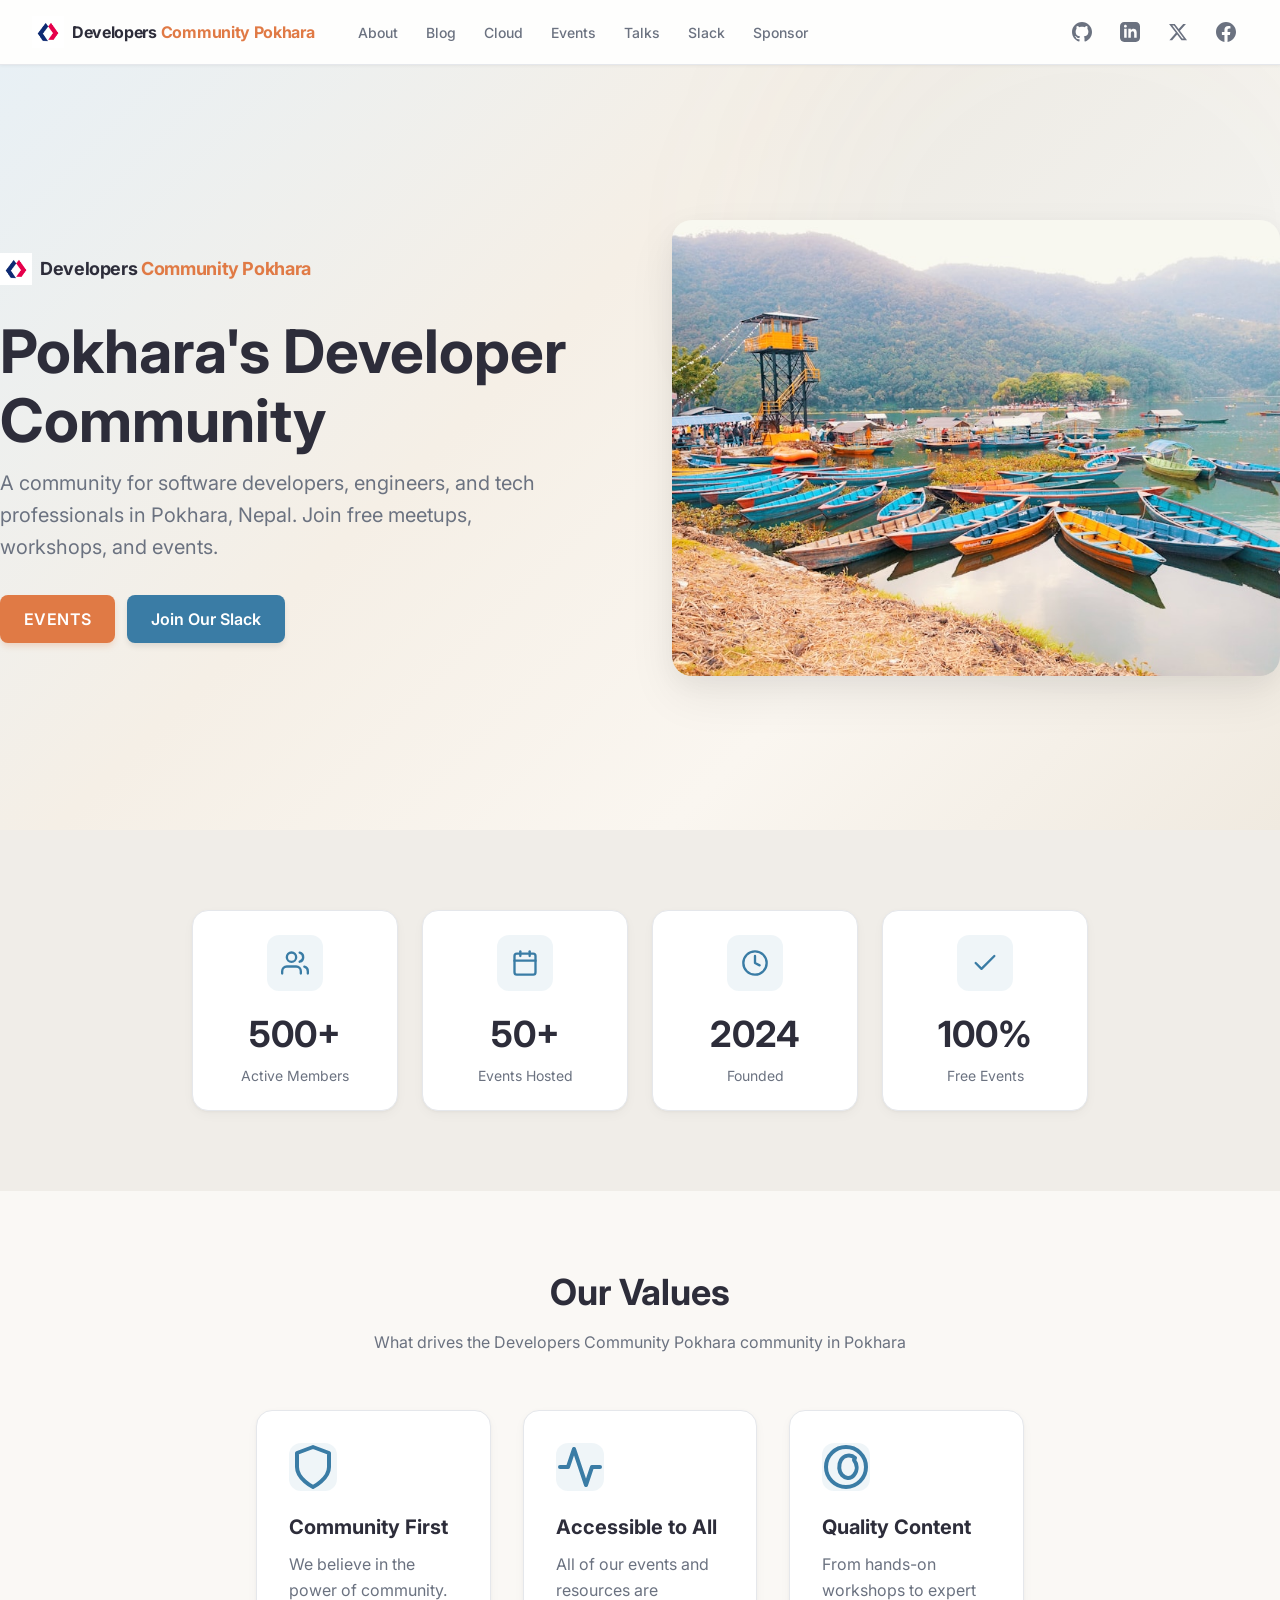
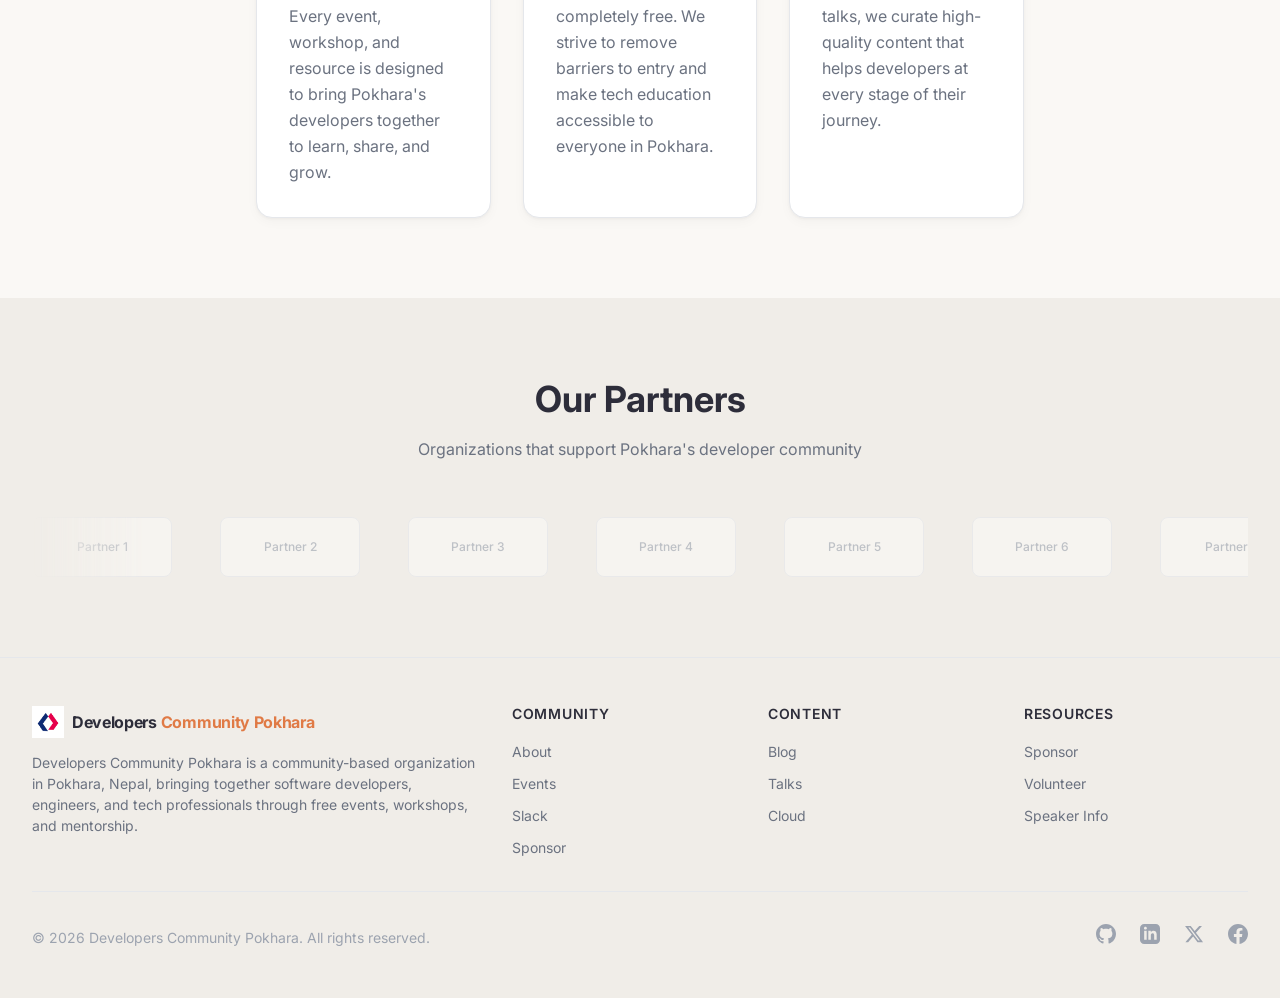
<file: index.html>
<!DOCTYPE html>
<html lang="en">
<head>
  <meta charset="utf-8" />
  <meta name="viewport" content="width=device-width, initial-scale=1" />
  <title>Developers Community Pokhara - Pokhara's Developer &amp; Tech Community</title>
  <meta name="description" content="Developers Community Pokhara is a community for software developers, engineers, and tech professionals in Pokhara, Nepal. Join free meetups, workshops, and events." />
  <link rel="preconnect" href="https://fonts.googleapis.com">
  <link rel="preconnect" href="https://fonts.gstatic.com" crossorigin>
  <link rel="preconnect" href="https://images.unsplash.com">
  <link href="https://fonts.googleapis.com/css2?family=Inter:wght@400;500;600;700&display=swap" rel="stylesheet">
  <link rel="stylesheet" href="css/style.css" />
</head>
<body>

  <!-- ===== HEADER ===== -->
  <header class="td-header td-header--sticky">
    <nav class="td-header__nav">
      <div class="td-header__inner">
        <div class="td-header__left">
          <a class="td-header__brand" href=".">
            <span class="td-logo" style="font-size:1rem;gap:0.5em;--logo-text-color:#2D2D3A">
              <span class="td-logo__icon" style="width:32px;height:32px">
                <img src="images/developers community pokhara logo.png" alt="Developers Community Pokhara" style="width:100%;height:100%;object-fit:contain" />
              </span>
              <span class="td-logo__wordmark">
                <span class="td-logo__brand">Developers</span>
                <span class="td-logo__devs">Community Pokhara</span>
              </span>
            </span>
          </a>
          <div class="td-header__desktop-links">
            <a class="td-header__link" href="about.html">About</a>
            <a class="td-header__link" href="blog.html">Blog</a>
            <a class="td-header__link" href="cloud-project.html">Cloud</a>
            <a class="td-header__link" href="events.html">Events</a>
            <a class="td-header__link" href="talks.html">Talks</a>
            <a class="td-header__link" href="https://slack.com" target="_blank" rel="noopener noreferrer">Slack</a>
            <a class="td-header__link" href="partnership.html">Sponsor</a>
          </div>
        </div>
        <div class="td-header__right">
          <div class="td-header__actions">
            <a class="td-header__link" href="https://github.com/dev-community-pokhara" target="_blank" rel="noopener noreferrer">
              <svg viewBox="0 0 24 24" fill="currentColor" class="w-5 h-5"><path d="M12 0c-6.626 0-12 5.373-12 12 0 5.302 3.438 9.8 8.207 11.387.599.111.793-.261.793-.577v-2.234c-3.338.726-4.033-1.416-4.033-1.416-.546-1.387-1.333-1.756-1.333-1.756-1.089-.745.083-.729.083-.729 1.205.084 1.839 1.237 1.839 1.237 1.07 1.834 2.807 1.304 3.492.997.107-.775.418-1.305.762-1.604-2.665-.305-5.467-1.334-5.467-5.931 0-1.311.469-2.381 1.236-3.221-.124-.303-.535-1.524.117-3.176 0 0 1.008-.322 3.301 1.23.957-.266 1.983-.399 3.003-.404 1.02.005 2.047.138 3.006.404 2.291-1.552 3.297-1.23 3.297-1.23.653 1.653.242 2.874.118 3.176.77.84 1.235 1.911 1.235 3.221 0 4.609-2.807 5.624-5.479 5.921.43.372.823 1.102.823 2.222v3.293c0 .319.192.694.801.576 4.765-1.589 8.199-6.086 8.199-11.386 0-6.627-5.373-12-12-12z"></path></svg>
            </a>
            <a class="td-header__link" href="https://www.linkedin.com/company/developers-community-pokhara" target="_blank" rel="noopener noreferrer">
              <svg viewBox="0 0 24 24" fill="currentColor" class="w-5 h-5"><path d="M19 0h-14c-2.761 0-5 2.239-5 5v14c0 2.761 2.239 5 5 5h14c2.762 0 5-2.239 5-5v-14c0-2.761-2.238-5-5-5zm-11 19h-3v-11h3v11zm-1.5-12.268c-.966 0-1.75-.79-1.75-1.764s.784-1.764 1.75-1.764 1.75.79 1.75 1.764-.783 1.764-1.75 1.764zm13.5 12.268h-3v-5.604c0-3.368-4-3.113-4 0v5.604h-3v-11h3v1.765c1.396-2.586 7-2.777 7 2.476v6.759z"></path></svg>
            </a>
            <a class="td-header__link" href="https://twitter.com" target="_blank" rel="noopener noreferrer">
              <svg viewBox="0 0 24 24" fill="currentColor" class="w-5 h-5"><path d="M18.244 2.25h3.308l-7.227 8.26 8.502 11.24H16.17l-5.214-6.817L4.99 21.75H1.68l7.73-8.835L1.254 2.25H8.08l4.713 6.231zm-1.161 17.52h1.833L7.084 4.126H5.117z"></path></svg>
            </a>
            <a class="td-header__link" href="https://www.facebook.com/groups/developerscommunityinpokhara" target="_blank" rel="noopener noreferrer">
              <svg viewBox="0 0 24 24" fill="currentColor" class="w-5 h-5"><path d="M24 12.073c0-6.627-5.373-12-12-12s-12 5.373-12 12c0 5.99 4.388 10.954 10.125 11.854v-8.385H7.078v-3.47h3.047V9.43c0-3.007 1.792-4.669 4.533-4.669 1.312 0 2.686.235 2.686.235v2.953H15.83c-1.491 0-1.956.925-1.956 1.874v2.25h3.328l-.532 3.47h-2.796v8.385C19.612 23.027 24 18.062 24 12.073z"></path></svg>
            </a>
          </div>
          <button class="td-header__hamburger" aria-label="Toggle menu" aria-expanded="false">
            <svg fill="none" viewBox="0 0 24 24" stroke="currentColor"><path stroke-linecap="round" stroke-linejoin="round" stroke-width="2" d="M4 6h16M4 12h16M4 18h16"></path></svg>
          </button>
        </div>
      </div>
      <div class="td-header__mobile-menu">
        <div class="td-header__mobile-inner">
          <a class="td-header__link" href="about.html">About</a>
          <a class="td-header__link" href="blog.html">Blog</a>
          <a class="td-header__link" href="cloud-project.html">Cloud</a>
          <a class="td-header__link" href="events.html">Events</a>
          <a class="td-header__link" href="talks.html">Talks</a>
          <a class="td-header__link" href="https://slack.com" target="_blank" rel="noopener noreferrer">Slack</a>
          <a class="td-header__link" href="partnership.html">Sponsor</a>
          <a class="td-header__link" href="https://github.com/dev-community-pokhara" target="_blank" rel="noopener noreferrer">
            <svg viewBox="0 0 24 24" fill="currentColor" class="w-5 h-5"><path d="M12 0c-6.626 0-12 5.373-12 12 0 5.302 3.438 9.8 8.207 11.387.599.111.793-.261.793-.577v-2.234c-3.338.726-4.033-1.416-4.033-1.416-.546-1.387-1.333-1.756-1.333-1.756-1.089-.745.083-.729.083-.729 1.205.084 1.839 1.237 1.839 1.237 1.07 1.834 2.807 1.304 3.492.997.107-.775.418-1.305.762-1.604-2.665-.305-5.467-1.334-5.467-5.931 0-1.311.469-2.381 1.236-3.221-.124-.303-.535-1.524.117-3.176 0 0 1.008-.322 3.301 1.23.957-.266 1.983-.399 3.003-.404 1.02.005 2.047.138 3.006.404 2.291-1.552 3.297-1.23 3.297-1.23.653 1.653.242 2.874.118 3.176.77.84 1.235 1.911 1.235 3.221 0 4.609-2.807 5.624-5.479 5.921.43.372.823 1.102.823 2.222v3.293c0 .319.192.694.801.576 4.765-1.589 8.199-6.086 8.199-11.386 0-6.627-5.373-12-12-12z"></path></svg>
          </a>
          <a class="td-header__link" href="https://www.linkedin.com/company/developers-community-pokhara" target="_blank" rel="noopener noreferrer">
            <svg viewBox="0 0 24 24" fill="currentColor" class="w-5 h-5"><path d="M19 0h-14c-2.761 0-5 2.239-5 5v14c0 2.761 2.239 5 5 5h14c2.762 0 5-2.239 5-5v-14c0-2.761-2.238-5-5-5zm-11 19h-3v-11h3v11zm-1.5-12.268c-.966 0-1.75-.79-1.75-1.764s.784-1.764 1.75-1.764 1.75.79 1.75 1.764-.783 1.764-1.75 1.764zm13.5 12.268h-3v-5.604c0-3.368-4-3.113-4 0v5.604h-3v-11h3v1.765c1.396-2.586 7-2.777 7 2.476v6.759z"></path></svg>
          </a>
          <a class="td-header__link" href="https://twitter.com" target="_blank" rel="noopener noreferrer">
            <svg viewBox="0 0 24 24" fill="currentColor" class="w-5 h-5"><path d="M18.244 2.25h3.308l-7.227 8.26 8.502 11.24H16.17l-5.214-6.817L4.99 21.75H1.68l7.73-8.835L1.254 2.25H8.08l4.713 6.231zm-1.161 17.52h1.833L7.084 4.126H5.117z"></path></svg>
          </a>
          <a class="td-header__link" href="https://www.facebook.com/groups/developerscommunityinpokhara" target="_blank" rel="noopener noreferrer">
            <svg viewBox="0 0 24 24" fill="currentColor" class="w-5 h-5"><path d="M24 12.073c0-6.627-5.373-12-12-12s-12 5.373-12 12c0 5.99 4.388 10.954 10.125 11.854v-8.385H7.078v-3.47h3.047V9.43c0-3.007 1.792-4.669 4.533-4.669 1.312 0 2.686.235 2.686.235v2.953H15.83c-1.491 0-1.956.925-1.956 1.874v2.25h3.328l-.532 3.47h-2.796v8.385C19.612 23.027 24 18.062 24 12.073z"></path></svg>
          </a>
        </div>
      </div>
    </nav>
  </header>

  <!-- ===== HERO ===== -->
  <section class="hero">
    <div class="hero__bg"></div>
    <div class="hero__glow"></div>
    <div class="container hero__content">
      <div class="hero__inner">
        <div class="hero__text-col">
          <div class="hero__text-inner">
            <div style="display:flex;align-items:center;gap:0.5rem;margin-bottom:2rem">
              <span class="td-logo__icon" style="width:32px;height:32px;display:flex">
                <img src="images/developers community pokhara logo.png" alt="Developers Community Pokhara" style="width:100%;height:100%;object-fit:contain" />
              </span>
              <span style="font-weight:700;font-size:1.125rem;letter-spacing:-0.02em">
                <span style="color:var(--text-primary)">Developers</span>
                <span style="color:var(--sunset)">Community Pokhara</span>
              </span>
            </div>
            <h1 class="hero__title">Pokhara's Developer<br>Community</h1>
            <p class="hero__subtitle">A community for software developers, engineers, and tech professionals in Pokhara, Nepal. Join free meetups, workshops, and events.</p>
            <div class="hero__actions">
              <a href="events.html" class="td-button td-button--primary td-button--md">Events</a>
              <a href="https://slack.com" target="_blank" rel="noopener noreferrer" class="td-button td-button--secondary td-button--md">Join Our Slack</a>
            </div>
          </div>
        </div>
        <div class="hero__image-col">
          <img src="images/fewa-lake-pokhara.jpg" alt="Fewa Lake, Pokhara - Colorful boats on the water" loading="lazy" />
        </div>
      </div>
    </div>
  </section>

  <!-- ===== STATS ===== -->
  <section class="section section--alt">
    <div class="container">
      <div class="stats-grid">
        <div class="stat-card">
          <div class="stat-card__icon">
            <svg viewBox="0 0 24 24" fill="none" stroke="currentColor" stroke-width="2" stroke-linecap="round" stroke-linejoin="round"><path d="M17 21v-2a4 4 0 0 0-4-4H5a4 4 0 0 0-4 4v2"></path><circle cx="9" cy="7" r="4"></circle><path d="M23 21v-2a4 4 0 0 0-3-3.87"></path><path d="M16 3.13a4 4 0 0 1 0 7.75"></path></svg>
          </div>
          <div class="stat-card__number">500+</div>
          <div class="stat-card__label">Active Members</div>
        </div>
        <div class="stat-card">
          <div class="stat-card__icon">
            <svg viewBox="0 0 24 24" fill="none" stroke="currentColor" stroke-width="2" stroke-linecap="round" stroke-linejoin="round"><path d="M8 2v4"></path><path d="M16 2v4"></path><rect x="3" y="4" width="18" height="18" rx="2"></rect><path d="M3 10h18"></path></svg>
          </div>
          <div class="stat-card__number">50+</div>
          <div class="stat-card__label">Events Hosted</div>
        </div>
        <div class="stat-card">
          <div class="stat-card__icon">
            <svg viewBox="0 0 24 24" fill="none" stroke="currentColor" stroke-width="2" stroke-linecap="round" stroke-linejoin="round"><circle cx="12" cy="12" r="10"></circle><polyline points="12 6 12 12 16 14"></polyline></svg>
          </div>
          <div class="stat-card__number">2024</div>
          <div class="stat-card__label">Founded</div>
        </div>
        <div class="stat-card">
          <div class="stat-card__icon">
            <svg viewBox="0 0 24 24" fill="none" stroke="currentColor" stroke-width="2" stroke-linecap="round" stroke-linejoin="round"><polyline points="20 6 9 17 4 12"></polyline></svg>
          </div>
          <div class="stat-card__number">100%</div>
          <div class="stat-card__label">Free Events</div>
        </div>
      </div>
    </div>
  </section>

  <!-- ===== VALUES ===== -->
  <section class="section">
    <div class="container">
      <div class="section__header text-center">
        <h2 class="section__title">Our Values</h2>
        <p class="section__subtitle">What drives the Developers Community Pokhara community in Pokhara</p>
      </div>
      <div class="features-grid">
        <div class="feature-card">
          <div class="feature-card__icon">
            <svg viewBox="0 0 24 24" fill="none" stroke="currentColor" stroke-width="2" stroke-linecap="round" stroke-linejoin="round"><path d="M12 22s8-4 8-10V5l-8-3-8 3v7c0 6 8 10 8 10z"></path></svg>
          </div>
          <h3 class="feature-card__title">Community First</h3>
          <p class="feature-card__text">We believe in the power of community. Every event, workshop, and resource is designed to bring Pokhara's developers together to learn, share, and grow.</p>
        </div>
        <div class="feature-card">
          <div class="feature-card__icon">
            <svg viewBox="0 0 24 24" fill="none" stroke="currentColor" stroke-width="2" stroke-linecap="round" stroke-linejoin="round"><path d="M22 12h-4l-3 9L9 3l-3 9H2"></path></svg>
          </div>
          <h3 class="feature-card__title">Accessible to All</h3>
          <p class="feature-card__text">All of our events and resources are completely free. We strive to remove barriers to entry and make tech education accessible to everyone in Pokhara.</p>
        </div>
        <div class="feature-card">
          <div class="feature-card__icon">
            <svg viewBox="0 0 24 24" fill="none" stroke="currentColor" stroke-width="2" stroke-linecap="round" stroke-linejoin="round"><circle cx="12" cy="12" r="10"></circle><path d="M16.5 7.5C14.5 5.5 11 6 9.5 8.5 8 11 8.5 14.5 10 16c1.5 1.5 4 2.5 6 0s1.5-5.5 0-7.5z"></path></svg>
          </div>
          <h3 class="feature-card__title">Quality Content</h3>
          <p class="feature-card__text">From hands-on workshops to expert talks, we curate high-quality content that helps developers at every stage of their journey.</p>
        </div>
      </div>
    </div>
  </section>

  <!-- ===== SPONSOR MARQUEE ===== -->
  <section class="section section--alt">
    <div class="container">
      <div class="section__header text-center">
        <h2 class="section__title">Our Partners</h2>
        <p class="section__subtitle">Organizations that support Pokhara's developer community</p>
      </div>
      <div class="td-logo-marquee td-logo-marquee--pause-on-hover" style="--marquee-speed:30s;--marquee-gap:3rem">
        <div class="td-logo-marquee__wrapper">
          <div class="td-logo-marquee__track">
            <div class="td-logo-marquee__item"><div class="td-logo-marquee__logo" style="width:140px;height:60px;background:var(--bg);border:1px solid var(--border);border-radius:0.5rem;display:flex;align-items:center;justify-content:center;color:var(--text-muted);font-size:0.75rem;font-weight:500">Partner 1</div></div>
            <div class="td-logo-marquee__item"><div class="td-logo-marquee__logo" style="width:140px;height:60px;background:var(--bg);border:1px solid var(--border);border-radius:0.5rem;display:flex;align-items:center;justify-content:center;color:var(--text-muted);font-size:0.75rem;font-weight:500">Partner 2</div></div>
            <div class="td-logo-marquee__item"><div class="td-logo-marquee__logo" style="width:140px;height:60px;background:var(--bg);border:1px solid var(--border);border-radius:0.5rem;display:flex;align-items:center;justify-content:center;color:var(--text-muted);font-size:0.75rem;font-weight:500">Partner 3</div></div>
            <div class="td-logo-marquee__item"><div class="td-logo-marquee__logo" style="width:140px;height:60px;background:var(--bg);border:1px solid var(--border);border-radius:0.5rem;display:flex;align-items:center;justify-content:center;color:var(--text-muted);font-size:0.75rem;font-weight:500">Partner 4</div></div>
            <div class="td-logo-marquee__item"><div class="td-logo-marquee__logo" style="width:140px;height:60px;background:var(--bg);border:1px solid var(--border);border-radius:0.5rem;display:flex;align-items:center;justify-content:center;color:var(--text-muted);font-size:0.75rem;font-weight:500">Partner 5</div></div>
            <div class="td-logo-marquee__item"><div class="td-logo-marquee__logo" style="width:140px;height:60px;background:var(--bg);border:1px solid var(--border);border-radius:0.5rem;display:flex;align-items:center;justify-content:center;color:var(--text-muted);font-size:0.75rem;font-weight:500">Partner 6</div></div>
          </div>
          <div class="td-logo-marquee__track">
            <div class="td-logo-marquee__item"><div class="td-logo-marquee__logo" style="width:140px;height:60px;background:var(--bg);border:1px solid var(--border);border-radius:0.5rem;display:flex;align-items:center;justify-content:center;color:var(--text-muted);font-size:0.75rem;font-weight:500">Partner 1</div></div>
            <div class="td-logo-marquee__item"><div class="td-logo-marquee__logo" style="width:140px;height:60px;background:var(--bg);border:1px solid var(--border);border-radius:0.5rem;display:flex;align-items:center;justify-content:center;color:var(--text-muted);font-size:0.75rem;font-weight:500">Partner 2</div></div>
            <div class="td-logo-marquee__item"><div class="td-logo-marquee__logo" style="width:140px;height:60px;background:var(--bg);border:1px solid var(--border);border-radius:0.5rem;display:flex;align-items:center;justify-content:center;color:var(--text-muted);font-size:0.75rem;font-weight:500">Partner 3</div></div>
            <div class="td-logo-marquee__item"><div class="td-logo-marquee__logo" style="width:140px;height:60px;background:var(--bg);border:1px solid var(--border);border-radius:0.5rem;display:flex;align-items:center;justify-content:center;color:var(--text-muted);font-size:0.75rem;font-weight:500">Partner 4</div></div>
            <div class="td-logo-marquee__item"><div class="td-logo-marquee__logo" style="width:140px;height:60px;background:var(--bg);border:1px solid var(--border);border-radius:0.5rem;display:flex;align-items:center;justify-content:center;color:var(--text-muted);font-size:0.75rem;font-weight:500">Partner 5</div></div>
            <div class="td-logo-marquee__item"><div class="td-logo-marquee__logo" style="width:140px;height:60px;background:var(--bg);border:1px solid var(--border);border-radius:0.5rem;display:flex;align-items:center;justify-content:center;color:var(--text-muted);font-size:0.75rem;font-weight:500">Partner 6</div></div>
          </div>
        </div>
      </div>
    </div>
  </section>

  <!-- ===== FOOTER ===== -->
  <footer class="td-footer">
    <div class="td-footer__container">
      <div class="td-footer__grid">
        <div>
          <span class="td-logo" style="font-size:1rem;gap:0.5em;--logo-text-color:#2D2D3A">
            <span class="td-logo__icon" style="width:32px;height:32px">
              <img src="images/developers community pokhara logo.png" alt="Developers Community Pokhara" style="width:100%;height:100%;object-fit:contain" />
            </span>
            <span class="td-logo__wordmark">
              <span class="td-logo__brand">Developers</span>
              <span class="td-logo__devs">Community Pokhara</span>
            </span>
          </span>
          <p class="td-footer__description">
            Developers Community Pokhara is a community-based organization in Pokhara, Nepal, bringing together software developers, engineers, and tech professionals through free events, workshops, and mentorship.
          </p>
        </div>
        <div class="td-footer__link-group">
          <h3>Community</h3>
          <ul>
            <li><a href="about.html">About</a></li>
            <li><a href="events.html">Events</a></li>
            <li><a href="https://slack.com" target="_blank" rel="noopener noreferrer">Slack</a></li>
            <li><a href="partnership.html">Sponsor</a></li>
          </ul>
        </div>
        <div class="td-footer__link-group">
          <h3>Content</h3>
          <ul>
            <li><a href="blog.html">Blog</a></li>
            <li><a href="talks.html">Talks</a></li>
            <li><a href="cloud-project.html">Cloud</a></li>
          </ul>
        </div>
        <div class="td-footer__link-group">
          <h3>Resources</h3>
          <ul>
            <li><a href="partnership.html">Sponsor</a></li>
            <li><a href="about.html">Volunteer</a></li>
            <li><a href="talks.html">Speaker Info</a></li>
          </ul>
        </div>
      </div>
      <div class="td-footer__bottom">
        <p class="td-footer__copyright">&copy; 2026 Developers Community Pokhara. All rights reserved.</p>
        <div class="td-footer__socials">
          <a class="td-footer__social-link" href="https://github.com/dev-community-pokhara" target="_blank" rel="noopener noreferrer" aria-label="GitHub">
            <svg viewBox="0 0 24 24" fill="currentColor"><path d="M12 0c-6.626 0-12 5.373-12 12 0 5.302 3.438 9.8 8.207 11.387.599.111.793-.261.793-.577v-2.234c-3.338.726-4.033-1.416-4.033-1.416-.546-1.387-1.333-1.756-1.333-1.756-1.089-.745.083-.729.083-.729 1.205.084 1.839 1.237 1.839 1.237 1.07 1.834 2.807 1.304 3.492.997.107-.775.418-1.305.762-1.604-2.665-.305-5.467-1.334-5.467-5.931 0-1.311.469-2.381 1.236-3.221-.124-.303-.535-1.524.117-3.176 0 0 1.008-.322 3.301 1.23.957-.266 1.983-.399 3.003-.404 1.02.005 2.047.138 3.006.404 2.291-1.552 3.297-1.23 3.297-1.23.653 1.653.242 2.874.118 3.176.77.84 1.235 1.911 1.235 3.221 0 4.609-2.807 5.624-5.479 5.921.43.372.823 1.102.823 2.222v3.293c0 .319.192.694.801.576 4.765-1.589 8.199-6.086 8.199-11.386 0-6.627-5.373-12-12-12z"></path></svg>
          </a>
          <a class="td-footer__social-link" href="https://www.linkedin.com/company/developers-community-pokhara" target="_blank" rel="noopener noreferrer" aria-label="LinkedIn">
            <svg viewBox="0 0 24 24" fill="currentColor"><path d="M19 0h-14c-2.761 0-5 2.239-5 5v14c0 2.761 2.239 5 5 5h14c2.762 0 5-2.239 5-5v-14c0-2.761-2.238-5-5-5zm-11 19h-3v-11h3v11zm-1.5-12.268c-.966 0-1.75-.79-1.75-1.764s.784-1.764 1.75-1.764 1.75.79 1.75 1.764-.783 1.764-1.75 1.764zm13.5 12.268h-3v-5.604c0-3.368-4-3.113-4 0v5.604h-3v-11h3v1.765c1.396-2.586 7-2.777 7 2.476v6.759z"></path></svg>
          </a>
          <a class="td-footer__social-link" href="https://twitter.com" target="_blank" rel="noopener noreferrer" aria-label="Twitter">
            <svg viewBox="0 0 24 24" fill="currentColor"><path d="M18.244 2.25h3.308l-7.227 8.26 8.502 11.24H16.17l-5.214-6.817L4.99 21.75H1.68l7.73-8.835L1.254 2.25H8.08l4.713 6.231zm-1.161 17.52h1.833L7.084 4.126H5.117z"></path></svg>
          </a>
          <a class="td-footer__social-link" href="https://www.facebook.com/groups/developerscommunityinpokhara" target="_blank" rel="noopener noreferrer" aria-label="Facebook">
            <svg viewBox="0 0 24 24" fill="currentColor"><path d="M24 12.073c0-6.627-5.373-12-12-12s-12 5.373-12 12c0 5.99 4.388 10.954 10.125 11.854v-8.385H7.078v-3.47h3.047V9.43c0-3.007 1.792-4.669 4.533-4.669 1.312 0 2.686.235 2.686.235v2.953H15.83c-1.491 0-1.956.925-1.956 1.874v2.25h3.328l-.532 3.47h-2.796v8.385C19.612 23.027 24 18.062 24 12.073z"></path></svg>
          </a>
        </div>
      </div>
    </div>
  </footer>

  <!-- Mobile menu toggle -->
  <script>
    document.querySelector('.td-header__hamburger')?.addEventListener('click', function() {
      const menu = document.querySelector('.td-header__mobile-menu');
      const expanded = this.getAttribute('aria-expanded') === 'true';
      this.setAttribute('aria-expanded', !expanded);
      menu.classList.toggle('td-header__mobile-menu--open');
    });
  </script>

</body>
</html>
</file>
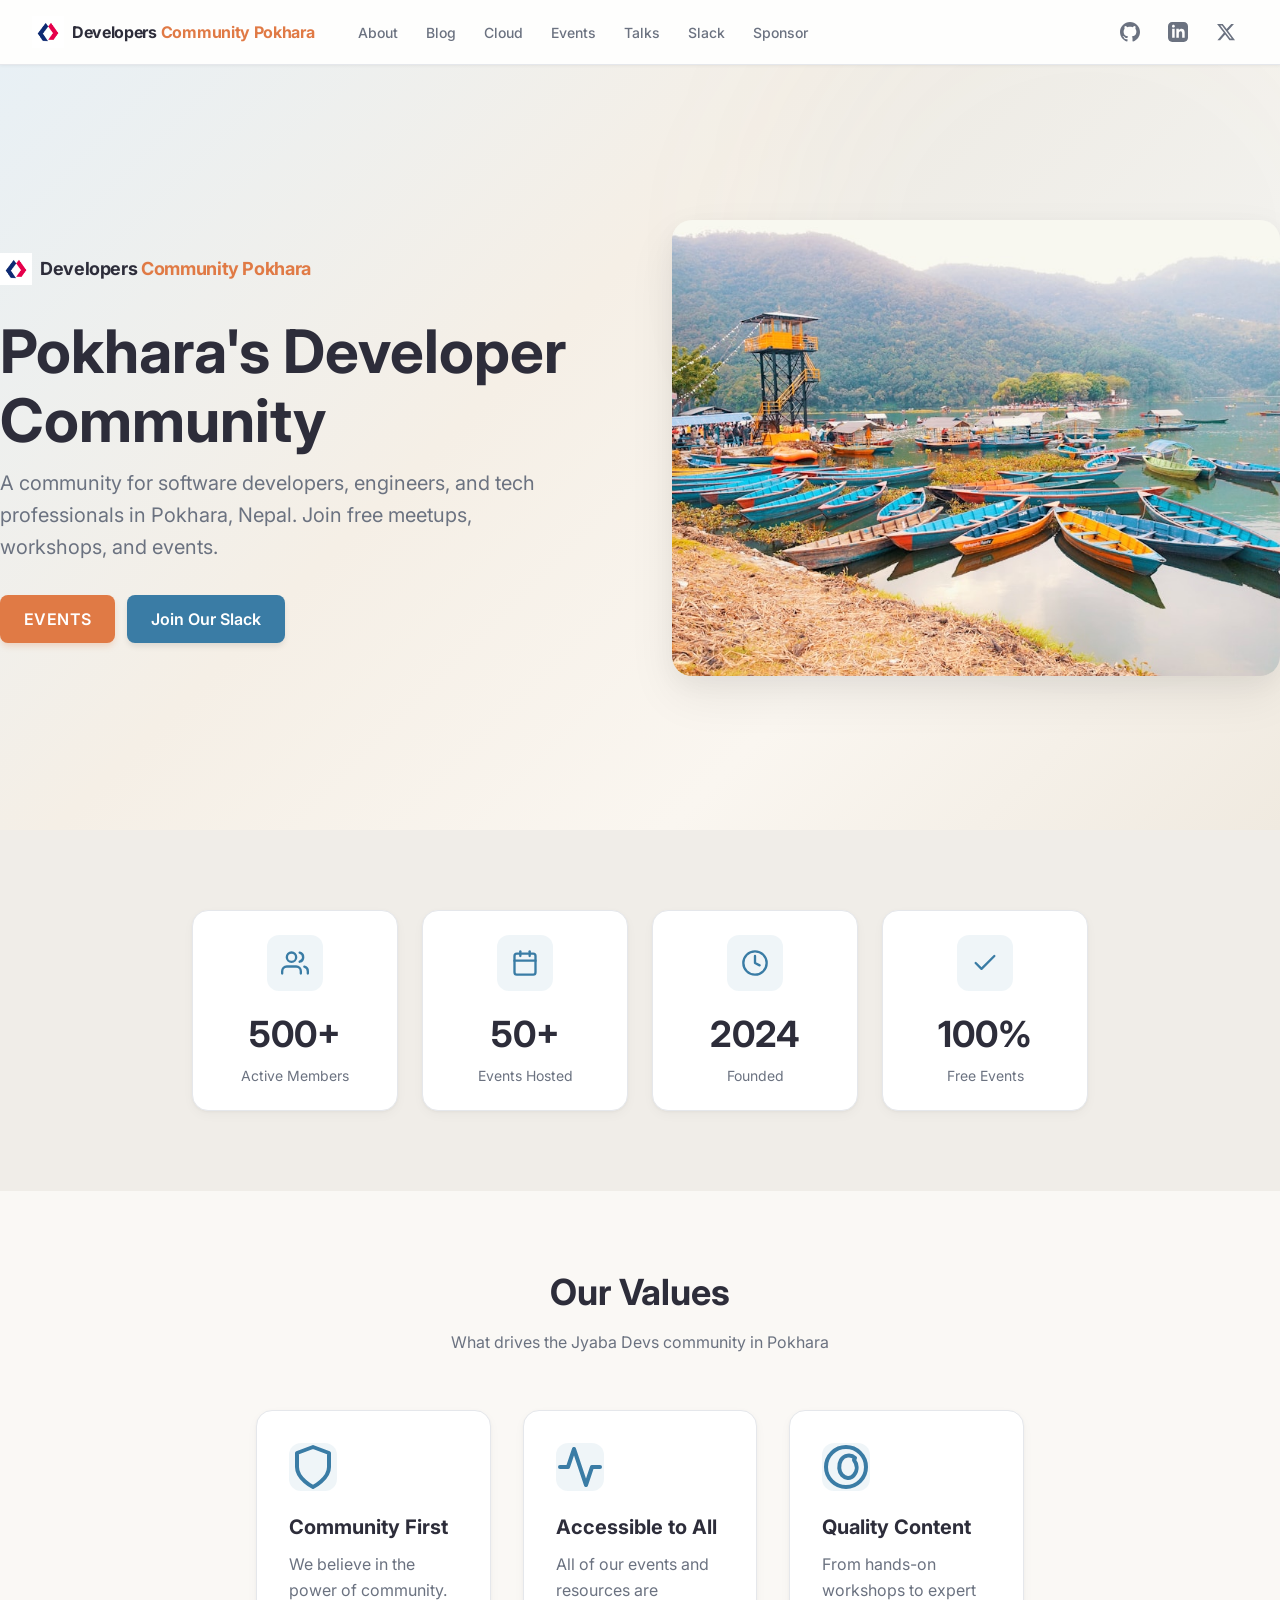
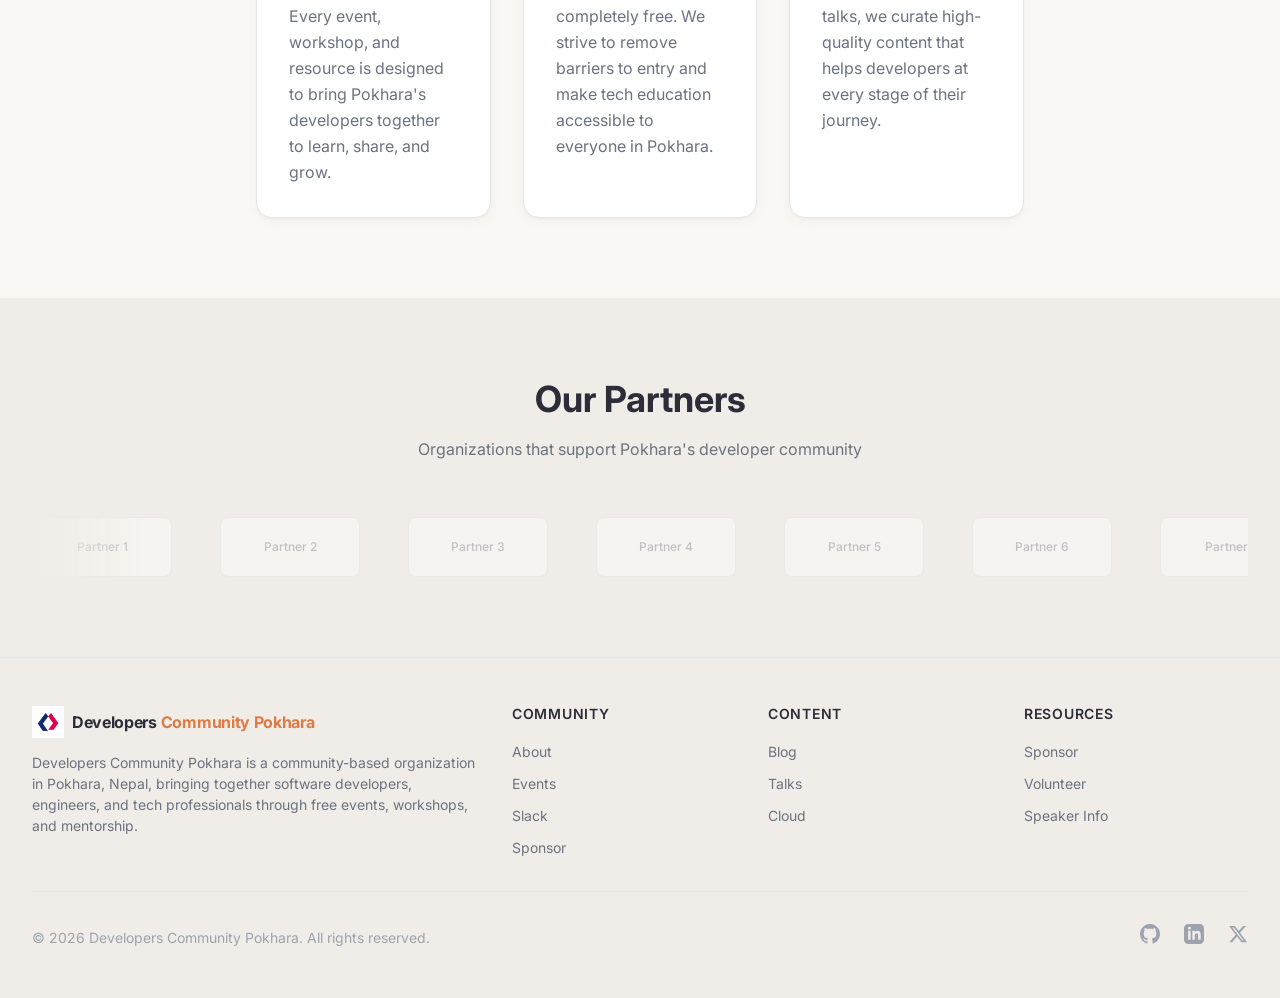
<file: jyaba-devs-site/index.html>
<!DOCTYPE html>
<html lang="en">
<head>
  <meta charset="utf-8" />
  <meta name="viewport" content="width=device-width, initial-scale=1" />
  <title>Jyaba Devs - Pokhara's Developer &amp; Tech Community</title>
  <meta name="description" content="Jyaba Devs is a community for software developers, engineers, and tech professionals in Pokhara, Nepal. Join free meetups, workshops, and events." />
  <link rel="preconnect" href="https://fonts.googleapis.com">
  <link rel="preconnect" href="https://fonts.gstatic.com" crossorigin>
  <link rel="preconnect" href="https://images.unsplash.com">
  <link href="https://fonts.googleapis.com/css2?family=Inter:wght@400;500;600;700&display=swap" rel="stylesheet">
  <link rel="stylesheet" href="css/style.css" />
</head>
<body>

  <!-- ===== HEADER ===== -->
  <header class="td-header td-header--sticky">
    <nav class="td-header__nav">
      <div class="td-header__inner">
        <div class="td-header__left">
          <a class="td-header__brand" href="/">
            <span class="td-logo" style="font-size:1rem;gap:0.5em;--logo-text-color:#2D2D3A">
              <span class="td-logo__icon" style="width:32px;height:32px">
                <img src="images/developers community pokhara logo.png" alt="Developers Community Pokhara" style="width:100%;height:100%;object-fit:contain" />
              </span>
              <span class="td-logo__wordmark">
                <span class="td-logo__brand">Developers</span>
                <span class="td-logo__devs">Community Pokhara</span>
              </span>
            </span>
          </a>
          <div class="td-header__desktop-links">
            <a class="td-header__link" href="/about.html">About</a>
            <a class="td-header__link" href="/blog.html">Blog</a>
            <a class="td-header__link" href="/cloud-project.html">Cloud</a>
            <a class="td-header__link" href="/events.html">Events</a>
            <a class="td-header__link" href="/talks.html">Talks</a>
            <a class="td-header__link" href="https://slack.com" target="_blank" rel="noopener noreferrer">Slack</a>
            <a class="td-header__link" href="/partnership.html">Sponsor</a>
          </div>
        </div>
        <div class="td-header__right">
          <div class="td-header__actions">
            <a class="td-header__link" href="https://github.com" target="_blank" rel="noopener noreferrer">
              <svg viewBox="0 0 24 24" fill="currentColor" class="w-5 h-5"><path d="M12 0c-6.626 0-12 5.373-12 12 0 5.302 3.438 9.8 8.207 11.387.599.111.793-.261.793-.577v-2.234c-3.338.726-4.033-1.416-4.033-1.416-.546-1.387-1.333-1.756-1.333-1.756-1.089-.745.083-.729.083-.729 1.205.084 1.839 1.237 1.839 1.237 1.07 1.834 2.807 1.304 3.492.997.107-.775.418-1.305.762-1.604-2.665-.305-5.467-1.334-5.467-5.931 0-1.311.469-2.381 1.236-3.221-.124-.303-.535-1.524.117-3.176 0 0 1.008-.322 3.301 1.23.957-.266 1.983-.399 3.003-.404 1.02.005 2.047.138 3.006.404 2.291-1.552 3.297-1.23 3.297-1.23.653 1.653.242 2.874.118 3.176.77.84 1.235 1.911 1.235 3.221 0 4.609-2.807 5.624-5.479 5.921.43.372.823 1.102.823 2.222v3.293c0 .319.192.694.801.576 4.765-1.589 8.199-6.086 8.199-11.386 0-6.627-5.373-12-12-12z"></path></svg>
            </a>
            <a class="td-header__link" href="https://linkedin.com" target="_blank" rel="noopener noreferrer">
              <svg viewBox="0 0 24 24" fill="currentColor" class="w-5 h-5"><path d="M19 0h-14c-2.761 0-5 2.239-5 5v14c0 2.761 2.239 5 5 5h14c2.762 0 5-2.239 5-5v-14c0-2.761-2.238-5-5-5zm-11 19h-3v-11h3v11zm-1.5-12.268c-.966 0-1.75-.79-1.75-1.764s.784-1.764 1.75-1.764 1.75.79 1.75 1.764-.783 1.764-1.75 1.764zm13.5 12.268h-3v-5.604c0-3.368-4-3.113-4 0v5.604h-3v-11h3v1.765c1.396-2.586 7-2.777 7 2.476v6.759z"></path></svg>
            </a>
            <a class="td-header__link" href="https://twitter.com" target="_blank" rel="noopener noreferrer">
              <svg viewBox="0 0 24 24" fill="currentColor" class="w-5 h-5"><path d="M18.244 2.25h3.308l-7.227 8.26 8.502 11.24H16.17l-5.214-6.817L4.99 21.75H1.68l7.73-8.835L1.254 2.25H8.08l4.713 6.231zm-1.161 17.52h1.833L7.084 4.126H5.117z"></path></svg>
            </a>
          </div>
          <button class="td-header__hamburger" aria-label="Toggle menu" aria-expanded="false">
            <svg fill="none" viewBox="0 0 24 24" stroke="currentColor"><path stroke-linecap="round" stroke-linejoin="round" stroke-width="2" d="M4 6h16M4 12h16M4 18h16"></path></svg>
          </button>
        </div>
      </div>
      <div class="td-header__mobile-menu">
        <div class="td-header__mobile-inner">
          <a class="td-header__link" href="/about.html">About</a>
          <a class="td-header__link" href="/blog.html">Blog</a>
          <a class="td-header__link" href="/cloud-project.html">Cloud</a>
          <a class="td-header__link" href="/events.html">Events</a>
          <a class="td-header__link" href="/talks.html">Talks</a>
          <a class="td-header__link" href="https://slack.com" target="_blank" rel="noopener noreferrer">Slack</a>
          <a class="td-header__link" href="/partnership.html">Sponsor</a>
          <a class="td-header__link" href="https://github.com" target="_blank" rel="noopener noreferrer">
            <svg viewBox="0 0 24 24" fill="currentColor" class="w-5 h-5"><path d="M12 0c-6.626 0-12 5.373-12 12 0 5.302 3.438 9.8 8.207 11.387.599.111.793-.261.793-.577v-2.234c-3.338.726-4.033-1.416-4.033-1.416-.546-1.387-1.333-1.756-1.333-1.756-1.089-.745.083-.729.083-.729 1.205.084 1.839 1.237 1.839 1.237 1.07 1.834 2.807 1.304 3.492.997.107-.775.418-1.305.762-1.604-2.665-.305-5.467-1.334-5.467-5.931 0-1.311.469-2.381 1.236-3.221-.124-.303-.535-1.524.117-3.176 0 0 1.008-.322 3.301 1.23.957-.266 1.983-.399 3.003-.404 1.02.005 2.047.138 3.006.404 2.291-1.552 3.297-1.23 3.297-1.23.653 1.653.242 2.874.118 3.176.77.84 1.235 1.911 1.235 3.221 0 4.609-2.807 5.624-5.479 5.921.43.372.823 1.102.823 2.222v3.293c0 .319.192.694.801.576 4.765-1.589 8.199-6.086 8.199-11.386 0-6.627-5.373-12-12-12z"></path></svg>
          </a>
          <a class="td-header__link" href="https://linkedin.com" target="_blank" rel="noopener noreferrer">
            <svg viewBox="0 0 24 24" fill="currentColor" class="w-5 h-5"><path d="M19 0h-14c-2.761 0-5 2.239-5 5v14c0 2.761 2.239 5 5 5h14c2.762 0 5-2.239 5-5v-14c0-2.761-2.238-5-5-5zm-11 19h-3v-11h3v11zm-1.5-12.268c-.966 0-1.75-.79-1.75-1.764s.784-1.764 1.75-1.764 1.75.79 1.75 1.764-.783 1.764-1.75 1.764zm13.5 12.268h-3v-5.604c0-3.368-4-3.113-4 0v5.604h-3v-11h3v1.765c1.396-2.586 7-2.777 7 2.476v6.759z"></path></svg>
          </a>
          <a class="td-header__link" href="https://twitter.com" target="_blank" rel="noopener noreferrer">
            <svg viewBox="0 0 24 24" fill="currentColor" class="w-5 h-5"><path d="M18.244 2.25h3.308l-7.227 8.26 8.502 11.24H16.17l-5.214-6.817L4.99 21.75H1.68l7.73-8.835L1.254 2.25H8.08l4.713 6.231zm-1.161 17.52h1.833L7.084 4.126H5.117z"></path></svg>
          </a>
        </div>
      </div>
    </nav>
  </header>

  <!-- ===== HERO ===== -->
  <section class="hero">
    <div class="hero__bg"></div>
    <div class="hero__glow"></div>
    <div class="container hero__content">
      <div class="hero__inner">
        <div class="hero__text-col">
          <div class="hero__text-inner">
            <div style="display:flex;align-items:center;gap:0.5rem;margin-bottom:2rem">
              <span class="td-logo__icon" style="width:32px;height:32px;display:flex">
                <img src="images/developers community pokhara logo.png" alt="Developers Community Pokhara" style="width:100%;height:100%;object-fit:contain" />
              </span>
              <span style="font-weight:700;font-size:1.125rem;letter-spacing:-0.02em">
                <span style="color:var(--text-primary)">Developers</span>
                <span style="color:var(--sunset)">Community Pokhara</span>
              </span>
            </div>
            <h1 class="hero__title">Pokhara's Developer<br>Community</h1>
            <p class="hero__subtitle">A community for software developers, engineers, and tech professionals in Pokhara, Nepal. Join free meetups, workshops, and events.</p>
            <div class="hero__actions">
              <a href="/events.html" class="td-button td-button--primary td-button--md">Events</a>
              <a href="https://slack.com" target="_blank" rel="noopener noreferrer" class="td-button td-button--secondary td-button--md">Join Our Slack</a>
            </div>
          </div>
        </div>
        <div class="hero__image-col">
          <img src="images/fewa-lake-pokhara.jpg" alt="Fewa Lake, Pokhara - Colorful boats on the water" loading="lazy" />
        </div>
      </div>
    </div>
  </section>

  <!-- ===== STATS ===== -->
  <section class="section section--alt">
    <div class="container">
      <div class="stats-grid">
        <div class="stat-card">
          <div class="stat-card__icon">
            <svg viewBox="0 0 24 24" fill="none" stroke="currentColor" stroke-width="2" stroke-linecap="round" stroke-linejoin="round"><path d="M17 21v-2a4 4 0 0 0-4-4H5a4 4 0 0 0-4 4v2"></path><circle cx="9" cy="7" r="4"></circle><path d="M23 21v-2a4 4 0 0 0-3-3.87"></path><path d="M16 3.13a4 4 0 0 1 0 7.75"></path></svg>
          </div>
          <div class="stat-card__number">500+</div>
          <div class="stat-card__label">Active Members</div>
        </div>
        <div class="stat-card">
          <div class="stat-card__icon">
            <svg viewBox="0 0 24 24" fill="none" stroke="currentColor" stroke-width="2" stroke-linecap="round" stroke-linejoin="round"><path d="M8 2v4"></path><path d="M16 2v4"></path><rect x="3" y="4" width="18" height="18" rx="2"></rect><path d="M3 10h18"></path></svg>
          </div>
          <div class="stat-card__number">50+</div>
          <div class="stat-card__label">Events Hosted</div>
        </div>
        <div class="stat-card">
          <div class="stat-card__icon">
            <svg viewBox="0 0 24 24" fill="none" stroke="currentColor" stroke-width="2" stroke-linecap="round" stroke-linejoin="round"><circle cx="12" cy="12" r="10"></circle><polyline points="12 6 12 12 16 14"></polyline></svg>
          </div>
          <div class="stat-card__number">2024</div>
          <div class="stat-card__label">Founded</div>
        </div>
        <div class="stat-card">
          <div class="stat-card__icon">
            <svg viewBox="0 0 24 24" fill="none" stroke="currentColor" stroke-width="2" stroke-linecap="round" stroke-linejoin="round"><polyline points="20 6 9 17 4 12"></polyline></svg>
          </div>
          <div class="stat-card__number">100%</div>
          <div class="stat-card__label">Free Events</div>
        </div>
      </div>
    </div>
  </section>

  <!-- ===== VALUES ===== -->
  <section class="section">
    <div class="container">
      <div class="section__header text-center">
        <h2 class="section__title">Our Values</h2>
        <p class="section__subtitle">What drives the Jyaba Devs community in Pokhara</p>
      </div>
      <div class="features-grid">
        <div class="feature-card">
          <div class="feature-card__icon">
            <svg viewBox="0 0 24 24" fill="none" stroke="currentColor" stroke-width="2" stroke-linecap="round" stroke-linejoin="round"><path d="M12 22s8-4 8-10V5l-8-3-8 3v7c0 6 8 10 8 10z"></path></svg>
          </div>
          <h3 class="feature-card__title">Community First</h3>
          <p class="feature-card__text">We believe in the power of community. Every event, workshop, and resource is designed to bring Pokhara's developers together to learn, share, and grow.</p>
        </div>
        <div class="feature-card">
          <div class="feature-card__icon">
            <svg viewBox="0 0 24 24" fill="none" stroke="currentColor" stroke-width="2" stroke-linecap="round" stroke-linejoin="round"><path d="M22 12h-4l-3 9L9 3l-3 9H2"></path></svg>
          </div>
          <h3 class="feature-card__title">Accessible to All</h3>
          <p class="feature-card__text">All of our events and resources are completely free. We strive to remove barriers to entry and make tech education accessible to everyone in Pokhara.</p>
        </div>
        <div class="feature-card">
          <div class="feature-card__icon">
            <svg viewBox="0 0 24 24" fill="none" stroke="currentColor" stroke-width="2" stroke-linecap="round" stroke-linejoin="round"><circle cx="12" cy="12" r="10"></circle><path d="M16.5 7.5C14.5 5.5 11 6 9.5 8.5 8 11 8.5 14.5 10 16c1.5 1.5 4 2.5 6 0s1.5-5.5 0-7.5z"></path></svg>
          </div>
          <h3 class="feature-card__title">Quality Content</h3>
          <p class="feature-card__text">From hands-on workshops to expert talks, we curate high-quality content that helps developers at every stage of their journey.</p>
        </div>
      </div>
    </div>
  </section>

  <!-- ===== SPONSOR MARQUEE ===== -->
  <section class="section section--alt">
    <div class="container">
      <div class="section__header text-center">
        <h2 class="section__title">Our Partners</h2>
        <p class="section__subtitle">Organizations that support Pokhara's developer community</p>
      </div>
      <div class="td-logo-marquee td-logo-marquee--pause-on-hover" style="--marquee-speed:30s;--marquee-gap:3rem">
        <div class="td-logo-marquee__wrapper">
          <div class="td-logo-marquee__track">
            <div class="td-logo-marquee__item"><div class="td-logo-marquee__logo" style="width:140px;height:60px;background:var(--bg);border:1px solid var(--border);border-radius:0.5rem;display:flex;align-items:center;justify-content:center;color:var(--text-muted);font-size:0.75rem;font-weight:500">Partner 1</div></div>
            <div class="td-logo-marquee__item"><div class="td-logo-marquee__logo" style="width:140px;height:60px;background:var(--bg);border:1px solid var(--border);border-radius:0.5rem;display:flex;align-items:center;justify-content:center;color:var(--text-muted);font-size:0.75rem;font-weight:500">Partner 2</div></div>
            <div class="td-logo-marquee__item"><div class="td-logo-marquee__logo" style="width:140px;height:60px;background:var(--bg);border:1px solid var(--border);border-radius:0.5rem;display:flex;align-items:center;justify-content:center;color:var(--text-muted);font-size:0.75rem;font-weight:500">Partner 3</div></div>
            <div class="td-logo-marquee__item"><div class="td-logo-marquee__logo" style="width:140px;height:60px;background:var(--bg);border:1px solid var(--border);border-radius:0.5rem;display:flex;align-items:center;justify-content:center;color:var(--text-muted);font-size:0.75rem;font-weight:500">Partner 4</div></div>
            <div class="td-logo-marquee__item"><div class="td-logo-marquee__logo" style="width:140px;height:60px;background:var(--bg);border:1px solid var(--border);border-radius:0.5rem;display:flex;align-items:center;justify-content:center;color:var(--text-muted);font-size:0.75rem;font-weight:500">Partner 5</div></div>
            <div class="td-logo-marquee__item"><div class="td-logo-marquee__logo" style="width:140px;height:60px;background:var(--bg);border:1px solid var(--border);border-radius:0.5rem;display:flex;align-items:center;justify-content:center;color:var(--text-muted);font-size:0.75rem;font-weight:500">Partner 6</div></div>
          </div>
          <div class="td-logo-marquee__track">
            <div class="td-logo-marquee__item"><div class="td-logo-marquee__logo" style="width:140px;height:60px;background:var(--bg);border:1px solid var(--border);border-radius:0.5rem;display:flex;align-items:center;justify-content:center;color:var(--text-muted);font-size:0.75rem;font-weight:500">Partner 1</div></div>
            <div class="td-logo-marquee__item"><div class="td-logo-marquee__logo" style="width:140px;height:60px;background:var(--bg);border:1px solid var(--border);border-radius:0.5rem;display:flex;align-items:center;justify-content:center;color:var(--text-muted);font-size:0.75rem;font-weight:500">Partner 2</div></div>
            <div class="td-logo-marquee__item"><div class="td-logo-marquee__logo" style="width:140px;height:60px;background:var(--bg);border:1px solid var(--border);border-radius:0.5rem;display:flex;align-items:center;justify-content:center;color:var(--text-muted);font-size:0.75rem;font-weight:500">Partner 3</div></div>
            <div class="td-logo-marquee__item"><div class="td-logo-marquee__logo" style="width:140px;height:60px;background:var(--bg);border:1px solid var(--border);border-radius:0.5rem;display:flex;align-items:center;justify-content:center;color:var(--text-muted);font-size:0.75rem;font-weight:500">Partner 4</div></div>
            <div class="td-logo-marquee__item"><div class="td-logo-marquee__logo" style="width:140px;height:60px;background:var(--bg);border:1px solid var(--border);border-radius:0.5rem;display:flex;align-items:center;justify-content:center;color:var(--text-muted);font-size:0.75rem;font-weight:500">Partner 5</div></div>
            <div class="td-logo-marquee__item"><div class="td-logo-marquee__logo" style="width:140px;height:60px;background:var(--bg);border:1px solid var(--border);border-radius:0.5rem;display:flex;align-items:center;justify-content:center;color:var(--text-muted);font-size:0.75rem;font-weight:500">Partner 6</div></div>
          </div>
        </div>
      </div>
    </div>
  </section>

  <!-- ===== FOOTER ===== -->
  <footer class="td-footer">
    <div class="td-footer__container">
      <div class="td-footer__grid">
        <div>
          <span class="td-logo" style="font-size:1rem;gap:0.5em;--logo-text-color:#2D2D3A">
            <span class="td-logo__icon" style="width:32px;height:32px">
              <img src="images/developers community pokhara logo.png" alt="Developers Community Pokhara" style="width:100%;height:100%;object-fit:contain" />
            </span>
            <span class="td-logo__wordmark">
              <span class="td-logo__brand">Developers</span>
              <span class="td-logo__devs">Community Pokhara</span>
            </span>
          </span>
          <p class="td-footer__description">
            Developers Community Pokhara is a community-based organization in Pokhara, Nepal, bringing together software developers, engineers, and tech professionals through free events, workshops, and mentorship.
          </p>
        </div>
        <div class="td-footer__link-group">
          <h3>Community</h3>
          <ul>
            <li><a href="/about.html">About</a></li>
            <li><a href="/events.html">Events</a></li>
            <li><a href="https://slack.com" target="_blank" rel="noopener noreferrer">Slack</a></li>
            <li><a href="/partnership.html">Sponsor</a></li>
          </ul>
        </div>
        <div class="td-footer__link-group">
          <h3>Content</h3>
          <ul>
            <li><a href="/blog.html">Blog</a></li>
            <li><a href="/talks.html">Talks</a></li>
            <li><a href="/cloud-project.html">Cloud</a></li>
          </ul>
        </div>
        <div class="td-footer__link-group">
          <h3>Resources</h3>
          <ul>
            <li><a href="/partnership.html">Sponsor</a></li>
            <li><a href="/about.html">Volunteer</a></li>
            <li><a href="/talks.html">Speaker Info</a></li>
          </ul>
        </div>
      </div>
      <div class="td-footer__bottom">
        <p class="td-footer__copyright">&copy; 2026 Developers Community Pokhara. All rights reserved.</p>
        <div class="td-footer__socials">
          <a class="td-footer__social-link" href="https://github.com" target="_blank" rel="noopener noreferrer" aria-label="GitHub">
            <svg viewBox="0 0 24 24" fill="currentColor"><path d="M12 0c-6.626 0-12 5.373-12 12 0 5.302 3.438 9.8 8.207 11.387.599.111.793-.261.793-.577v-2.234c-3.338.726-4.033-1.416-4.033-1.416-.546-1.387-1.333-1.756-1.333-1.756-1.089-.745.083-.729.083-.729 1.205.084 1.839 1.237 1.839 1.237 1.07 1.834 2.807 1.304 3.492.997.107-.775.418-1.305.762-1.604-2.665-.305-5.467-1.334-5.467-5.931 0-1.311.469-2.381 1.236-3.221-.124-.303-.535-1.524.117-3.176 0 0 1.008-.322 3.301 1.23.957-.266 1.983-.399 3.003-.404 1.02.005 2.047.138 3.006.404 2.291-1.552 3.297-1.23 3.297-1.23.653 1.653.242 2.874.118 3.176.77.84 1.235 1.911 1.235 3.221 0 4.609-2.807 5.624-5.479 5.921.43.372.823 1.102.823 2.222v3.293c0 .319.192.694.801.576 4.765-1.589 8.199-6.086 8.199-11.386 0-6.627-5.373-12-12-12z"></path></svg>
          </a>
          <a class="td-footer__social-link" href="https://linkedin.com" target="_blank" rel="noopener noreferrer" aria-label="LinkedIn">
            <svg viewBox="0 0 24 24" fill="currentColor"><path d="M19 0h-14c-2.761 0-5 2.239-5 5v14c0 2.761 2.239 5 5 5h14c2.762 0 5-2.239 5-5v-14c0-2.761-2.238-5-5-5zm-11 19h-3v-11h3v11zm-1.5-12.268c-.966 0-1.75-.79-1.75-1.764s.784-1.764 1.75-1.764 1.75.79 1.75 1.764-.783 1.764-1.75 1.764zm13.5 12.268h-3v-5.604c0-3.368-4-3.113-4 0v5.604h-3v-11h3v1.765c1.396-2.586 7-2.777 7 2.476v6.759z"></path></svg>
          </a>
          <a class="td-footer__social-link" href="https://twitter.com" target="_blank" rel="noopener noreferrer" aria-label="Twitter">
            <svg viewBox="0 0 24 24" fill="currentColor"><path d="M18.244 2.25h3.308l-7.227 8.26 8.502 11.24H16.17l-5.214-6.817L4.99 21.75H1.68l7.73-8.835L1.254 2.25H8.08l4.713 6.231zm-1.161 17.52h1.833L7.084 4.126H5.117z"></path></svg>
          </a>
        </div>
      </div>
    </div>
  </footer>

  <!-- Mobile menu toggle -->
  <script>
    document.querySelector('.td-header__hamburger')?.addEventListener('click', function() {
      const menu = document.querySelector('.td-header__mobile-menu');
      const expanded = this.getAttribute('aria-expanded') === 'true';
      this.setAttribute('aria-expanded', !expanded);
      menu.classList.toggle('td-header__mobile-menu--open');
    });
  </script>

</body>
</html>
</file>
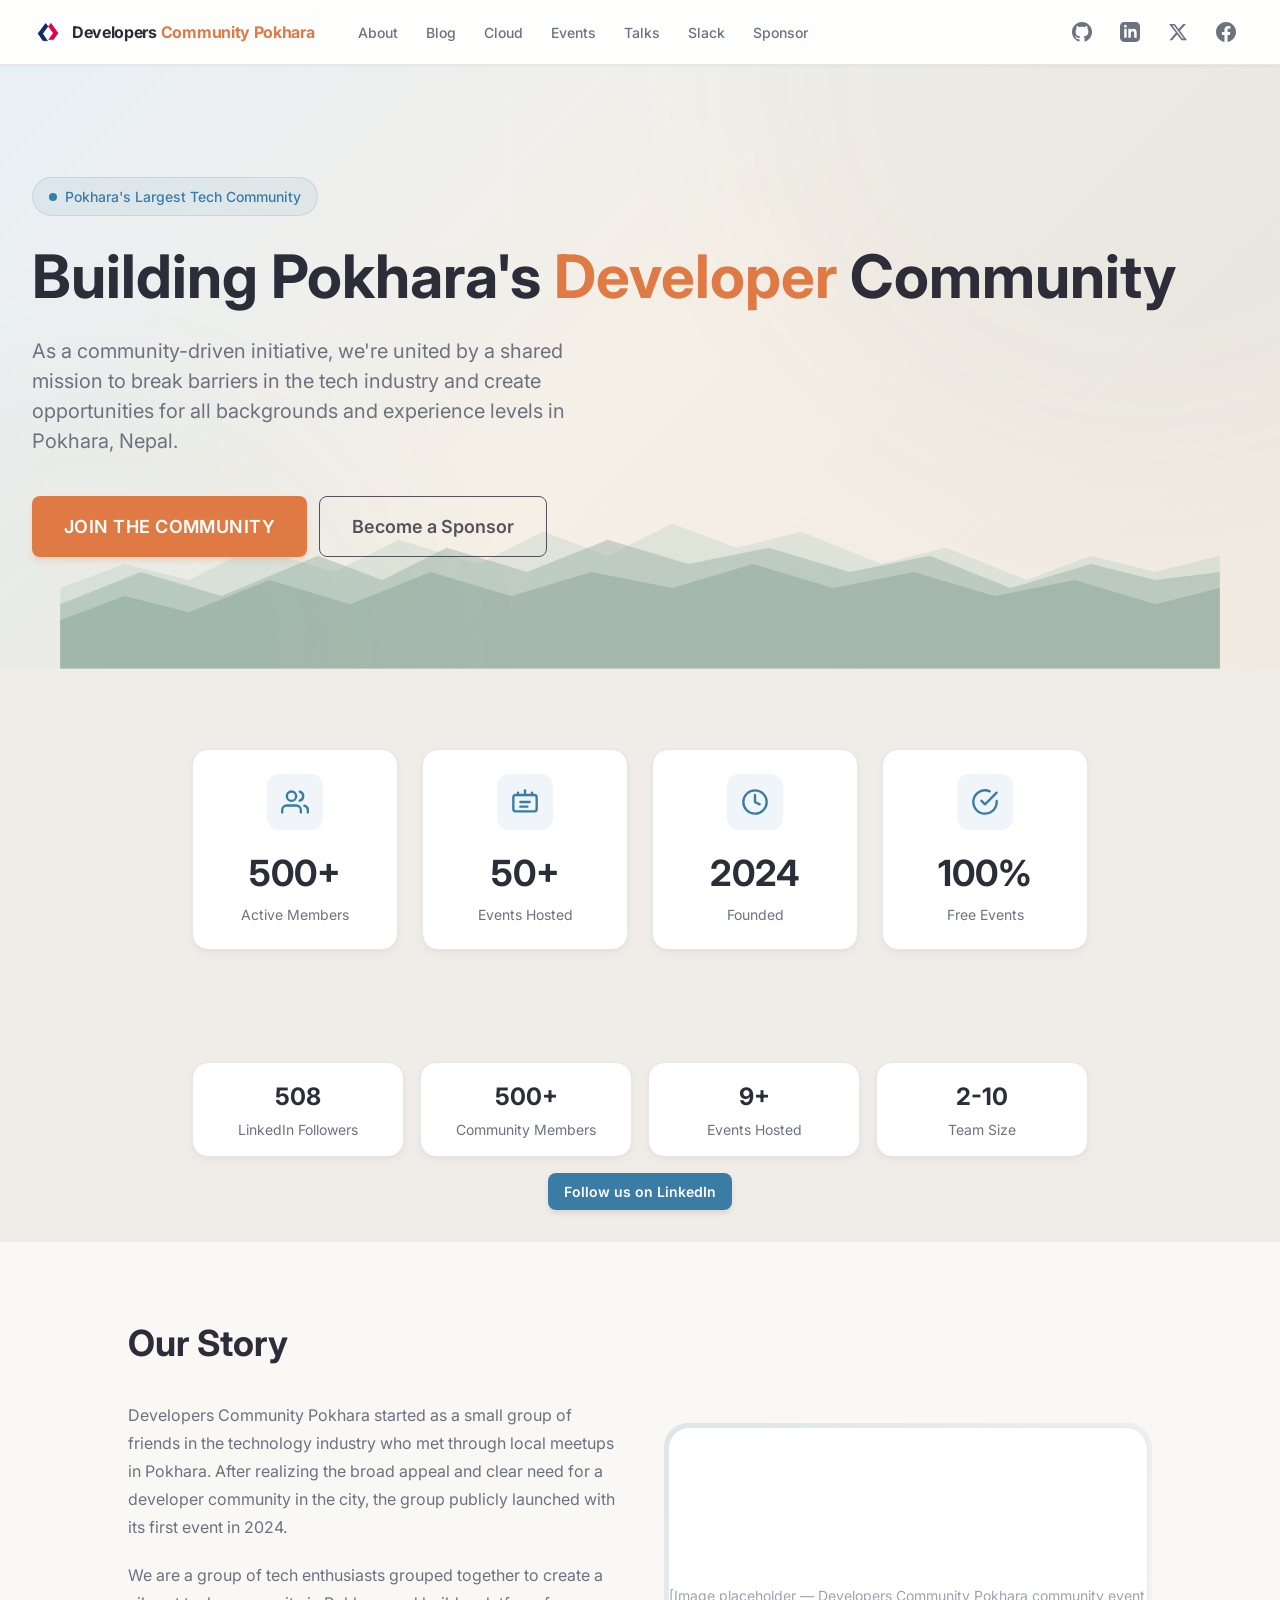
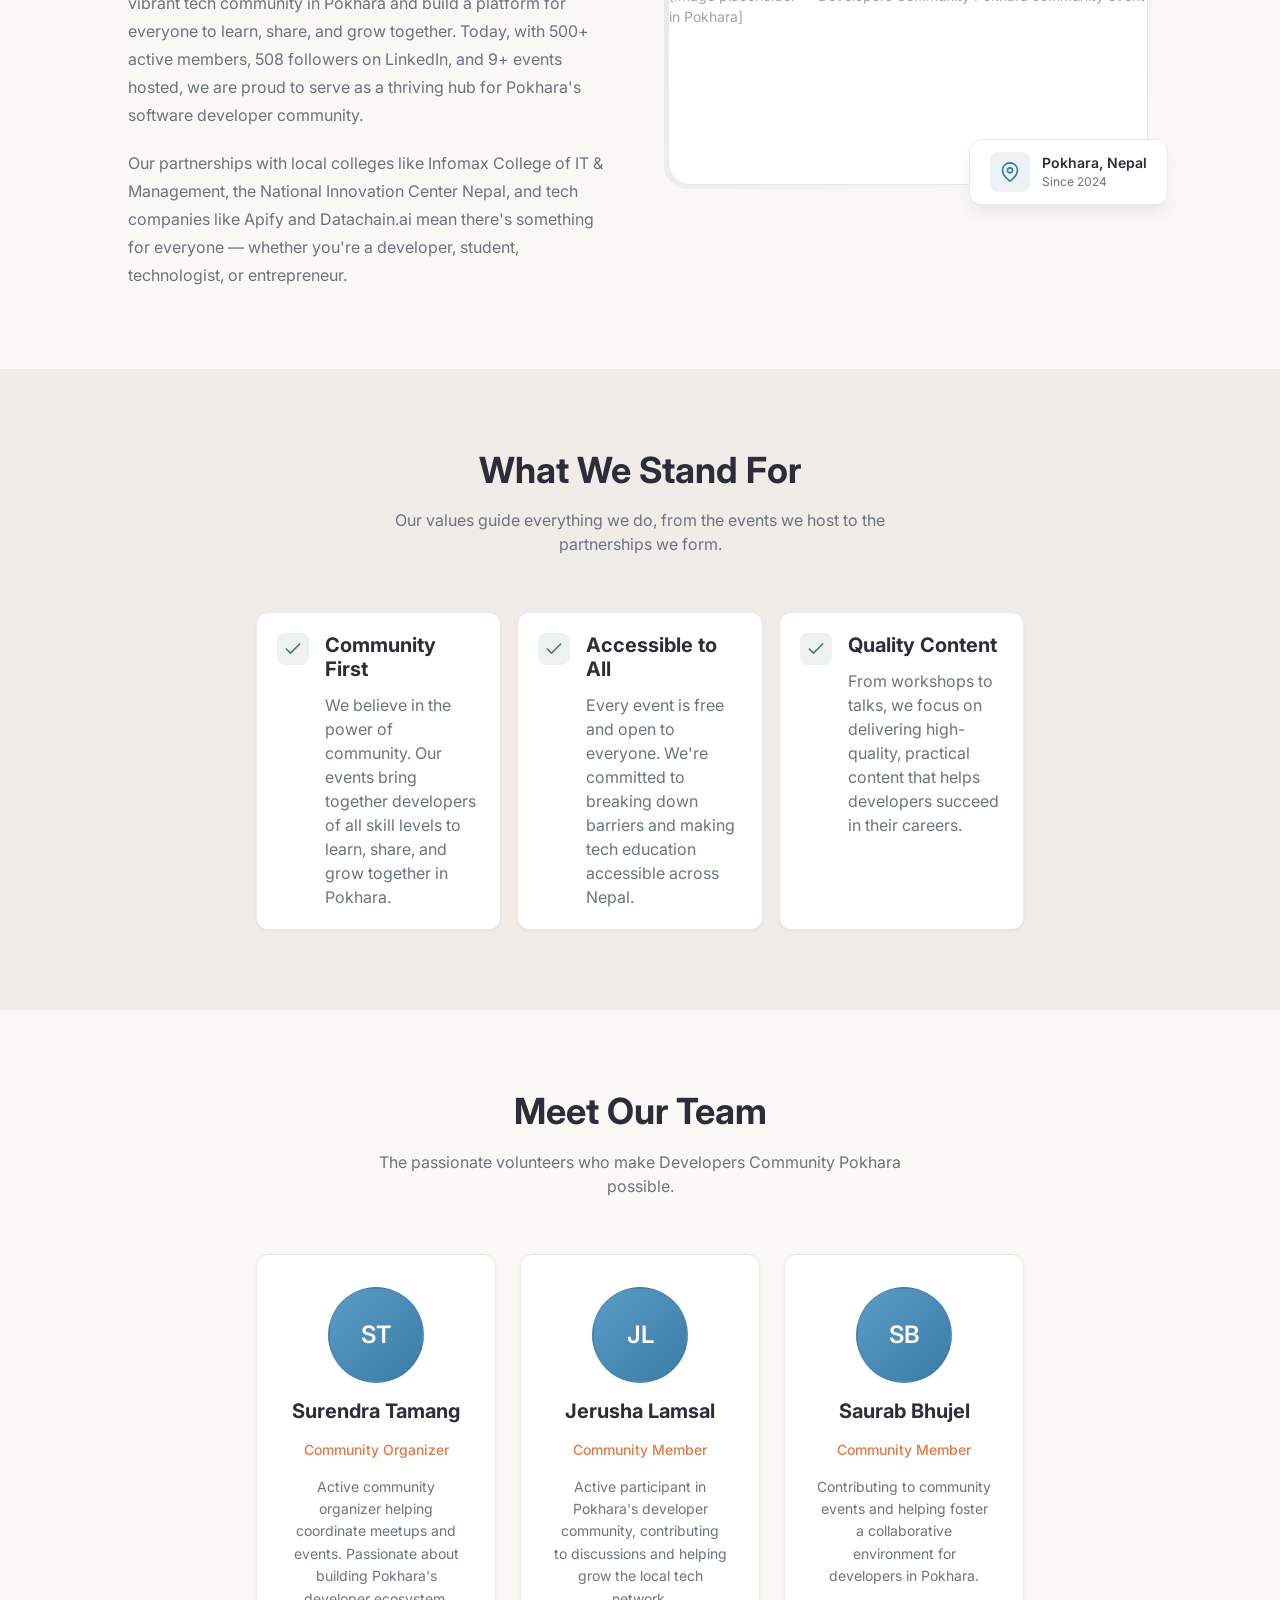
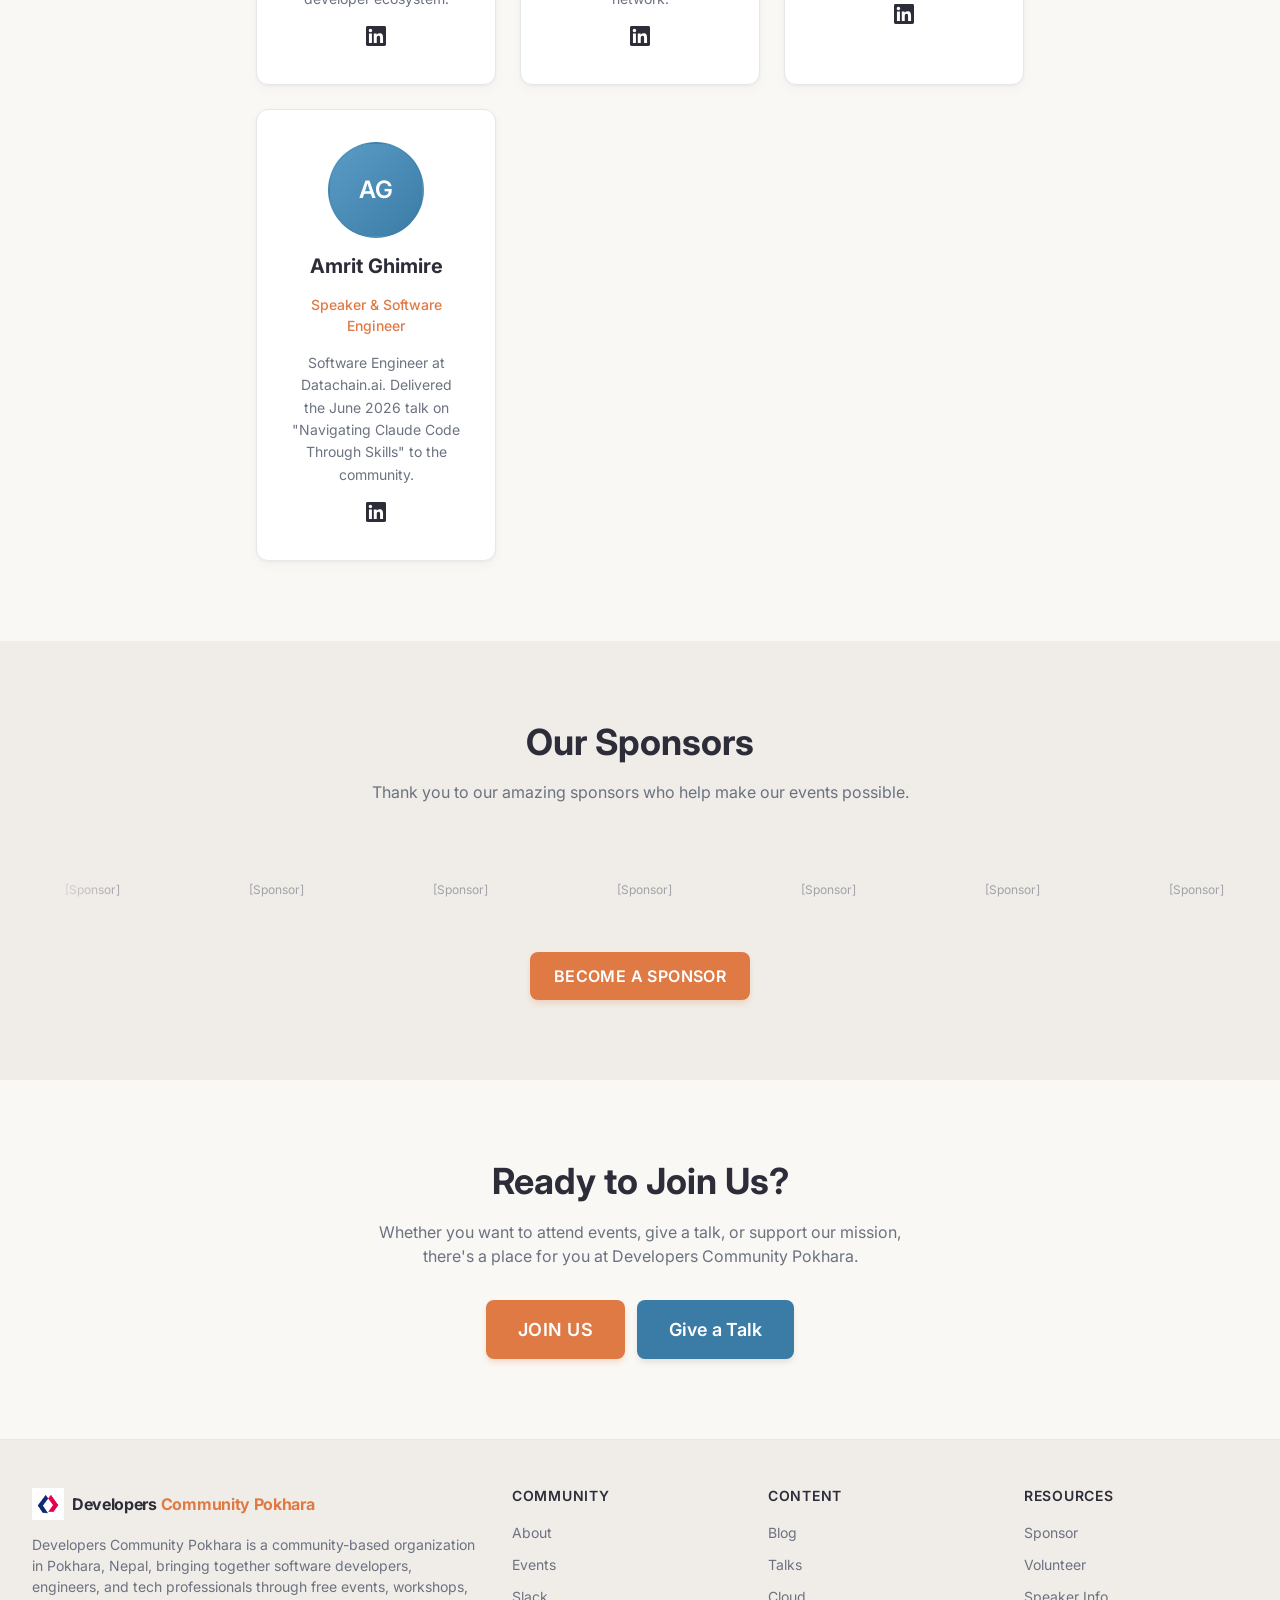
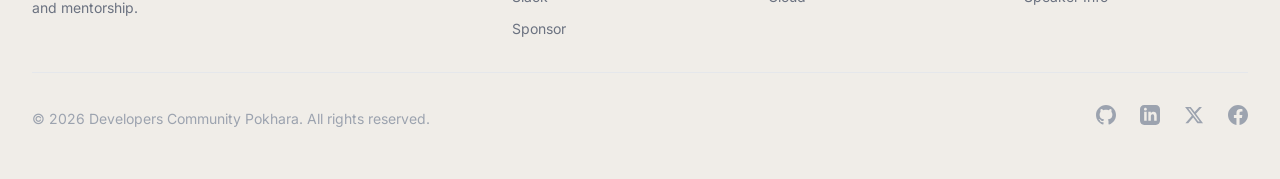
<file: about.html>
<!DOCTYPE html>
<html lang="en">
<head>
  <meta charset="UTF-8">
  <meta name="viewport" content="width=device-width, initial-scale=1.0">
  <title>About | Developers Community Pokhara</title>
  <meta name="description" content="Learn about Developers Community Pokhara, a community for developers in Pokhara, Nepal. Meet the team behind free meetups, workshops, and mentorship programs.">
  <link rel="preconnect" href="https://fonts.googleapis.com">
  <link rel="preconnect" href="https://fonts.gstatic.com" crossorigin>
  <link rel="preconnect" href="https://images.unsplash.com">
  <link href="https://fonts.googleapis.com/css2?family=Inter:wght@400;500;600;700&display=swap" rel="stylesheet">
  <link rel="stylesheet" href="css/style.css">
</head>
<body>

  <!-- ===== HEADER ===== -->
  <header class="td-header td-header--sticky">
    <nav class="td-header__nav" aria-label="Main navigation">
      <div class="td-header__inner">
        <div class="td-header__left">
          <a class="td-header__brand" href=".">
            <span class="td-logo" style="font-size:1rem;gap:0.5em;--logo-text-color:#2D2D3A">
              <span class="td-logo__icon" style="width:32px;height:32px">
                <img src="images/developers community pokhara logo.png" alt="Developers Community Pokhara" style="width:100%;height:100%;object-fit:contain" />
              </span>
              <span class="td-logo__wordmark">
                <span class="td-logo__brand">Developers</span>
                <span class="td-logo__devs">Community Pokhara</span>
              </span>
            </span>
          </a>
          <div class="td-header__desktop-links">
            <a class="td-header__link" href="about.html">About</a>
            <a class="td-header__link" href="blog.html">Blog</a>
            <a class="td-header__link" href="cloud-project.html">Cloud</a>
            <a class="td-header__link" href="events.html">Events</a>
            <a class="td-header__link" href="talks.html">Talks</a>
            <a class="td-header__link" href="https://slack.com" target="_blank" rel="noopener noreferrer">Slack</a>
            <a class="td-header__link" href="partnership.html">Sponsor</a>
          </div>
        </div>
        <div class="td-header__right">
          <div class="td-header__actions">
            <a class="td-header__link" href="https://github.com/dev-community-pokhara" target="_blank" rel="noopener noreferrer">
              <svg viewBox="0 0 24 24" fill="currentColor" class="w-5 h-5"><path d="M12 0c-6.626 0-12 5.373-12 12 0 5.302 3.438 9.8 8.207 11.387.599.111.793-.261.793-.577v-2.234c-3.338.726-4.033-1.416-4.033-1.416-.546-1.387-1.333-1.756-1.333-1.756-1.089-.745.083-.729.083-.729 1.205.084 1.839 1.237 1.839 1.237 1.07 1.834 2.807 1.304 3.492.997.107-.775.418-1.305.762-1.604-2.665-.305-5.467-1.334-5.467-5.931 0-1.311.469-2.381 1.236-3.221-.124-.303-.535-1.524.117-3.176 0 0 1.008-.322 3.301 1.23.957-.266 1.983-.399 3.003-.404 1.02.005 2.047.138 3.006.404 2.291-1.552 3.297-1.23 3.297-1.23.653 1.653.242 2.874.118 3.176.77.84 1.235 1.911 1.235 3.221 0 4.609-2.807 5.624-5.479 5.921.43.372.823 1.102.823 2.222v3.293c0 .319.192.694.801.576 4.765-1.589 8.199-6.086 8.199-11.386 0-6.627-5.373-12-12-12z"></path></svg>
            </a>
            <a class="td-header__link" href="https://www.linkedin.com/company/developers-community-pokhara" target="_blank" rel="noopener noreferrer">
              <svg viewBox="0 0 24 24" fill="currentColor" class="w-5 h-5"><path d="M19 0h-14c-2.761 0-5 2.239-5 5v14c0 2.761 2.239 5 5 5h14c2.762 0 5-2.239 5-5v-14c0-2.761-2.238-5-5-5zm-11 19h-3v-11h3v11zm-1.5-12.268c-.966 0-1.75-.79-1.75-1.764s.784-1.764 1.75-1.764 1.75.79 1.75 1.764-.783 1.764-1.75 1.764zm13.5 12.268h-3v-5.604c0-3.368-4-3.113-4 0v5.604h-3v-11h3v1.765c1.396-2.586 7-2.777 7 2.476v6.759z"></path></svg>
            </a>
            <a class="td-header__link" href="https://twitter.com" target="_blank" rel="noopener noreferrer">
              <svg viewBox="0 0 24 24" fill="currentColor" class="w-5 h-5"><path d="M18.244 2.25h3.308l-7.227 8.26 8.502 11.24H16.17l-5.214-6.817L4.99 21.75H1.68l7.73-8.835L1.254 2.25H8.08l4.713 6.231zm-1.161 17.52h1.833L7.084 4.126H5.117z"></path></svg>
            </a>
            <a class="td-header__link" href="https://www.facebook.com/groups/developerscommunityinpokhara" target="_blank" rel="noopener noreferrer">
              <svg viewBox="0 0 24 24" fill="currentColor" class="w-5 h-5"><path d="M24 12.073c0-6.627-5.373-12-12-12s-12 5.373-12 12c0 5.99 4.388 10.954 10.125 11.854v-8.385H7.078v-3.47h3.047V9.43c0-3.007 1.792-4.669 4.533-4.669 1.312 0 2.686.235 2.686.235v2.953H15.83c-1.491 0-1.956.925-1.956 1.874v2.25h3.328l-.532 3.47h-2.796v8.385C19.612 23.027 24 18.062 24 12.073z"></path></svg>
            </a>
          </div>
          <button class="td-header__hamburger" aria-label="Toggle menu" aria-expanded="false">
            <svg fill="none" viewBox="0 0 24 24" stroke="currentColor"><path stroke-linecap="round" stroke-linejoin="round" stroke-width="2" d="M4 6h16M4 12h16M4 18h16"></path></svg>
          </button>
        </div>
      </div>
      <div class="td-header__mobile-menu">
        <div class="td-header__mobile-inner">
          <a class="td-header__link" href="about.html">About</a>
          <a class="td-header__link" href="blog.html">Blog</a>
          <a class="td-header__link" href="cloud-project.html">Cloud</a>
          <a class="td-header__link" href="events.html">Events</a>
          <a class="td-header__link" href="talks.html">Talks</a>
          <a class="td-header__link" href="https://slack.com" target="_blank" rel="noopener noreferrer">Slack</a>
          <a class="td-header__link" href="partnership.html">Sponsor</a>
          <a class="td-header__link" href="https://github.com/dev-community-pokhara" target="_blank" rel="noopener noreferrer">
            <svg viewBox="0 0 24 24" fill="currentColor" class="w-5 h-5"><path d="M12 0c-6.626 0-12 5.373-12 12 0 5.302 3.438 9.8 8.207 11.387.599.111.793-.261.793-.577v-2.234c-3.338.726-4.033-1.416-4.033-1.416-.546-1.387-1.333-1.756-1.333-1.756-1.089-.745.083-.729.083-.729 1.205.084 1.839 1.237 1.839 1.237 1.07 1.834 2.807 1.304 3.492.997.107-.775.418-1.305.762-1.604-2.665-.305-5.467-1.334-5.467-5.931 0-1.311.469-2.381 1.236-3.221-.124-.303-.535-1.524.117-3.176 0 0 1.008-.322 3.301 1.23.957-.266 1.983-.399 3.003-.404 1.02.005 2.047.138 3.006.404 2.291-1.552 3.297-1.23 3.297-1.23.653 1.653.242 2.874.118 3.176.77.84 1.235 1.911 1.235 3.221 0 4.609-2.807 5.624-5.479 5.921.43.372.823 1.102.823 2.222v3.293c0 .319.192.694.801.576 4.765-1.589 8.199-6.086 8.199-11.386 0-6.627-5.373-12-12-12z"></path></svg>
          </a>
          <a class="td-header__link" href="https://www.linkedin.com/company/developers-community-pokhara" target="_blank" rel="noopener noreferrer">
            <svg viewBox="0 0 24 24" fill="currentColor" class="w-5 h-5"><path d="M19 0h-14c-2.761 0-5 2.239-5 5v14c0 2.761 2.239 5 5 5h14c2.762 0 5-2.239 5-5v-14c0-2.761-2.238-5-5-5zm-11 19h-3v-11h3v11zm-1.5-12.268c-.966 0-1.75-.79-1.75-1.764s.784-1.764 1.75-1.764 1.75.79 1.75 1.764-.783 1.764-1.75 1.764zm13.5 12.268h-3v-5.604c0-3.368-4-3.113-4 0v5.604h-3v-11h3v1.765c1.396-2.586 7-2.777 7 2.476v6.759z"></path></svg>
          </a>
          <a class="td-header__link" href="https://twitter.com" target="_blank" rel="noopener noreferrer">
            <svg viewBox="0 0 24 24" fill="currentColor" class="w-5 h-5"><path d="M18.244 2.25h3.308l-7.227 8.26 8.502 11.24H16.17l-5.214-6.817L4.99 21.75H1.68l7.73-8.835L1.254 2.25H8.08l4.713 6.231zm-1.161 17.52h1.833L7.084 4.126H5.117z"></path></svg>
          </a>
          <a class="td-header__link" href="https://www.facebook.com/groups/developerscommunityinpokhara" target="_blank" rel="noopener noreferrer">
            <svg viewBox="0 0 24 24" fill="currentColor" class="w-5 h-5"><path d="M24 12.073c0-6.627-5.373-12-12-12s-12 5.373-12 12c0 5.99 4.388 10.954 10.125 11.854v-8.385H7.078v-3.47h3.047V9.43c0-3.007 1.792-4.669 4.533-4.669 1.312 0 2.686.235 2.686.235v2.953H15.83c-1.491 0-1.956.925-1.956 1.874v2.25h3.328l-.532 3.47h-2.796v8.385C19.612 23.027 24 18.062 24 12.073z"></path></svg>
          </a>
        </div>
      </div>
    </nav>
  </header>

  <!-- ===== PAGE HERO ===== -->
  <section class="page-hero">
    <div class="page-hero__bg"></div>
    <div class="page-hero__mountain-art">
      <svg viewBox="0 0 1440 300" preserveAspectRatio="xMidYMax meet" xmlns="http://www.w3.org/2000/svg">
        <path d="M0,300 L0,200 L80,170 L160,190 L240,150 L340,180 L420,140 L520,170 L600,130 L680,160 L760,120 L840,150 L920,130 L1020,170 L1100,150 L1200,190 L1280,160 L1360,180 L1440,160 L1440,300 Z" fill="#8BB8A8" opacity="0.4"/>
        <path d="M0,300 L0,220 L100,180 L200,210 L320,160 L400,190 L480,150 L580,180 L680,140 L780,170 L880,150 L980,180 L1080,160 L1180,200 L1280,170 L1360,190 L1440,180 L1440,300 Z" fill="#4A7C6F" opacity="0.5"/>
        <path d="M0,300 L0,240 L80,210 L160,230 L260,190 L360,220 L460,180 L560,210 L660,180 L760,200 L860,170 L960,200 L1060,180 L1160,210 L1260,190 L1360,220 L1440,200 L1440,300 Z" fill="#3A6C5F" opacity="0.6"/>
      </svg>
    </div>
    <div class="page-hero__glow"></div>
    <div class="page-hero__glow-2"></div>
    <div class="container">
      <div class="page-hero__content">
        <div class="page-hero__pill">
          <span class="page-hero__pill-dot"></span>
          <span class="page-hero__pill-text">Pokhara's Largest Tech Community</span>
        </div>
        <h1 class="page-hero__title">
          Building Pokhara's <span class="text-sunset">Developer</span> Community
        </h1>
        <p class="page-hero__desc">
          As a community-driven initiative, we're united by a shared mission to break barriers in the tech industry and create opportunities for all backgrounds and experience levels in Pokhara, Nepal.
        </p>
        <div class="hero__actions">
          <a href="#" class="td-button td-button--primary td-button--lg">Join the Community</a>
          <a href="#" class="td-button td-button--ghost td-button--lg">Become a Sponsor</a>
        </div>
      </div>
    </div>
  </section>

  <!-- ===== STATS SECTION ===== -->
  <section class="section section--alt">
    <div class="container">
      <div class="stats-grid">
        <div class="stat-card">
          <div class="stat-card__icon">
            <svg viewBox="0 0 24 24" fill="none" stroke="currentColor" stroke-width="2" stroke-linecap="round" stroke-linejoin="round"><path d="M17 21v-2a4 4 0 00-4-4H5a4 4 0 00-4 4v2"/><circle cx="9" cy="7" r="4"/><path d="M23 21v-2a4 4 0 00-3-3.87"/><path d="M16 3.13a4 4 0 010 7.75"/></svg>
          </div>
          <div class="stat-card__number">500+</div>
          <div class="stat-card__label">Active Members</div>
        </div>
        <div class="stat-card">
          <div class="stat-card__icon">
            <svg viewBox="0 0 24 24" fill="none" stroke="currentColor" stroke-width="2" stroke-linecap="round" stroke-linejoin="round"><rect x="2" y="6" width="20" height="14" rx="2"/><path d="M12 6V2"/><path d="M6 6V4"/><path d="M18 6V4"/><path d="M8 12h8"/><path d="M8 16h6"/></svg>
          </div>
          <div class="stat-card__number">50+</div>
          <div class="stat-card__label">Events Hosted</div>
        </div>
        <div class="stat-card">
          <div class="stat-card__icon">
            <svg viewBox="0 0 24 24" fill="none" stroke="currentColor" stroke-width="2" stroke-linecap="round" stroke-linejoin="round"><circle cx="12" cy="12" r="10"/><polyline points="12 6 12 12 16 14"/></svg>
          </div>
          <div class="stat-card__number">2024</div>
          <div class="stat-card__label">Founded</div>
        </div>
        <div class="stat-card">
          <div class="stat-card__icon">
            <svg viewBox="0 0 24 24" fill="none" stroke="currentColor" stroke-width="2" stroke-linecap="round" stroke-linejoin="round"><path d="M22 11.08V12a10 10 0 11-5.93-9.14"/><polyline points="22 4 12 14.01 9 11.01"/></svg>
          </div>
          <div class="stat-card__number">100%</div>
          <div class="stat-card__label">Free Events</div>
        </div>
      </div>
    </div>
  </section>

  <!-- ===== COMPANY INFO BAR ===== -->
  <section class="section section--alt" style="padding: 2rem 0;">
    <div class="container">
      <div class="stats-grid" style="grid-template-columns: repeat(4, 1fr); gap: 1rem;">
        <div class="stat-card" style="padding: 1rem;">
          <div class="stat-card__number" style="font-size: 1.5rem;">508</div>
          <div class="stat-card__label">LinkedIn Followers</div>
        </div>
        <div class="stat-card" style="padding: 1rem;">
          <div class="stat-card__number" style="font-size: 1.5rem;">500+</div>
          <div class="stat-card__label">Community Members</div>
        </div>
        <div class="stat-card" style="padding: 1rem;">
          <div class="stat-card__number" style="font-size: 1.5rem;">9+</div>
          <div class="stat-card__label">Events Hosted</div>
        </div>
        <div class="stat-card" style="padding: 1rem;">
          <div class="stat-card__number" style="font-size: 1.5rem;">2-10</div>
          <div class="stat-card__label">Team Size</div>
        </div>
      </div>
      <div class="text-center mt-4">
        <a href="https://www.linkedin.com/company/developers-community-pokhara" target="_blank" rel="noopener noreferrer" class="td-button td-button--secondary td-button--sm">Follow us on LinkedIn</a>
      </div>
    </div>
  </section>

  <!-- ===== OUR STORY SECTION ===== -->
  <section class="section">
    <div class="container">
      <div class="story-grid">
        <div class="story__text">
          <h2 class="section__title">Our Story</h2>
          <p>Developers Community Pokhara started as a small group of friends in the technology industry who met through local meetups in Pokhara. After realizing the broad appeal and clear need for a developer community in the city, the group publicly launched with its first event in 2024.</p>
          <p>We are a group of tech enthusiasts grouped together to create a vibrant tech community in Pokhara and build a platform for everyone to learn, share, and grow together. Today, with 500+ active members, 508 followers on LinkedIn, and 9+ events hosted, we are proud to serve as a thriving hub for Pokhara's software developer community.</p>
          <p>Our partnerships with local colleges like Infomax College of IT & Management, the National Innovation Center Nepal, and tech companies like Apify and Datachain.ai mean there's something for everyone — whether you're a developer, student, technologist, or entrepreneur.</p>
        </div>
        <div class="story__image-wrapper">
          <div class="story__image-box">
            <div class="story__image-inner">
              [Image placeholder — Developers Community Pokhara community event in Pokhara]
            </div>
          </div>
          <div class="story__badge">
            <div class="story__badge-icon">
              <svg viewBox="0 0 24 24" fill="none" stroke="currentColor" stroke-width="2" stroke-linecap="round" stroke-linejoin="round"><path d="M21 10c0 7-9 13-9 13s-9-6-9-13a9 9 0 0118 0z"/><circle cx="12" cy="10" r="3"/></svg>
            </div>
            <div>
              <div class="story__badge-title">Pokhara, Nepal</div>
              <div class="story__badge-sub">Since 2024</div>
            </div>
          </div>
        </div>
      </div>
    </div>
  </section>

  <!-- ===== WHAT WE STAND FOR ===== -->
  <section class="section section--alt">
    <div class="container">
      <div class="section__header text-center">
        <h2 class="section__title">What We Stand For</h2>
        <p class="section__subtitle">Our values guide everything we do, from the events we host to the partnerships we form.</p>
      </div>
      <div class="values-grid">
        <div class="value-card">
          <div class="value-card__check">
            <svg viewBox="0 0 24 24" fill="none" stroke="currentColor" stroke-width="2" stroke-linecap="round" stroke-linejoin="round"><polyline points="20 6 9 17 4 12"/></svg>
          </div>
          <div>
            <h3 class="feature-card__title">Community First</h3>
            <p class="value-card__text">We believe in the power of community. Our events bring together developers of all skill levels to learn, share, and grow together in Pokhara.</p>
          </div>
        </div>
        <div class="value-card">
          <div class="value-card__check">
            <svg viewBox="0 0 24 24" fill="none" stroke="currentColor" stroke-width="2" stroke-linecap="round" stroke-linejoin="round"><polyline points="20 6 9 17 4 12"/></svg>
          </div>
          <div>
            <h3 class="feature-card__title">Accessible to All</h3>
            <p class="value-card__text">Every event is free and open to everyone. We're committed to breaking down barriers and making tech education accessible across Nepal.</p>
          </div>
        </div>
        <div class="value-card">
          <div class="value-card__check">
            <svg viewBox="0 0 24 24" fill="none" stroke="currentColor" stroke-width="2" stroke-linecap="round" stroke-linejoin="round"><polyline points="20 6 9 17 4 12"/></svg>
          </div>
          <div>
            <h3 class="feature-card__title">Quality Content</h3>
            <p class="value-card__text">From workshops to talks, we focus on delivering high-quality, practical content that helps developers succeed in their careers.</p>
          </div>
        </div>
      </div>
    </div>
  </section>

  <!-- ===== MEET OUR TEAM ===== -->
  <section class="section">
    <div class="container">
      <div class="section__header text-center">
        <h2 class="section__title">Meet Our Team</h2>
        <p class="section__subtitle">The passionate volunteers who make Developers Community Pokhara possible.</p>
      </div>
      <div class="team-grid">
        <div class="team-card">
          <div class="team-card__avatar">
            <span class="team-card__avatar-placeholder">ST</span>
          </div>
          <h3 class="team-card__name">Surendra Tamang</h3>
          <span class="team-card__role">Community Organizer</span>
          <p class="team-card__bio">Active community organizer helping coordinate meetups and events. Passionate about building Pokhara's developer ecosystem.</p>
          <a href="https://www.linkedin.com/company/developers-community-pokhara" target="_blank" rel="noopener noreferrer" aria-label="LinkedIn profile">
            <svg width="20" height="20" viewBox="0 0 24 24" fill="currentColor"><path d="M20.447 20.452h-3.554v-5.569c0-1.328-.027-3.037-1.852-3.037-1.853 0-2.136 1.445-2.136 2.939v5.667H9.351V9h3.414v1.561h.046c.477-.9 1.637-1.85 3.37-1.85 3.601 0 4.267 2.37 4.267 5.455v6.286zM5.337 7.433c-1.144 0-2.063-.926-2.063-2.065 0-1.138.92-2.063 2.063-2.063 1.14 0 2.064.925 2.064 2.063 0 1.139-.925 2.065-2.064 2.065zm1.782 13.019H3.555V9h3.564v11.452zM22.225 0H1.771C.792 0 0 .774 0 1.729v20.542C0 23.227.792 24 1.771 24h20.451C23.2 24 24 23.227 24 22.271V1.729C24 .774 23.2 0 22.222 0h.003z"/></svg>
          </a>
        </div>
        <div class="team-card">
          <div class="team-card__avatar">
            <span class="team-card__avatar-placeholder">JL</span>
          </div>
          <h3 class="team-card__name">Jerusha Lamsal</h3>
          <span class="team-card__role">Community Member</span>
          <p class="team-card__bio">Active participant in Pokhara's developer community, contributing to discussions and helping grow the local tech network.</p>
          <a href="https://www.linkedin.com/company/developers-community-pokhara" target="_blank" rel="noopener noreferrer" aria-label="LinkedIn profile">
            <svg width="20" height="20" viewBox="0 0 24 24" fill="currentColor"><path d="M20.447 20.452h-3.554v-5.569c0-1.328-.027-3.037-1.852-3.037-1.853 0-2.136 1.445-2.136 2.939v5.667H9.351V9h3.414v1.561h.046c.477-.9 1.637-1.85 3.37-1.85 3.601 0 4.267 2.37 4.267 5.455v6.286zM5.337 7.433c-1.144 0-2.063-.926-2.063-2.065 0-1.138.92-2.063 2.063-2.063 1.14 0 2.064.925 2.064 2.063 0 1.139-.925 2.065-2.064 2.065zm1.782 13.019H3.555V9h3.564v11.452zM22.225 0H1.771C.792 0 0 .774 0 1.729v20.542C0 23.227.792 24 1.771 24h20.451C23.2 24 24 23.227 24 22.271V1.729C24 .774 23.2 0 22.222 0h.003z"/></svg>
          </a>
        </div>
        <div class="team-card">
          <div class="team-card__avatar">
            <span class="team-card__avatar-placeholder">SB</span>
          </div>
          <h3 class="team-card__name">Saurab Bhujel</h3>
          <span class="team-card__role">Community Member</span>
          <p class="team-card__bio">Contributing to community events and helping foster a collaborative environment for developers in Pokhara.</p>
          <a href="https://www.linkedin.com/company/developers-community-pokhara" target="_blank" rel="noopener noreferrer" aria-label="LinkedIn profile">
            <svg width="20" height="20" viewBox="0 0 24 24" fill="currentColor"><path d="M20.447 20.452h-3.554v-5.569c0-1.328-.027-3.037-1.852-3.037-1.853 0-2.136 1.445-2.136 2.939v5.667H9.351V9h3.414v1.561h.046c.477-.9 1.637-1.85 3.37-1.85 3.601 0 4.267 2.37 4.267 5.455v6.286zM5.337 7.433c-1.144 0-2.063-.926-2.063-2.065 0-1.138.92-2.063 2.063-2.063 1.14 0 2.064.925 2.064 2.063 0 1.139-.925 2.065-2.064 2.065zm1.782 13.019H3.555V9h3.564v11.452zM22.225 0H1.771C.792 0 0 .774 0 1.729v20.542C0 23.227.792 24 1.771 24h20.451C23.2 24 24 23.227 24 22.271V1.729C24 .774 23.2 0 22.222 0h.003z"/></svg>
          </a>
        </div>
        <div class="team-card">
          <div class="team-card__avatar">
            <span class="team-card__avatar-placeholder">AG</span>
          </div>
          <h3 class="team-card__name">Amrit Ghimire</h3>
          <span class="team-card__role">Speaker &amp; Software Engineer</span>
          <p class="team-card__bio">Software Engineer at Datachain.ai. Delivered the June 2026 talk on "Navigating Claude Code Through Skills" to the community.</p>
          <a href="https://np.linkedin.com/in/iamritghimire" target="_blank" rel="noopener noreferrer" aria-label="LinkedIn profile">
            <svg width="20" height="20" viewBox="0 0 24 24" fill="currentColor"><path d="M20.447 20.452h-3.554v-5.569c0-1.328-.027-3.037-1.852-3.037-1.853 0-2.136 1.445-2.136 2.939v5.667H9.351V9h3.414v1.561h.046c.477-.9 1.637-1.85 3.37-1.85 3.601 0 4.267 2.37 4.267 5.455v6.286zM5.337 7.433c-1.144 0-2.063-.926-2.063-2.065 0-1.138.92-2.063 2.063-2.063 1.14 0 2.064.925 2.064 2.063 0 1.139-.925 2.065-2.064 2.065zm1.782 13.019H3.555V9h3.564v11.452zM22.225 0H1.771C.792 0 0 .774 0 1.729v20.542C0 23.227.792 24 1.771 24h20.451C23.2 24 24 23.227 24 22.271V1.729C24 .774 23.2 0 22.222 0h.003z"/></svg>
          </a>
        </div>
      </div>
    </div>
  </section>

  <!-- ===== SPONSOR MARQUEE ===== -->
  <section class="section section--alt">
    <div class="container">
      <div class="section__header text-center">
        <h2 class="section__title">Our Sponsors</h2>
        <p class="section__subtitle">Thank you to our amazing sponsors who help make our events possible.</p>
      </div>
      <div class="td-logo-marquee td-logo-marquee--pause-on-hover" style="--marquee-speed: 30s; --marquee-gap: 4rem;">
        <div class="td-logo-marquee__wrapper">
          <div class="td-logo-marquee__track">
            <div class="td-logo-marquee__item"><div class="td-logo-marquee__logo" style="width:120px;height:60px;background:var(--navy-light);border-radius:8px;display:flex;align-items:center;justify-content:center;color:var(--gray-500);font-size:0.75rem;">[Sponsor]</div></div>
            <div class="td-logo-marquee__item"><div class="td-logo-marquee__logo" style="width:120px;height:60px;background:var(--navy-light);border-radius:8px;display:flex;align-items:center;justify-content:center;color:var(--gray-500);font-size:0.75rem;">[Sponsor]</div></div>
            <div class="td-logo-marquee__item"><div class="td-logo-marquee__logo" style="width:120px;height:60px;background:var(--navy-light);border-radius:8px;display:flex;align-items:center;justify-content:center;color:var(--gray-500);font-size:0.75rem;">[Sponsor]</div></div>
            <div class="td-logo-marquee__item"><div class="td-logo-marquee__logo" style="width:120px;height:60px;background:var(--navy-light);border-radius:8px;display:flex;align-items:center;justify-content:center;color:var(--gray-500);font-size:0.75rem;">[Sponsor]</div></div>
            <div class="td-logo-marquee__item"><div class="td-logo-marquee__logo" style="width:120px;height:60px;background:var(--navy-light);border-radius:8px;display:flex;align-items:center;justify-content:center;color:var(--gray-500);font-size:0.75rem;">[Sponsor]</div></div>
          </div>
          <div class="td-logo-marquee__track">
            <div class="td-logo-marquee__item"><div class="td-logo-marquee__logo" style="width:120px;height:60px;background:var(--navy-light);border-radius:8px;display:flex;align-items:center;justify-content:center;color:var(--gray-500);font-size:0.75rem;">[Sponsor]</div></div>
            <div class="td-logo-marquee__item"><div class="td-logo-marquee__logo" style="width:120px;height:60px;background:var(--navy-light);border-radius:8px;display:flex;align-items:center;justify-content:center;color:var(--gray-500);font-size:0.75rem;">[Sponsor]</div></div>
            <div class="td-logo-marquee__item"><div class="td-logo-marquee__logo" style="width:120px;height:60px;background:var(--navy-light);border-radius:8px;display:flex;align-items:center;justify-content:center;color:var(--gray-500);font-size:0.75rem;">[Sponsor]</div></div>
            <div class="td-logo-marquee__item"><div class="td-logo-marquee__logo" style="width:120px;height:60px;background:var(--navy-light);border-radius:8px;display:flex;align-items:center;justify-content:center;color:var(--gray-500);font-size:0.75rem;">[Sponsor]</div></div>
            <div class="td-logo-marquee__item"><div class="td-logo-marquee__logo" style="width:120px;height:60px;background:var(--navy-light);border-radius:8px;display:flex;align-items:center;justify-content:center;color:var(--gray-500);font-size:0.75rem;">[Sponsor]</div></div>
          </div>
        </div>
      </div>
      <div class="text-center mt-8">
        <a href="#" class="td-button td-button--primary td-button--md">Become a Sponsor</a>
      </div>
    </div>
  </section>

  <!-- ===== CTA SECTION ===== -->
  <section class="section">
    <div class="container text-center">
      <h2 class="section__title">Ready to Join Us?</h2>
      <p class="section__subtitle" style="margin-bottom: 2rem;">Whether you want to attend events, give a talk, or support our mission, there's a place for you at Developers Community Pokhara.</p>
      <div class="hero__actions" style="justify-content: center;">
        <a href="#" class="td-button td-button--primary td-button--lg">Join Us</a>
        <a href="#" class="td-button td-button--secondary td-button--lg">Give a Talk</a>
      </div>
    </div>
  </section>

  <!-- ===== FOOTER ===== -->
  <footer class="td-footer">
    <div class="td-footer__container">
      <div class="td-footer__grid">
        <div>
          <span class="td-logo" style="font-size:1rem;gap:0.5em;--logo-text-color:#2D2D3A">
            <span class="td-logo__icon" style="width:32px;height:32px">
              <img src="images/developers community pokhara logo.png" alt="Developers Community Pokhara" style="width:100%;height:100%;object-fit:contain" />
            </span>
            <span class="td-logo__wordmark">
              <span class="td-logo__brand">Developers</span>
              <span class="td-logo__devs">Community Pokhara</span>
            </span>
          </span>
          <p class="td-footer__description">
            Developers Community Pokhara is a community-based organization in Pokhara, Nepal, bringing together software developers, engineers, and tech professionals through free events, workshops, and mentorship.
          </p>
        </div>
        <div class="td-footer__link-group">
          <h3>Community</h3>
          <ul>
            <li><a href="about.html">About</a></li>
            <li><a href="events.html">Events</a></li>
            <li><a href="https://slack.com" target="_blank" rel="noopener noreferrer">Slack</a></li>
            <li><a href="partnership.html">Sponsor</a></li>
          </ul>
        </div>
        <div class="td-footer__link-group">
          <h3>Content</h3>
          <ul>
            <li><a href="blog.html">Blog</a></li>
            <li><a href="talks.html">Talks</a></li>
            <li><a href="cloud-project.html">Cloud</a></li>
          </ul>
        </div>
        <div class="td-footer__link-group">
          <h3>Resources</h3>
          <ul>
            <li><a href="partnership.html">Sponsor</a></li>
            <li><a href="about.html">Volunteer</a></li>
            <li><a href="talks.html">Speaker Info</a></li>
          </ul>
        </div>
      </div>
      <div class="td-footer__bottom">
        <p class="td-footer__copyright">&copy; 2026 Developers Community Pokhara. All rights reserved.</p>
        <div class="td-footer__socials">
          <a class="td-footer__social-link" href="https://github.com/dev-community-pokhara" target="_blank" rel="noopener noreferrer" aria-label="GitHub">
            <svg viewBox="0 0 24 24" fill="currentColor"><path d="M12 0c-6.626 0-12 5.373-12 12 0 5.302 3.438 9.8 8.207 11.387.599.111.793-.261.793-.577v-2.234c-3.338.726-4.033-1.416-4.033-1.416-.546-1.387-1.333-1.756-1.333-1.756-1.089-.745.083-.729.083-.729 1.205.084 1.839 1.237 1.839 1.237 1.07 1.834 2.807 1.304 3.492.997.107-.775.418-1.305.762-1.604-2.665-.305-5.467-1.334-5.467-5.931 0-1.311.469-2.381 1.236-3.221-.124-.303-.535-1.524.117-3.176 0 0 1.008-.322 3.301 1.23.957-.266 1.983-.399 3.003-.404 1.02.005 2.047.138 3.006.404 2.291-1.552 3.297-1.23 3.297-1.23.653 1.653.242 2.874.118 3.176.77.84 1.235 1.911 1.235 3.221 0 4.609-2.807 5.624-5.479 5.921.43.372.823 1.102.823 2.222v3.293c0 .319.192.694.801.576 4.765-1.589 8.199-6.086 8.199-11.386 0-6.627-5.373-12-12-12z"></path></svg>
          </a>
          <a class="td-footer__social-link" href="https://www.linkedin.com/company/developers-community-pokhara" target="_blank" rel="noopener noreferrer" aria-label="LinkedIn">
            <svg viewBox="0 0 24 24" fill="currentColor"><path d="M19 0h-14c-2.761 0-5 2.239-5 5v14c0 2.761 2.239 5 5 5h14c2.762 0 5-2.239 5-5v-14c0-2.761-2.238-5-5-5zm-11 19h-3v-11h3v11zm-1.5-12.268c-.966 0-1.75-.79-1.75-1.764s.784-1.764 1.75-1.764 1.75.79 1.75 1.764-.783 1.764-1.75 1.764zm13.5 12.268h-3v-5.604c0-3.368-4-3.113-4 0v5.604h-3v-11h3v1.765c1.396-2.586 7-2.777 7 2.476v6.759z"></path></svg>
          </a>
          <a class="td-footer__social-link" href="https://twitter.com" target="_blank" rel="noopener noreferrer" aria-label="Twitter">
            <svg viewBox="0 0 24 24" fill="currentColor"><path d="M18.244 2.25h3.308l-7.227 8.26 8.502 11.24H16.17l-5.214-6.817L4.99 21.75H1.68l7.73-8.835L1.254 2.25H8.08l4.713 6.231zm-1.161 17.52h1.833L7.084 4.126H5.117z"></path></svg>
          </a>
          <a class="td-footer__social-link" href="https://www.facebook.com/groups/developerscommunityinpokhara" target="_blank" rel="noopener noreferrer" aria-label="Facebook">
            <svg viewBox="0 0 24 24" fill="currentColor"><path d="M24 12.073c0-6.627-5.373-12-12-12s-12 5.373-12 12c0 5.99 4.388 10.954 10.125 11.854v-8.385H7.078v-3.47h3.047V9.43c0-3.007 1.792-4.669 4.533-4.669 1.312 0 2.686.235 2.686.235v2.953H15.83c-1.491 0-1.956.925-1.956 1.874v2.25h3.328l-.532 3.47h-2.796v8.385C19.612 23.027 24 18.062 24 12.073z"></path></svg>
          </a>
        </div>
      </div>
    </div>
  </footer>

  <script>
    document.querySelector('.td-header__hamburger')?.addEventListener('click', function() {
      const menu = document.querySelector('.td-header__mobile-menu');
      const expanded = this.getAttribute('aria-expanded') === 'true';
      this.setAttribute('aria-expanded', !expanded);
      menu.classList.toggle('td-header__mobile-menu--open');
    });
  </script>

</body>
</html>
</file>
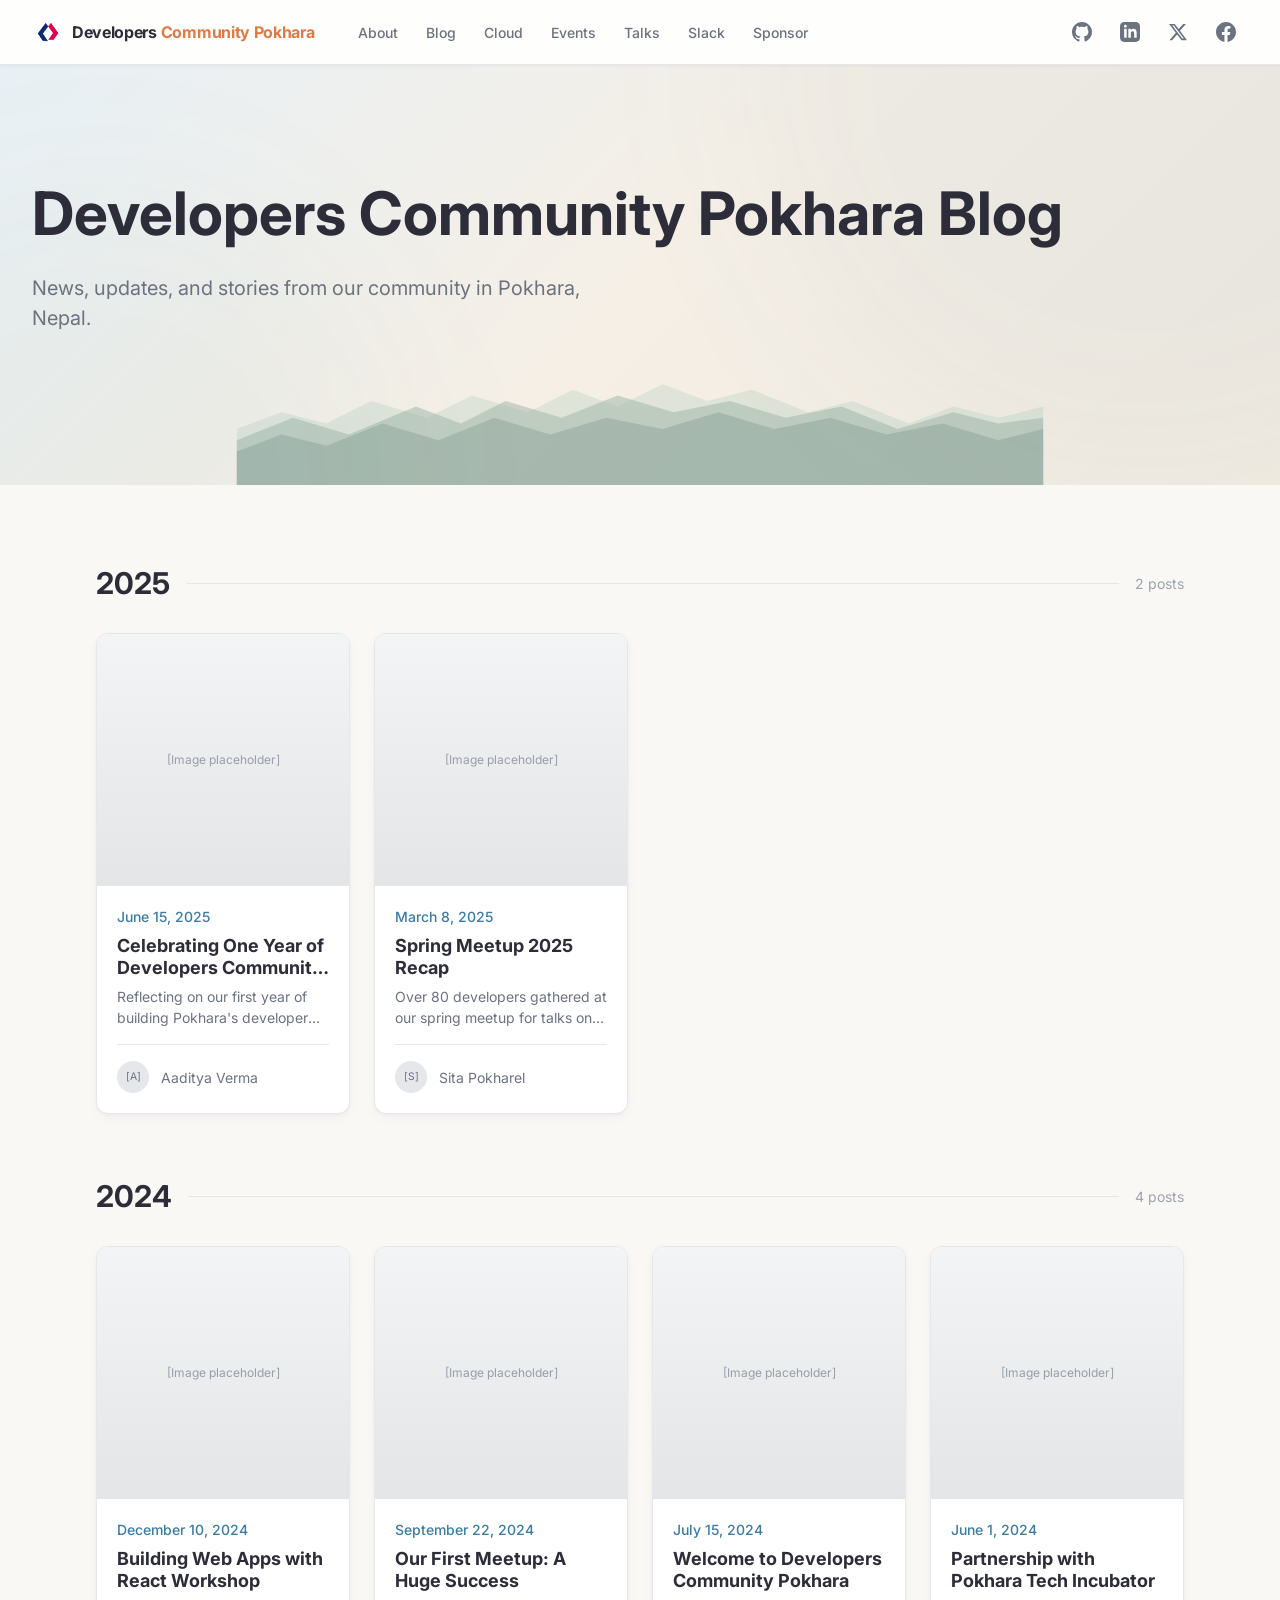
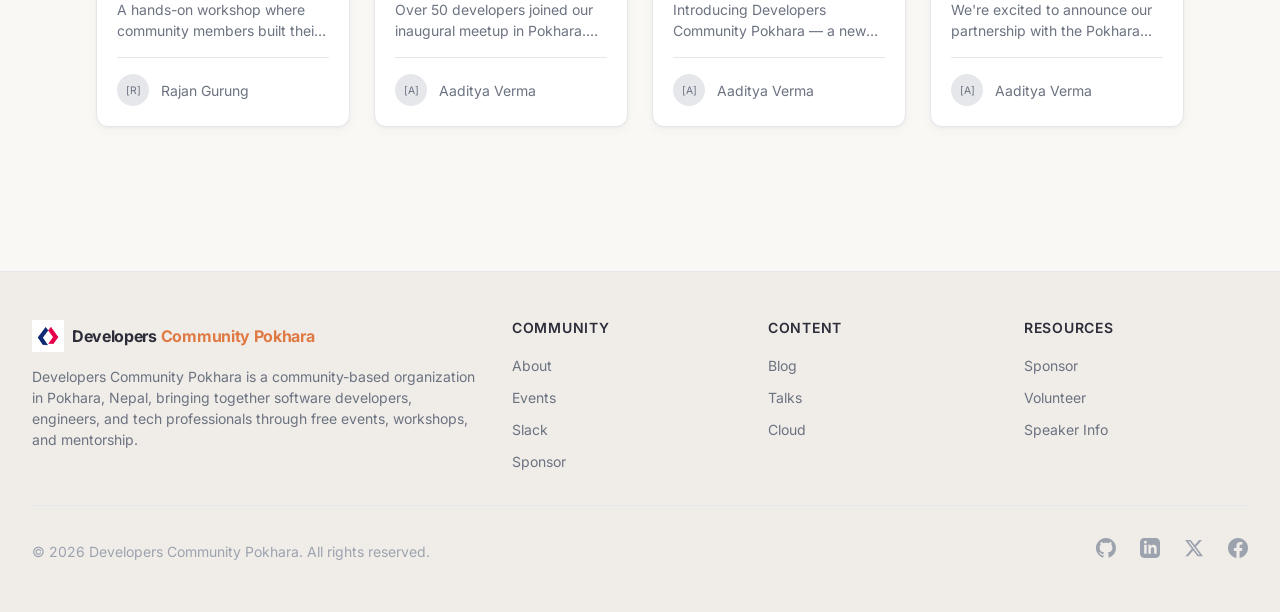
<file: blog.html>
<!DOCTYPE html>
<html lang="en">
<head>
  <meta charset="UTF-8">
  <meta name="viewport" content="width=device-width, initial-scale=1.0">
  <title>Blog | Developers Community Pokhara</title>
  <meta name="description" content="News, updates, and stories from Developers Community Pokhara - Pokhara's developer community.">
  <link rel="preconnect" href="https://fonts.googleapis.com">
  <link rel="preconnect" href="https://fonts.gstatic.com" crossorigin>
  <link rel="preconnect" href="https://images.unsplash.com">
  <link href="https://fonts.googleapis.com/css2?family=Inter:wght@400;500;600;700&display=swap" rel="stylesheet">
  <link rel="stylesheet" href="css/style.css">
</head>
<body>

  <!-- ===== HEADER ===== -->
  <header class="td-header td-header--sticky">
    <nav class="td-header__nav" aria-label="Main navigation">
      <div class="td-header__inner">
        <div class="td-header__left">
          <a class="td-header__brand" href=".">
            <span class="td-logo" style="font-size:1rem;gap:0.5em;--logo-text-color:#2D2D3A">
              <span class="td-logo__icon" style="width:32px;height:32px">
                <img src="images/developers community pokhara logo.png" alt="Developers Community Pokhara" style="width:100%;height:100%;object-fit:contain" />
              </span>
              <span class="td-logo__wordmark">
                <span class="td-logo__brand">Developers</span>
                <span class="td-logo__devs">Community Pokhara</span>
              </span>
            </span>
          </a>
          <div class="td-header__desktop-links">
            <a class="td-header__link" href="about.html">About</a>
            <a class="td-header__link" href="blog.html">Blog</a>
            <a class="td-header__link" href="cloud-project.html">Cloud</a>
            <a class="td-header__link" href="events.html">Events</a>
            <a class="td-header__link" href="talks.html">Talks</a>
            <a class="td-header__link" href="https://slack.com" target="_blank" rel="noopener noreferrer">Slack</a>
            <a class="td-header__link" href="partnership.html">Sponsor</a>
          </div>
        </div>
        <div class="td-header__right">
          <div class="td-header__actions">
            <a class="td-header__link" href="https://github.com/dev-community-pokhara" target="_blank" rel="noopener noreferrer">
              <svg viewBox="0 0 24 24" fill="currentColor" class="w-5 h-5"><path d="M12 0c-6.626 0-12 5.373-12 12 0 5.302 3.438 9.8 8.207 11.387.599.111.793-.261.793-.577v-2.234c-3.338.726-4.033-1.416-4.033-1.416-.546-1.387-1.333-1.756-1.333-1.756-1.089-.745.083-.729.083-.729 1.205.084 1.839 1.237 1.839 1.237 1.07 1.834 2.807 1.304 3.492.997.107-.775.418-1.305.762-1.604-2.665-.305-5.467-1.334-5.467-5.931 0-1.311.469-2.381 1.236-3.221-.124-.303-.535-1.524.117-3.176 0 0 1.008-.322 3.301 1.23.957-.266 1.983-.399 3.003-.404 1.02.005 2.047.138 3.006.404 2.291-1.552 3.297-1.23 3.297-1.23.653 1.653.242 2.874.118 3.176.77.84 1.235 1.911 1.235 3.221 0 4.609-2.807 5.624-5.479 5.921.43.372.823 1.102.823 2.222v3.293c0 .319.192.694.801.576 4.765-1.589 8.199-6.086 8.199-11.386 0-6.627-5.373-12-12-12z"></path></svg>
            </a>
            <a class="td-header__link" href="https://www.linkedin.com/company/developers-community-pokhara" target="_blank" rel="noopener noreferrer">
              <svg viewBox="0 0 24 24" fill="currentColor" class="w-5 h-5"><path d="M19 0h-14c-2.761 0-5 2.239-5 5v14c0 2.761 2.239 5 5 5h14c2.762 0 5-2.239 5-5v-14c0-2.761-2.238-5-5-5zm-11 19h-3v-11h3v11zm-1.5-12.268c-.966 0-1.75-.79-1.75-1.764s.784-1.764 1.75-1.764 1.75.79 1.75 1.764-.783 1.764-1.75 1.764zm13.5 12.268h-3v-5.604c0-3.368-4-3.113-4 0v5.604h-3v-11h3v1.765c1.396-2.586 7-2.777 7 2.476v6.759z"></path></svg>
            </a>
            <a class="td-header__link" href="https://twitter.com" target="_blank" rel="noopener noreferrer">
              <svg viewBox="0 0 24 24" fill="currentColor" class="w-5 h-5"><path d="M18.244 2.25h3.308l-7.227 8.26 8.502 11.24H16.17l-5.214-6.817L4.99 21.75H1.68l7.73-8.835L1.254 2.25H8.08l4.713 6.231zm-1.161 17.52h1.833L7.084 4.126H5.117z"></path></svg>
            </a>
            <a class="td-header__link" href="https://www.facebook.com/groups/developerscommunityinpokhara" target="_blank" rel="noopener noreferrer">
              <svg viewBox="0 0 24 24" fill="currentColor" class="w-5 h-5"><path d="M24 12.073c0-6.627-5.373-12-12-12s-12 5.373-12 12c0 5.99 4.388 10.954 10.125 11.854v-8.385H7.078v-3.47h3.047V9.43c0-3.007 1.792-4.669 4.533-4.669 1.312 0 2.686.235 2.686.235v2.953H15.83c-1.491 0-1.956.925-1.956 1.874v2.25h3.328l-.532 3.47h-2.796v8.385C19.612 23.027 24 18.062 24 12.073z"></path></svg>
            </a>
          </div>
          <button class="td-header__hamburger" aria-label="Toggle menu" aria-expanded="false">
            <svg fill="none" viewBox="0 0 24 24" stroke="currentColor"><path stroke-linecap="round" stroke-linejoin="round" stroke-width="2" d="M4 6h16M4 12h16M4 18h16"></path></svg>
          </button>
        </div>
      </div>
      <div class="td-header__mobile-menu">
        <div class="td-header__mobile-inner">
          <a class="td-header__link" href="about.html">About</a>
          <a class="td-header__link" href="blog.html">Blog</a>
          <a class="td-header__link" href="cloud-project.html">Cloud</a>
          <a class="td-header__link" href="events.html">Events</a>
          <a class="td-header__link" href="talks.html">Talks</a>
          <a class="td-header__link" href="https://slack.com" target="_blank" rel="noopener noreferrer">Slack</a>
          <a class="td-header__link" href="partnership.html">Sponsor</a>
          <a class="td-header__link" href="https://github.com/dev-community-pokhara" target="_blank" rel="noopener noreferrer">
            <svg viewBox="0 0 24 24" fill="currentColor" class="w-5 h-5"><path d="M12 0c-6.626 0-12 5.373-12 12 0 5.302 3.438 9.8 8.207 11.387.599.111.793-.261.793-.577v-2.234c-3.338.726-4.033-1.416-4.033-1.416-.546-1.387-1.333-1.756-1.333-1.756-1.089-.745.083-.729.083-.729 1.205.084 1.839 1.237 1.839 1.237 1.07 1.834 2.807 1.304 3.492.997.107-.775.418-1.305.762-1.604-2.665-.305-5.467-1.334-5.467-5.931 0-1.311.469-2.381 1.236-3.221-.124-.303-.535-1.524.117-3.176 0 0 1.008-.322 3.301 1.23.957-.266 1.983-.399 3.003-.404 1.02.005 2.047.138 3.006.404 2.291-1.552 3.297-1.23 3.297-1.23.653 1.653.242 2.874.118 3.176.77.84 1.235 1.911 1.235 3.221 0 4.609-2.807 5.624-5.479 5.921.43.372.823 1.102.823 2.222v3.293c0 .319.192.694.801.576 4.765-1.589 8.199-6.086 8.199-11.386 0-6.627-5.373-12-12-12z"></path></svg>
          </a>
          <a class="td-header__link" href="https://www.linkedin.com/company/developers-community-pokhara" target="_blank" rel="noopener noreferrer">
            <svg viewBox="0 0 24 24" fill="currentColor" class="w-5 h-5"><path d="M19 0h-14c-2.761 0-5 2.239-5 5v14c0 2.761 2.239 5 5 5h14c2.762 0 5-2.239 5-5v-14c0-2.761-2.238-5-5-5zm-11 19h-3v-11h3v11zm-1.5-12.268c-.966 0-1.75-.79-1.75-1.764s.784-1.764 1.75-1.764 1.75.79 1.75 1.764-.783 1.764-1.75 1.764zm13.5 12.268h-3v-5.604c0-3.368-4-3.113-4 0v5.604h-3v-11h3v1.765c1.396-2.586 7-2.777 7 2.476v6.759z"></path></svg>
          </a>
          <a class="td-header__link" href="https://twitter.com" target="_blank" rel="noopener noreferrer">
            <svg viewBox="0 0 24 24" fill="currentColor" class="w-5 h-5"><path d="M18.244 2.25h3.308l-7.227 8.26 8.502 11.24H16.17l-5.214-6.817L4.99 21.75H1.68l7.73-8.835L1.254 2.25H8.08l4.713 6.231zm-1.161 17.52h1.833L7.084 4.126H5.117z"></path></svg>
          </a>
          <a class="td-header__link" href="https://www.facebook.com/groups/developerscommunityinpokhara" target="_blank" rel="noopener noreferrer">
            <svg viewBox="0 0 24 24" fill="currentColor" class="w-5 h-5"><path d="M24 12.073c0-6.627-5.373-12-12-12s-12 5.373-12 12c0 5.99 4.388 10.954 10.125 11.854v-8.385H7.078v-3.47h3.047V9.43c0-3.007 1.792-4.669 4.533-4.669 1.312 0 2.686.235 2.686.235v2.953H15.83c-1.491 0-1.956.925-1.956 1.874v2.25h3.328l-.532 3.47h-2.796v8.385C19.612 23.027 24 18.062 24 12.073z"></path></svg>
          </a>
        </div>
      </div>
    </nav>
  </header>

  <!-- ===== PAGE HERO ===== -->
  <section class="page-hero">
    <div class="page-hero__bg"></div>
    <div class="page-hero__mountain-art">
      <svg viewBox="0 0 1440 300" preserveAspectRatio="xMidYMax meet" xmlns="http://www.w3.org/2000/svg">
        <path d="M0,300 L0,200 L80,170 L160,190 L240,150 L340,180 L420,140 L520,170 L600,130 L680,160 L760,120 L840,150 L920,130 L1020,170 L1100,150 L1200,190 L1280,160 L1360,180 L1440,160 L1440,300 Z" fill="#8BB8A8" opacity="0.4"/>
        <path d="M0,300 L0,220 L100,180 L200,210 L320,160 L400,190 L480,150 L580,180 L680,140 L780,170 L880,150 L980,180 L1080,160 L1180,200 L1280,170 L1360,190 L1440,180 L1440,300 Z" fill="#4A7C6F" opacity="0.5"/>
        <path d="M0,300 L0,240 L80,210 L160,230 L260,190 L360,220 L460,180 L560,210 L660,180 L760,200 L860,170 L960,200 L1060,180 L1160,210 L1260,190 L1360,220 L1440,200 L1440,300 Z" fill="#3A6C5F" opacity="0.6"/>
      </svg>
    </div>
    <div class="page-hero__glow"></div>
    <div class="page-hero__glow-2"></div>
    <div class="container">
      <div class="page-hero__content">
        <h1 class="page-hero__title">Developers Community Pokhara Blog</h1>
        <p class="page-hero__desc">News, updates, and stories from our community in Pokhara, Nepal.</p>
      </div>
    </div>
  </section>

  <!-- ===== BLOG LISTING ===== -->
  <section class="section">
    <div class="container" style="max-width: 72rem; margin: 0 auto;">

      <!-- 2025 -->
      <div class="blog-year">
        <div class="blog-year__header">
          <h2 class="blog-year__title">2025</h2>
          <div class="blog-year__line"></div>
          <span class="blog-year__count">2 posts</span>
        </div>
        <div class="blog-grid">
          <a href="#" class="blog-card">
            <div class="blog-card__image">
              <div class="blog-card__image-overlay"></div>
              [Image placeholder]
            </div>
            <div class="blog-card__body">
              <div class="blog-card__date">June 15, 2025</div>
              <h3 class="blog-card__title">Celebrating One Year of Developers Community Pokhara</h3>
              <p class="blog-card__excerpt">Reflecting on our first year of building Pokhara's developer community — the events, the people, and what's next.</p>
              <div class="blog-card__author">
                <div class="blog-card__author-avatar" style="display:flex;align-items:center;justify-content:center;color:var(--gray-500);font-size:0.65rem;">[A]</div>
                <span class="blog-card__author-name">Aaditya Verma</span>
              </div>
            </div>
          </a>
          <a href="#" class="blog-card">
            <div class="blog-card__image">
              <div class="blog-card__image-overlay"></div>
              [Image placeholder]
            </div>
            <div class="blog-card__body">
              <div class="blog-card__date">March 8, 2025</div>
              <h3 class="blog-card__title">Spring Meetup 2025 Recap</h3>
              <p class="blog-card__excerpt">Over 80 developers gathered at our spring meetup for talks on cloud computing, web development, and open source.</p>
              <div class="blog-card__author">
                <div class="blog-card__author-avatar" style="display:flex;align-items:center;justify-content:center;color:var(--gray-500);font-size:0.65rem;">[S]</div>
                <span class="blog-card__author-name">Sita Pokharel</span>
              </div>
            </div>
          </a>
        </div>
      </div>

      <!-- 2024 -->
      <div class="blog-year">
        <div class="blog-year__header">
          <h2 class="blog-year__title">2024</h2>
          <div class="blog-year__line"></div>
          <span class="blog-year__count">4 posts</span>
        </div>
        <div class="blog-grid">
          <a href="#" class="blog-card">
            <div class="blog-card__image">
              <div class="blog-card__image-overlay"></div>
              [Image placeholder]
            </div>
            <div class="blog-card__body">
              <div class="blog-card__date">December 10, 2024</div>
              <h3 class="blog-card__title">Building Web Apps with React Workshop</h3>
              <p class="blog-card__excerpt">A hands-on workshop where community members built their first React applications. Great energy and collaboration!</p>
              <div class="blog-card__author">
                <div class="blog-card__author-avatar" style="display:flex;align-items:center;justify-content:center;color:var(--gray-500);font-size:0.65rem;">[R]</div>
                <span class="blog-card__author-name">Rajan Gurung</span>
              </div>
            </div>
          </a>
          <a href="#" class="blog-card">
            <div class="blog-card__image">
              <div class="blog-card__image-overlay"></div>
              [Image placeholder]
            </div>
            <div class="blog-card__body">
              <div class="blog-card__date">September 22, 2024</div>
              <h3 class="blog-card__title">Our First Meetup: A Huge Success</h3>
              <p class="blog-card__excerpt">Over 50 developers joined our inaugural meetup in Pokhara. Talks, networking, and the beginning of something great.</p>
              <div class="blog-card__author">
                <div class="blog-card__author-avatar" style="display:flex;align-items:center;justify-content:center;color:var(--gray-500);font-size:0.65rem;">[A]</div>
                <span class="blog-card__author-name">Aaditya Verma</span>
              </div>
            </div>
          </a>
          <a href="#" class="blog-card">
            <div class="blog-card__image">
              <div class="blog-card__image-overlay"></div>
              [Image placeholder]
            </div>
            <div class="blog-card__body">
              <div class="blog-card__date">July 15, 2024</div>
              <h3 class="blog-card__title">Welcome to Developers Community Pokhara</h3>
              <p class="blog-card__excerpt">Introducing Developers Community Pokhara — a new community for software developers and tech professionals in Pokhara, Nepal.</p>
              <div class="blog-card__author">
                <div class="blog-card__author-avatar" style="display:flex;align-items:center;justify-content:center;color:var(--gray-500);font-size:0.65rem;">[A]</div>
                <span class="blog-card__author-name">Aaditya Verma</span>
              </div>
            </div>
          </a>
          <a href="#" class="blog-card">
            <div class="blog-card__image">
              <div class="blog-card__image-overlay"></div>
              [Image placeholder]
            </div>
            <div class="blog-card__body">
              <div class="blog-card__date">June 1, 2024</div>
              <h3 class="blog-card__title">Partnership with Pokhara Tech Incubator</h3>
              <p class="blog-card__excerpt">We're excited to announce our partnership with the Pokhara Tech Incubator to bring more resources to our community.</p>
              <div class="blog-card__author">
                <div class="blog-card__author-avatar" style="display:flex;align-items:center;justify-content:center;color:var(--gray-500);font-size:0.65rem;">[A]</div>
                <span class="blog-card__author-name">Aaditya Verma</span>
              </div>
            </div>
          </a>
        </div>
      </div>

    </div>
  </section>

  <!-- ===== FOOTER ===== -->
  <footer class="td-footer">
    <div class="td-footer__container">
      <div class="td-footer__grid">
        <div>
          <span class="td-logo" style="font-size:1rem;gap:0.5em;--logo-text-color:#2D2D3A">
            <span class="td-logo__icon" style="width:32px;height:32px">
              <img src="images/developers community pokhara logo.png" alt="Developers Community Pokhara" style="width:100%;height:100%;object-fit:contain" />
            </span>
            <span class="td-logo__wordmark">
              <span class="td-logo__brand">Developers</span>
              <span class="td-logo__devs">Community Pokhara</span>
            </span>
          </span>
          <p class="td-footer__description">
            Developers Community Pokhara is a community-based organization in Pokhara, Nepal, bringing together software developers, engineers, and tech professionals through free events, workshops, and mentorship.
          </p>
        </div>
        <div class="td-footer__link-group">
          <h3>Community</h3>
          <ul>
            <li><a href="about.html">About</a></li>
            <li><a href="events.html">Events</a></li>
            <li><a href="https://slack.com" target="_blank" rel="noopener noreferrer">Slack</a></li>
            <li><a href="partnership.html">Sponsor</a></li>
          </ul>
        </div>
        <div class="td-footer__link-group">
          <h3>Content</h3>
          <ul>
            <li><a href="blog.html">Blog</a></li>
            <li><a href="talks.html">Talks</a></li>
            <li><a href="cloud-project.html">Cloud</a></li>
          </ul>
        </div>
        <div class="td-footer__link-group">
          <h3>Resources</h3>
          <ul>
            <li><a href="partnership.html">Sponsor</a></li>
            <li><a href="about.html">Volunteer</a></li>
            <li><a href="talks.html">Speaker Info</a></li>
          </ul>
        </div>
      </div>
      <div class="td-footer__bottom">
        <p class="td-footer__copyright">&copy; 2026 Developers Community Pokhara. All rights reserved.</p>
        <div class="td-footer__socials">
          <a class="td-footer__social-link" href="https://github.com/dev-community-pokhara" target="_blank" rel="noopener noreferrer" aria-label="GitHub">
            <svg viewBox="0 0 24 24" fill="currentColor"><path d="M12 0c-6.626 0-12 5.373-12 12 0 5.302 3.438 9.8 8.207 11.387.599.111.793-.261.793-.577v-2.234c-3.338.726-4.033-1.416-4.033-1.416-.546-1.387-1.333-1.756-1.333-1.756-1.089-.745.083-.729.083-.729 1.205.084 1.839 1.237 1.839 1.237 1.07 1.834 2.807 1.304 3.492.997.107-.775.418-1.305.762-1.604-2.665-.305-5.467-1.334-5.467-5.931 0-1.311.469-2.381 1.236-3.221-.124-.303-.535-1.524.117-3.176 0 0 1.008-.322 3.301 1.23.957-.266 1.983-.399 3.003-.404 1.02.005 2.047.138 3.006.404 2.291-1.552 3.297-1.23 3.297-1.23.653 1.653.242 2.874.118 3.176.77.84 1.235 1.911 1.235 3.221 0 4.609-2.807 5.624-5.479 5.921.43.372.823 1.102.823 2.222v3.293c0 .319.192.694.801.576 4.765-1.589 8.199-6.086 8.199-11.386 0-6.627-5.373-12-12-12z"></path></svg>
          </a>
          <a class="td-footer__social-link" href="https://www.linkedin.com/company/developers-community-pokhara" target="_blank" rel="noopener noreferrer" aria-label="LinkedIn">
            <svg viewBox="0 0 24 24" fill="currentColor"><path d="M19 0h-14c-2.761 0-5 2.239-5 5v14c0 2.761 2.239 5 5 5h14c2.762 0 5-2.239 5-5v-14c0-2.761-2.238-5-5-5zm-11 19h-3v-11h3v11zm-1.5-12.268c-.966 0-1.75-.79-1.75-1.764s.784-1.764 1.75-1.764 1.75.79 1.75 1.764-.783 1.764-1.75 1.764zm13.5 12.268h-3v-5.604c0-3.368-4-3.113-4 0v5.604h-3v-11h3v1.765c1.396-2.586 7-2.777 7 2.476v6.759z"></path></svg>
          </a>
          <a class="td-footer__social-link" href="https://twitter.com" target="_blank" rel="noopener noreferrer" aria-label="Twitter">
            <svg viewBox="0 0 24 24" fill="currentColor"><path d="M18.244 2.25h3.308l-7.227 8.26 8.502 11.24H16.17l-5.214-6.817L4.99 21.75H1.68l7.73-8.835L1.254 2.25H8.08l4.713 6.231zm-1.161 17.52h1.833L7.084 4.126H5.117z"></path></svg>
          </a>
          <a class="td-footer__social-link" href="https://www.facebook.com/groups/developerscommunityinpokhara" target="_blank" rel="noopener noreferrer" aria-label="Facebook">
            <svg viewBox="0 0 24 24" fill="currentColor"><path d="M24 12.073c0-6.627-5.373-12-12-12s-12 5.373-12 12c0 5.99 4.388 10.954 10.125 11.854v-8.385H7.078v-3.47h3.047V9.43c0-3.007 1.792-4.669 4.533-4.669 1.312 0 2.686.235 2.686.235v2.953H15.83c-1.491 0-1.956.925-1.956 1.874v2.25h3.328l-.532 3.47h-2.796v8.385C19.612 23.027 24 18.062 24 12.073z"></path></svg>
          </a>
        </div>
      </div>
    </div>
  </footer>

  <script>
    document.querySelector('.td-header__hamburger')?.addEventListener('click', function() {
      const menu = document.querySelector('.td-header__mobile-menu');
      const expanded = this.getAttribute('aria-expanded') === 'true';
      this.setAttribute('aria-expanded', !expanded);
      menu.classList.toggle('td-header__mobile-menu--open');
    });
  </script>

</body>
</html>
</file>
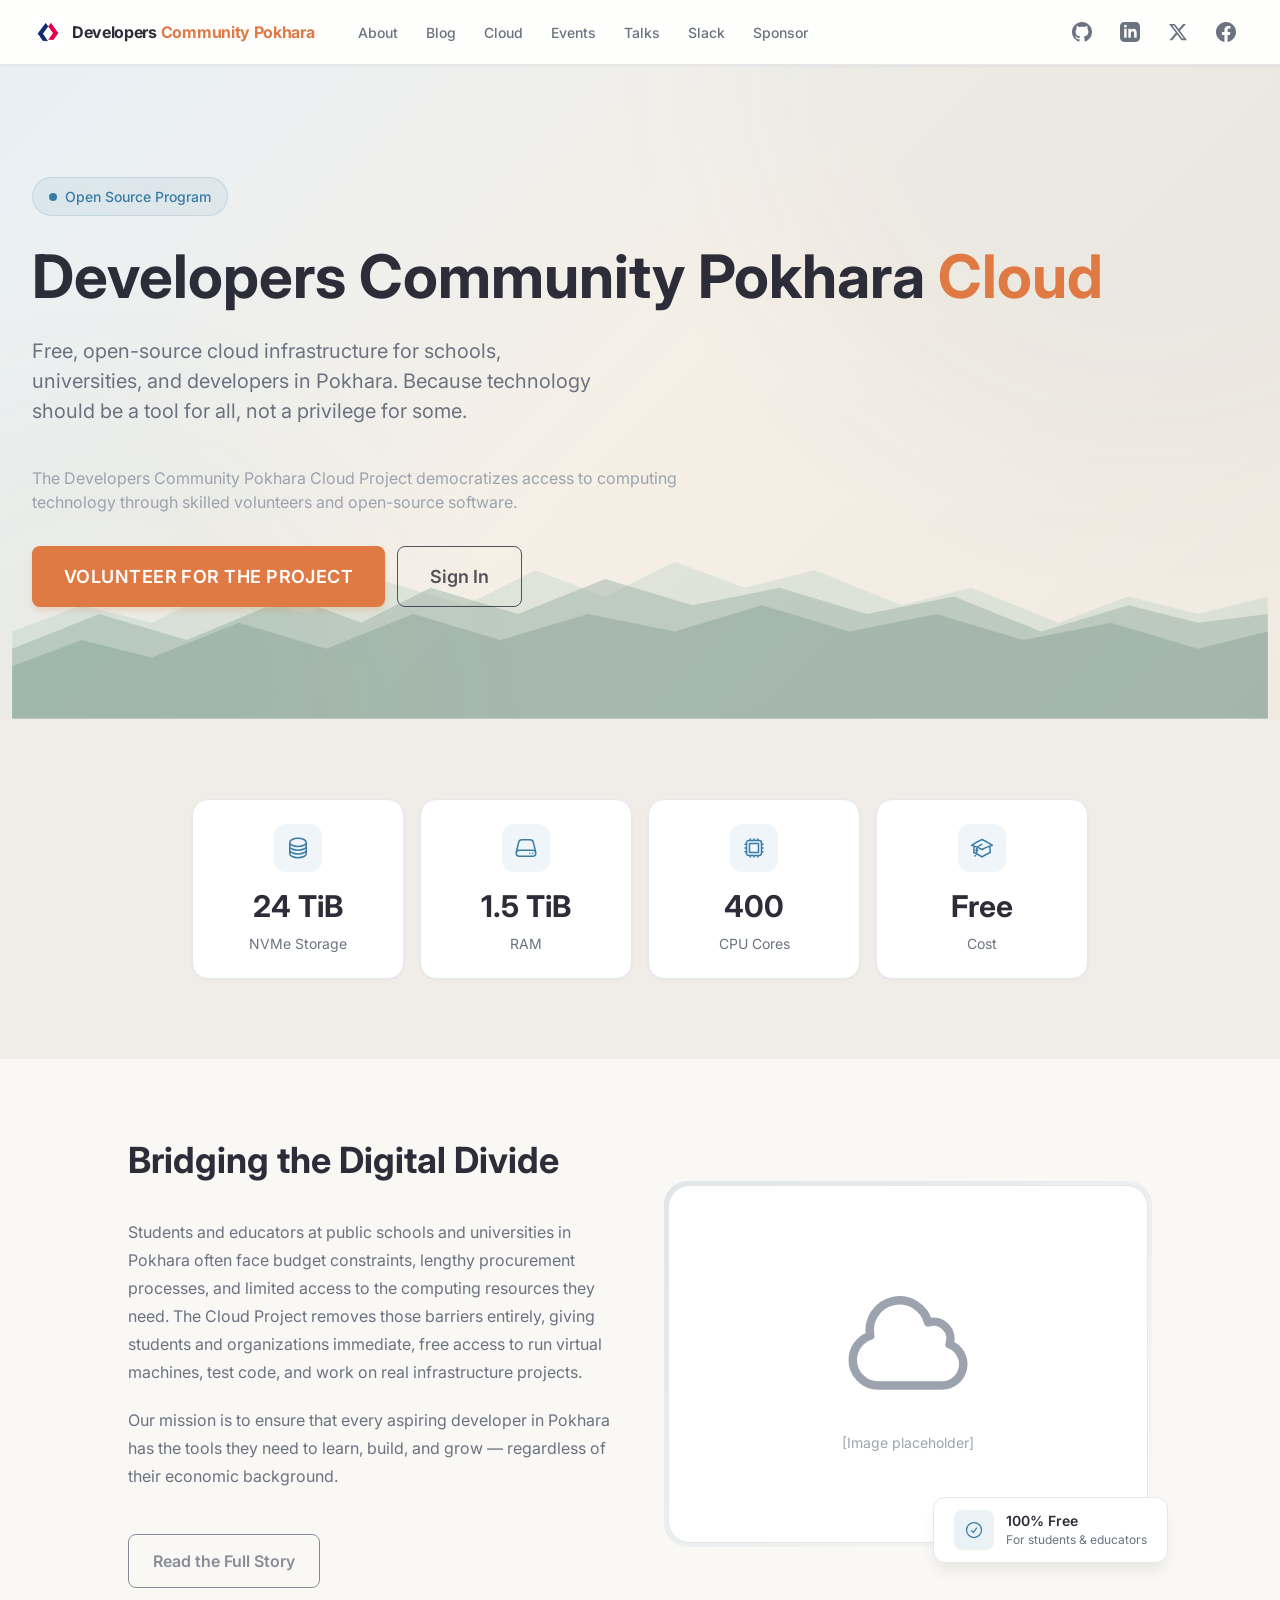
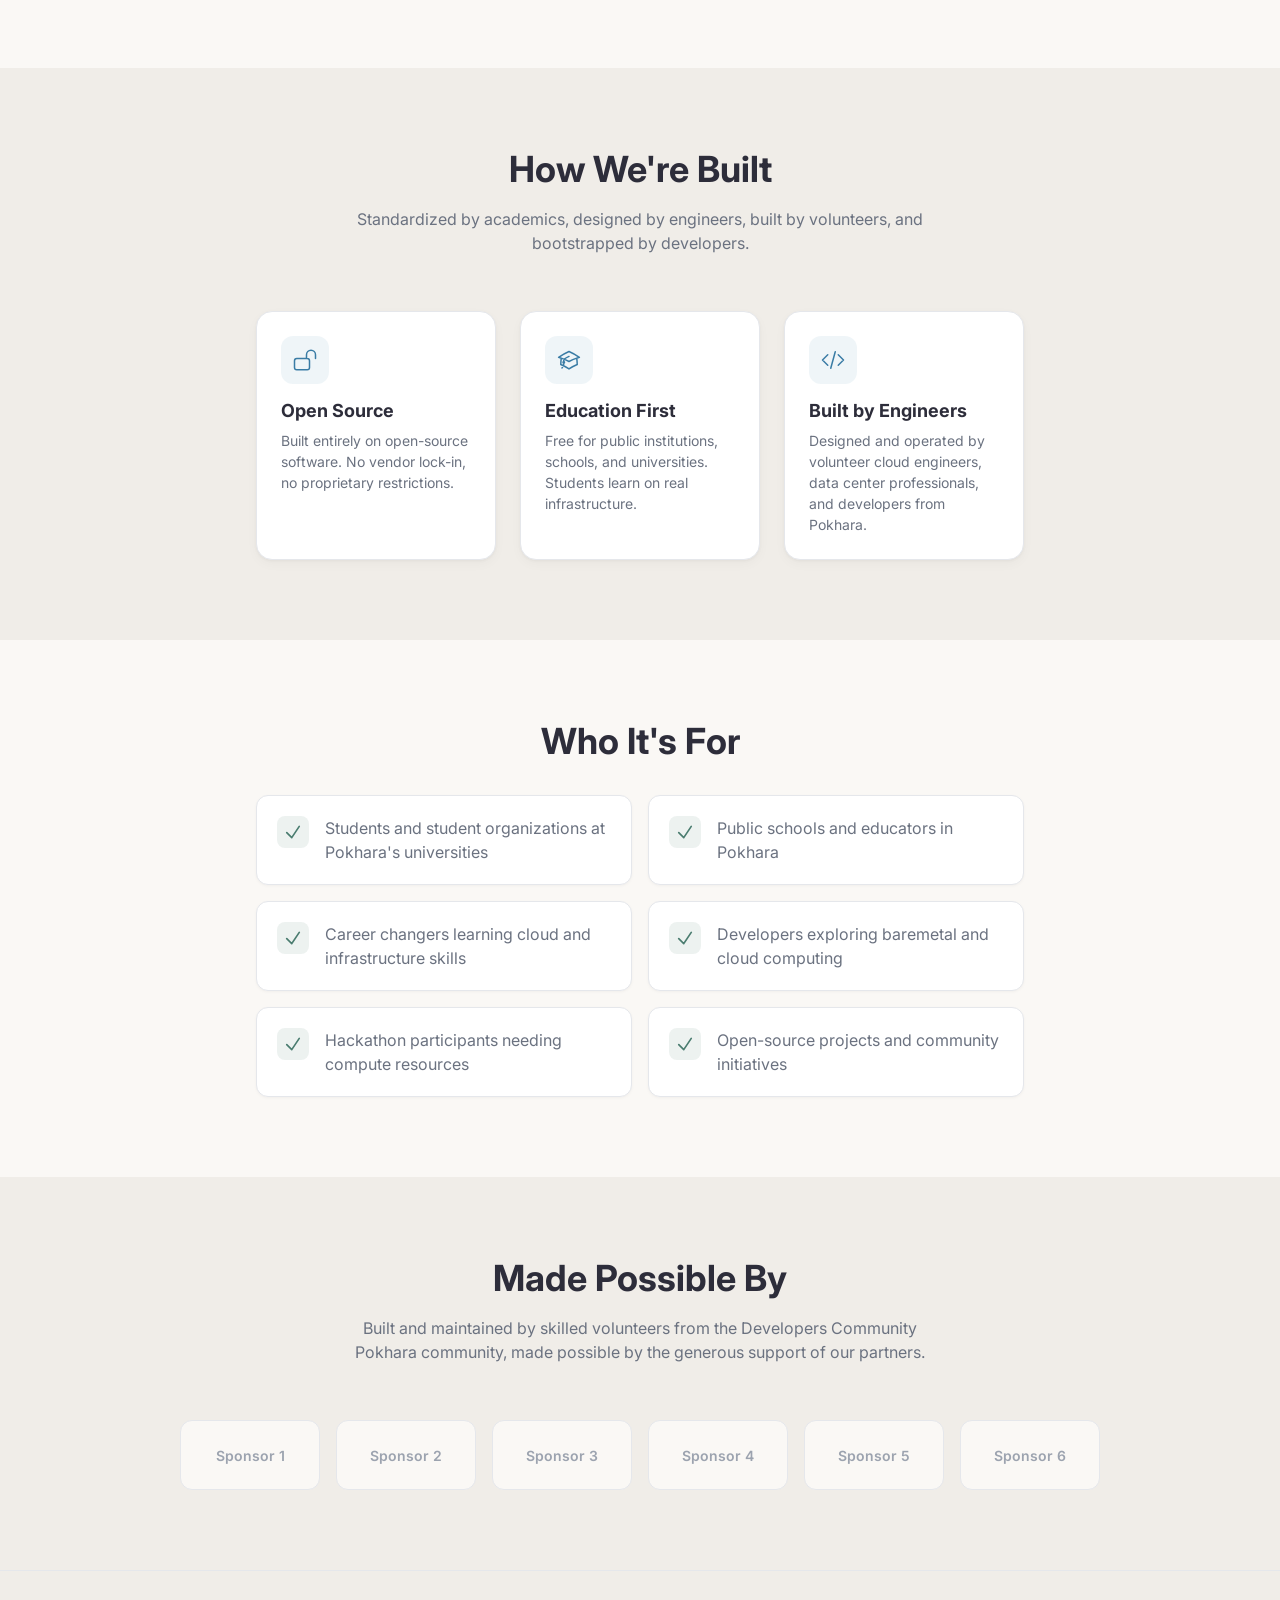
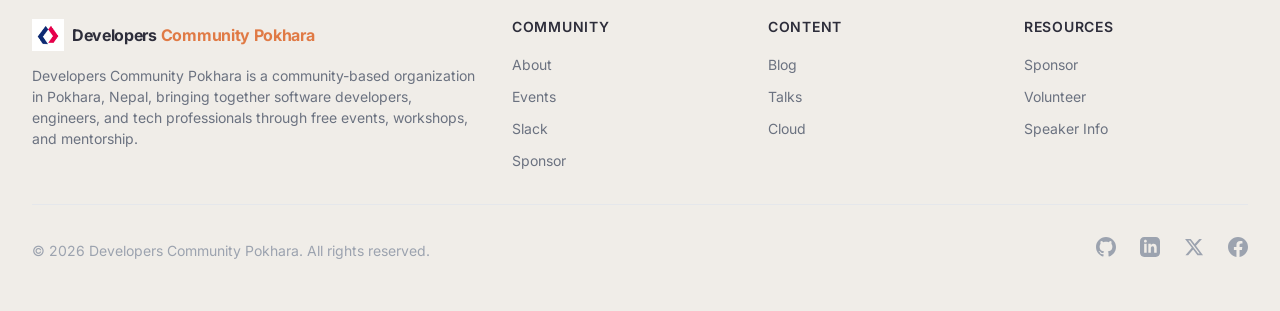
<file: cloud-project.html>
<!DOCTYPE html>
<html lang="en">
<head>
<meta charset="utf-8">
<meta name="viewport" content="width=device-width, initial-scale=1, maximum-scale=1">
<title>Developers Community Pokhara Cloud - Free Open Source Cloud Infrastructure for Pokhara</title>
<meta name="description" content="The Developers Community Pokhara Cloud Project provides free, open-source cloud infrastructure to schools, universities, and developers in Pokhara, Nepal. 24 TiB NVMe storage, 1.5 TiB RAM, 400 CPU cores.">
<link rel="preconnect" href="https://fonts.googleapis.com">
  <link rel="preconnect" href="https://fonts.gstatic.com" crossorigin>
  <link rel="preconnect" href="https://images.unsplash.com">
  <link href="https://fonts.googleapis.com/css2?family=Inter:wght@400;500;600;700&display=swap" rel="stylesheet">
  <link rel="stylesheet" href="css/style.css">
</head>
<body>

<header class="td-header td-header--sticky">
  <nav class="td-header__nav">
    <div class="td-header__inner">
      <div class="td-header__left">
        <a class="td-header__brand" href=".">
          <span class="td-logo" style="font-size:1rem;gap:0.5em;--logo-text-color:#2D2D3A">
            <span class="td-logo__icon" style="width:32px;height:32px">
              <img src="images/developers community pokhara logo.png" alt="Developers Community Pokhara" style="width:100%;height:100%;object-fit:contain" />
            </span><span class="td-logo__wordmark">
<span class="td-logo__brand">Developers</span>
                <span class="td-logo__devs">Community Pokhara</span>
            </span>
          </span>
        </a>
        <div class="td-header__desktop-links">
          <a class="td-header__link" href="about.html">About</a>
          <a class="td-header__link" href="blog.html">Blog</a>
          <a class="td-header__link" href="cloud-project.html">Cloud</a>
          <a class="td-header__link" href="events.html">Events</a>
          <a class="td-header__link" href="talks.html">Talks</a>
          <a class="td-header__link" href="https://slack.com">Slack</a>
          <a class="td-header__link" href="partnership.html">Sponsor</a>
        </div>
      </div>
      <div class="td-header__right">
        <div class="td-header__actions">
          <a class="td-header__link" href="https://github.com/dev-community-pokhara" target="_blank" rel="noopener noreferrer"><svg viewBox="0 0 24 24" fill="currentColor" class="w-5 h-5"><path d="M12 0c-6.626 0-12 5.373-12 12 0 5.302 3.438 9.8 8.207 11.387.599.111.793-.261.793-.577v-2.234c-3.338.726-4.033-1.416-4.033-1.416-.546-1.387-1.333-1.756-1.333-1.756-1.089-.745.083-.729.083-.729 1.205.084 1.839 1.237 1.839 1.237 1.07 1.834 2.807 1.304 3.492.997.107-.775.418-1.305.762-1.604-2.665-.305-5.467-1.334-5.467-5.931 0-1.311.469-2.381 1.236-3.221-.124-.303-.535-1.524.117-3.176 0 0 1.008-.322 3.301 1.23.957-.266 1.983-.399 3.003-.404 1.02.005 2.047.138 3.006.404 2.291-1.552 3.297-1.23 3.297-1.23.653 1.653.242 2.874.118 3.176.77.84 1.235 1.911 1.235 3.221 0 4.609-2.807 5.624-5.479 5.921.43.372.823 1.102.823 2.222v3.293c0 .319.192.694.801.576 4.765-1.589 8.199-6.086 8.199-11.386 0-6.627-5.373-12-12-12z"></path></svg>
          </a>
          <a class="td-header__link" href="https://www.linkedin.com/company/developers-community-pokhara" target="_blank" rel="noopener noreferrer"><svg viewBox="0 0 24 24" fill="currentColor" class="w-5 h-5"><path d="M19 0h-14c-2.761 0-5 2.239-5 5v14c0 2.761 2.239 5 5 5h14c2.762 0 5-2.239 5-5v-14c0-2.761-2.238-5-5-5zm-11 19h-3v-11h3v11zm-1.5-12.268c-.966 0-1.75-.79-1.75-1.764s.784-1.764 1.75-1.764 1.75.79 1.75 1.764-.783 1.764-1.75 1.764zm13.5 12.268h-3v-5.604c0-3.368-4-3.113-4 0v5.604h-3v-11h3v1.765c1.396-2.586 7-2.777 7 2.476v6.759z"></path></svg>
          </a>
          <a class="td-header__link" href="https://twitter.com" target="_blank" rel="noopener noreferrer"><svg viewBox="0 0 24 24" fill="currentColor" class="w-5 h-5"><path d="M18.244 2.25h3.308l-7.227 8.26 8.502 11.24H16.17l-5.214-6.817L4.99 21.75H1.68l7.73-8.835L1.254 2.25H8.08l4.713 6.231zm-1.161 17.52h1.833L7.084 4.126H5.117z"></path></svg>
          </a>
          <a class="td-header__link" href="https://www.facebook.com/groups/developerscommunityinpokhara" target="_blank" rel="noopener noreferrer"><svg viewBox="0 0 24 24" fill="currentColor" class="w-5 h-5"><path d="M24 12.073c0-6.627-5.373-12-12-12s-12 5.373-12 12c0 5.99 4.388 10.954 10.125 11.854v-8.385H7.078v-3.47h3.047V9.43c0-3.007 1.792-4.669 4.533-4.669 1.312 0 2.686.235 2.686.235v2.953H15.83c-1.491 0-1.956.925-1.956 1.874v2.25h3.328l-.532 3.47h-2.796v8.385C19.612 23.027 24 18.062 24 12.073z"></path></svg>
          </a>
        </div>
        <button class="td-header__hamburger" aria-label="Toggle menu" aria-expanded="false">
          <svg fill="none" viewBox="0 0 24 24" stroke="currentColor"><path stroke-linecap="round" stroke-linejoin="round" stroke-width="2" d="M4 6h16M4 12h16M4 18h16"></path></svg>
        </button>
      </div>
    </div>
    <div class="td-header__mobile-menu">
      <div class="td-header__mobile-inner">
        <a class="td-header__link" href="about.html">About</a>
        <a class="td-header__link" href="blog.html">Blog</a>
        <a class="td-header__link" href="cloud-project.html">Cloud</a>
        <a class="td-header__link" href="events.html">Events</a>
        <a class="td-header__link" href="talks.html">Talks</a>
        <a class="td-header__link" href="https://slack.com">Slack</a>
        <a class="td-header__link" href="partnership.html">Sponsor</a>
        <a class="td-header__link" href="https://github.com/dev-community-pokhara" target="_blank" rel="noopener noreferrer"><svg viewBox="0 0 24 24" fill="currentColor" class="w-5 h-5"><path d="M12 0c-6.626 0-12 5.373-12 12 0 5.302 3.438 9.8 8.207 11.387.599.111.793-.261.793-.577v-2.234c-3.338.726-4.033-1.416-4.033-1.416-.546-1.387-1.333-1.756-1.333-1.756-1.089-.745.083-.729.083-.729 1.205.084 1.839 1.237 1.839 1.237 1.07 1.834 2.807 1.304 3.492.997.107-.775.418-1.305.762-1.604-2.665-.305-5.467-1.334-5.467-5.931 0-1.311.469-2.381 1.236-3.221-.124-.303-.535-1.524.117-3.176 0 0 1.008-.322 3.301 1.23.957-.266 1.983-.399 3.003-.404 1.02.005 2.047.138 3.006.404 2.291-1.552 3.297-1.23 3.297-1.23.653 1.653.242 2.874.118 3.176.77.84 1.235 1.911 1.235 3.221 0 4.609-2.807 5.624-5.479 5.921.43.372.823 1.102.823 2.222v3.293c0 .319.192.694.801.576 4.765-1.589 8.199-6.086 8.199-11.386 0-6.627-5.373-12-12-12z"></path></svg> GitHub</a>
        <a class="td-header__link" href="https://www.linkedin.com/company/developers-community-pokhara" target="_blank" rel="noopener noreferrer"><svg viewBox="0 0 24 24" fill="currentColor" class="w-5 h-5"><path d="M19 0h-14c-2.761 0-5 2.239-5 5v14c0 2.761 2.239 5 5 5h14c2.762 0 5-2.239 5-5v-14c0-2.761-2.238-5-5-5zm-11 19h-3v-11h3v11zm-1.5-12.268c-.966 0-1.75-.79-1.75-1.764s.784-1.764 1.75-1.764 1.75.79 1.75 1.764-.783 1.764-1.75 1.764zm13.5 12.268h-3v-5.604c0-3.368-4-3.113-4 0v5.604h-3v-11h3v1.765c1.396-2.586 7-2.777 7 2.476v6.759z"></path></svg> LinkedIn</a>
        <a class="td-header__link" href="https://twitter.com" target="_blank" rel="noopener noreferrer"><svg viewBox="0 0 24 24" fill="currentColor" class="w-5 h-5"><path d="M18.244 2.25h3.308l-7.227 8.26 8.502 11.24H16.17l-5.214-6.817L4.99 21.75H1.68l7.73-8.835L1.254 2.25H8.08l4.713 6.231zm-1.161 17.52h1.833L7.084 4.126H5.117z"></path></svg> X</a>
        <a class="td-header__link" href="https://www.facebook.com/groups/developerscommunityinpokhara" target="_blank" rel="noopener noreferrer"><svg viewBox="0 0 24 24" fill="currentColor" class="w-5 h-5"><path d="M24 12.073c0-6.627-5.373-12-12-12s-12 5.373-12 12c0 5.99 4.388 10.954 10.125 11.854v-8.385H7.078v-3.47h3.047V9.43c0-3.007 1.792-4.669 4.533-4.669 1.312 0 2.686.235 2.686.235v2.953H15.83c-1.491 0-1.956.925-1.956 1.874v2.25h3.328l-.532 3.47h-2.796v8.385C19.612 23.027 24 18.062 24 12.073z"></path></svg> Facebook</a>
      </div>
    </div>
  </nav>
</header>

<main>

<section class="page-hero">
  <div class="page-hero__bg"></div>
  <div class="page-hero__mountain-art">
    <svg viewBox="0 0 1440 300" preserveAspectRatio="xMidYMax meet" xmlns="http://www.w3.org/2000/svg">
      <path d="M0,300 L0,200 L80,170 L160,190 L240,150 L340,180 L420,140 L520,170 L600,130 L680,160 L760,120 L840,150 L920,130 L1020,170 L1100,150 L1200,190 L1280,160 L1360,180 L1440,160 L1440,300 Z" fill="#8BB8A8" opacity="0.4"/>
      <path d="M0,300 L0,220 L100,180 L200,210 L320,160 L400,190 L480,150 L580,180 L680,140 L780,170 L880,150 L980,180 L1080,160 L1180,200 L1280,170 L1360,190 L1440,180 L1440,300 Z" fill="#4A7C6F" opacity="0.5"/>
      <path d="M0,300 L0,240 L80,210 L160,230 L260,190 L360,220 L460,180 L560,210 L660,180 L760,200 L860,170 L960,200 L1060,180 L1160,210 L1260,190 L1360,220 L1440,200 L1440,300 Z" fill="#3A6C5F" opacity="0.6"/>
    </svg>
  </div>
  <div class="page-hero__glow"></div>
  <div class="page-hero__glow-2"></div>
  <div class="container">
    <div class="page-hero__content">
      <div class="page-hero__pill">
        <span class="page-hero__pill-dot" style="animation: pulse 2s cubic-bezier(0.4, 0, 0.6, 1) infinite;"></span>
        <span class="page-hero__pill-text">Open Source Program</span>
      </div>
      <h1 class="page-hero__title">Developers Community Pokhara <span class="text-sunset">Cloud</span></h1>
      <p class="page-hero__desc">Free, open-source cloud infrastructure for schools, universities, and developers in Pokhara. Because technology should be a tool for all, not a privilege for some.</p>
      <p class="text-muted  mb-8 max-w-2xl">The Developers Community Pokhara Cloud Project democratizes access to computing technology through skilled volunteers and open-source software.</p>
      <div class="hero__actions">
        <a href="#" class="td-button td-button--primary td-button--lg">Volunteer for the project</a>
        <a href="#" class="td-button td-button--ghost td-button--lg">Sign In</a>
      </div>
    </div>
  </div>
</section>

<section class="section section--alt">
  <div class="container">
    <div class="cloud-stats-grid">
      <div class="cloud-stat-card">
        <div class="cloud-stat-card__icon">
          <svg class="w-6 h-6" fill="none" viewBox="0 0 24 24" stroke-width="1.5" stroke="currentColor"><path stroke-linecap="round" stroke-linejoin="round" d="M20.25 6.375c0 2.278-3.694 4.125-8.25 4.125S3.75 8.653 3.75 6.375m16.5 0c0-2.278-3.694-4.125-8.25-4.125S3.75 4.097 3.75 6.375m16.5 0v11.25c0 2.278-3.694 4.125-8.25 4.125s-8.25-1.847-8.25-4.125V6.375m16.5 0v3.75m-16.5-3.75v3.75m16.5 0v3.75C20.25 16.153 16.556 18 12 18s-8.25-1.847-8.25-4.125v-3.75m16.5 0c0 2.278-3.694 4.125-8.25 4.125s-8.25-1.847-8.25-4.125"/></svg>
        </div>
        <div class="cloud-stat-card__number">24 TiB</div>
        <div class="cloud-stat-card__label">NVMe Storage</div>
      </div>
      <div class="cloud-stat-card">
        <div class="cloud-stat-card__icon">
          <svg class="w-6 h-6" fill="none" viewBox="0 0 24 24" stroke-width="1.5" stroke="currentColor"><path stroke-linecap="round" stroke-linejoin="round" d="M21.75 17.25v-.228a4.5 4.5 0 0 0-.12-1.03l-2.268-9.64a3.375 3.375 0 0 0-3.285-2.602H7.923a3.375 3.375 0 0 0-3.285 2.602l-2.268 9.64a4.5 4.5 0 0 0-.12 1.03v.228m19.5 0a3 3 0 0 1-3 3H5.25a3 3 0 0 1-3-3m19.5 0a3 3 0 0 0-3-3H5.25a3 3 0 0 0-3 3m16.5 0h.008v.008h-.008v-.008Zm-3 0h.008v.008h-.008v-.008Z"/></svg>
        </div>
        <div class="cloud-stat-card__number">1.5 TiB</div>
        <div class="cloud-stat-card__label">RAM</div>
      </div>
      <div class="cloud-stat-card">
        <div class="cloud-stat-card__icon">
          <svg class="w-6 h-6" fill="none" viewBox="0 0 24 24" stroke-width="1.5" stroke="currentColor"><path stroke-linecap="round" stroke-linejoin="round" d="M8.25 3v1.5M4.5 8.25H3M21 8.25h-1.5M4.5 12H3m18 0h-1.5m-15 3.75H3M21 15.75h-1.5M8.25 19.5V21M12 3v1.5m0 15V21m3.75-18v1.5m0 15V21m-9-1.5h10.5a2.25 2.25 0 0 0 2.25-2.25V6.75a2.25 2.25 0 0 0-2.25-2.25H6.75A2.25 2.25 0 0 0 4.5 6.75v10.5a2.25 2.25 0 0 0 2.25 2.25Zm.75-12h9v9h-9v-9Z"/></svg>
        </div>
        <div class="cloud-stat-card__number">400</div>
        <div class="cloud-stat-card__label">CPU Cores</div>
      </div>
      <div class="cloud-stat-card">
        <div class="cloud-stat-card__icon">
          <svg class="w-6 h-6" fill="none" viewBox="0 0 24 24" stroke-width="1.5" stroke="currentColor"><path stroke-linecap="round" stroke-linejoin="round" d="M4.26 10.147a60.438 60.438 0 0 0-.491 6.347A48.62 48.62 0 0 1 12 20.904a48.62 48.62 0 0 1 8.232-4.41 60.46 60.46 0 0 0-.491-6.347m-15.482 0a50.636 50.636 0 0 0-2.658-.813A59.906 59.906 0 0 1 12 3.493a59.903 59.903 0 0 1 10.399 5.84c-.896.248-1.783.52-2.658.814m-15.482 0A50.717 50.717 0 0 1 12 13.489a50.702 50.702 0 0 1 7.74-3.342M6.75 15a.75.75 0 1 0 0-1.5.75.75 0 0 0 0 1.5Zm0 0v-3.675A55.378 55.378 0 0 1 12 8.443m-7.007 11.55A5.981 5.981 0 0 0 6.75 15.75v-1.5"/></svg>
        </div>
        <div class="cloud-stat-card__number">Free</div>
        <div class="cloud-stat-card__label">Cost</div>
      </div>
    </div>
  </div>
</section>

<section class="section">
  <div class="container">
    <div class="story-grid">
      <div class="story__text">
        <h2 class="section__title">Bridging the Digital Divide</h2>
        <p>Students and educators at public schools and universities in Pokhara often face budget constraints, lengthy procurement processes, and limited access to the computing resources they need. The Cloud Project removes those barriers entirely, giving students and organizations immediate, free access to run virtual machines, test code, and work on real infrastructure projects.</p>
        <p>Our mission is to ensure that every aspiring developer in Pokhara has the tools they need to learn, build, and grow — regardless of their economic background.</p>
        <div class="mt-6">
          <a href="#" class="td-button td-button--ghost td-button--md">Read the Full Story</a>
        </div>
      </div>
      <div class="story__image-wrapper">
        <div class="story__image-box">
          <div class="story__image-inner">
            <div style="text-align: center; padding: 2rem;">
              <svg class="w-16 h-16 mx-auto mb-4 text-muted" fill="none" viewBox="0 0 24 24" stroke-width="1.5" stroke="currentColor"><path stroke-linecap="round" stroke-linejoin="round" d="M2.25 15a4.5 4.5 0 004.5 4.5H18a3.75 3.75 0 001.332-7.257 3 3 0 00-3.758-3.848 5.25 5.25 0 00-10.233 2.33A4.502 4.502 0 002.25 15z"/></svg>
              <span class="text-muted">[Image placeholder]</span>
            </div>
          </div>
        </div>
        <div class="story__badge">
          <div class="story__badge-icon">
            <svg fill="none" viewBox="0 0 24 24" stroke-width="1.5" stroke="currentColor"><path stroke-linecap="round" stroke-linejoin="round" d="M9 12.75L11.25 15 15 9.75M21 12a9 9 0 11-18 0 9 9 0 0118 0z"/></svg>
          </div>
          <div>
            <div class="story__badge-title">100% Free</div>
            <div class="story__badge-sub">For students & educators</div>
          </div>
        </div>
      </div>
    </div>
  </div>
</section>

<section class="section section--alt">
  <div class="container">
    <div class="section__header text-center">
      <h2 class="section__title">How We're Built</h2>
      <p class="section__subtitle">Standardized by academics, designed by engineers, built by volunteers, and bootstrapped by developers.</p>
    </div>
    <div class="cloud-features-grid">
      <div class="cloud-feature-card">
        <div class="cloud-feature-card__icon">
          <svg class="w-6 h-6" fill="none" viewBox="0 0 24 24" stroke-width="1.5" stroke="currentColor"><path stroke-linecap="round" stroke-linejoin="round" d="M13.5 10.5V6.75a4.5 4.5 0 1 1 9 0v3.75M3.75 21.75h10.5a2.25 2.25 0 0 0 2.25-2.25v-6.75a2.25 2.25 0 0 0-2.25-2.25H3.75a2.25 2.25 0 0 0-2.25 2.25v6.75a2.25 2.25 0 0 0 2.25 2.25Z"/></svg>
        </div>
        <h3 class="cloud-feature-card__title">Open Source</h3>
        <p class="cloud-feature-card__text">Built entirely on open-source software. No vendor lock-in, no proprietary restrictions.</p>
      </div>
      <div class="cloud-feature-card">
        <div class="cloud-feature-card__icon">
          <svg class="w-6 h-6" fill="none" viewBox="0 0 24 24" stroke-width="1.5" stroke="currentColor"><path stroke-linecap="round" stroke-linejoin="round" d="M4.26 10.147a60.438 60.438 0 0 0-.491 6.347A48.62 48.62 0 0 1 12 20.904a48.62 48.62 0 0 1 8.232-4.41 60.46 60.46 0 0 0-.491-6.347m-15.482 0a50.636 50.636 0 0 0-2.658-.813A59.906 59.906 0 0 1 12 3.493a59.903 59.903 0 0 1 10.399 5.84c-.896.248-1.783.52-2.658.814m-15.482 0A50.717 50.717 0 0 1 12 13.489a50.702 50.702 0 0 1 7.74-3.342M6.75 15a.75.75 0 1 0 0-1.5.75.75 0 0 0 0 1.5Zm0 0v-3.675A55.378 55.378 0 0 1 12 8.443m-7.007 11.55A5.981 5.981 0 0 0 6.75 15.75v-1.5"/></svg>
        </div>
        <h3 class="cloud-feature-card__title">Education First</h3>
        <p class="cloud-feature-card__text">Free for public institutions, schools, and universities. Students learn on real infrastructure.</p>
      </div>
      <div class="cloud-feature-card">
        <div class="cloud-feature-card__icon">
          <svg class="w-6 h-6" fill="none" viewBox="0 0 24 24" stroke-width="1.5" stroke="currentColor"><path stroke-linecap="round" stroke-linejoin="round" d="M17.25 6.75 22.5 12l-5.25 5.25m-10.5 0L1.5 12l5.25-5.25m7.5-3-4.5 16.5"/></svg>
        </div>
        <h3 class="cloud-feature-card__title">Built by Engineers</h3>
        <p class="cloud-feature-card__text">Designed and operated by volunteer cloud engineers, data center professionals, and developers from Pokhara.</p>
      </div>
    </div>
  </div>
</section>

<section class="section">
  <div class="container">
    <div class="max-w-4xl mx-auto">
      <h2 class="section__title text-center mb-8">Who It's For</h2>
      <div class="values-grid" style="grid-template-columns: repeat(2, 1fr);">
        <div class="value-card">
          <div class="value-card__check">
            <svg fill="none" viewBox="0 0 24 24" stroke-width="2" stroke="currentColor"><path stroke-linecap="round" stroke-linejoin="round" d="m4.5 12.75 6 6 9-13.5"/></svg>
          </div>
          <div class="value-card__text">Students and student organizations at Pokhara's universities</div>
        </div>
        <div class="value-card">
          <div class="value-card__check">
            <svg fill="none" viewBox="0 0 24 24" stroke-width="2" stroke="currentColor"><path stroke-linecap="round" stroke-linejoin="round" d="m4.5 12.75 6 6 9-13.5"/></svg>
          </div>
          <div class="value-card__text">Public schools and educators in Pokhara</div>
        </div>
        <div class="value-card">
          <div class="value-card__check">
            <svg fill="none" viewBox="0 0 24 24" stroke-width="2" stroke="currentColor"><path stroke-linecap="round" stroke-linejoin="round" d="m4.5 12.75 6 6 9-13.5"/></svg>
          </div>
          <div class="value-card__text">Career changers learning cloud and infrastructure skills</div>
        </div>
        <div class="value-card">
          <div class="value-card__check">
            <svg fill="none" viewBox="0 0 24 24" stroke-width="2" stroke="currentColor"><path stroke-linecap="round" stroke-linejoin="round" d="m4.5 12.75 6 6 9-13.5"/></svg>
          </div>
          <div class="value-card__text">Developers exploring baremetal and cloud computing</div>
        </div>
        <div class="value-card">
          <div class="value-card__check">
            <svg fill="none" viewBox="0 0 24 24" stroke-width="2" stroke="currentColor"><path stroke-linecap="round" stroke-linejoin="round" d="m4.5 12.75 6 6 9-13.5"/></svg>
          </div>
          <div class="value-card__text">Hackathon participants needing compute resources</div>
        </div>
        <div class="value-card">
          <div class="value-card__check">
            <svg fill="none" viewBox="0 0 24 24" stroke-width="2" stroke="currentColor"><path stroke-linecap="round" stroke-linejoin="round" d="m4.5 12.75 6 6 9-13.5"/></svg>
          </div>
          <div class="value-card__text">Open-source projects and community initiatives</div>
        </div>
      </div>
    </div>
  </div>
</section>

<section class="section section--alt">
  <div class="container">
    <div class="section__header text-center">
      <h2 class="section__title">Made Possible By</h2>
      <p class="section__subtitle">Built and maintained by skilled volunteers from the Developers Community Pokhara community, made possible by the generous support of our partners.</p>
    </div>
    <div class="flex flex-wrap gap-4 justify-center mt-8">
      <div style="width: 140px; height: 70px; background: var(--bg); border-radius: 0.75rem; border: 1px solid var(--border); display: flex; align-items: center; justify-content: center; color: var(--text-muted); font-weight: 600; font-size: 0.875rem;">Sponsor 1</div>
      <div style="width: 140px; height: 70px; background: var(--bg); border-radius: 0.75rem; border: 1px solid var(--border); display: flex; align-items: center; justify-content: center; color: var(--text-muted); font-weight: 600; font-size: 0.875rem;">Sponsor 2</div>
      <div style="width: 140px; height: 70px; background: var(--bg); border-radius: 0.75rem; border: 1px solid var(--border); display: flex; align-items: center; justify-content: center; color: var(--text-muted); font-weight: 600; font-size: 0.875rem;">Sponsor 3</div>
      <div style="width: 140px; height: 70px; background: var(--bg); border-radius: 0.75rem; border: 1px solid var(--border); display: flex; align-items: center; justify-content: center; color: var(--text-muted); font-weight: 600; font-size: 0.875rem;">Sponsor 4</div>
      <div style="width: 140px; height: 70px; background: var(--bg); border-radius: 0.75rem; border: 1px solid var(--border); display: flex; align-items: center; justify-content: center; color: var(--text-muted); font-weight: 600; font-size: 0.875rem;">Sponsor 5</div>
      <div style="width: 140px; height: 70px; background: var(--bg); border-radius: 0.75rem; border: 1px solid var(--border); display: flex; align-items: center; justify-content: center; color: var(--text-muted); font-weight: 600; font-size: 0.875rem;">Sponsor 6</div>
    </div>
  </div>
</section>

</main>

<!-- ===== FOOTER ===== -->
<footer class="td-footer">
  <div class="td-footer__container">
    <div class="td-footer__grid">
      <div>
        <span class="td-logo" style="font-size:1rem;gap:0.5em;--logo-text-color:#2D2D3A">
          <span class="td-logo__icon" style="width:32px;height:32px">
            <img src="images/developers community pokhara logo.png" alt="Developers Community Pokhara" style="width:100%;height:100%;object-fit:contain" />
          </span>
          <span class="td-logo__wordmark">
<span class="td-logo__brand">Developers</span>
              <span class="td-logo__devs">Community Pokhara</span>
          </span>
        </span>
        <p class="td-footer__description">
          Developers Community Pokhara is a community-based organization in Pokhara, Nepal, bringing together software developers, engineers, and tech professionals through free events, workshops, and mentorship.
        </p>
      </div>
      <div class="td-footer__link-group">
        <h3>Community</h3>
        <ul>
          <li><a href="about.html">About</a></li>
          <li><a href="events.html">Events</a></li>
          <li><a href="https://slack.com" target="_blank" rel="noopener noreferrer">Slack</a></li>
          <li><a href="partnership.html">Sponsor</a></li>
        </ul>
      </div>
      <div class="td-footer__link-group">
        <h3>Content</h3>
        <ul>
          <li><a href="blog.html">Blog</a></li>
          <li><a href="talks.html">Talks</a></li>
          <li><a href="cloud-project.html">Cloud</a></li>
        </ul>
      </div>
      <div class="td-footer__link-group">
        <h3>Resources</h3>
        <ul>
          <li><a href="partnership.html">Sponsor</a></li>
          <li><a href="about.html">Volunteer</a></li>
          <li><a href="talks.html">Speaker Info</a></li>
        </ul>
      </div>
    </div>
    <div class="td-footer__bottom">
      <p class="td-footer__copyright">&copy; 2026 Developers Community Pokhara. All rights reserved.</p>
      <div class="td-footer__socials">
        <a class="td-footer__social-link" href="https://github.com/dev-community-pokhara" target="_blank" rel="noopener noreferrer" aria-label="GitHub">
          <svg viewBox="0 0 24 24" fill="currentColor"><path d="M12 0c-6.626 0-12 5.373-12 12 0 5.302 3.438 9.8 8.207 11.387.599.111.793-.261.793-.577v-2.234c-3.338.726-4.033-1.416-4.033-1.416-.546-1.387-1.333-1.756-1.333-1.756-1.089-.745.083-.729.083-.729 1.205.084 1.839 1.237 1.839 1.237 1.07 1.834 2.807 1.304 3.492.997.107-.775.418-1.305.762-1.604-2.665-.305-5.467-1.334-5.467-5.931 0-1.311.469-2.381 1.236-3.221-.124-.303-.535-1.524.117-3.176 0 0 1.008-.322 3.301 1.23.957-.266 1.983-.399 3.003-.404 1.02.005 2.047.138 3.006.404 2.291-1.552 3.297-1.23 3.297-1.23.653 1.653.242 2.874.118 3.176.77.84 1.235 1.911 1.235 3.221 0 4.609-2.807 5.624-5.479 5.921.43.372.823 1.102.823 2.222v3.293c0 .319.192.694.801.576 4.765-1.589 8.199-6.086 8.199-11.386 0-6.627-5.373-12-12-12z"></path></svg>
        </a>
        <a class="td-footer__social-link" href="https://www.linkedin.com/company/developers-community-pokhara" target="_blank" rel="noopener noreferrer" aria-label="LinkedIn">
          <svg viewBox="0 0 24 24" fill="currentColor"><path d="M19 0h-14c-2.761 0-5 2.239-5 5v14c0 2.761 2.239 5 5 5h14c2.762 0 5-2.239 5-5v-14c0-2.761-2.238-5-5-5zm-11 19h-3v-11h3v11zm-1.5-12.268c-.966 0-1.75-.79-1.75-1.764s.784-1.764 1.75-1.764 1.75.79 1.75 1.764-.783 1.764-1.75 1.764zm13.5 12.268h-3v-5.604c0-3.368-4-3.113-4 0v5.604h-3v-11h3v1.765c1.396-2.586 7-2.777 7 2.476v6.759z"></path></svg>
        </a>
        <a class="td-footer__social-link" href="https://twitter.com" target="_blank" rel="noopener noreferrer" aria-label="Twitter">
           <svg viewBox="0 0 24 24" fill="currentColor"><path d="M18.244 2.25h3.308l-7.227 8.26 8.502 11.24H16.17l-5.214-6.817L4.99 21.75H1.68l7.73-8.835L1.254 2.25H8.08l4.713 6.231zm-1.161 17.52h1.833L7.084 4.126H5.117z"></path></svg>
         </a>
         <a class="td-footer__social-link" href="https://www.facebook.com/groups/developerscommunityinpokhara" target="_blank" rel="noopener noreferrer" aria-label="Facebook">
           <svg viewBox="0 0 24 24" fill="currentColor"><path d="M24 12.073c0-6.627-5.373-12-12-12s-12 5.373-12 12c0 5.99 4.388 10.954 10.125 11.854v-8.385H7.078v-3.47h3.047V9.43c0-3.007 1.792-4.669 4.533-4.669 1.312 0 2.686.235 2.686.235v2.953H15.83c-1.491 0-1.956.925-1.956 1.874v2.25h3.328l-.532 3.47h-2.796v8.385C19.612 23.027 24 18.062 24 12.073z"></path></svg>
         </a>
       </div>
    </div>
  </div>
</footer>

<script>
    document.querySelector('.td-header__hamburger')?.addEventListener('click', function() {
      const menu = document.querySelector('.td-header__mobile-menu');
      const expanded = this.getAttribute('aria-expanded') === 'true';
      this.setAttribute('aria-expanded', !expanded);
      menu.classList.toggle('td-header__mobile-menu--open');
    });
  </script>

</body>
</html>
</file>
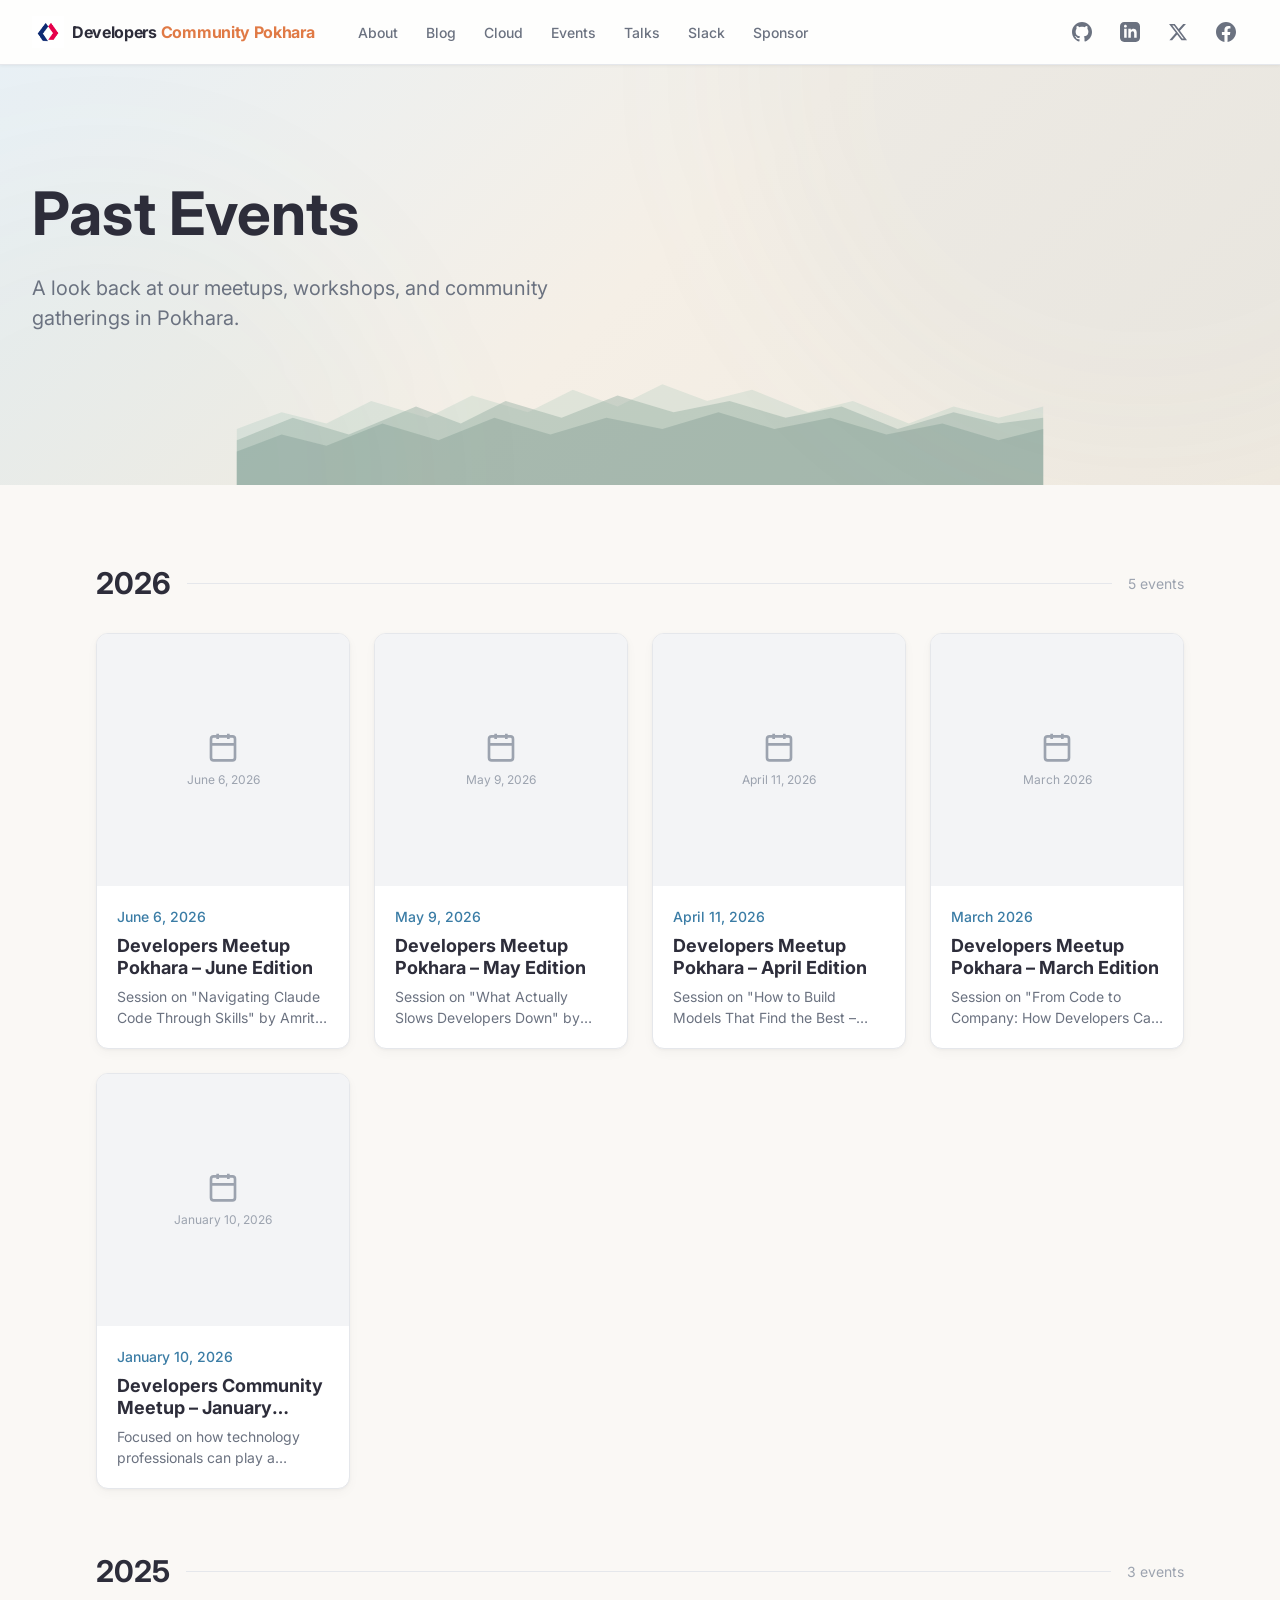
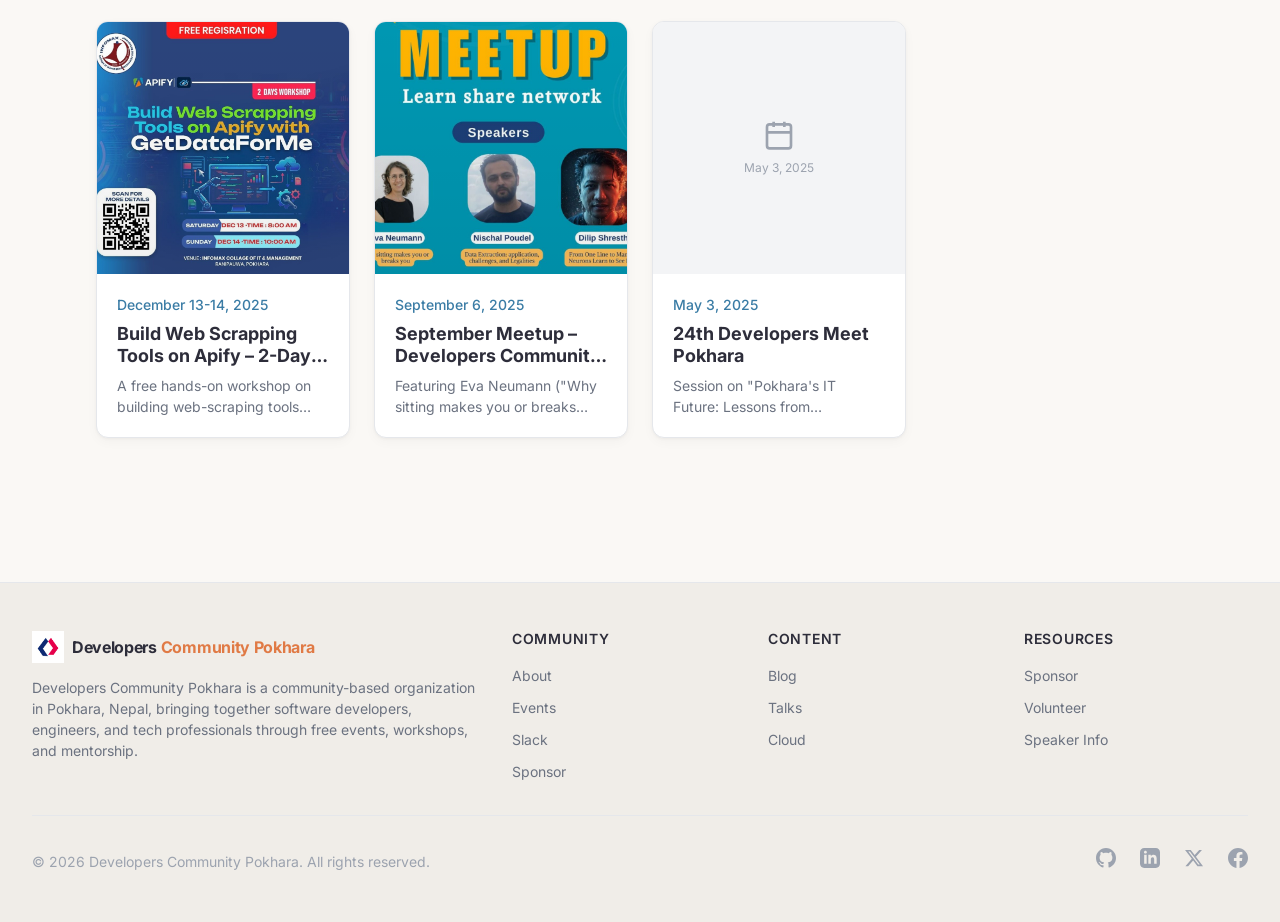
<file: events.html>
<!DOCTYPE html>
<html lang="en">
<head>
  <meta charset="UTF-8">
  <meta name="viewport" content="width=device-width, initial-scale=1.0">
  <title>Past Events - Developers Community Pokhara</title>
  <meta name="description" content="Past events from the Developers Community Pokhara. Meetups, workshops, and tech gatherings.">
  <link rel="preconnect" href="https://fonts.googleapis.com">
  <link rel="preconnect" href="https://fonts.gstatic.com" crossorigin>
  <link rel="preconnect" href="https://images.unsplash.com">
  <link href="https://fonts.googleapis.com/css2?family=Inter:wght@400;500;600;700&display=swap" rel="stylesheet">
  <link rel="stylesheet" href="css/style.css">
</head>
<body>

  <!-- ===== HEADER ===== -->
  <header class="td-header td-header--sticky">
    <nav class="td-header__nav" aria-label="Main navigation">
      <div class="td-header__inner">
        <div class="td-header__left">
          <a class="td-header__brand" href=".">
            <span class="td-logo" style="font-size:1rem;gap:0.5em;--logo-text-color:#2D2D3A">
              <span class="td-logo__icon" style="width:32px;height:32px">
                <img src="images/developers community pokhara logo.png" alt="Developers Community Pokhara" style="width:100%;height:100%;object-fit:contain" />
              </span>
              <span class="td-logo__wordmark">
                <span class="td-logo__brand">Developers</span>
                <span class="td-logo__devs">Community Pokhara</span>
              </span>
            </span>
          </a>
          <div class="td-header__desktop-links">
            <a class="td-header__link" href="about.html">About</a>
            <a class="td-header__link" href="blog.html">Blog</a>
            <a class="td-header__link" href="cloud-project.html">Cloud</a>
            <a class="td-header__link" href="events.html">Events</a>
            <a class="td-header__link" href="talks.html">Talks</a>
            <a class="td-header__link" href="https://slack.com" target="_blank" rel="noopener noreferrer">Slack</a>
            <a class="td-header__link" href="partnership.html">Sponsor</a>
          </div>
        </div>
        <div class="td-header__right">
          <div class="td-header__actions">
            <a class="td-header__link" href="https://github.com/dev-community-pokhara" target="_blank" rel="noopener noreferrer">
              <svg viewBox="0 0 24 24" fill="currentColor" class="w-5 h-5"><path d="M12 0c-6.626 0-12 5.373-12 12 0 5.302 3.438 9.8 8.207 11.387.599.111.793-.261.793-.577v-2.234c-3.338.726-4.033-1.416-4.033-1.416-.546-1.387-1.333-1.756-1.333-1.756-1.089-.745.083-.729.083-.729 1.205.084 1.839 1.237 1.839 1.237 1.07 1.834 2.807 1.304 3.492.997.107-.775.418-1.305.762-1.604-2.665-.305-5.467-1.334-5.467-5.931 0-1.311.469-2.381 1.236-3.221-.124-.303-.535-1.524.117-3.176 0 0 1.008-.322 3.301 1.23.957-.266 1.983-.399 3.003-.404 1.02.005 2.047.138 3.006.404 2.291-1.552 3.297-1.23 3.297-1.23.653 1.653.242 2.874.118 3.176.77.84 1.235 1.911 1.235 3.221 0 4.609-2.807 5.624-5.479 5.921.43.372.823 1.102.823 2.222v3.293c0 .319.192.694.801.576 4.765-1.589 8.199-6.086 8.199-11.386 0-6.627-5.373-12-12-12z"></path></svg>
            </a>
            <a class="td-header__link" href="https://www.linkedin.com/company/developers-community-pokhara" target="_blank" rel="noopener noreferrer">
              <svg viewBox="0 0 24 24" fill="currentColor" class="w-5 h-5"><path d="M19 0h-14c-2.761 0-5 2.239-5 5v14c0 2.761 2.239 5 5 5h14c2.762 0 5-2.239 5-5v-14c0-2.761-2.238-5-5-5zm-11 19h-3v-11h3v11zm-1.5-12.268c-.966 0-1.75-.79-1.75-1.764s.784-1.764 1.75-1.764 1.75.79 1.75 1.764-.783 1.764-1.75 1.764zm13.5 12.268h-3v-5.604c0-3.368-4-3.113-4 0v5.604h-3v-11h3v1.765c1.396-2.586 7-2.777 7 2.476v6.759z"></path></svg>
            </a>
            <a class="td-header__link" href="https://twitter.com" target="_blank" rel="noopener noreferrer">
              <svg viewBox="0 0 24 24" fill="currentColor" class="w-5 h-5"><path d="M18.244 2.25h3.308l-7.227 8.26 8.502 11.24H16.17l-5.214-6.817L4.99 21.75H1.68l7.73-8.835L1.254 2.25H8.08l4.713 6.231zm-1.161 17.52h1.833L7.084 4.126H5.117z"></path></svg>
            </a>
            <a class="td-header__link" href="https://www.facebook.com/groups/developerscommunityinpokhara" target="_blank" rel="noopener noreferrer">
              <svg viewBox="0 0 24 24" fill="currentColor" class="w-5 h-5"><path d="M24 12.073c0-6.627-5.373-12-12-12s-12 5.373-12 12c0 5.99 4.388 10.954 10.125 11.854v-8.385H7.078v-3.47h3.047V9.43c0-3.007 1.792-4.669 4.533-4.669 1.312 0 2.686.235 2.686.235v2.953H15.83c-1.491 0-1.956.925-1.956 1.874v2.25h3.328l-.532 3.47h-2.796v8.385C19.612 23.027 24 18.062 24 12.073z"></path></svg>
            </a>
          </div>
          <button class="td-header__hamburger" aria-label="Toggle menu" aria-expanded="false">
            <svg fill="none" viewBox="0 0 24 24" stroke="currentColor"><path stroke-linecap="round" stroke-linejoin="round" stroke-width="2" d="M4 6h16M4 12h16M4 18h16"></path></svg>
          </button>
        </div>
      </div>
      <div class="td-header__mobile-menu">
        <div class="td-header__mobile-inner">
          <a class="td-header__link" href="about.html">About</a>
          <a class="td-header__link" href="blog.html">Blog</a>
          <a class="td-header__link" href="cloud-project.html">Cloud</a>
          <a class="td-header__link" href="events.html">Events</a>
          <a class="td-header__link" href="talks.html">Talks</a>
          <a class="td-header__link" href="https://slack.com" target="_blank" rel="noopener noreferrer">Slack</a>
          <a class="td-header__link" href="partnership.html">Sponsor</a>
          <a class="td-header__link" href="https://github.com/dev-community-pokhara" target="_blank" rel="noopener noreferrer">
            <svg viewBox="0 0 24 24" fill="currentColor" class="w-5 h-5"><path d="M12 0c-6.626 0-12 5.373-12 12 0 5.302 3.438 9.8 8.207 11.387.599.111.793-.261.793-.577v-2.234c-3.338.726-4.033-1.416-4.033-1.416-.546-1.387-1.333-1.756-1.333-1.756-1.089-.745.083-.729.083-.729 1.205.084 1.839 1.237 1.839 1.237 1.07 1.834 2.807 1.304 3.492.997.107-.775.418-1.305.762-1.604-2.665-.305-5.467-1.334-5.467-5.931 0-1.311.469-2.381 1.236-3.221-.124-.303-.535-1.524.117-3.176 0 0 1.008-.322 3.301 1.23.957-.266 1.983-.399 3.003-.404 1.02.005 2.047.138 3.006.404 2.291-1.552 3.297-1.23 3.297-1.23.653 1.653.242 2.874.118 3.176.77.84 1.235 1.911 1.235 3.221 0 4.609-2.807 5.624-5.479 5.921.43.372.823 1.102.823 2.222v3.293c0 .319.192.694.801.576 4.765-1.589 8.199-6.086 8.199-11.386 0-6.627-5.373-12-12-12z"></path></svg>
          </a>
          <a class="td-header__link" href="https://www.linkedin.com/company/developers-community-pokhara" target="_blank" rel="noopener noreferrer">
            <svg viewBox="0 0 24 24" fill="currentColor" class="w-5 h-5"><path d="M19 0h-14c-2.761 0-5 2.239-5 5v14c0 2.761 2.239 5 5 5h14c2.762 0 5-2.239 5-5v-14c0-2.761-2.238-5-5-5zm-11 19h-3v-11h3v11zm-1.5-12.268c-.966 0-1.75-.79-1.75-1.764s.784-1.764 1.75-1.764 1.75.79 1.75 1.764-.783 1.764-1.75 1.764zm13.5 12.268h-3v-5.604c0-3.368-4-3.113-4 0v5.604h-3v-11h3v1.765c1.396-2.586 7-2.777 7 2.476v6.759z"></path></svg>
          </a>
          <a class="td-header__link" href="https://twitter.com" target="_blank" rel="noopener noreferrer">
            <svg viewBox="0 0 24 24" fill="currentColor" class="w-5 h-5"><path d="M18.244 2.25h3.308l-7.227 8.26 8.502 11.24H16.17l-5.214-6.817L4.99 21.75H1.68l7.73-8.835L1.254 2.25H8.08l4.713 6.231zm-1.161 17.52h1.833L7.084 4.126H5.117z"></path></svg>
          </a>
          <a class="td-header__link" href="https://www.facebook.com/groups/developerscommunityinpokhara" target="_blank" rel="noopener noreferrer">
            <svg viewBox="0 0 24 24" fill="currentColor" class="w-5 h-5"><path d="M24 12.073c0-6.627-5.373-12-12-12s-12 5.373-12 12c0 5.99 4.388 10.954 10.125 11.854v-8.385H7.078v-3.47h3.047V9.43c0-3.007 1.792-4.669 4.533-4.669 1.312 0 2.686.235 2.686.235v2.953H15.83c-1.491 0-1.956.925-1.956 1.874v2.25h3.328l-.532 3.47h-2.796v8.385C19.612 23.027 24 18.062 24 12.073z"></path></svg>
          </a>
        </div>
      </div>
    </nav>
  </header>

  <!-- ===== PAGE HERO ===== -->
  <section class="page-hero">
    <div class="page-hero__bg"></div>
    <div class="page-hero__mountain-art">
      <svg viewBox="0 0 1440 300" preserveAspectRatio="xMidYMax meet" xmlns="http://www.w3.org/2000/svg">
        <path d="M0,300 L0,200 L80,170 L160,190 L240,150 L340,180 L420,140 L520,170 L600,130 L680,160 L760,120 L840,150 L920,130 L1020,170 L1100,150 L1200,190 L1280,160 L1360,180 L1440,160 L1440,300 Z" fill="#8BB8A8" opacity="0.4"/>
        <path d="M0,300 L0,220 L100,180 L200,210 L320,160 L400,190 L480,150 L580,180 L680,140 L780,170 L880,150 L980,180 L1080,160 L1180,200 L1280,170 L1360,190 L1440,180 L1440,300 Z" fill="#4A7C6F" opacity="0.5"/>
        <path d="M0,300 L0,240 L80,210 L160,230 L260,190 L360,220 L460,180 L560,210 L660,180 L760,200 L860,170 L960,200 L1060,180 L1160,210 L1260,190 L1360,220 L1440,200 L1440,300 Z" fill="#3A6C5F" opacity="0.6"/>
      </svg>
    </div>
    <div class="page-hero__glow"></div>
    <div class="page-hero__glow-2"></div>
    <div class="container">
      <div class="page-hero__content">
        <h1 class="page-hero__title">Past Events</h1>
        <p class="page-hero__desc">A look back at our meetups, workshops, and community gatherings in Pokhara.</p>
      </div>
    </div>
  </section>

  <!-- ===== EVENTS LISTING ===== -->
  <section class="section">
    <div class="container" style="max-width: 72rem; margin: 0 auto;">

      <!-- 2026 -->
      <div class="blog-year">
        <div class="blog-year__header">
          <h2 class="blog-year__title">2026</h2>
          <div class="blog-year__line"></div>
          <span class="blog-year__count">5 events</span>
        </div>
        <div class="blog-grid">
          <div class="blog-card">
            <div class="blog-card__image" style="background:var(--gray-100);display:flex;align-items:center;justify-content:center;color:var(--text-muted);font-size:0.75rem;padding:2rem;text-align:center">
              <div style="display:flex;flex-direction:column;align-items:center;gap:0.5rem">
                <svg viewBox="0 0 24 24" fill="none" stroke="currentColor" stroke-width="2" style="width:2rem;height:2rem"><rect x="3" y="4" width="18" height="18" rx="2"/><path d="M16 2v4"/><path d="M8 2v4"/><path d="M3 10h18"/></svg>
                <span>June 6, 2026</span>
              </div>
            </div>
            <div class="blog-card__body">
              <div class="blog-card__date">June 6, 2026</div>
              <h3 class="blog-card__title">Developers Meetup Pokhara – June Edition</h3>
              <p class="blog-card__excerpt">Session on "Navigating Claude Code Through Skills" by Amrit Ghimire, Software Engineer at Datachain.ai. A practical, hands-on look at making the most of modern AI coding tools. Held at Jyaba Tech Office, Pokhara.</p>
            </div>
          </div>
          <div class="blog-card">
            <div class="blog-card__image" style="background:var(--gray-100);display:flex;align-items:center;justify-content:center;color:var(--text-muted);font-size:0.75rem;padding:2rem;text-align:center">
              <div style="display:flex;flex-direction:column;align-items:center;gap:0.5rem">
                <svg viewBox="0 0 24 24" fill="none" stroke="currentColor" stroke-width="2" style="width:2rem;height:2rem"><rect x="3" y="4" width="18" height="18" rx="2"/><path d="M16 2v4"/><path d="M8 2v4"/><path d="M3 10h18"/></svg>
                <span>May 9, 2026</span>
              </div>
            </div>
            <div class="blog-card__body">
              <div class="blog-card__date">May 9, 2026</div>
              <h3 class="blog-card__title">Developers Meetup Pokhara – May Edition</h3>
              <p class="blog-card__excerpt">Session on "What Actually Slows Developers Down" by Ravi Bastola, providing valuable insights into common developer challenges, productivity barriers, and practical industry experiences. Held at Jyaba Tech Office.</p>
            </div>
          </div>
          <div class="blog-card">
            <div class="blog-card__image" style="background:var(--gray-100);display:flex;align-items:center;justify-content:center;color:var(--text-muted);font-size:0.75rem;padding:2rem;text-align:center">
              <div style="display:flex;flex-direction:column;align-items:center;gap:0.5rem">
                <svg viewBox="0 0 24 24" fill="none" stroke="currentColor" stroke-width="2" style="width:2rem;height:2rem"><rect x="3" y="4" width="18" height="18" rx="2"/><path d="M16 2v4"/><path d="M8 2v4"/><path d="M3 10h18"/></svg>
                <span>April 11, 2026</span>
              </div>
            </div>
            <div class="blog-card__body">
              <div class="blog-card__date">April 11, 2026</div>
              <h3 class="blog-card__title">Developers Meetup Pokhara – April Edition</h3>
              <p class="blog-card__excerpt">Session on "How to Build Models That Find the Best – Intro to LP/MLP Modeling" by Shankar Karki, Senior Research Engineer at Hitachi Energy. Held at Jyaba, Pokhara.</p>
            </div>
          </div>
          <div class="blog-card">
            <div class="blog-card__image" style="background:var(--gray-100);display:flex;align-items:center;justify-content:center;color:var(--text-muted);font-size:0.75rem;padding:2rem;text-align:center">
              <div style="display:flex;flex-direction:column;align-items:center;gap:0.5rem">
                <svg viewBox="0 0 24 24" fill="none" stroke="currentColor" stroke-width="2" style="width:2rem;height:2rem"><rect x="3" y="4" width="18" height="18" rx="2"/><path d="M16 2v4"/><path d="M8 2v4"/><path d="M3 10h18"/></svg>
                <span>March 2026</span>
              </div>
            </div>
            <div class="blog-card__body">
              <div class="blog-card__date">March 2026</div>
              <h3 class="blog-card__title">Developers Meetup Pokhara – March Edition</h3>
              <p class="blog-card__excerpt">Session on "From Code to Company: How Developers Can Build and Monetize Global Products" by Bibek Acharya, Founder/CEO of Nepa Tech Pal Pvt Ltd. Held at National Innovation Center Nepal.</p>
            </div>
          </div>
          <div class="blog-card">
            <div class="blog-card__image" style="background:var(--gray-100);display:flex;align-items:center;justify-content:center;color:var(--text-muted);font-size:0.75rem;padding:2rem;text-align:center">
              <div style="display:flex;flex-direction:column;align-items:center;gap:0.5rem">
                <svg viewBox="0 0 24 24" fill="none" stroke="currentColor" stroke-width="2" style="width:2rem;height:2rem"><rect x="3" y="4" width="18" height="18" rx="2"/><path d="M16 2v4"/><path d="M8 2v4"/><path d="M3 10h18"/></svg>
                <span>January 10, 2026</span>
              </div>
            </div>
            <div class="blog-card__body">
              <div class="blog-card__date">January 10, 2026</div>
              <h3 class="blog-card__title">Developers Community Meetup – January Edition</h3>
              <p class="blog-card__excerpt">Focused on how technology professionals can play a meaningful role in building a stable and resilient nation through their skills, mindset, and initiatives. Featuring Sangam Giri, Software Engineer.</p>
            </div>
          </div>
        </div>
      </div>

      <!-- 2025 -->
      <div class="blog-year">
        <div class="blog-year__header">
          <h2 class="blog-year__title">2025</h2>
          <div class="blog-year__line"></div>
          <span class="blog-year__count">3 events</span>
        </div>
        <div class="blog-grid">
          <div class="blog-card">
            <div class="blog-card__image">
              <img src="images/event-dec-2025.jpg" alt="Build Web Scrapping Tools on Apify - Workshop Poster" style="width:100%;height:100%;object-fit:cover" />
              <div class="blog-card__image-overlay"></div>
            </div>
            <div class="blog-card__body">
              <div class="blog-card__date">December 13-14, 2025</div>
              <h3 class="blog-card__title">Build Web Scrapping Tools on Apify – 2-Day Workshop</h3>
              <p class="blog-card__excerpt">A free hands-on workshop on building web-scraping tools using Apify and GetDataForMe automation. Held at Infomax College of IT & Management, Ranipauwa, Pokhara. Supported by APIFY.</p>
            </div>
          </div>
          <div class="blog-card">
            <div class="blog-card__image">
              <img src="images/event-sep-2025.jpg" alt="September Meetup 2025 - Promotional Poster" style="width:100%;height:100%;object-fit:cover" />
              <div class="blog-card__image-overlay"></div>
            </div>
            <div class="blog-card__body">
              <div class="blog-card__date">September 6, 2025</div>
              <h3 class="blog-card__title">September Meetup – Developers Community Pokhara</h3>
              <p class="blog-card__excerpt">Featuring Eva Neumann ("Why sitting makes you or breaks you"), Nischal Poudel ("Data Extraction"), and Dilip Shrestha ("How Neurons Learn to See Patterns"). At Pokhara Event Center. Supported by Apify and CSIT Association of Nepal.</p>
            </div>
          </div>
          <div class="blog-card">
            <div class="blog-card__image" style="background:var(--gray-100);display:flex;align-items:center;justify-content:center;color:var(--text-muted);font-size:0.75rem;padding:2rem;text-align:center">
              <div style="display:flex;flex-direction:column;align-items:center;gap:0.5rem">
                <svg viewBox="0 0 24 24" fill="none" stroke="currentColor" stroke-width="2" style="width:2rem;height:2rem"><rect x="3" y="4" width="18" height="18" rx="2"/><path d="M16 2v4"/><path d="M8 2v4"/><path d="M3 10h18"/></svg>
                <span>May 3, 2025</span>
              </div>
            </div>
            <div class="blog-card__body">
              <div class="blog-card__date">May 3, 2025</div>
              <h3 class="blog-card__title">24th Developers Meet Pokhara</h3>
              <p class="blog-card__excerpt">Session on "Pokhara's IT Future: Lessons from Shenzhen" led by speaker Hari Bahadur Pahari. Brought together tech enthusiasts for an eye-opening discussion on Pokhara's tech landscape.</p>
            </div>
          </div>
        </div>
      </div>

    </div>
  </section>

  <!-- ===== FOOTER ===== -->
  <footer class="td-footer">
    <div class="td-footer__container">
      <div class="td-footer__grid">
        <div>
          <span class="td-logo" style="font-size:1rem;gap:0.5em;--logo-text-color:#2D2D3A">
            <span class="td-logo__icon" style="width:32px;height:32px">
              <img src="images/developers community pokhara logo.png" alt="Developers Community Pokhara" style="width:100%;height:100%;object-fit:contain" />
            </span>
            <span class="td-logo__wordmark">
              <span class="td-logo__brand">Developers</span>
              <span class="td-logo__devs">Community Pokhara</span>
            </span>
          </span>
          <p class="td-footer__description">
            Developers Community Pokhara is a community-based organization in Pokhara, Nepal, bringing together software developers, engineers, and tech professionals through free events, workshops, and mentorship.
          </p>
        </div>
        <div class="td-footer__link-group">
          <h3>Community</h3>
          <ul>
            <li><a href="about.html">About</a></li>
            <li><a href="events.html">Events</a></li>
            <li><a href="https://slack.com" target="_blank" rel="noopener noreferrer">Slack</a></li>
            <li><a href="partnership.html">Sponsor</a></li>
          </ul>
        </div>
        <div class="td-footer__link-group">
          <h3>Content</h3>
          <ul>
            <li><a href="blog.html">Blog</a></li>
            <li><a href="talks.html">Talks</a></li>
            <li><a href="cloud-project.html">Cloud</a></li>
          </ul>
        </div>
        <div class="td-footer__link-group">
          <h3>Resources</h3>
          <ul>
            <li><a href="partnership.html">Sponsor</a></li>
            <li><a href="about.html">Volunteer</a></li>
            <li><a href="talks.html">Speaker Info</a></li>
          </ul>
        </div>
      </div>
      <div class="td-footer__bottom">
        <p class="td-footer__copyright">&copy; 2026 Developers Community Pokhara. All rights reserved.</p>
        <div class="td-footer__socials">
          <a class="td-footer__social-link" href="https://github.com/dev-community-pokhara" target="_blank" rel="noopener noreferrer" aria-label="GitHub">
            <svg viewBox="0 0 24 24" fill="currentColor"><path d="M12 0c-6.626 0-12 5.373-12 12 0 5.302 3.438 9.8 8.207 11.387.599.111.793-.261.793-.577v-2.234c-3.338.726-4.033-1.416-4.033-1.416-.546-1.387-1.333-1.756-1.333-1.756-1.089-.745.083-.729.083-.729 1.205.084 1.839 1.237 1.839 1.237 1.07 1.834 2.807 1.304 3.492.997.107-.775.418-1.305.762-1.604-2.665-.305-5.467-1.334-5.467-5.931 0-1.311.469-2.381 1.236-3.221-.124-.303-.535-1.524.117-3.176 0 0 1.008-.322 3.301 1.23.957-.266 1.983-.399 3.003-.404 1.02.005 2.047.138 3.006.404 2.291-1.552 3.297-1.23 3.297-1.23.653 1.653.242 2.874.118 3.176.77.84 1.235 1.911 1.235 3.221 0 4.609-2.807 5.624-5.479 5.921.43.372.823 1.102.823 2.222v3.293c0 .319.192.694.801.576 4.765-1.589 8.199-6.086 8.199-11.386 0-6.627-5.373-12-12-12z"></path></svg>
          </a>
          <a class="td-footer__social-link" href="https://www.linkedin.com/company/developers-community-pokhara" target="_blank" rel="noopener noreferrer" aria-label="LinkedIn">
            <svg viewBox="0 0 24 24" fill="currentColor"><path d="M19 0h-14c-2.761 0-5 2.239-5 5v14c0 2.761 2.239 5 5 5h14c2.762 0 5-2.239 5-5v-14c0-2.761-2.238-5-5-5zm-11 19h-3v-11h3v11zm-1.5-12.268c-.966 0-1.75-.79-1.75-1.764s.784-1.764 1.75-1.764 1.75.79 1.75 1.764-.783 1.764-1.75 1.764zm13.5 12.268h-3v-5.604c0-3.368-4-3.113-4 0v5.604h-3v-11h3v1.765c1.396-2.586 7-2.777 7 2.476v6.759z"></path></svg>
          </a>
          <a class="td-footer__social-link" href="https://twitter.com" target="_blank" rel="noopener noreferrer" aria-label="Twitter">
            <svg viewBox="0 0 24 24" fill="currentColor"><path d="M18.244 2.25h3.308l-7.227 8.26 8.502 11.24H16.17l-5.214-6.817L4.99 21.75H1.68l7.73-8.835L1.254 2.25H8.08l4.713 6.231zm-1.161 17.52h1.833L7.084 4.126H5.117z"></path></svg>
          </a>
          <a class="td-footer__social-link" href="https://www.facebook.com/groups/developerscommunityinpokhara" target="_blank" rel="noopener noreferrer" aria-label="Facebook">
            <svg viewBox="0 0 24 24" fill="currentColor"><path d="M24 12.073c0-6.627-5.373-12-12-12s-12 5.373-12 12c0 5.99 4.388 10.954 10.125 11.854v-8.385H7.078v-3.47h3.047V9.43c0-3.007 1.792-4.669 4.533-4.669 1.312 0 2.686.235 2.686.235v2.953H15.83c-1.491 0-1.956.925-1.956 1.874v2.25h3.328l-.532 3.47h-2.796v8.385C19.612 23.027 24 18.062 24 12.073z"></path></svg>
          </a>
        </div>
      </div>
    </div>
  </footer>

  <script>
    document.querySelector('.td-header__hamburger')?.addEventListener('click', function() {
      const menu = document.querySelector('.td-header__mobile-menu');
      const expanded = this.getAttribute('aria-expanded') === 'true';
      this.setAttribute('aria-expanded', !expanded);
      menu.classList.toggle('td-header__mobile-menu--open');
    });
  </script>

</body>
</html>
</file>
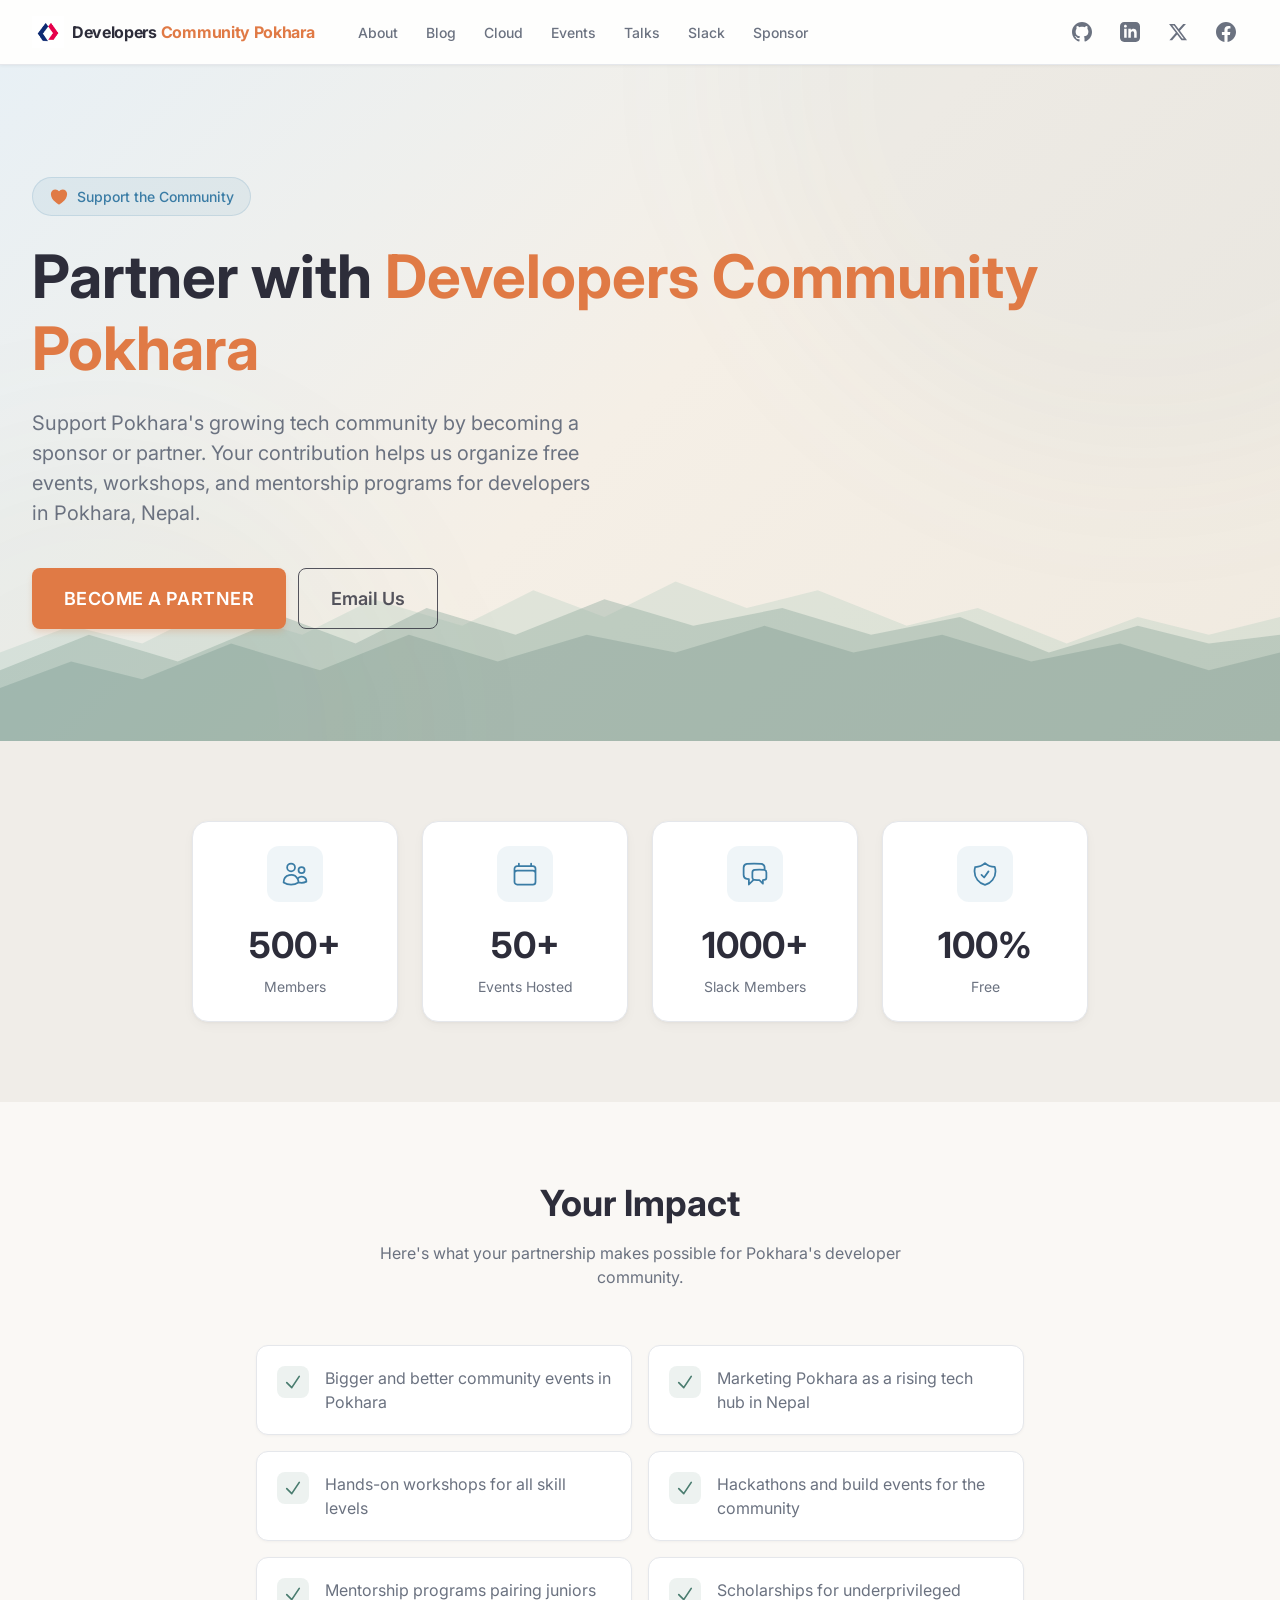
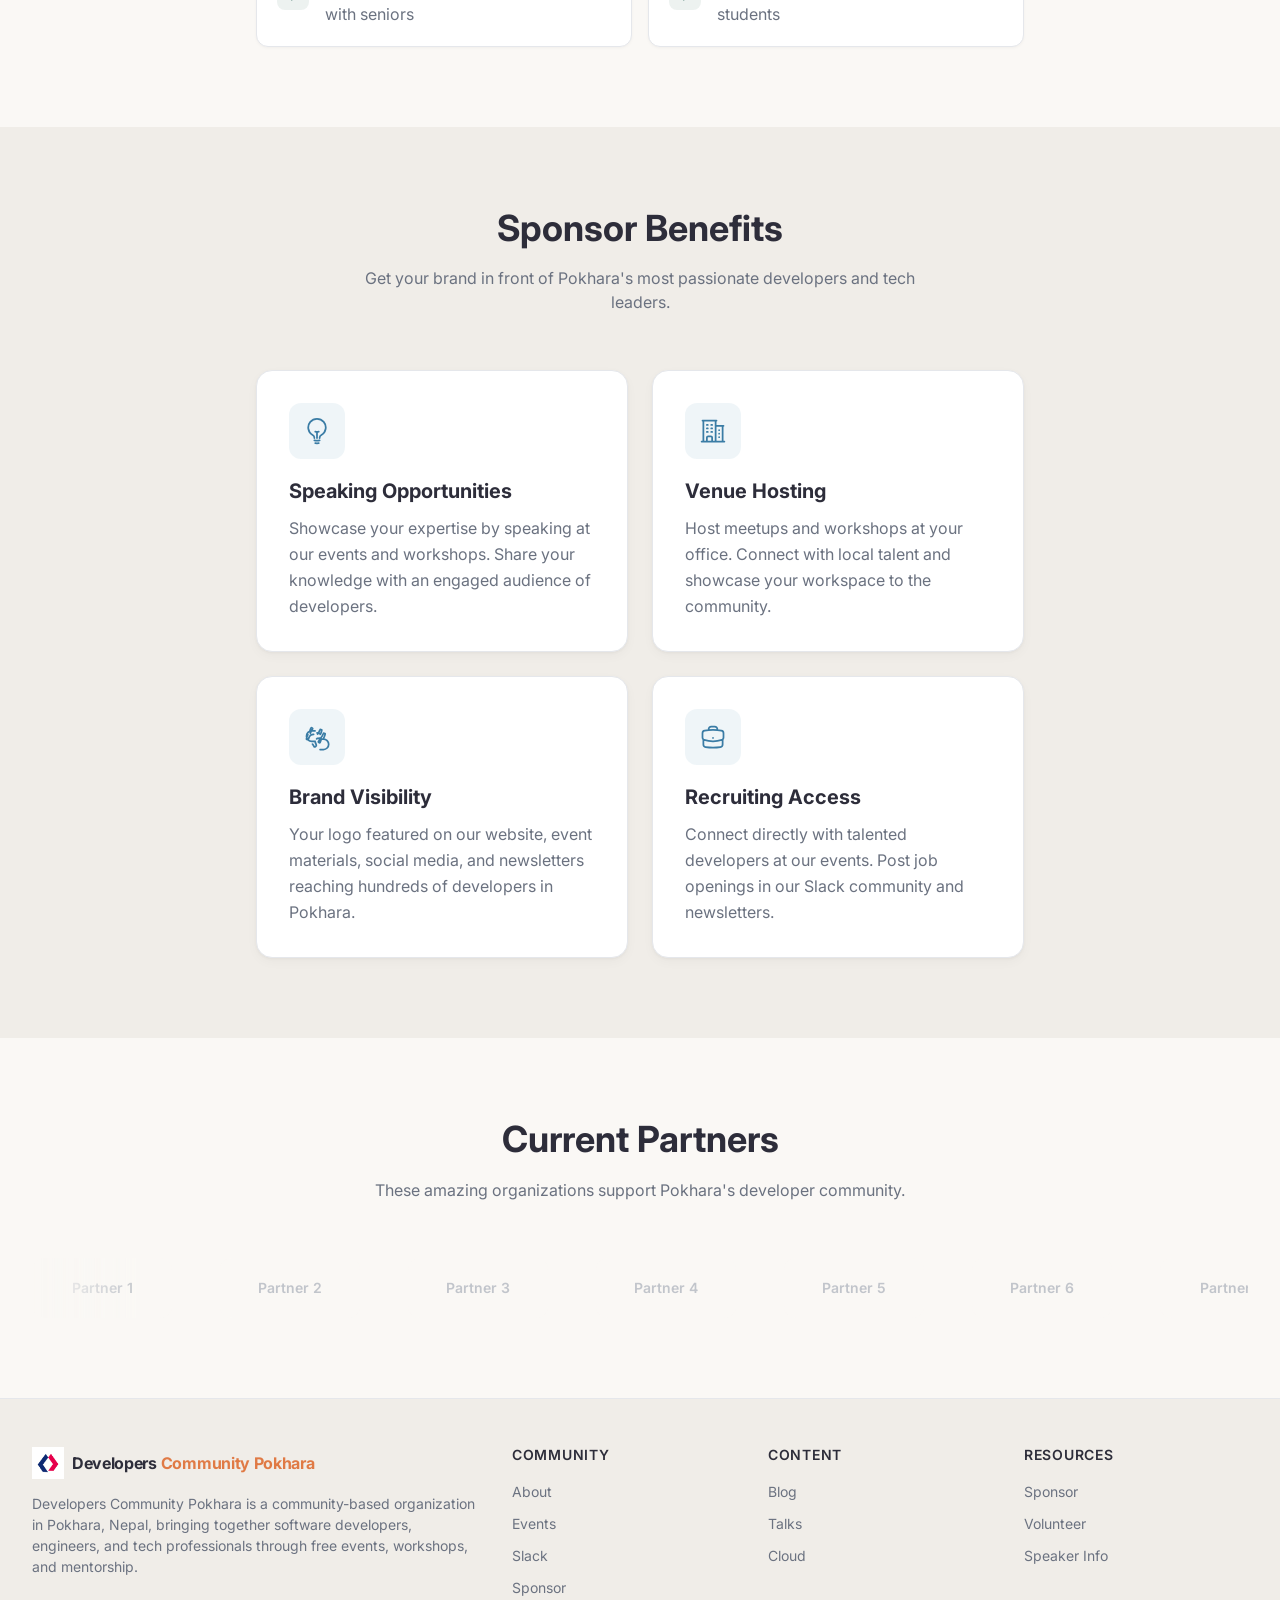
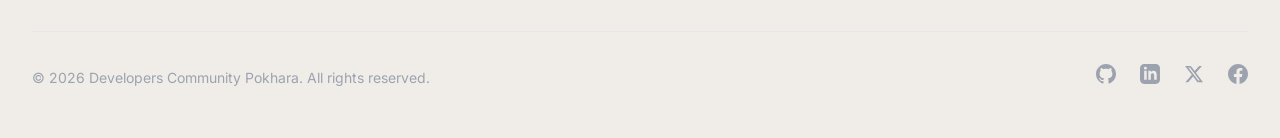
<file: partnership.html>
<!DOCTYPE html>
<html lang="en">
<head>
<meta charset="utf-8">
<meta name="viewport" content="width=device-width, initial-scale=1, maximum-scale=1">
<title>Partner | Developers Community Pokhara</title>
<meta name="description" content="Support Pokhara's growing tech community. Become a sponsor or partner of Developers Community Pokhara and help us build Nepal's next generation of developers.">
<link rel="preconnect" href="https://fonts.googleapis.com">
  <link rel="preconnect" href="https://fonts.gstatic.com" crossorigin>
  <link rel="preconnect" href="https://images.unsplash.com">
  <link href="https://fonts.googleapis.com/css2?family=Inter:wght@400;500;600;700&display=swap" rel="stylesheet">
  <link rel="stylesheet" href="css/style.css">
</head>
<body>

<header class="td-header td-header--sticky">
  <nav class="td-header__nav">
    <div class="td-header__inner">
      <div class="td-header__left">
        <a class="td-header__brand" href=".">
          <span class="td-logo" style="font-size:1rem;gap:0.5em;--logo-text-color:#2D2D3A">
            <span class="td-logo__icon" style="width:32px;height:32px">
              <img src="images/developers community pokhara logo.png" alt="Developers Community Pokhara" style="width:100%;height:100%;object-fit:contain" />
            </span><span class="td-logo__wordmark">
<span class="td-logo__brand">Developers</span>
                <span class="td-logo__devs">Community Pokhara</span>
            </span>
          </span>
        </a>
        <div class="td-header__desktop-links">
          <a class="td-header__link" href="about.html">About</a>
          <a class="td-header__link" href="blog.html">Blog</a>
          <a class="td-header__link" href="cloud-project.html">Cloud</a>
          <a class="td-header__link" href="events.html">Events</a>
          <a class="td-header__link" href="talks.html">Talks</a>
          <a class="td-header__link" href="https://slack.com">Slack</a>
          <a class="td-header__link" href="partnership.html">Sponsor</a>
        </div>
      </div>
      <div class="td-header__right">
        <div class="td-header__actions">
          <a class="td-header__link" href="https://github.com/dev-community-pokhara" target="_blank" rel="noopener noreferrer"><svg viewBox="0 0 24 24" fill="currentColor" class="w-5 h-5"><path d="M12 0c-6.626 0-12 5.373-12 12 0 5.302 3.438 9.8 8.207 11.387.599.111.793-.261.793-.577v-2.234c-3.338.726-4.033-1.416-4.033-1.416-.546-1.387-1.333-1.756-1.333-1.756-1.089-.745.083-.729.083-.729 1.205.084 1.839 1.237 1.839 1.237 1.07 1.834 2.807 1.304 3.492.997.107-.775.418-1.305.762-1.604-2.665-.305-5.467-1.334-5.467-5.931 0-1.311.469-2.381 1.236-3.221-.124-.303-.535-1.524.117-3.176 0 0 1.008-.322 3.301 1.23.957-.266 1.983-.399 3.003-.404 1.02.005 2.047.138 3.006.404 2.291-1.552 3.297-1.23 3.297-1.23.653 1.653.242 2.874.118 3.176.77.84 1.235 1.911 1.235 3.221 0 4.609-2.807 5.624-5.479 5.921.43.372.823 1.102.823 2.222v3.293c0 .319.192.694.801.576 4.765-1.589 8.199-6.086 8.199-11.386 0-6.627-5.373-12-12-12z"></path></svg>
          </a>
          <a class="td-header__link" href="https://www.linkedin.com/company/developers-community-pokhara" target="_blank" rel="noopener noreferrer"><svg viewBox="0 0 24 24" fill="currentColor" class="w-5 h-5"><path d="M19 0h-14c-2.761 0-5 2.239-5 5v14c0 2.761 2.239 5 5 5h14c2.762 0 5-2.239 5-5v-14c0-2.761-2.238-5-5-5zm-11 19h-3v-11h3v11zm-1.5-12.268c-.966 0-1.75-.79-1.75-1.764s.784-1.764 1.75-1.764 1.75.79 1.75 1.764-.783 1.764-1.75 1.764zm13.5 12.268h-3v-5.604c0-3.368-4-3.113-4 0v5.604h-3v-11h3v1.765c1.396-2.586 7-2.777 7 2.476v6.759z"></path></svg>
          </a>
          <a class="td-header__link" href="https://twitter.com" target="_blank" rel="noopener noreferrer"><svg viewBox="0 0 24 24" fill="currentColor" class="w-5 h-5"><path d="M18.244 2.25h3.308l-7.227 8.26 8.502 11.24H16.17l-5.214-6.817L4.99 21.75H1.68l7.73-8.835L1.254 2.25H8.08l4.713 6.231zm-1.161 17.52h1.833L7.084 4.126H5.117z"></path></svg>
          </a>
          <a class="td-header__link" href="https://www.facebook.com/groups/developerscommunityinpokhara" target="_blank" rel="noopener noreferrer"><svg viewBox="0 0 24 24" fill="currentColor" class="w-5 h-5"><path d="M24 12.073c0-6.627-5.373-12-12-12s-12 5.373-12 12c0 5.99 4.388 10.954 10.125 11.854v-8.385H7.078v-3.47h3.047V9.43c0-3.007 1.792-4.669 4.533-4.669 1.312 0 2.686.235 2.686.235v2.953H15.83c-1.491 0-1.956.925-1.956 1.874v2.25h3.328l-.532 3.47h-2.796v8.385C19.612 23.027 24 18.062 24 12.073z"></path></svg>
          </a>
        </div>
        <button class="td-header__hamburger" aria-label="Toggle menu" aria-expanded="false">
          <svg fill="none" viewBox="0 0 24 24" stroke="currentColor"><path stroke-linecap="round" stroke-linejoin="round" stroke-width="2" d="M4 6h16M4 12h16M4 18h16"></path></svg>
        </button>
      </div>
    </div>
    <div class="td-header__mobile-menu">
      <div class="td-header__mobile-inner">
        <a class="td-header__link" href="about.html">About</a>
        <a class="td-header__link" href="blog.html">Blog</a>
        <a class="td-header__link" href="cloud-project.html">Cloud</a>
        <a class="td-header__link" href="events.html">Events</a>
        <a class="td-header__link" href="talks.html">Talks</a>
        <a class="td-header__link" href="https://slack.com">Slack</a>
        <a class="td-header__link" href="partnership.html">Sponsor</a>
        <a class="td-header__link" href="https://github.com/dev-community-pokhara" target="_blank" rel="noopener noreferrer"><svg viewBox="0 0 24 24" fill="currentColor" class="w-5 h-5"><path d="M12 0c-6.626 0-12 5.373-12 12 0 5.302 3.438 9.8 8.207 11.387.599.111.793-.261.793-.577v-2.234c-3.338.726-4.033-1.416-4.033-1.416-.546-1.387-1.333-1.756-1.333-1.756-1.089-.745.083-.729.083-.729 1.205.084 1.839 1.237 1.839 1.237 1.07 1.834 2.807 1.304 3.492.997.107-.775.418-1.305.762-1.604-2.665-.305-5.467-1.334-5.467-5.931 0-1.311.469-2.381 1.236-3.221-.124-.303-.535-1.524.117-3.176 0 0 1.008-.322 3.301 1.23.957-.266 1.983-.399 3.003-.404 1.02.005 2.047.138 3.006.404 2.291-1.552 3.297-1.23 3.297-1.23.653 1.653.242 2.874.118 3.176.77.84 1.235 1.911 1.235 3.221 0 4.609-2.807 5.624-5.479 5.921.43.372.823 1.102.823 2.222v3.293c0 .319.192.694.801.576 4.765-1.589 8.199-6.086 8.199-11.386 0-6.627-5.373-12-12-12z"></path></svg> GitHub</a>
        <a class="td-header__link" href="https://www.linkedin.com/company/developers-community-pokhara" target="_blank" rel="noopener noreferrer"><svg viewBox="0 0 24 24" fill="currentColor" class="w-5 h-5"><path d="M19 0h-14c-2.761 0-5 2.239-5 5v14c0 2.761 2.239 5 5 5h14c2.762 0 5-2.239 5-5v-14c0-2.761-2.238-5-5-5zm-11 19h-3v-11h3v11zm-1.5-12.268c-.966 0-1.75-.79-1.75-1.764s.784-1.764 1.75-1.764 1.75.79 1.75 1.764-.783 1.764-1.75 1.764zm13.5 12.268h-3v-5.604c0-3.368-4-3.113-4 0v5.604h-3v-11h3v1.765c1.396-2.586 7-2.777 7 2.476v6.759z"></path></svg> LinkedIn</a>
        <a class="td-header__link" href="https://twitter.com" target="_blank" rel="noopener noreferrer"><svg viewBox="0 0 24 24" fill="currentColor" class="w-5 h-5"><path d="M18.244 2.25h3.308l-7.227 8.26 8.502 11.24H16.17l-5.214-6.817L4.99 21.75H1.68l7.73-8.835L1.254 2.25H8.08l4.713 6.231zm-1.161 17.52h1.833L7.084 4.126H5.117z"></path></svg> X</a>
        <a class="td-header__link" href="https://www.facebook.com/groups/developerscommunityinpokhara" target="_blank" rel="noopener noreferrer"><svg viewBox="0 0 24 24" fill="currentColor" class="w-5 h-5"><path d="M24 12.073c0-6.627-5.373-12-12-12s-12 5.373-12 12c0 5.99 4.388 10.954 10.125 11.854v-8.385H7.078v-3.47h3.047V9.43c0-3.007 1.792-4.669 4.533-4.669 1.312 0 2.686.235 2.686.235v2.953H15.83c-1.491 0-1.956.925-1.956 1.874v2.25h3.328l-.532 3.47h-2.796v8.385C19.612 23.027 24 18.062 24 12.073z"></path></svg> Facebook</a>
      </div>
    </div>
  </nav>
</header>

<main>

<section class="page-hero">
  <div class="page-hero__bg"></div>
  <div class="page-hero__mountain-art">
    <svg viewBox="0 0 1440 300" preserveAspectRatio="xMidYMax meet" xmlns="http://www.w3.org/2000/svg">
      <path d="M0,300 L0,200 L80,170 L160,190 L240,150 L340,180 L420,140 L520,170 L600,130 L680,160 L760,120 L840,150 L920,130 L1020,170 L1100,150 L1200,190 L1280,160 L1360,180 L1440,160 L1440,300 Z" fill="#8BB8A8" opacity="0.4"/>
      <path d="M0,300 L0,220 L100,180 L200,210 L320,160 L400,190 L480,150 L580,180 L680,140 L780,170 L880,150 L980,180 L1080,160 L1180,200 L1280,170 L1360,190 L1440,180 L1440,300 Z" fill="#4A7C6F" opacity="0.5"/>
      <path d="M0,300 L0,240 L80,210 L160,230 L260,190 L360,220 L460,180 L560,210 L660,180 L760,200 L860,170 L960,200 L1060,180 L1160,210 L1260,190 L1360,220 L1440,200 L1440,300 Z" fill="#3A6C5F" opacity="0.6"/>
    </svg>
  </div>
  <div class="page-hero__glow"></div>
  <div class="page-hero__glow-2"></div>
  <div class="container">
    <div class="page-hero__content">
      <div class="page-hero__pill">
        <svg class="w-5 h-5 text-sunset" fill="currentColor" viewBox="0 0 24 24"><path d="M11.645 20.91l-.007-.003-.022-.012a15.247 15.247 0 01-.383-.218 25.18 25.18 0 01-4.244-3.17C4.688 15.36 2.25 12.174 2.25 8.25 2.25 5.322 4.714 3 7.688 3A5.5 5.5 0 0112 5.052 5.5 5.5 0 0116.313 3c2.973 0 5.437 2.322 5.437 5.25 0 3.925-2.438 7.111-4.739 9.256a25.175 25.175 0 01-4.244 3.17 15.247 15.247 0 01-.383.219l-.022.012-.007.004-.003.001a.752.752 0 01-.704 0l-.003-.001z"/></svg>
        <span class="page-hero__pill-text">Support the Community</span>
      </div>
      <h1 class="page-hero__title">Partner with <span class="text-sunset">Developers Community Pokhara</span></h1>
      <p class="page-hero__desc">Support Pokhara's growing tech community by becoming a sponsor or partner. Your contribution helps us organize free events, workshops, and mentorship programs for developers in Pokhara, Nepal.</p>
      <div class="hero__actions">
        <a href="#" class="td-button td-button--primary td-button--lg">Become a Partner</a>
        <a href="mailto:sponsor@jyabadevs.com" class="td-button td-button--ghost td-button--lg">Email Us</a>
      </div>
    </div>
  </div>
</section>

<section class="section section--alt">
  <div class="container">
    <div class="stats-grid">
      <div class="stat-card">
        <div class="stat-card__icon">
          <svg fill="none" viewBox="0 0 24 24" stroke-width="1.5" stroke="currentColor"><path stroke-linecap="round" stroke-linejoin="round" d="M15 19.128a9.38 9.38 0 002.625.372 9.337 9.337 0 004.121-.952 4.125 4.125 0 00-7.533-2.493M15 19.128v-.003c0-1.113-.285-2.16-.786-3.07M15 19.128v.106A12.318 12.318 0 018.624 21c-2.331 0-4.512-.645-6.374-1.766l-.001-.109a6.375 6.375 0 0111.964-3.07M12 6.375a3.375 3.375 0 11-6.75 0 3.375 3.375 0 016.75 0zm8.25 2.25a2.625 2.625 0 11-5.25 0 2.625 2.625 0 015.25 0z"/></svg>
        </div>
        <div class="stat-card__number">500+</div>
        <div class="stat-card__label">Members</div>
      </div>
      <div class="stat-card">
        <div class="stat-card__icon">
          <svg fill="none" viewBox="0 0 24 24" stroke-width="1.5" stroke="currentColor"><path stroke-linecap="round" stroke-linejoin="round" d="M6.75 3v2.25M17.25 3v2.25M3 18.75V7.5a2.25 2.25 0 012.25-2.25h13.5A2.25 2.25 0 0121 7.5v11.25m-18 0A2.25 2.25 0 005.25 21h13.5A2.25 2.25 0 0021 18.75m-18 0v-7.5A2.25 2.25 0 015.25 9h13.5A2.25 2.25 0 0121 11.25v7.5"/></svg>
        </div>
        <div class="stat-card__number">50+</div>
        <div class="stat-card__label">Events Hosted</div>
      </div>
      <div class="stat-card">
        <div class="stat-card__icon">
          <svg fill="none" viewBox="0 0 24 24" stroke-width="1.5" stroke="currentColor"><path stroke-linecap="round" stroke-linejoin="round" d="M20.25 8.511c.884.284 1.5 1.128 1.5 2.097v4.286c0 1.136-.847 2.1-1.98 2.193-.34.027-.68.052-1.02.072v3.091l-3-3c-1.354 0-2.694-.055-4.02-.163a2.115 2.115 0 01-.825-.242m9.345-8.334a2.126 2.126 0 00-.476-.095 48.64 48.64 0 00-8.048 0c-1.131.094-1.976 1.057-1.976 2.192v4.286c0 .837.46 1.58 1.155 1.951m9.345-8.334V6.637c0-1.621-1.152-3.026-2.76-3.235A48.455 48.455 0 0011.25 3c-2.115 0-4.198.137-6.24.402-1.608.209-2.76 1.614-2.76 3.235v6.226c0 1.621 1.152 3.026 2.76 3.235.577.075 1.157.14 1.74.194V21l4.155-4.155"/></svg>
        </div>
        <div class="stat-card__number">1000+</div>
        <div class="stat-card__label">Slack Members</div>
      </div>
      <div class="stat-card">
        <div class="stat-card__icon">
          <svg fill="none" viewBox="0 0 24 24" stroke-width="1.5" stroke="currentColor"><path stroke-linecap="round" stroke-linejoin="round" d="M9 12.75L11.25 15 15 9.75m-3-7.036A11.959 11.959 0 013.598 6 11.99 11.99 0 003 9.749c0 5.592 3.824 10.29 9 11.623 5.176-1.332 9-6.03 9-11.622 0-1.31-.21-2.571-.598-3.751h-.152c-3.196 0-6.1-1.248-8.25-3.285z"/></svg>
        </div>
        <div class="stat-card__number">100%</div>
        <div class="stat-card__label">Free</div>
      </div>
    </div>
  </div>
</section>

<section class="section">
  <div class="container">
    <div class="section__header text-center">
      <h2 class="section__title">Your Impact</h2>
      <p class="section__subtitle">Here's what your partnership makes possible for Pokhara's developer community.</p>
    </div>
    <div class="values-grid" style="grid-template-columns: repeat(2, 1fr);">
      <div class="value-card">
        <div class="value-card__check">
          <svg fill="none" viewBox="0 0 24 24" stroke-width="2" stroke="currentColor"><path stroke-linecap="round" stroke-linejoin="round" d="m4.5 12.75 6 6 9-13.5"/></svg>
        </div>
        <div class="value-card__text">Bigger and better community events in Pokhara</div>
      </div>
      <div class="value-card">
        <div class="value-card__check">
          <svg fill="none" viewBox="0 0 24 24" stroke-width="2" stroke="currentColor"><path stroke-linecap="round" stroke-linejoin="round" d="m4.5 12.75 6 6 9-13.5"/></svg>
        </div>
        <div class="value-card__text">Marketing Pokhara as a rising tech hub in Nepal</div>
      </div>
      <div class="value-card">
        <div class="value-card__check">
          <svg fill="none" viewBox="0 0 24 24" stroke-width="2" stroke="currentColor"><path stroke-linecap="round" stroke-linejoin="round" d="m4.5 12.75 6 6 9-13.5"/></svg>
        </div>
        <div class="value-card__text">Hands-on workshops for all skill levels</div>
      </div>
      <div class="value-card">
        <div class="value-card__check">
          <svg fill="none" viewBox="0 0 24 24" stroke-width="2" stroke="currentColor"><path stroke-linecap="round" stroke-linejoin="round" d="m4.5 12.75 6 6 9-13.5"/></svg>
        </div>
        <div class="value-card__text">Hackathons and build events for the community</div>
      </div>
      <div class="value-card">
        <div class="value-card__check">
          <svg fill="none" viewBox="0 0 24 24" stroke-width="2" stroke="currentColor"><path stroke-linecap="round" stroke-linejoin="round" d="m4.5 12.75 6 6 9-13.5"/></svg>
        </div>
        <div class="value-card__text">Mentorship programs pairing juniors with seniors</div>
      </div>
      <div class="value-card">
        <div class="value-card__check">
          <svg fill="none" viewBox="0 0 24 24" stroke-width="2" stroke="currentColor"><path stroke-linecap="round" stroke-linejoin="round" d="m4.5 12.75 6 6 9-13.5"/></svg>
        </div>
        <div class="value-card__text">Scholarships for underprivileged students</div>
      </div>
    </div>
  </div>
</section>

<section class="section section--alt">
  <div class="container">
    <div class="section__header text-center">
      <h2 class="section__title">Sponsor Benefits</h2>
      <p class="section__subtitle">Get your brand in front of Pokhara's most passionate developers and tech leaders.</p>
    </div>
    <div class="benefits-grid">
      <div class="benefit-card">
        <div class="benefit-card__icon">
          <svg fill="none" viewBox="0 0 24 24" stroke-width="1.5" stroke="currentColor"><path stroke-linecap="round" stroke-linejoin="round" d="M12 18v-5.25m0 0a6.01 6.01 0 001.5-.189m-1.5.189a6.01 6.01 0 01-1.5-.189m3.75 7.478a12.06 12.06 0 01-4.5 0m3.75 2.383a14.406 14.406 0 01-3 0M14.25 18v-.192c0-.983.658-1.823 1.508-2.316a7.5 7.5 0 10-7.517 0c.85.493 1.509 1.333 1.509 2.316V18"/></svg>
        </div>
        <h3 class="benefit-card__title">Speaking Opportunities</h3>
        <p class="benefit-card__text">Showcase your expertise by speaking at our events and workshops. Share your knowledge with an engaged audience of developers.</p>
      </div>
      <div class="benefit-card">
        <div class="benefit-card__icon">
          <svg fill="none" viewBox="0 0 24 24" stroke-width="1.5" stroke="currentColor"><path stroke-linecap="round" stroke-linejoin="round" d="M2.25 21h19.5m-18-18v18m10.5-18v18m6-13.5V21M6.75 6.75h.75m-.75 3h.75m-.75 3h.75m3-6h.75m-.75 3h.75m-.75 3h.75M6.75 21v-3.375c0-.621.504-1.125 1.125-1.125h2.25c.621 0 1.125.504 1.125 1.125V21M3 3h12m-.75 4.5H21m-3.75 3.75h.008v.008h-.008v-.008zm0 3h.008v.008h-.008v-.008zm0 3h.008v.008h-.008v-.008z"/></svg>
        </div>
        <h3 class="benefit-card__title">Venue Hosting</h3>
        <p class="benefit-card__text">Host meetups and workshops at your office. Connect with local talent and showcase your workspace to the community.</p>
      </div>
      <div class="benefit-card">
        <div class="benefit-card__icon">
          <svg fill="none" viewBox="0 0 24 24" stroke-width="1.5" stroke="currentColor"><path stroke-linecap="round" stroke-linejoin="round" d="M10.34 15.84c-.688-.06-1.386-.09-2.09-.09H7.5a4.5 4.5 0 110-9h.75c.704 0 1.402-.03 2.09-.09m0 9.18c.253.962.584 1.892.985 2.783.247.55.06 1.21-.463 1.511l-.657.38a.496.496 0 01-.672-.282 12.104 12.104 0 00-1.441-2.18m6.576-4.392c.688.06 1.386.09 2.09.09h.75a4.5 4.5 0 110 9h-.75c-.704 0-1.402.03-2.09.09m0-9.18a12.109 12.109 0 01-1.44 2.18.496.496 0 00.116.682l.657.38a.497.497 0 00.672-.283 12.06 12.06 0 00.985-2.783m-3.144-4.39a11.956 11.956 0 001.934-3.517.496.496 0 01.596-.38l.647.128a.493.493 0 01.406.572 12.11 12.11 0 01-1.262 3.517m-3.144 3.89A11.957 11.957 0 0012 13.28c.285 0 .569-.01.852-.025m0 0a11.945 11.945 0 012.55-.597m0 0a12.09 12.09 0 001.934-3.517.495.495 0 01.596-.38l.647.128a.493.493 0 01.406.572 12.112 12.112 0 01-1.262 3.517m-3.144-3.89a12.112 12.112 0 00-2.55-.597M9.09 9.75a11.957 11.957 0 00-2.55.597m0 0A12.09 12.09 0 004.606 13.87a.497.497 0 01-.597.38l-.647-.128a.493.493 0 01-.406-.572 12.11 12.11 0 011.262-3.517m2.067-1.356a12.109 12.109 0 011.934-3.517.497.497 0 00-.117-.682l-.657-.38a.497.497 0 00-.672.283 12.063 12.063 0 00-.985 2.783"/></svg>
        </div>
        <h3 class="benefit-card__title">Brand Visibility</h3>
        <p class="benefit-card__text">Your logo featured on our website, event materials, social media, and newsletters reaching hundreds of developers in Pokhara.</p>
      </div>
      <div class="benefit-card">
        <div class="benefit-card__icon">
          <svg fill="none" viewBox="0 0 24 24" stroke-width="1.5" stroke="currentColor"><path stroke-linecap="round" stroke-linejoin="round" d="M20.25 14.15v4.25c0 1.094-.787 2.036-1.872 2.18-2.087.277-4.216.42-6.378.42s-4.291-.143-6.378-.42c-1.085-.144-1.872-1.086-1.872-2.18v-4.25m16.5 0a2.18 2.18 0 00.75-1.661V8.706c0-1.081-.768-2.015-1.837-2.175a48.114 48.114 0 00-3.413-.387m4.5 8.006c-.194.165-.42.295-.673.38A23.978 23.978 0 0112 15.75c-2.648 0-5.195-.429-7.577-1.22a2.016 2.016 0 01-.673-.38m0 0A2.18 2.18 0 013 12.489V8.706c0-1.081.768-2.015 1.837-2.175a48.111 48.111 0 013.413-.387m7.5 0V5.25A2.25 2.25 0 0013.5 3h-3a2.25 2.25 0 00-2.25 2.25v.894m7.5 0a48.667 48.667 0 00-7.5 0M12 12.75h.008v.008H12v-.008z"/></svg>
        </div>
        <h3 class="benefit-card__title">Recruiting Access</h3>
        <p class="benefit-card__text">Connect directly with talented developers at our events. Post job openings in our Slack community and newsletters.</p>
      </div>
    </div>
  </div>
</section>

<section class="section">
  <div class="container">
    <div class="section__header text-center">
      <h2 class="section__title">Current Partners</h2>
      <p class="section__subtitle">These amazing organizations support Pokhara's developer community.</p>
    </div>
    <div class="td-logo-marquee td-logo-marquee--pause-on-hover" style="--marquee-speed: 40s; --marquee-gap: 3rem;">
      <div class="td-logo-marquee__wrapper">
        <div class="td-logo-marquee__track">
          <div class="td-logo-marquee__item">
            <div class="td-logo-marquee__logo" style="width: 140px; height: 60px; background: var(--bg); border-radius: 0.75rem; display: flex; align-items: center; justify-content: center; color: var(--text-muted); font-weight: 600; font-size: 0.875rem;">Partner 1</div>
          </div>
          <div class="td-logo-marquee__item">
            <div class="td-logo-marquee__logo" style="width: 140px; height: 60px; background: var(--bg); border-radius: 0.75rem; display: flex; align-items: center; justify-content: center; color: var(--text-muted); font-weight: 600; font-size: 0.875rem;">Partner 2</div>
          </div>
          <div class="td-logo-marquee__item">
            <div class="td-logo-marquee__logo" style="width: 140px; height: 60px; background: var(--bg); border-radius: 0.75rem; display: flex; align-items: center; justify-content: center; color: var(--text-muted); font-weight: 600; font-size: 0.875rem;">Partner 3</div>
          </div>
          <div class="td-logo-marquee__item">
            <div class="td-logo-marquee__logo" style="width: 140px; height: 60px; background: var(--bg); border-radius: 0.75rem; display: flex; align-items: center; justify-content: center; color: var(--text-muted); font-weight: 600; font-size: 0.875rem;">Partner 4</div>
          </div>
          <div class="td-logo-marquee__item">
            <div class="td-logo-marquee__logo" style="width: 140px; height: 60px; background: var(--bg); border-radius: 0.75rem; display: flex; align-items: center; justify-content: center; color: var(--text-muted); font-weight: 600; font-size: 0.875rem;">Partner 5</div>
          </div>
          <div class="td-logo-marquee__item">
            <div class="td-logo-marquee__logo" style="width: 140px; height: 60px; background: var(--bg); border-radius: 0.75rem; display: flex; align-items: center; justify-content: center; color: var(--text-muted); font-weight: 600; font-size: 0.875rem;">Partner 6</div>
          </div>
        </div>
        <div class="td-logo-marquee__track">
          <div class="td-logo-marquee__item">
            <div class="td-logo-marquee__logo" style="width: 140px; height: 60px; background: var(--bg); border-radius: 0.75rem; display: flex; align-items: center; justify-content: center; color: var(--text-muted); font-weight: 600; font-size: 0.875rem;">Partner 1</div>
          </div>
          <div class="td-logo-marquee__item">
            <div class="td-logo-marquee__logo" style="width: 140px; height: 60px; background: var(--bg); border-radius: 0.75rem; display: flex; align-items: center; justify-content: center; color: var(--text-muted); font-weight: 600; font-size: 0.875rem;">Partner 2</div>
          </div>
          <div class="td-logo-marquee__item">
            <div class="td-logo-marquee__logo" style="width: 140px; height: 60px; background: var(--bg); border-radius: 0.75rem; display: flex; align-items: center; justify-content: center; color: var(--text-muted); font-weight: 600; font-size: 0.875rem;">Partner 3</div>
          </div>
          <div class="td-logo-marquee__item">
            <div class="td-logo-marquee__logo" style="width: 140px; height: 60px; background: var(--bg); border-radius: 0.75rem; display: flex; align-items: center; justify-content: center; color: var(--text-muted); font-weight: 600; font-size: 0.875rem;">Partner 4</div>
          </div>
          <div class="td-logo-marquee__item">
            <div class="td-logo-marquee__logo" style="width: 140px; height: 60px; background: var(--bg); border-radius: 0.75rem; display: flex; align-items: center; justify-content: center; color: var(--text-muted); font-weight: 600; font-size: 0.875rem;">Partner 5</div>
          </div>
          <div class="td-logo-marquee__item">
            <div class="td-logo-marquee__logo" style="width: 140px; height: 60px; background: var(--bg); border-radius: 0.75rem; display: flex; align-items: center; justify-content: center; color: var(--text-muted); font-weight: 600; font-size: 0.875rem;">Partner 6</div>
          </div>
        </div>
      </div>
    </div>
  </div>
</section>

</main>

<!-- ===== FOOTER ===== -->
<footer class="td-footer">
  <div class="td-footer__container">
    <div class="td-footer__grid">
      <div>
        <span class="td-logo" style="font-size:1rem;gap:0.5em;--logo-text-color:#2D2D3A">
          <span class="td-logo__icon" style="width:32px;height:32px">
            <img src="images/developers community pokhara logo.png" alt="Developers Community Pokhara" style="width:100%;height:100%;object-fit:contain" />
          </span>
          <span class="td-logo__wordmark">
<span class="td-logo__brand">Developers</span>
              <span class="td-logo__devs">Community Pokhara</span>
          </span>
        </span>
        <p class="td-footer__description">
          Developers Community Pokhara is a community-based organization in Pokhara, Nepal, bringing together software developers, engineers, and tech professionals through free events, workshops, and mentorship.
        </p>
      </div>
      <div class="td-footer__link-group">
        <h3>Community</h3>
        <ul>
          <li><a href="about.html">About</a></li>
          <li><a href="events.html">Events</a></li>
          <li><a href="https://slack.com" target="_blank" rel="noopener noreferrer">Slack</a></li>
          <li><a href="partnership.html">Sponsor</a></li>
        </ul>
      </div>
      <div class="td-footer__link-group">
        <h3>Content</h3>
        <ul>
          <li><a href="blog.html">Blog</a></li>
          <li><a href="talks.html">Talks</a></li>
          <li><a href="cloud-project.html">Cloud</a></li>
        </ul>
      </div>
      <div class="td-footer__link-group">
        <h3>Resources</h3>
        <ul>
          <li><a href="partnership.html">Sponsor</a></li>
          <li><a href="about.html">Volunteer</a></li>
          <li><a href="talks.html">Speaker Info</a></li>
        </ul>
      </div>
    </div>
    <div class="td-footer__bottom">
      <p class="td-footer__copyright">&copy; 2026 Developers Community Pokhara. All rights reserved.</p>
      <div class="td-footer__socials">
        <a class="td-footer__social-link" href="https://github.com/dev-community-pokhara" target="_blank" rel="noopener noreferrer" aria-label="GitHub">
          <svg viewBox="0 0 24 24" fill="currentColor"><path d="M12 0c-6.626 0-12 5.373-12 12 0 5.302 3.438 9.8 8.207 11.387.599.111.793-.261.793-.577v-2.234c-3.338.726-4.033-1.416-4.033-1.416-.546-1.387-1.333-1.756-1.333-1.756-1.089-.745.083-.729.083-.729 1.205.084 1.839 1.237 1.839 1.237 1.07 1.834 2.807 1.304 3.492.997.107-.775.418-1.305.762-1.604-2.665-.305-5.467-1.334-5.467-5.931 0-1.311.469-2.381 1.236-3.221-.124-.303-.535-1.524.117-3.176 0 0 1.008-.322 3.301 1.23.957-.266 1.983-.399 3.003-.404 1.02.005 2.047.138 3.006.404 2.291-1.552 3.297-1.23 3.297-1.23.653 1.653.242 2.874.118 3.176.77.84 1.235 1.911 1.235 3.221 0 4.609-2.807 5.624-5.479 5.921.43.372.823 1.102.823 2.222v3.293c0 .319.192.694.801.576 4.765-1.589 8.199-6.086 8.199-11.386 0-6.627-5.373-12-12-12z"></path></svg>
        </a>
        <a class="td-footer__social-link" href="https://www.linkedin.com/company/developers-community-pokhara" target="_blank" rel="noopener noreferrer" aria-label="LinkedIn">
          <svg viewBox="0 0 24 24" fill="currentColor"><path d="M19 0h-14c-2.761 0-5 2.239-5 5v14c0 2.761 2.239 5 5 5h14c2.762 0 5-2.239 5-5v-14c0-2.761-2.238-5-5-5zm-11 19h-3v-11h3v11zm-1.5-12.268c-.966 0-1.75-.79-1.75-1.764s.784-1.764 1.75-1.764 1.75.79 1.75 1.764-.783 1.764-1.75 1.764zm13.5 12.268h-3v-5.604c0-3.368-4-3.113-4 0v5.604h-3v-11h3v1.765c1.396-2.586 7-2.777 7 2.476v6.759z"></path></svg>
        </a>
        <a class="td-footer__social-link" href="https://twitter.com" target="_blank" rel="noopener noreferrer" aria-label="Twitter">
           <svg viewBox="0 0 24 24" fill="currentColor"><path d="M18.244 2.25h3.308l-7.227 8.26 8.502 11.24H16.17l-5.214-6.817L4.99 21.75H1.68l7.73-8.835L1.254 2.25H8.08l4.713 6.231zm-1.161 17.52h1.833L7.084 4.126H5.117z"></path></svg>
         </a>
         <a class="td-footer__social-link" href="https://www.facebook.com/groups/developerscommunityinpokhara" target="_blank" rel="noopener noreferrer" aria-label="Facebook">
           <svg viewBox="0 0 24 24" fill="currentColor"><path d="M24 12.073c0-6.627-5.373-12-12-12s-12 5.373-12 12c0 5.99 4.388 10.954 10.125 11.854v-8.385H7.078v-3.47h3.047V9.43c0-3.007 1.792-4.669 4.533-4.669 1.312 0 2.686.235 2.686.235v2.953H15.83c-1.491 0-1.956.925-1.956 1.874v2.25h3.328l-.532 3.47h-2.796v8.385C19.612 23.027 24 18.062 24 12.073z"></path></svg>
         </a>
       </div>
    </div>
  </div>
</footer>

<script>
    document.querySelector('.td-header__hamburger')?.addEventListener('click', function() {
      const menu = document.querySelector('.td-header__mobile-menu');
      const expanded = this.getAttribute('aria-expanded') === 'true';
      this.setAttribute('aria-expanded', !expanded);
      menu.classList.toggle('td-header__mobile-menu--open');
    });
  </script>

</body>
</html>
</file>
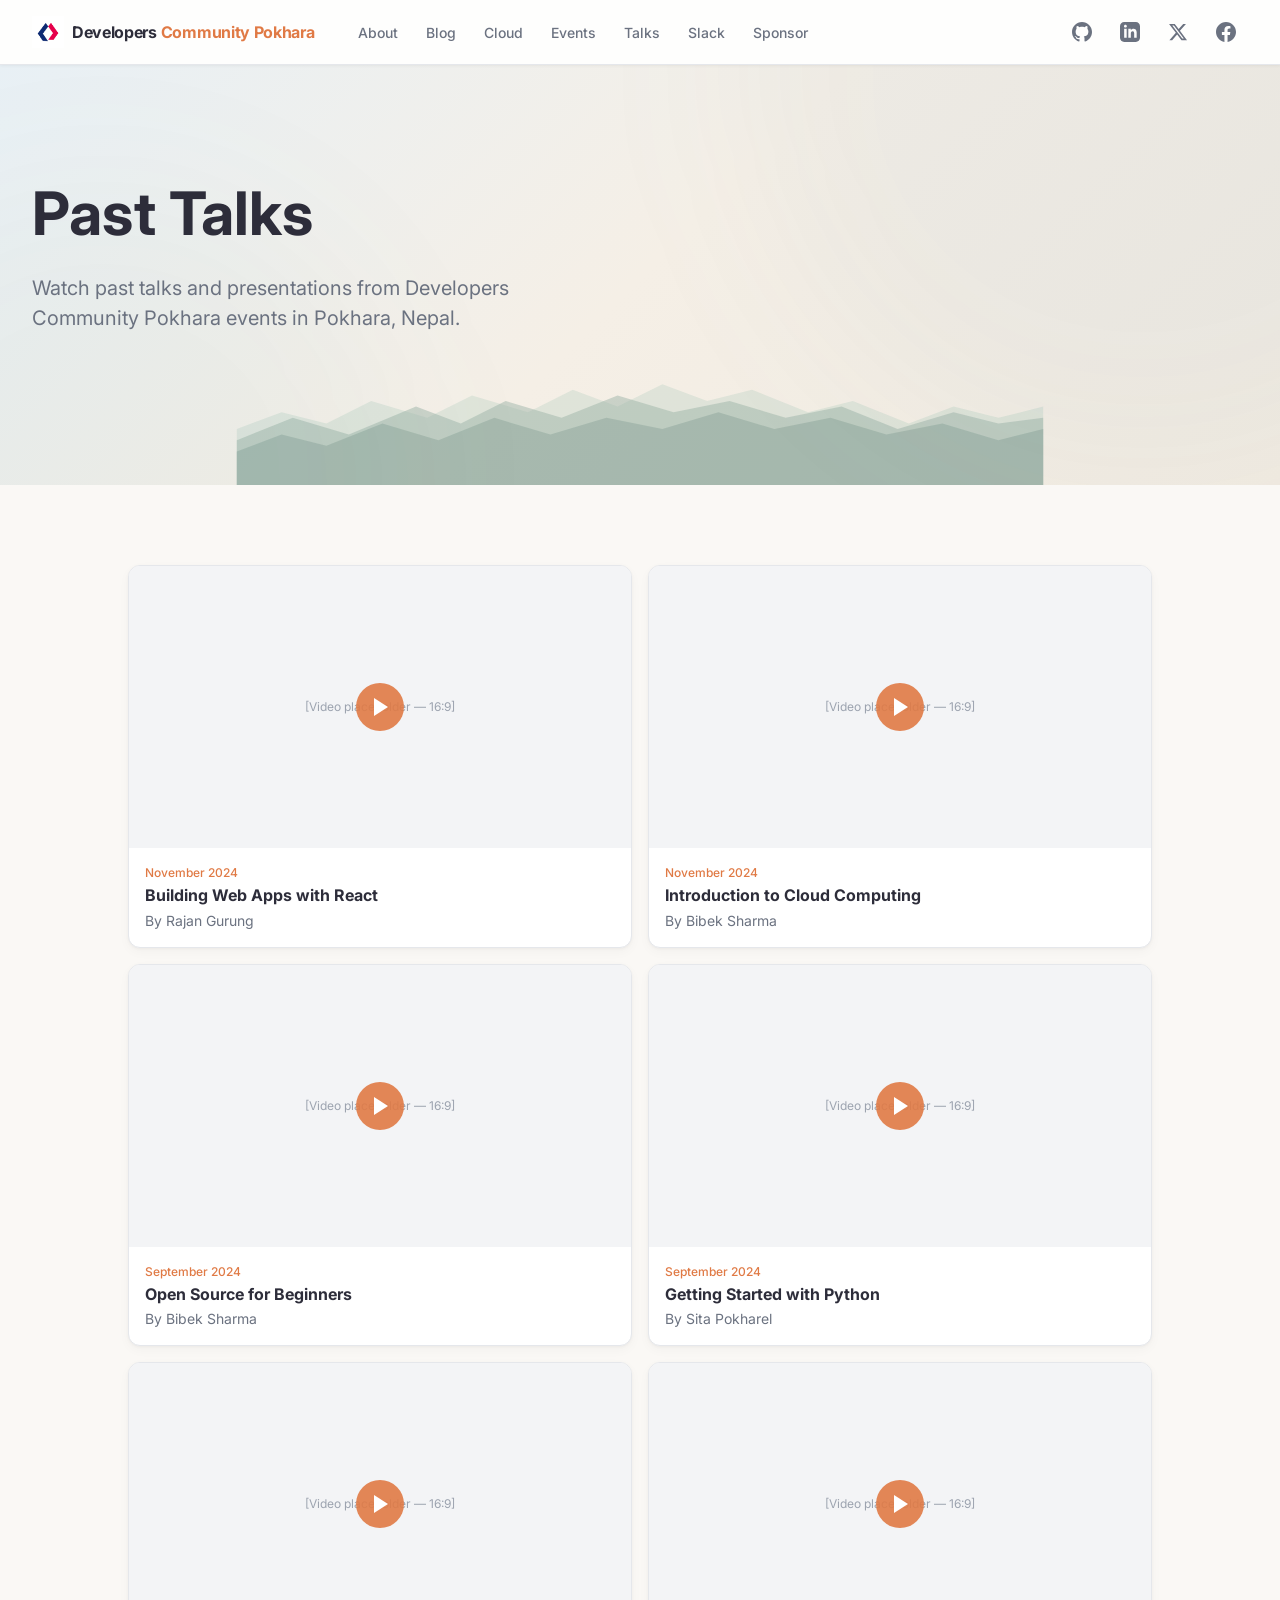
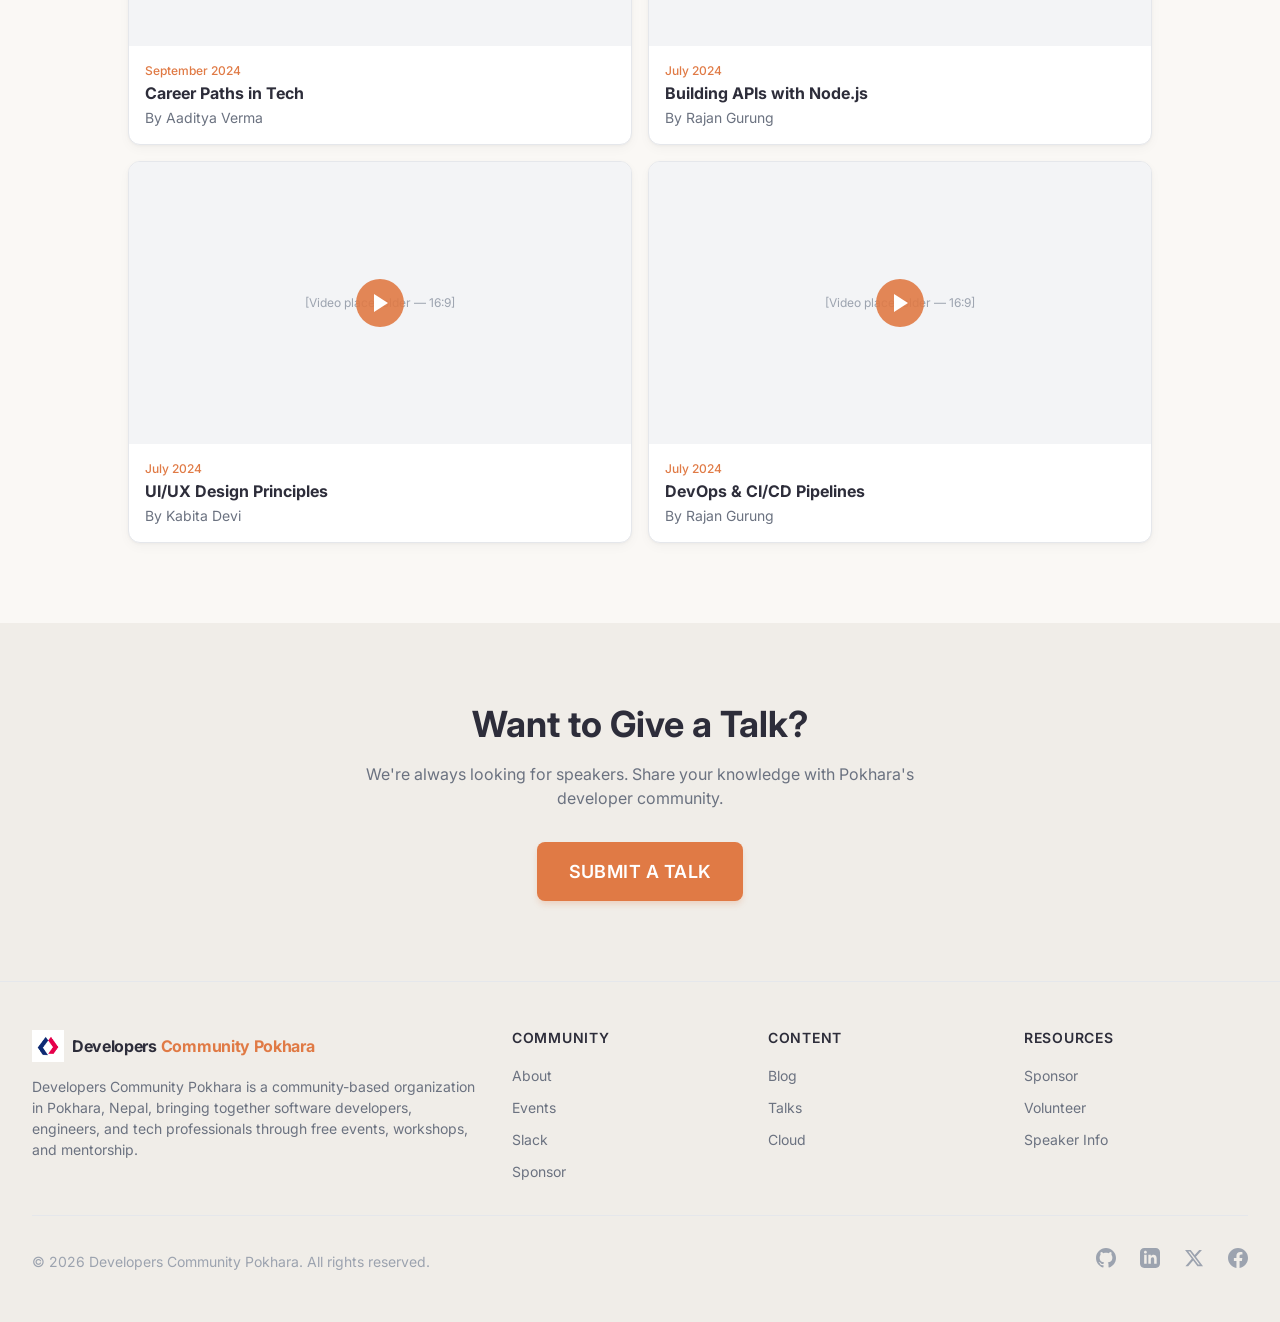
<file: talks.html>
<!DOCTYPE html>
<html lang="en">
<head>
  <meta charset="UTF-8">
  <meta name="viewport" content="width=device-width, initial-scale=1.0">
  <title>Past Talks | Developers Community Pokhara</title>
  <meta name="description" content="Watch past talks and presentations from Developers Community Pokhara events in Pokhara, Nepal.">
  <link rel="preconnect" href="https://fonts.googleapis.com">
  <link rel="preconnect" href="https://fonts.gstatic.com" crossorigin>
  <link rel="preconnect" href="https://images.unsplash.com">
  <link href="https://fonts.googleapis.com/css2?family=Inter:wght@400;500;600;700&display=swap" rel="stylesheet">
  <link rel="stylesheet" href="css/style.css">
</head>
<body>

  <!-- ===== HEADER ===== -->
  <header class="td-header td-header--sticky">
    <nav class="td-header__nav" aria-label="Main navigation">
      <div class="td-header__inner">
        <div class="td-header__left">
          <a class="td-header__brand" href=".">
            <span class="td-logo" style="font-size:1rem;gap:0.5em;--logo-text-color:#2D2D3A">
              <span class="td-logo__icon" style="width:32px;height:32px">
                <img src="images/developers community pokhara logo.png" alt="Developers Community Pokhara" style="width:100%;height:100%;object-fit:contain" />
              </span>
              <span class="td-logo__wordmark">
                <span class="td-logo__brand">Developers</span>
                <span class="td-logo__devs">Community Pokhara</span>
              </span>
            </span>
          </a>
          <div class="td-header__desktop-links">
            <a class="td-header__link" href="about.html">About</a>
            <a class="td-header__link" href="blog.html">Blog</a>
            <a class="td-header__link" href="cloud-project.html">Cloud</a>
            <a class="td-header__link" href="events.html">Events</a>
            <a class="td-header__link" href="talks.html">Talks</a>
            <a class="td-header__link" href="https://slack.com" target="_blank" rel="noopener noreferrer">Slack</a>
            <a class="td-header__link" href="partnership.html">Sponsor</a>
          </div>
        </div>
        <div class="td-header__right">
          <div class="td-header__actions">
            <a class="td-header__link" href="https://github.com/dev-community-pokhara" target="_blank" rel="noopener noreferrer">
              <svg viewBox="0 0 24 24" fill="currentColor" class="w-5 h-5"><path d="M12 0c-6.626 0-12 5.373-12 12 0 5.302 3.438 9.8 8.207 11.387.599.111.793-.261.793-.577v-2.234c-3.338.726-4.033-1.416-4.033-1.416-.546-1.387-1.333-1.756-1.333-1.756-1.089-.745.083-.729.083-.729 1.205.084 1.839 1.237 1.839 1.237 1.07 1.834 2.807 1.304 3.492.997.107-.775.418-1.305.762-1.604-2.665-.305-5.467-1.334-5.467-5.931 0-1.311.469-2.381 1.236-3.221-.124-.303-.535-1.524.117-3.176 0 0 1.008-.322 3.301 1.23.957-.266 1.983-.399 3.003-.404 1.02.005 2.047.138 3.006.404 2.291-1.552 3.297-1.23 3.297-1.23.653 1.653.242 2.874.118 3.176.77.84 1.235 1.911 1.235 3.221 0 4.609-2.807 5.624-5.479 5.921.43.372.823 1.102.823 2.222v3.293c0 .319.192.694.801.576 4.765-1.589 8.199-6.086 8.199-11.386 0-6.627-5.373-12-12-12z"></path></svg>
            </a>
            <a class="td-header__link" href="https://www.linkedin.com/company/developers-community-pokhara" target="_blank" rel="noopener noreferrer">
              <svg viewBox="0 0 24 24" fill="currentColor" class="w-5 h-5"><path d="M19 0h-14c-2.761 0-5 2.239-5 5v14c0 2.761 2.239 5 5 5h14c2.762 0 5-2.239 5-5v-14c0-2.761-2.238-5-5-5zm-11 19h-3v-11h3v11zm-1.5-12.268c-.966 0-1.75-.79-1.75-1.764s.784-1.764 1.75-1.764 1.75.79 1.75 1.764-.783 1.764-1.75 1.764zm13.5 12.268h-3v-5.604c0-3.368-4-3.113-4 0v5.604h-3v-11h3v1.765c1.396-2.586 7-2.777 7 2.476v6.759z"></path></svg>
            </a>
            <a class="td-header__link" href="https://twitter.com" target="_blank" rel="noopener noreferrer">
              <svg viewBox="0 0 24 24" fill="currentColor" class="w-5 h-5"><path d="M18.244 2.25h3.308l-7.227 8.26 8.502 11.24H16.17l-5.214-6.817L4.99 21.75H1.68l7.73-8.835L1.254 2.25H8.08l4.713 6.231zm-1.161 17.52h1.833L7.084 4.126H5.117z"></path></svg>
            </a>
            <a class="td-header__link" href="https://www.facebook.com/groups/developerscommunityinpokhara" target="_blank" rel="noopener noreferrer">
              <svg viewBox="0 0 24 24" fill="currentColor" class="w-5 h-5"><path d="M24 12.073c0-6.627-5.373-12-12-12s-12 5.373-12 12c0 5.99 4.388 10.954 10.125 11.854v-8.385H7.078v-3.47h3.047V9.43c0-3.007 1.792-4.669 4.533-4.669 1.312 0 2.686.235 2.686.235v2.953H15.83c-1.491 0-1.956.925-1.956 1.874v2.25h3.328l-.532 3.47h-2.796v8.385C19.612 23.027 24 18.062 24 12.073z"></path></svg>
            </a>
          </div>
          <button class="td-header__hamburger" aria-label="Toggle menu" aria-expanded="false">
            <svg fill="none" viewBox="0 0 24 24" stroke="currentColor"><path stroke-linecap="round" stroke-linejoin="round" stroke-width="2" d="M4 6h16M4 12h16M4 18h16"></path></svg>
          </button>
        </div>
      </div>
      <div class="td-header__mobile-menu">
        <div class="td-header__mobile-inner">
          <a class="td-header__link" href="about.html">About</a>
          <a class="td-header__link" href="blog.html">Blog</a>
          <a class="td-header__link" href="cloud-project.html">Cloud</a>
          <a class="td-header__link" href="events.html">Events</a>
          <a class="td-header__link" href="talks.html">Talks</a>
          <a class="td-header__link" href="https://slack.com" target="_blank" rel="noopener noreferrer">Slack</a>
          <a class="td-header__link" href="partnership.html">Sponsor</a>
          <a class="td-header__link" href="https://github.com/dev-community-pokhara" target="_blank" rel="noopener noreferrer">
            <svg viewBox="0 0 24 24" fill="currentColor" class="w-5 h-5"><path d="M12 0c-6.626 0-12 5.373-12 12 0 5.302 3.438 9.8 8.207 11.387.599.111.793-.261.793-.577v-2.234c-3.338.726-4.033-1.416-4.033-1.416-.546-1.387-1.333-1.756-1.333-1.756-1.089-.745.083-.729.083-.729 1.205.084 1.839 1.237 1.839 1.237 1.07 1.834 2.807 1.304 3.492.997.107-.775.418-1.305.762-1.604-2.665-.305-5.467-1.334-5.467-5.931 0-1.311.469-2.381 1.236-3.221-.124-.303-.535-1.524.117-3.176 0 0 1.008-.322 3.301 1.23.957-.266 1.983-.399 3.003-.404 1.02.005 2.047.138 3.006.404 2.291-1.552 3.297-1.23 3.297-1.23.653 1.653.242 2.874.118 3.176.77.84 1.235 1.911 1.235 3.221 0 4.609-2.807 5.624-5.479 5.921.43.372.823 1.102.823 2.222v3.293c0 .319.192.694.801.576 4.765-1.589 8.199-6.086 8.199-11.386 0-6.627-5.373-12-12-12z"></path></svg>
          </a>
          <a class="td-header__link" href="https://www.linkedin.com/company/developers-community-pokhara" target="_blank" rel="noopener noreferrer">
            <svg viewBox="0 0 24 24" fill="currentColor" class="w-5 h-5"><path d="M19 0h-14c-2.761 0-5 2.239-5 5v14c0 2.761 2.239 5 5 5h14c2.762 0 5-2.239 5-5v-14c0-2.761-2.238-5-5-5zm-11 19h-3v-11h3v11zm-1.5-12.268c-.966 0-1.75-.79-1.75-1.764s.784-1.764 1.75-1.764 1.75.79 1.75 1.764-.783 1.764-1.75 1.764zm13.5 12.268h-3v-5.604c0-3.368-4-3.113-4 0v5.604h-3v-11h3v1.765c1.396-2.586 7-2.777 7 2.476v6.759z"></path></svg>
          </a>
          <a class="td-header__link" href="https://twitter.com" target="_blank" rel="noopener noreferrer">
            <svg viewBox="0 0 24 24" fill="currentColor" class="w-5 h-5"><path d="M18.244 2.25h3.308l-7.227 8.26 8.502 11.24H16.17l-5.214-6.817L4.99 21.75H1.68l7.73-8.835L1.254 2.25H8.08l4.713 6.231zm-1.161 17.52h1.833L7.084 4.126H5.117z"></path></svg>
          </a>
          <a class="td-header__link" href="https://www.facebook.com/groups/developerscommunityinpokhara" target="_blank" rel="noopener noreferrer">
            <svg viewBox="0 0 24 24" fill="currentColor" class="w-5 h-5"><path d="M24 12.073c0-6.627-5.373-12-12-12s-12 5.373-12 12c0 5.99 4.388 10.954 10.125 11.854v-8.385H7.078v-3.47h3.047V9.43c0-3.007 1.792-4.669 4.533-4.669 1.312 0 2.686.235 2.686.235v2.953H15.83c-1.491 0-1.956.925-1.956 1.874v2.25h3.328l-.532 3.47h-2.796v8.385C19.612 23.027 24 18.062 24 12.073z"></path></svg>
          </a>
        </div>
      </div>
    </nav>
  </header>

  <!-- ===== PAGE HERO ===== -->
  <section class="page-hero">
    <div class="page-hero__bg"></div>
    <div class="page-hero__mountain-art">
      <svg viewBox="0 0 1440 300" preserveAspectRatio="xMidYMax meet" xmlns="http://www.w3.org/2000/svg">
        <path d="M0,300 L0,200 L80,170 L160,190 L240,150 L340,180 L420,140 L520,170 L600,130 L680,160 L760,120 L840,150 L920,130 L1020,170 L1100,150 L1200,190 L1280,160 L1360,180 L1440,160 L1440,300 Z" fill="#8BB8A8" opacity="0.4"/>
        <path d="M0,300 L0,220 L100,180 L200,210 L320,160 L400,190 L480,150 L580,180 L680,140 L780,170 L880,150 L980,180 L1080,160 L1180,200 L1280,170 L1360,190 L1440,180 L1440,300 Z" fill="#4A7C6F" opacity="0.5"/>
        <path d="M0,300 L0,240 L80,210 L160,230 L260,190 L360,220 L460,180 L560,210 L660,180 L760,200 L860,170 L960,200 L1060,180 L1160,210 L1260,190 L1360,220 L1440,200 L1440,300 Z" fill="#3A6C5F" opacity="0.6"/>
      </svg>
    </div>
    <div class="page-hero__glow"></div>
    <div class="page-hero__glow-2"></div>
    <div class="container">
      <div class="page-hero__content">
        <h1 class="page-hero__title">Past Talks</h1>
        <p class="page-hero__desc">Watch past talks and presentations from Developers Community Pokhara events in Pokhara, Nepal.</p>
      </div>
    </div>
  </section>

  <!-- ===== TALKS GRID ===== -->
  <section class="section">
    <div class="container">
      <div class="talks-grid" style="max-width: 64rem; margin: 0 auto;">

        <a href="#" class="talk-card">
          <div class="talk-card__image">
            [Video placeholder — 16:9]
            <div class="talk-card__play">
              <svg viewBox="0 0 24 24" fill="currentColor"><polygon points="5 3 19 12 5 21 5 3"/></svg>
            </div>
          </div>
          <div class="talk-card__body">
            <div class="talk-card__date">November 2024</div>
            <h3 class="talk-card__title">Building Web Apps with React</h3>
            <p class="talk-card__speaker">By Rajan Gurung</p>
          </div>
        </a>

        <a href="#" class="talk-card">
          <div class="talk-card__image">
            [Video placeholder — 16:9]
            <div class="talk-card__play">
              <svg viewBox="0 0 24 24" fill="currentColor"><polygon points="5 3 19 12 5 21 5 3"/></svg>
            </div>
          </div>
          <div class="talk-card__body">
            <div class="talk-card__date">November 2024</div>
            <h3 class="talk-card__title">Introduction to Cloud Computing</h3>
            <p class="talk-card__speaker">By Bibek Sharma</p>
          </div>
        </a>

        <a href="#" class="talk-card">
          <div class="talk-card__image">
            [Video placeholder — 16:9]
            <div class="talk-card__play">
              <svg viewBox="0 0 24 24" fill="currentColor"><polygon points="5 3 19 12 5 21 5 3"/></svg>
            </div>
          </div>
          <div class="talk-card__body">
            <div class="talk-card__date">September 2024</div>
            <h3 class="talk-card__title">Open Source for Beginners</h3>
            <p class="talk-card__speaker">By Bibek Sharma</p>
          </div>
        </a>

        <a href="#" class="talk-card">
          <div class="talk-card__image">
            [Video placeholder — 16:9]
            <div class="talk-card__play">
              <svg viewBox="0 0 24 24" fill="currentColor"><polygon points="5 3 19 12 5 21 5 3"/></svg>
            </div>
          </div>
          <div class="talk-card__body">
            <div class="talk-card__date">September 2024</div>
            <h3 class="talk-card__title">Getting Started with Python</h3>
            <p class="talk-card__speaker">By Sita Pokharel</p>
          </div>
        </a>

        <a href="#" class="talk-card">
          <div class="talk-card__image">
            [Video placeholder — 16:9]
            <div class="talk-card__play">
              <svg viewBox="0 0 24 24" fill="currentColor"><polygon points="5 3 19 12 5 21 5 3"/></svg>
            </div>
          </div>
          <div class="talk-card__body">
            <div class="talk-card__date">September 2024</div>
            <h3 class="talk-card__title">Career Paths in Tech</h3>
            <p class="talk-card__speaker">By Aaditya Verma</p>
          </div>
        </a>

        <a href="#" class="talk-card">
          <div class="talk-card__image">
            [Video placeholder — 16:9]
            <div class="talk-card__play">
              <svg viewBox="0 0 24 24" fill="currentColor"><polygon points="5 3 19 12 5 21 5 3"/></svg>
            </div>
          </div>
          <div class="talk-card__body">
            <div class="talk-card__date">July 2024</div>
            <h3 class="talk-card__title">Building APIs with Node.js</h3>
            <p class="talk-card__speaker">By Rajan Gurung</p>
          </div>
        </a>

        <a href="#" class="talk-card">
          <div class="talk-card__image">
            [Video placeholder — 16:9]
            <div class="talk-card__play">
              <svg viewBox="0 0 24 24" fill="currentColor"><polygon points="5 3 19 12 5 21 5 3"/></svg>
            </div>
          </div>
          <div class="talk-card__body">
            <div class="talk-card__date">July 2024</div>
            <h3 class="talk-card__title">UI/UX Design Principles</h3>
            <p class="talk-card__speaker">By Kabita Devi</p>
          </div>
        </a>

        <a href="#" class="talk-card">
          <div class="talk-card__image">
            [Video placeholder — 16:9]
            <div class="talk-card__play">
              <svg viewBox="0 0 24 24" fill="currentColor"><polygon points="5 3 19 12 5 21 5 3"/></svg>
            </div>
          </div>
          <div class="talk-card__body">
            <div class="talk-card__date">July 2024</div>
            <h3 class="talk-card__title">DevOps &amp; CI/CD Pipelines</h3>
            <p class="talk-card__speaker">By Rajan Gurung</p>
          </div>
        </a>

      </div>
    </div>
  </section>

  <!-- ===== CTA SECTION ===== -->
  <section class="section section--alt">
    <div class="container text-center">
      <h2 class="section__title">Want to Give a Talk?</h2>
      <p class="section__subtitle" style="margin-bottom: 2rem;">We're always looking for speakers. Share your knowledge with Pokhara's developer community.</p>
      <a href="#" class="td-button td-button--primary td-button--lg">Submit a Talk</a>
    </div>
  </section>

  <!-- ===== FOOTER ===== -->
  <footer class="td-footer">
    <div class="td-footer__container">
      <div class="td-footer__grid">
        <div>
          <span class="td-logo" style="font-size:1rem;gap:0.5em;--logo-text-color:#2D2D3A">
            <span class="td-logo__icon" style="width:32px;height:32px">
              <img src="images/developers community pokhara logo.png" alt="Developers Community Pokhara" style="width:100%;height:100%;object-fit:contain" />
            </span>
            <span class="td-logo__wordmark">
              <span class="td-logo__brand">Developers</span>
              <span class="td-logo__devs">Community Pokhara</span>
            </span>
          </span>
          <p class="td-footer__description">
            Developers Community Pokhara is a community-based organization in Pokhara, Nepal, bringing together software developers, engineers, and tech professionals through free events, workshops, and mentorship.
          </p>
        </div>
        <div class="td-footer__link-group">
          <h3>Community</h3>
          <ul>
            <li><a href="about.html">About</a></li>
            <li><a href="events.html">Events</a></li>
            <li><a href="https://slack.com" target="_blank" rel="noopener noreferrer">Slack</a></li>
            <li><a href="partnership.html">Sponsor</a></li>
          </ul>
        </div>
        <div class="td-footer__link-group">
          <h3>Content</h3>
          <ul>
            <li><a href="blog.html">Blog</a></li>
            <li><a href="talks.html">Talks</a></li>
            <li><a href="cloud-project.html">Cloud</a></li>
          </ul>
        </div>
        <div class="td-footer__link-group">
          <h3>Resources</h3>
          <ul>
            <li><a href="partnership.html">Sponsor</a></li>
            <li><a href="about.html">Volunteer</a></li>
            <li><a href="talks.html">Speaker Info</a></li>
          </ul>
        </div>
      </div>
      <div class="td-footer__bottom">
        <p class="td-footer__copyright">&copy; 2026 Developers Community Pokhara. All rights reserved.</p>
        <div class="td-footer__socials">
          <a class="td-footer__social-link" href="https://github.com/dev-community-pokhara" target="_blank" rel="noopener noreferrer" aria-label="GitHub">
            <svg viewBox="0 0 24 24" fill="currentColor"><path d="M12 0c-6.626 0-12 5.373-12 12 0 5.302 3.438 9.8 8.207 11.387.599.111.793-.261.793-.577v-2.234c-3.338.726-4.033-1.416-4.033-1.416-.546-1.387-1.333-1.756-1.333-1.756-1.089-.745.083-.729.083-.729 1.205.084 1.839 1.237 1.839 1.237 1.07 1.834 2.807 1.304 3.492.997.107-.775.418-1.305.762-1.604-2.665-.305-5.467-1.334-5.467-5.931 0-1.311.469-2.381 1.236-3.221-.124-.303-.535-1.524.117-3.176 0 0 1.008-.322 3.301 1.23.957-.266 1.983-.399 3.003-.404 1.02.005 2.047.138 3.006.404 2.291-1.552 3.297-1.23 3.297-1.23.653 1.653.242 2.874.118 3.176.77.84 1.235 1.911 1.235 3.221 0 4.609-2.807 5.624-5.479 5.921.43.372.823 1.102.823 2.222v3.293c0 .319.192.694.801.576 4.765-1.589 8.199-6.086 8.199-11.386 0-6.627-5.373-12-12-12z"></path></svg>
          </a>
          <a class="td-footer__social-link" href="https://www.linkedin.com/company/developers-community-pokhara" target="_blank" rel="noopener noreferrer" aria-label="LinkedIn">
            <svg viewBox="0 0 24 24" fill="currentColor"><path d="M19 0h-14c-2.761 0-5 2.239-5 5v14c0 2.761 2.239 5 5 5h14c2.762 0 5-2.239 5-5v-14c0-2.761-2.238-5-5-5zm-11 19h-3v-11h3v11zm-1.5-12.268c-.966 0-1.75-.79-1.75-1.764s.784-1.764 1.75-1.764 1.75.79 1.75 1.764-.783 1.764-1.75 1.764zm13.5 12.268h-3v-5.604c0-3.368-4-3.113-4 0v5.604h-3v-11h3v1.765c1.396-2.586 7-2.777 7 2.476v6.759z"></path></svg>
          </a>
          <a class="td-footer__social-link" href="https://twitter.com" target="_blank" rel="noopener noreferrer" aria-label="Twitter">
            <svg viewBox="0 0 24 24" fill="currentColor"><path d="M18.244 2.25h3.308l-7.227 8.26 8.502 11.24H16.17l-5.214-6.817L4.99 21.75H1.68l7.73-8.835L1.254 2.25H8.08l4.713 6.231zm-1.161 17.52h1.833L7.084 4.126H5.117z"></path></svg>
          </a>
          <a class="td-footer__social-link" href="https://www.facebook.com/groups/developerscommunityinpokhara" target="_blank" rel="noopener noreferrer" aria-label="Facebook">
            <svg viewBox="0 0 24 24" fill="currentColor"><path d="M24 12.073c0-6.627-5.373-12-12-12s-12 5.373-12 12c0 5.99 4.388 10.954 10.125 11.854v-8.385H7.078v-3.47h3.047V9.43c0-3.007 1.792-4.669 4.533-4.669 1.312 0 2.686.235 2.686.235v2.953H15.83c-1.491 0-1.956.925-1.956 1.874v2.25h3.328l-.532 3.47h-2.796v8.385C19.612 23.027 24 18.062 24 12.073z"></path></svg>
          </a>
        </div>
      </div>
    </div>
  </footer>

  <script>
    document.querySelector('.td-header__hamburger')?.addEventListener('click', function() {
      const menu = document.querySelector('.td-header__mobile-menu');
      const expanded = this.getAttribute('aria-expanded') === 'true';
      this.setAttribute('aria-expanded', !expanded);
      menu.classList.toggle('td-header__mobile-menu--open');
    });
  </script>

</body>
</html>
</file>
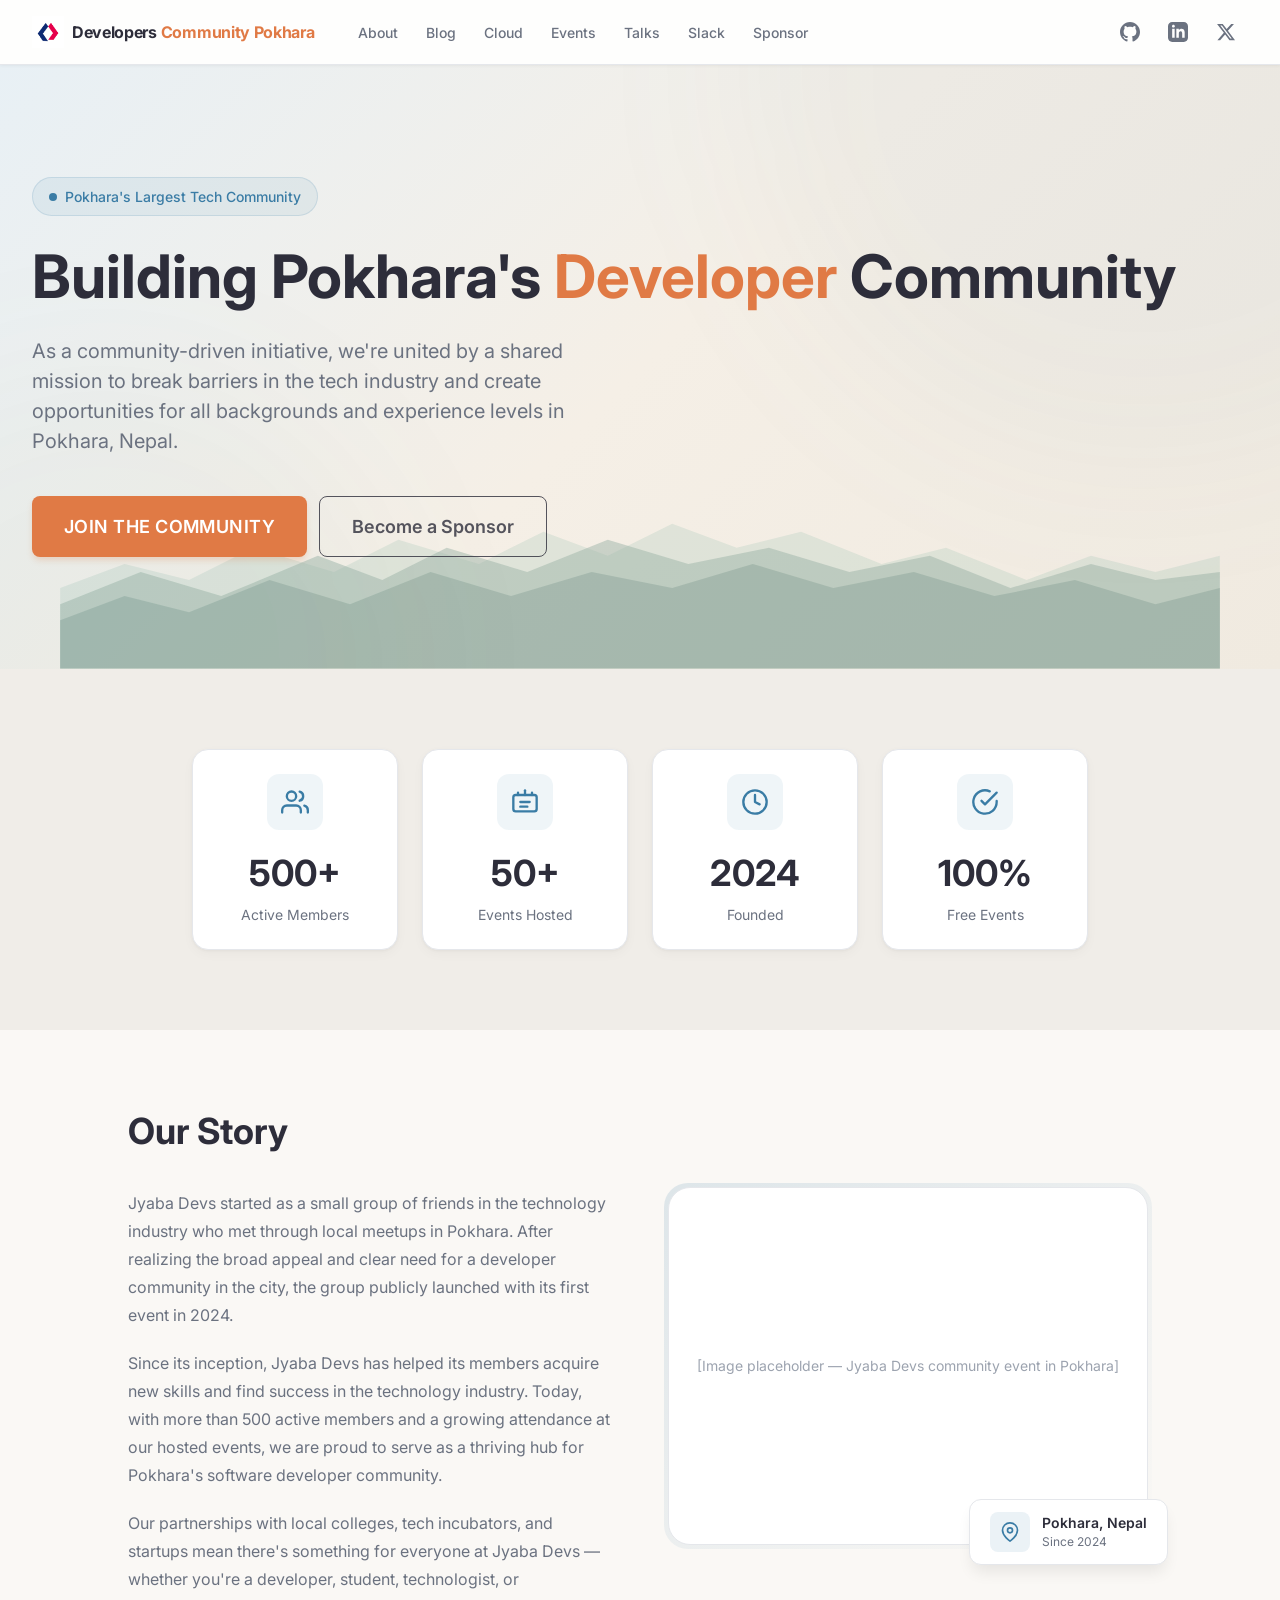
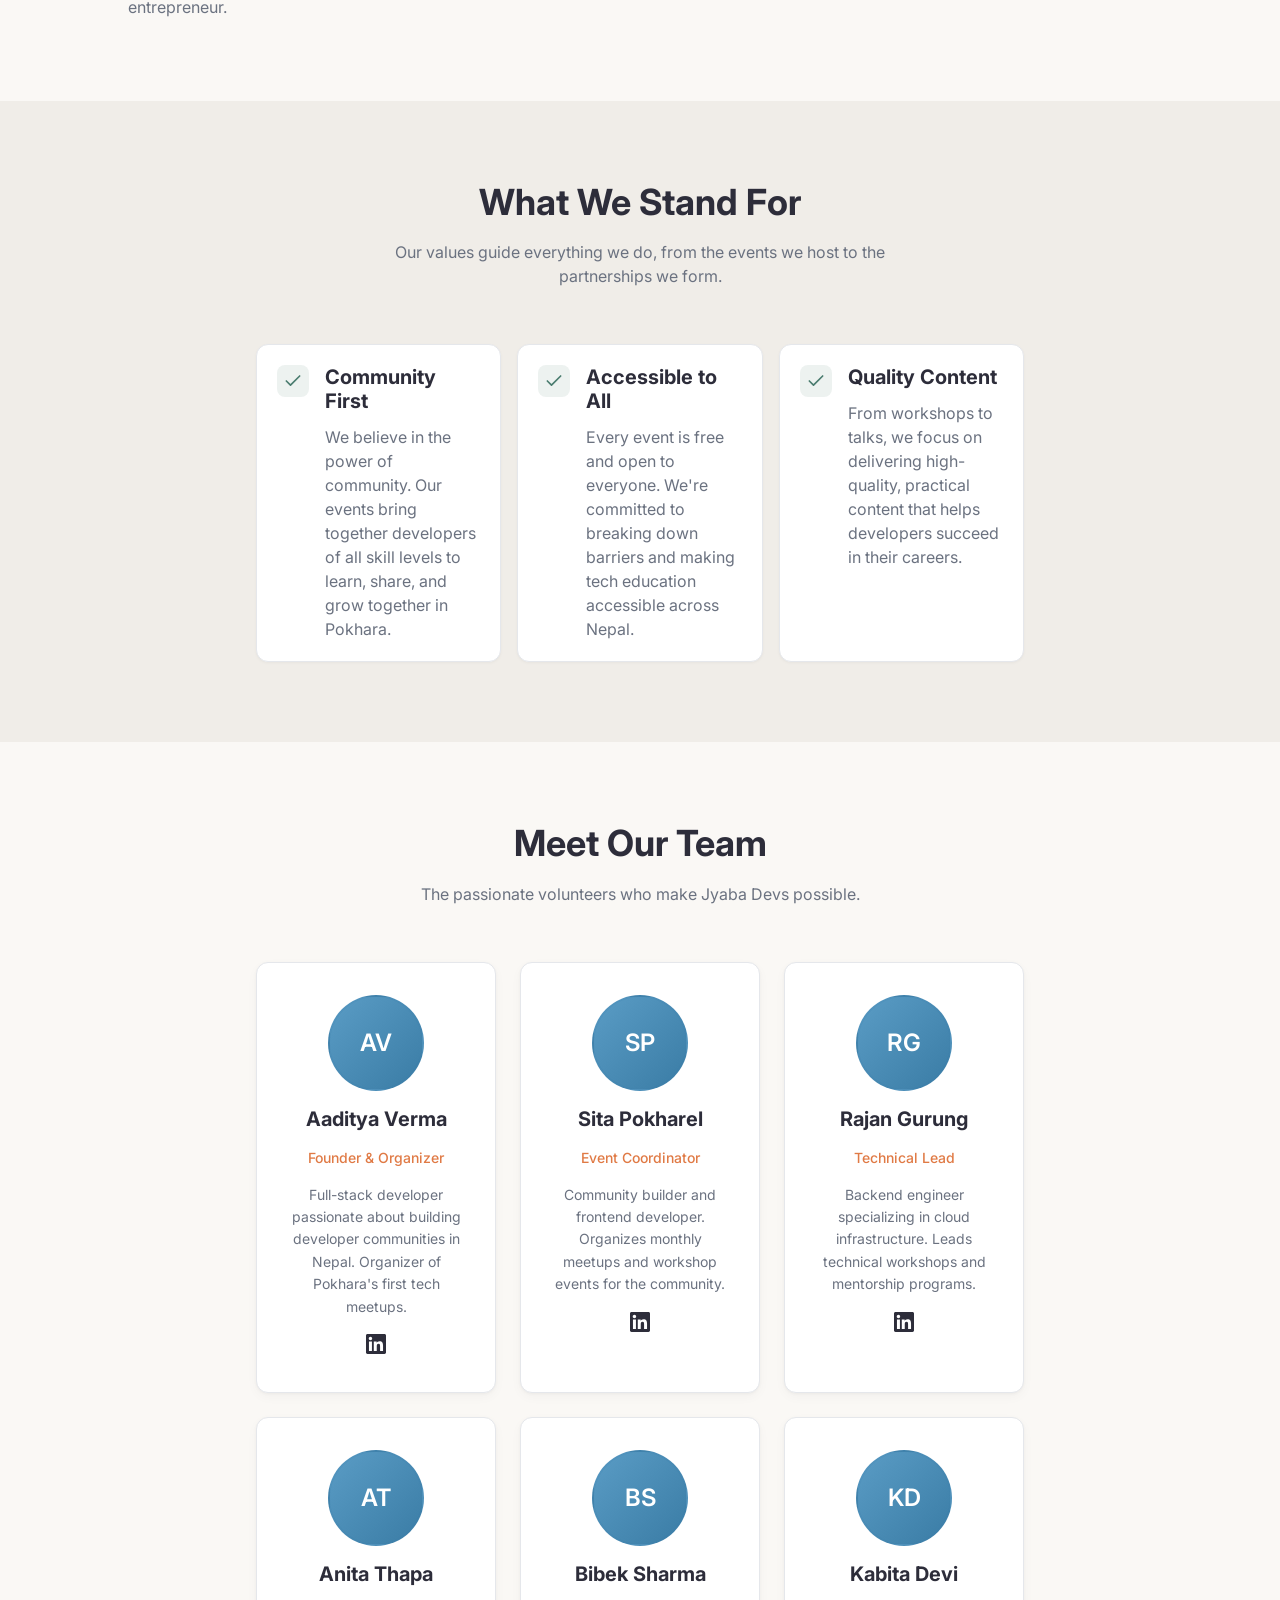
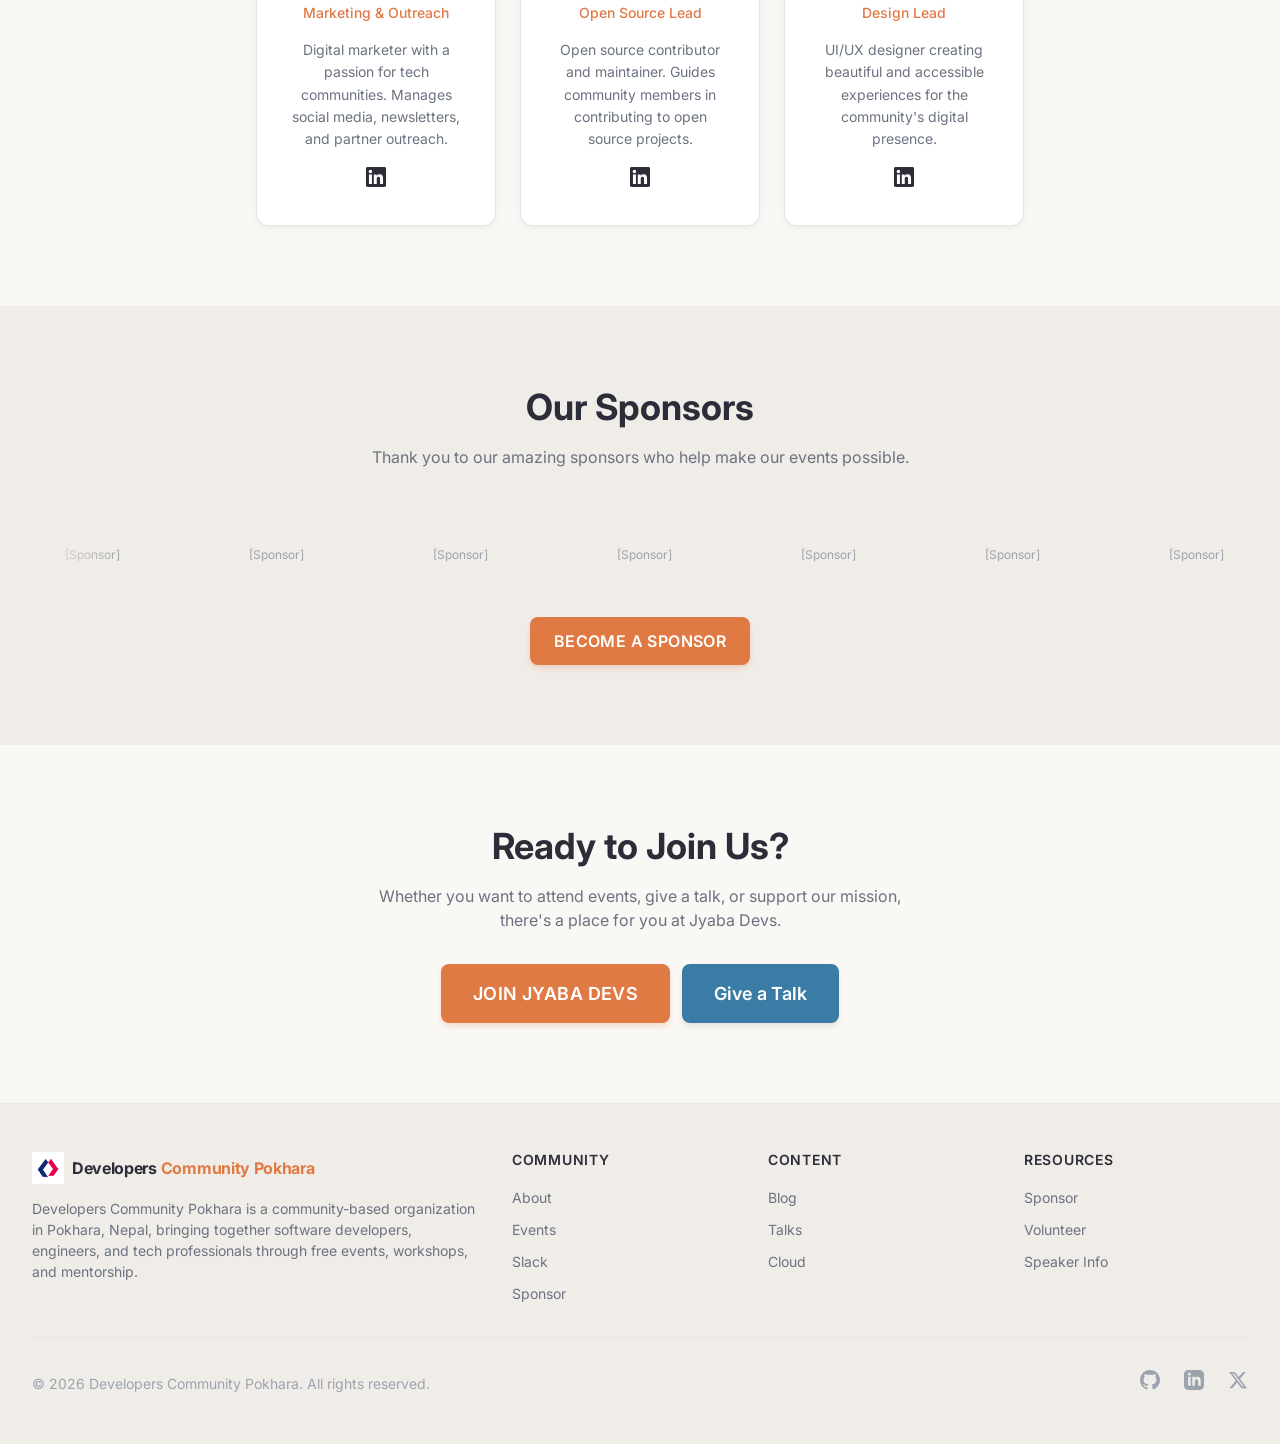
<file: jyaba-devs-site/about.html>
<!DOCTYPE html>
<html lang="en">
<head>
  <meta charset="UTF-8">
  <meta name="viewport" content="width=device-width, initial-scale=1.0">
  <title>About Jyaba Devs - Our Story, Team &amp; Mission | Pokhara's Developer Community</title>
  <meta name="description" content="Learn about Jyaba Devs, a community for developers in Pokhara, Nepal. Meet the team behind free meetups, workshops, and mentorship programs.">
  <link rel="preconnect" href="https://fonts.googleapis.com">
  <link rel="preconnect" href="https://fonts.gstatic.com" crossorigin>
  <link rel="preconnect" href="https://images.unsplash.com">
  <link href="https://fonts.googleapis.com/css2?family=Inter:wght@400;500;600;700&display=swap" rel="stylesheet">
  <link rel="stylesheet" href="css/style.css">
</head>
<body>

  <!-- ===== HEADER ===== -->
  <header class="td-header td-header--sticky">
    <nav class="td-header__nav" aria-label="Main navigation">
      <div class="td-header__inner">
        <div class="td-header__left">
          <a class="td-header__brand" href="/">
            <span class="td-logo" style="font-size:1rem;gap:0.5em;--logo-text-color:#2D2D3A">
              <span class="td-logo__icon" style="width:32px;height:32px">
                <img src="images/developers community pokhara logo.png" alt="Developers Community Pokhara" style="width:100%;height:100%;object-fit:contain" />
              </span>
              <span class="td-logo__wordmark">
                <span class="td-logo__brand">Developers</span>
                <span class="td-logo__devs">Community Pokhara</span>
              </span>
            </span>
          </a>
          <div class="td-header__desktop-links">
            <a class="td-header__link" href="/about.html">About</a>
            <a class="td-header__link" href="/blog.html">Blog</a>
            <a class="td-header__link" href="/cloud-project.html">Cloud</a>
            <a class="td-header__link" href="/events.html">Events</a>
            <a class="td-header__link" href="/talks.html">Talks</a>
            <a class="td-header__link" href="https://slack.com" target="_blank" rel="noopener noreferrer">Slack</a>
            <a class="td-header__link" href="/partnership.html">Sponsor</a>
          </div>
        </div>
        <div class="td-header__right">
          <div class="td-header__actions">
            <a class="td-header__link" href="https://github.com" target="_blank" rel="noopener noreferrer">
              <svg viewBox="0 0 24 24" fill="currentColor" class="w-5 h-5"><path d="M12 0c-6.626 0-12 5.373-12 12 0 5.302 3.438 9.8 8.207 11.387.599.111.793-.261.793-.577v-2.234c-3.338.726-4.033-1.416-4.033-1.416-.546-1.387-1.333-1.756-1.333-1.756-1.089-.745.083-.729.083-.729 1.205.084 1.839 1.237 1.839 1.237 1.07 1.834 2.807 1.304 3.492.997.107-.775.418-1.305.762-1.604-2.665-.305-5.467-1.334-5.467-5.931 0-1.311.469-2.381 1.236-3.221-.124-.303-.535-1.524.117-3.176 0 0 1.008-.322 3.301 1.23.957-.266 1.983-.399 3.003-.404 1.02.005 2.047.138 3.006.404 2.291-1.552 3.297-1.23 3.297-1.23.653 1.653.242 2.874.118 3.176.77.84 1.235 1.911 1.235 3.221 0 4.609-2.807 5.624-5.479 5.921.43.372.823 1.102.823 2.222v3.293c0 .319.192.694.801.576 4.765-1.589 8.199-6.086 8.199-11.386 0-6.627-5.373-12-12-12z"></path></svg>
            </a>
            <a class="td-header__link" href="https://linkedin.com" target="_blank" rel="noopener noreferrer">
              <svg viewBox="0 0 24 24" fill="currentColor" class="w-5 h-5"><path d="M19 0h-14c-2.761 0-5 2.239-5 5v14c0 2.761 2.239 5 5 5h14c2.762 0 5-2.239 5-5v-14c0-2.761-2.238-5-5-5zm-11 19h-3v-11h3v11zm-1.5-12.268c-.966 0-1.75-.79-1.75-1.764s.784-1.764 1.75-1.764 1.75.79 1.75 1.764-.783 1.764-1.75 1.764zm13.5 12.268h-3v-5.604c0-3.368-4-3.113-4 0v5.604h-3v-11h3v1.765c1.396-2.586 7-2.777 7 2.476v6.759z"></path></svg>
            </a>
            <a class="td-header__link" href="https://twitter.com" target="_blank" rel="noopener noreferrer">
              <svg viewBox="0 0 24 24" fill="currentColor" class="w-5 h-5"><path d="M18.244 2.25h3.308l-7.227 8.26 8.502 11.24H16.17l-5.214-6.817L4.99 21.75H1.68l7.73-8.835L1.254 2.25H8.08l4.713 6.231zm-1.161 17.52h1.833L7.084 4.126H5.117z"></path></svg>
            </a>
          </div>
          <button class="td-header__hamburger" aria-label="Toggle menu" aria-expanded="false">
            <svg fill="none" viewBox="0 0 24 24" stroke="currentColor"><path stroke-linecap="round" stroke-linejoin="round" stroke-width="2" d="M4 6h16M4 12h16M4 18h16"></path></svg>
          </button>
        </div>
      </div>
      <div class="td-header__mobile-menu">
        <div class="td-header__mobile-inner">
          <a class="td-header__link" href="/about.html">About</a>
          <a class="td-header__link" href="/blog.html">Blog</a>
          <a class="td-header__link" href="/cloud-project.html">Cloud</a>
          <a class="td-header__link" href="/events.html">Events</a>
          <a class="td-header__link" href="/talks.html">Talks</a>
          <a class="td-header__link" href="https://slack.com" target="_blank" rel="noopener noreferrer">Slack</a>
          <a class="td-header__link" href="/partnership.html">Sponsor</a>
          <a class="td-header__link" href="https://github.com" target="_blank" rel="noopener noreferrer">
            <svg viewBox="0 0 24 24" fill="currentColor" class="w-5 h-5"><path d="M12 0c-6.626 0-12 5.373-12 12 0 5.302 3.438 9.8 8.207 11.387.599.111.793-.261.793-.577v-2.234c-3.338.726-4.033-1.416-4.033-1.416-.546-1.387-1.333-1.756-1.333-1.756-1.089-.745.083-.729.083-.729 1.205.084 1.839 1.237 1.839 1.237 1.07 1.834 2.807 1.304 3.492.997.107-.775.418-1.305.762-1.604-2.665-.305-5.467-1.334-5.467-5.931 0-1.311.469-2.381 1.236-3.221-.124-.303-.535-1.524.117-3.176 0 0 1.008-.322 3.301 1.23.957-.266 1.983-.399 3.003-.404 1.02.005 2.047.138 3.006.404 2.291-1.552 3.297-1.23 3.297-1.23.653 1.653.242 2.874.118 3.176.77.84 1.235 1.911 1.235 3.221 0 4.609-2.807 5.624-5.479 5.921.43.372.823 1.102.823 2.222v3.293c0 .319.192.694.801.576 4.765-1.589 8.199-6.086 8.199-11.386 0-6.627-5.373-12-12-12z"></path></svg>
          </a>
          <a class="td-header__link" href="https://linkedin.com" target="_blank" rel="noopener noreferrer">
            <svg viewBox="0 0 24 24" fill="currentColor" class="w-5 h-5"><path d="M19 0h-14c-2.761 0-5 2.239-5 5v14c0 2.761 2.239 5 5 5h14c2.762 0 5-2.239 5-5v-14c0-2.761-2.238-5-5-5zm-11 19h-3v-11h3v11zm-1.5-12.268c-.966 0-1.75-.79-1.75-1.764s.784-1.764 1.75-1.764 1.75.79 1.75 1.764-.783 1.764-1.75 1.764zm13.5 12.268h-3v-5.604c0-3.368-4-3.113-4 0v5.604h-3v-11h3v1.765c1.396-2.586 7-2.777 7 2.476v6.759z"></path></svg>
          </a>
          <a class="td-header__link" href="https://twitter.com" target="_blank" rel="noopener noreferrer">
            <svg viewBox="0 0 24 24" fill="currentColor" class="w-5 h-5"><path d="M18.244 2.25h3.308l-7.227 8.26 8.502 11.24H16.17l-5.214-6.817L4.99 21.75H1.68l7.73-8.835L1.254 2.25H8.08l4.713 6.231zm-1.161 17.52h1.833L7.084 4.126H5.117z"></path></svg>
          </a>
        </div>
      </div>
    </nav>
  </header>

  <!-- ===== PAGE HERO ===== -->
  <section class="page-hero">
    <div class="page-hero__bg"></div>
    <div class="page-hero__mountain-art">
      <svg viewBox="0 0 1440 300" preserveAspectRatio="xMidYMax meet" xmlns="http://www.w3.org/2000/svg">
        <path d="M0,300 L0,200 L80,170 L160,190 L240,150 L340,180 L420,140 L520,170 L600,130 L680,160 L760,120 L840,150 L920,130 L1020,170 L1100,150 L1200,190 L1280,160 L1360,180 L1440,160 L1440,300 Z" fill="#8BB8A8" opacity="0.4"/>
        <path d="M0,300 L0,220 L100,180 L200,210 L320,160 L400,190 L480,150 L580,180 L680,140 L780,170 L880,150 L980,180 L1080,160 L1180,200 L1280,170 L1360,190 L1440,180 L1440,300 Z" fill="#4A7C6F" opacity="0.5"/>
        <path d="M0,300 L0,240 L80,210 L160,230 L260,190 L360,220 L460,180 L560,210 L660,180 L760,200 L860,170 L960,200 L1060,180 L1160,210 L1260,190 L1360,220 L1440,200 L1440,300 Z" fill="#3A6C5F" opacity="0.6"/>
      </svg>
    </div>
    <div class="page-hero__glow"></div>
    <div class="page-hero__glow-2"></div>
    <div class="container">
      <div class="page-hero__content">
        <div class="page-hero__pill">
          <span class="page-hero__pill-dot"></span>
          <span class="page-hero__pill-text">Pokhara's Largest Tech Community</span>
        </div>
        <h1 class="page-hero__title">
          Building Pokhara's <span class="text-sunset">Developer</span> Community
        </h1>
        <p class="page-hero__desc">
          As a community-driven initiative, we're united by a shared mission to break barriers in the tech industry and create opportunities for all backgrounds and experience levels in Pokhara, Nepal.
        </p>
        <div class="hero__actions">
          <a href="#" class="td-button td-button--primary td-button--lg">Join the Community</a>
          <a href="#" class="td-button td-button--ghost td-button--lg">Become a Sponsor</a>
        </div>
      </div>
    </div>
  </section>

  <!-- ===== STATS SECTION ===== -->
  <section class="section section--alt">
    <div class="container">
      <div class="stats-grid">
        <div class="stat-card">
          <div class="stat-card__icon">
            <svg viewBox="0 0 24 24" fill="none" stroke="currentColor" stroke-width="2" stroke-linecap="round" stroke-linejoin="round"><path d="M17 21v-2a4 4 0 00-4-4H5a4 4 0 00-4 4v2"/><circle cx="9" cy="7" r="4"/><path d="M23 21v-2a4 4 0 00-3-3.87"/><path d="M16 3.13a4 4 0 010 7.75"/></svg>
          </div>
          <div class="stat-card__number">500+</div>
          <div class="stat-card__label">Active Members</div>
        </div>
        <div class="stat-card">
          <div class="stat-card__icon">
            <svg viewBox="0 0 24 24" fill="none" stroke="currentColor" stroke-width="2" stroke-linecap="round" stroke-linejoin="round"><rect x="2" y="6" width="20" height="14" rx="2"/><path d="M12 6V2"/><path d="M6 6V4"/><path d="M18 6V4"/><path d="M8 12h8"/><path d="M8 16h6"/></svg>
          </div>
          <div class="stat-card__number">50+</div>
          <div class="stat-card__label">Events Hosted</div>
        </div>
        <div class="stat-card">
          <div class="stat-card__icon">
            <svg viewBox="0 0 24 24" fill="none" stroke="currentColor" stroke-width="2" stroke-linecap="round" stroke-linejoin="round"><circle cx="12" cy="12" r="10"/><polyline points="12 6 12 12 16 14"/></svg>
          </div>
          <div class="stat-card__number">2024</div>
          <div class="stat-card__label">Founded</div>
        </div>
        <div class="stat-card">
          <div class="stat-card__icon">
            <svg viewBox="0 0 24 24" fill="none" stroke="currentColor" stroke-width="2" stroke-linecap="round" stroke-linejoin="round"><path d="M22 11.08V12a10 10 0 11-5.93-9.14"/><polyline points="22 4 12 14.01 9 11.01"/></svg>
          </div>
          <div class="stat-card__number">100%</div>
          <div class="stat-card__label">Free Events</div>
        </div>
      </div>
    </div>
  </section>

  <!-- ===== OUR STORY SECTION ===== -->
  <section class="section">
    <div class="container">
      <div class="story-grid">
        <div class="story__text">
          <h2 class="section__title">Our Story</h2>
          <p>Jyaba Devs started as a small group of friends in the technology industry who met through local meetups in Pokhara. After realizing the broad appeal and clear need for a developer community in the city, the group publicly launched with its first event in 2024.</p>
          <p>Since its inception, Jyaba Devs has helped its members acquire new skills and find success in the technology industry. Today, with more than 500 active members and a growing attendance at our hosted events, we are proud to serve as a thriving hub for Pokhara's software developer community.</p>
          <p>Our partnerships with local colleges, tech incubators, and startups mean there's something for everyone at Jyaba Devs — whether you're a developer, student, technologist, or entrepreneur.</p>
        </div>
        <div class="story__image-wrapper">
          <div class="story__image-box">
            <div class="story__image-inner">
              [Image placeholder — Jyaba Devs community event in Pokhara]
            </div>
          </div>
          <div class="story__badge">
            <div class="story__badge-icon">
              <svg viewBox="0 0 24 24" fill="none" stroke="currentColor" stroke-width="2" stroke-linecap="round" stroke-linejoin="round"><path d="M21 10c0 7-9 13-9 13s-9-6-9-13a9 9 0 0118 0z"/><circle cx="12" cy="10" r="3"/></svg>
            </div>
            <div>
              <div class="story__badge-title">Pokhara, Nepal</div>
              <div class="story__badge-sub">Since 2024</div>
            </div>
          </div>
        </div>
      </div>
    </div>
  </section>

  <!-- ===== WHAT WE STAND FOR ===== -->
  <section class="section section--alt">
    <div class="container">
      <div class="section__header text-center">
        <h2 class="section__title">What We Stand For</h2>
        <p class="section__subtitle">Our values guide everything we do, from the events we host to the partnerships we form.</p>
      </div>
      <div class="values-grid">
        <div class="value-card">
          <div class="value-card__check">
            <svg viewBox="0 0 24 24" fill="none" stroke="currentColor" stroke-width="2" stroke-linecap="round" stroke-linejoin="round"><polyline points="20 6 9 17 4 12"/></svg>
          </div>
          <div>
            <h3 class="feature-card__title">Community First</h3>
            <p class="value-card__text">We believe in the power of community. Our events bring together developers of all skill levels to learn, share, and grow together in Pokhara.</p>
          </div>
        </div>
        <div class="value-card">
          <div class="value-card__check">
            <svg viewBox="0 0 24 24" fill="none" stroke="currentColor" stroke-width="2" stroke-linecap="round" stroke-linejoin="round"><polyline points="20 6 9 17 4 12"/></svg>
          </div>
          <div>
            <h3 class="feature-card__title">Accessible to All</h3>
            <p class="value-card__text">Every event is free and open to everyone. We're committed to breaking down barriers and making tech education accessible across Nepal.</p>
          </div>
        </div>
        <div class="value-card">
          <div class="value-card__check">
            <svg viewBox="0 0 24 24" fill="none" stroke="currentColor" stroke-width="2" stroke-linecap="round" stroke-linejoin="round"><polyline points="20 6 9 17 4 12"/></svg>
          </div>
          <div>
            <h3 class="feature-card__title">Quality Content</h3>
            <p class="value-card__text">From workshops to talks, we focus on delivering high-quality, practical content that helps developers succeed in their careers.</p>
          </div>
        </div>
      </div>
    </div>
  </section>

  <!-- ===== MEET OUR TEAM ===== -->
  <section class="section">
    <div class="container">
      <div class="section__header text-center">
        <h2 class="section__title">Meet Our Team</h2>
        <p class="section__subtitle">The passionate volunteers who make Jyaba Devs possible.</p>
      </div>
      <div class="team-grid">
        <div class="team-card">
          <div class="team-card__avatar">
            <span class="team-card__avatar-placeholder">AV</span>
          </div>
          <h3 class="team-card__name">Aaditya Verma</h3>
          <span class="team-card__role">Founder &amp; Organizer</span>
          <p class="team-card__bio">Full-stack developer passionate about building developer communities in Nepal. Organizer of Pokhara's first tech meetups.</p>
          <a href="#" aria-label="LinkedIn profile">
            <svg width="20" height="20" viewBox="0 0 24 24" fill="currentColor"><path d="M20.447 20.452h-3.554v-5.569c0-1.328-.027-3.037-1.852-3.037-1.853 0-2.136 1.445-2.136 2.939v5.667H9.351V9h3.414v1.561h.046c.477-.9 1.637-1.85 3.37-1.85 3.601 0 4.267 2.37 4.267 5.455v6.286zM5.337 7.433c-1.144 0-2.063-.926-2.063-2.065 0-1.138.92-2.063 2.063-2.063 1.14 0 2.064.925 2.064 2.063 0 1.139-.925 2.065-2.064 2.065zm1.782 13.019H3.555V9h3.564v11.452zM22.225 0H1.771C.792 0 0 .774 0 1.729v20.542C0 23.227.792 24 1.771 24h20.451C23.2 24 24 23.227 24 22.271V1.729C24 .774 23.2 0 22.222 0h.003z"/></svg>
          </a>
        </div>
        <div class="team-card">
          <div class="team-card__avatar">
            <span class="team-card__avatar-placeholder">SP</span>
          </div>
          <h3 class="team-card__name">Sita Pokharel</h3>
          <span class="team-card__role">Event Coordinator</span>
          <p class="team-card__bio">Community builder and frontend developer. Organizes monthly meetups and workshop events for the community.</p>
          <a href="#" aria-label="LinkedIn profile">
            <svg width="20" height="20" viewBox="0 0 24 24" fill="currentColor"><path d="M20.447 20.452h-3.554v-5.569c0-1.328-.027-3.037-1.852-3.037-1.853 0-2.136 1.445-2.136 2.939v5.667H9.351V9h3.414v1.561h.046c.477-.9 1.637-1.85 3.37-1.85 3.601 0 4.267 2.37 4.267 5.455v6.286zM5.337 7.433c-1.144 0-2.063-.926-2.063-2.065 0-1.138.92-2.063 2.063-2.063 1.14 0 2.064.925 2.064 2.063 0 1.139-.925 2.065-2.064 2.065zm1.782 13.019H3.555V9h3.564v11.452zM22.225 0H1.771C.792 0 0 .774 0 1.729v20.542C0 23.227.792 24 1.771 24h20.451C23.2 24 24 23.227 24 22.271V1.729C24 .774 23.2 0 22.222 0h.003z"/></svg>
          </a>
        </div>
        <div class="team-card">
          <div class="team-card__avatar">
            <span class="team-card__avatar-placeholder">RG</span>
          </div>
          <h3 class="team-card__name">Rajan Gurung</h3>
          <span class="team-card__role">Technical Lead</span>
          <p class="team-card__bio">Backend engineer specializing in cloud infrastructure. Leads technical workshops and mentorship programs.</p>
          <a href="#" aria-label="LinkedIn profile">
            <svg width="20" height="20" viewBox="0 0 24 24" fill="currentColor"><path d="M20.447 20.452h-3.554v-5.569c0-1.328-.027-3.037-1.852-3.037-1.853 0-2.136 1.445-2.136 2.939v5.667H9.351V9h3.414v1.561h.046c.477-.9 1.637-1.85 3.37-1.85 3.601 0 4.267 2.37 4.267 5.455v6.286zM5.337 7.433c-1.144 0-2.063-.926-2.063-2.065 0-1.138.92-2.063 2.063-2.063 1.14 0 2.064.925 2.064 2.063 0 1.139-.925 2.065-2.064 2.065zm1.782 13.019H3.555V9h3.564v11.452zM22.225 0H1.771C.792 0 0 .774 0 1.729v20.542C0 23.227.792 24 1.771 24h20.451C23.2 24 24 23.227 24 22.271V1.729C24 .774 23.2 0 22.222 0h.003z"/></svg>
          </a>
        </div>
        <div class="team-card">
          <div class="team-card__avatar">
            <span class="team-card__avatar-placeholder">AT</span>
          </div>
          <h3 class="team-card__name">Anita Thapa</h3>
          <span class="team-card__role">Marketing &amp; Outreach</span>
          <p class="team-card__bio">Digital marketer with a passion for tech communities. Manages social media, newsletters, and partner outreach.</p>
          <a href="#" aria-label="LinkedIn profile">
            <svg width="20" height="20" viewBox="0 0 24 24" fill="currentColor"><path d="M20.447 20.452h-3.554v-5.569c0-1.328-.027-3.037-1.852-3.037-1.853 0-2.136 1.445-2.136 2.939v5.667H9.351V9h3.414v1.561h.046c.477-.9 1.637-1.85 3.37-1.85 3.601 0 4.267 2.37 4.267 5.455v6.286zM5.337 7.433c-1.144 0-2.063-.926-2.063-2.065 0-1.138.92-2.063 2.063-2.063 1.14 0 2.064.925 2.064 2.063 0 1.139-.925 2.065-2.064 2.065zm1.782 13.019H3.555V9h3.564v11.452zM22.225 0H1.771C.792 0 0 .774 0 1.729v20.542C0 23.227.792 24 1.771 24h20.451C23.2 24 24 23.227 24 22.271V1.729C24 .774 23.2 0 22.222 0h.003z"/></svg>
          </a>
        </div>
        <div class="team-card">
          <div class="team-card__avatar">
            <span class="team-card__avatar-placeholder">BS</span>
          </div>
          <h3 class="team-card__name">Bibek Sharma</h3>
          <span class="team-card__role">Open Source Lead</span>
          <p class="team-card__bio">Open source contributor and maintainer. Guides community members in contributing to open source projects.</p>
          <a href="#" aria-label="LinkedIn profile">
            <svg width="20" height="20" viewBox="0 0 24 24" fill="currentColor"><path d="M20.447 20.452h-3.554v-5.569c0-1.328-.027-3.037-1.852-3.037-1.853 0-2.136 1.445-2.136 2.939v5.667H9.351V9h3.414v1.561h.046c.477-.9 1.637-1.85 3.37-1.85 3.601 0 4.267 2.37 4.267 5.455v6.286zM5.337 7.433c-1.144 0-2.063-.926-2.063-2.065 0-1.138.92-2.063 2.063-2.063 1.14 0 2.064.925 2.064 2.063 0 1.139-.925 2.065-2.064 2.065zm1.782 13.019H3.555V9h3.564v11.452zM22.225 0H1.771C.792 0 0 .774 0 1.729v20.542C0 23.227.792 24 1.771 24h20.451C23.2 24 24 23.227 24 22.271V1.729C24 .774 23.2 0 22.222 0h.003z"/></svg>
          </a>
        </div>
        <div class="team-card">
          <div class="team-card__avatar">
            <span class="team-card__avatar-placeholder">KD</span>
          </div>
          <h3 class="team-card__name">Kabita Devi</h3>
          <span class="team-card__role">Design Lead</span>
          <p class="team-card__bio">UI/UX designer creating beautiful and accessible experiences for the community's digital presence.</p>
          <a href="#" aria-label="LinkedIn profile">
            <svg width="20" height="20" viewBox="0 0 24 24" fill="currentColor"><path d="M20.447 20.452h-3.554v-5.569c0-1.328-.027-3.037-1.852-3.037-1.853 0-2.136 1.445-2.136 2.939v5.667H9.351V9h3.414v1.561h.046c.477-.9 1.637-1.85 3.37-1.85 3.601 0 4.267 2.37 4.267 5.455v6.286zM5.337 7.433c-1.144 0-2.063-.926-2.063-2.065 0-1.138.92-2.063 2.063-2.063 1.14 0 2.064.925 2.064 2.063 0 1.139-.925 2.065-2.064 2.065zm1.782 13.019H3.555V9h3.564v11.452zM22.225 0H1.771C.792 0 0 .774 0 1.729v20.542C0 23.227.792 24 1.771 24h20.451C23.2 24 24 23.227 24 22.271V1.729C24 .774 23.2 0 22.222 0h.003z"/></svg>
          </a>
        </div>
      </div>
    </div>
  </section>

  <!-- ===== SPONSOR MARQUEE ===== -->
  <section class="section section--alt">
    <div class="container">
      <div class="section__header text-center">
        <h2 class="section__title">Our Sponsors</h2>
        <p class="section__subtitle">Thank you to our amazing sponsors who help make our events possible.</p>
      </div>
      <div class="td-logo-marquee td-logo-marquee--pause-on-hover" style="--marquee-speed: 30s; --marquee-gap: 4rem;">
        <div class="td-logo-marquee__wrapper">
          <div class="td-logo-marquee__track">
            <div class="td-logo-marquee__item"><div class="td-logo-marquee__logo" style="width:120px;height:60px;background:var(--navy-light);border-radius:8px;display:flex;align-items:center;justify-content:center;color:var(--gray-500);font-size:0.75rem;">[Sponsor]</div></div>
            <div class="td-logo-marquee__item"><div class="td-logo-marquee__logo" style="width:120px;height:60px;background:var(--navy-light);border-radius:8px;display:flex;align-items:center;justify-content:center;color:var(--gray-500);font-size:0.75rem;">[Sponsor]</div></div>
            <div class="td-logo-marquee__item"><div class="td-logo-marquee__logo" style="width:120px;height:60px;background:var(--navy-light);border-radius:8px;display:flex;align-items:center;justify-content:center;color:var(--gray-500);font-size:0.75rem;">[Sponsor]</div></div>
            <div class="td-logo-marquee__item"><div class="td-logo-marquee__logo" style="width:120px;height:60px;background:var(--navy-light);border-radius:8px;display:flex;align-items:center;justify-content:center;color:var(--gray-500);font-size:0.75rem;">[Sponsor]</div></div>
            <div class="td-logo-marquee__item"><div class="td-logo-marquee__logo" style="width:120px;height:60px;background:var(--navy-light);border-radius:8px;display:flex;align-items:center;justify-content:center;color:var(--gray-500);font-size:0.75rem;">[Sponsor]</div></div>
          </div>
          <div class="td-logo-marquee__track">
            <div class="td-logo-marquee__item"><div class="td-logo-marquee__logo" style="width:120px;height:60px;background:var(--navy-light);border-radius:8px;display:flex;align-items:center;justify-content:center;color:var(--gray-500);font-size:0.75rem;">[Sponsor]</div></div>
            <div class="td-logo-marquee__item"><div class="td-logo-marquee__logo" style="width:120px;height:60px;background:var(--navy-light);border-radius:8px;display:flex;align-items:center;justify-content:center;color:var(--gray-500);font-size:0.75rem;">[Sponsor]</div></div>
            <div class="td-logo-marquee__item"><div class="td-logo-marquee__logo" style="width:120px;height:60px;background:var(--navy-light);border-radius:8px;display:flex;align-items:center;justify-content:center;color:var(--gray-500);font-size:0.75rem;">[Sponsor]</div></div>
            <div class="td-logo-marquee__item"><div class="td-logo-marquee__logo" style="width:120px;height:60px;background:var(--navy-light);border-radius:8px;display:flex;align-items:center;justify-content:center;color:var(--gray-500);font-size:0.75rem;">[Sponsor]</div></div>
            <div class="td-logo-marquee__item"><div class="td-logo-marquee__logo" style="width:120px;height:60px;background:var(--navy-light);border-radius:8px;display:flex;align-items:center;justify-content:center;color:var(--gray-500);font-size:0.75rem;">[Sponsor]</div></div>
          </div>
        </div>
      </div>
      <div class="text-center mt-8">
        <a href="#" class="td-button td-button--primary td-button--md">Become a Sponsor</a>
      </div>
    </div>
  </section>

  <!-- ===== CTA SECTION ===== -->
  <section class="section">
    <div class="container text-center">
      <h2 class="section__title">Ready to Join Us?</h2>
      <p class="section__subtitle" style="margin-bottom: 2rem;">Whether you want to attend events, give a talk, or support our mission, there's a place for you at Jyaba Devs.</p>
      <div class="hero__actions" style="justify-content: center;">
        <a href="#" class="td-button td-button--primary td-button--lg">Join Jyaba Devs</a>
        <a href="#" class="td-button td-button--secondary td-button--lg">Give a Talk</a>
      </div>
    </div>
  </section>

  <!-- ===== FOOTER ===== -->
  <footer class="td-footer">
    <div class="td-footer__container">
      <div class="td-footer__grid">
        <div>
          <span class="td-logo" style="font-size:1rem;gap:0.5em;--logo-text-color:#2D2D3A">
            <span class="td-logo__icon" style="width:32px;height:32px">
              <img src="images/developers community pokhara logo.png" alt="Developers Community Pokhara" style="width:100%;height:100%;object-fit:contain" />
            </span>
            <span class="td-logo__wordmark">
              <span class="td-logo__brand">Developers</span>
              <span class="td-logo__devs">Community Pokhara</span>
            </span>
          </span>
          <p class="td-footer__description">
            Developers Community Pokhara is a community-based organization in Pokhara, Nepal, bringing together software developers, engineers, and tech professionals through free events, workshops, and mentorship.
          </p>
        </div>
        <div class="td-footer__link-group">
          <h3>Community</h3>
          <ul>
            <li><a href="/about.html">About</a></li>
            <li><a href="/events.html">Events</a></li>
            <li><a href="https://slack.com" target="_blank" rel="noopener noreferrer">Slack</a></li>
            <li><a href="/partnership.html">Sponsor</a></li>
          </ul>
        </div>
        <div class="td-footer__link-group">
          <h3>Content</h3>
          <ul>
            <li><a href="/blog.html">Blog</a></li>
            <li><a href="/talks.html">Talks</a></li>
            <li><a href="/cloud-project.html">Cloud</a></li>
          </ul>
        </div>
        <div class="td-footer__link-group">
          <h3>Resources</h3>
          <ul>
            <li><a href="/partnership.html">Sponsor</a></li>
            <li><a href="/about.html">Volunteer</a></li>
            <li><a href="/talks.html">Speaker Info</a></li>
          </ul>
        </div>
      </div>
      <div class="td-footer__bottom">
        <p class="td-footer__copyright">&copy; 2026 Developers Community Pokhara. All rights reserved.</p>
        <div class="td-footer__socials">
          <a class="td-footer__social-link" href="https://github.com" target="_blank" rel="noopener noreferrer" aria-label="GitHub">
            <svg viewBox="0 0 24 24" fill="currentColor"><path d="M12 0c-6.626 0-12 5.373-12 12 0 5.302 3.438 9.8 8.207 11.387.599.111.793-.261.793-.577v-2.234c-3.338.726-4.033-1.416-4.033-1.416-.546-1.387-1.333-1.756-1.333-1.756-1.089-.745.083-.729.083-.729 1.205.084 1.839 1.237 1.839 1.237 1.07 1.834 2.807 1.304 3.492.997.107-.775.418-1.305.762-1.604-2.665-.305-5.467-1.334-5.467-5.931 0-1.311.469-2.381 1.236-3.221-.124-.303-.535-1.524.117-3.176 0 0 1.008-.322 3.301 1.23.957-.266 1.983-.399 3.003-.404 1.02.005 2.047.138 3.006.404 2.291-1.552 3.297-1.23 3.297-1.23.653 1.653.242 2.874.118 3.176.77.84 1.235 1.911 1.235 3.221 0 4.609-2.807 5.624-5.479 5.921.43.372.823 1.102.823 2.222v3.293c0 .319.192.694.801.576 4.765-1.589 8.199-6.086 8.199-11.386 0-6.627-5.373-12-12-12z"></path></svg>
          </a>
          <a class="td-footer__social-link" href="https://linkedin.com" target="_blank" rel="noopener noreferrer" aria-label="LinkedIn">
            <svg viewBox="0 0 24 24" fill="currentColor"><path d="M19 0h-14c-2.761 0-5 2.239-5 5v14c0 2.761 2.239 5 5 5h14c2.762 0 5-2.239 5-5v-14c0-2.761-2.238-5-5-5zm-11 19h-3v-11h3v11zm-1.5-12.268c-.966 0-1.75-.79-1.75-1.764s.784-1.764 1.75-1.764 1.75.79 1.75 1.764-.783 1.764-1.75 1.764zm13.5 12.268h-3v-5.604c0-3.368-4-3.113-4 0v5.604h-3v-11h3v1.765c1.396-2.586 7-2.777 7 2.476v6.759z"></path></svg>
          </a>
          <a class="td-footer__social-link" href="https://twitter.com" target="_blank" rel="noopener noreferrer" aria-label="Twitter">
            <svg viewBox="0 0 24 24" fill="currentColor"><path d="M18.244 2.25h3.308l-7.227 8.26 8.502 11.24H16.17l-5.214-6.817L4.99 21.75H1.68l7.73-8.835L1.254 2.25H8.08l4.713 6.231zm-1.161 17.52h1.833L7.084 4.126H5.117z"></path></svg>
          </a>
        </div>
      </div>
    </div>
  </footer>

  <script>
    document.querySelector('.td-header__hamburger')?.addEventListener('click', function() {
      const menu = document.querySelector('.td-header__mobile-menu');
      const expanded = this.getAttribute('aria-expanded') === 'true';
      this.setAttribute('aria-expanded', !expanded);
      menu.classList.toggle('td-header__mobile-menu--open');
    });
  </script>

</body>
</html>
</file>
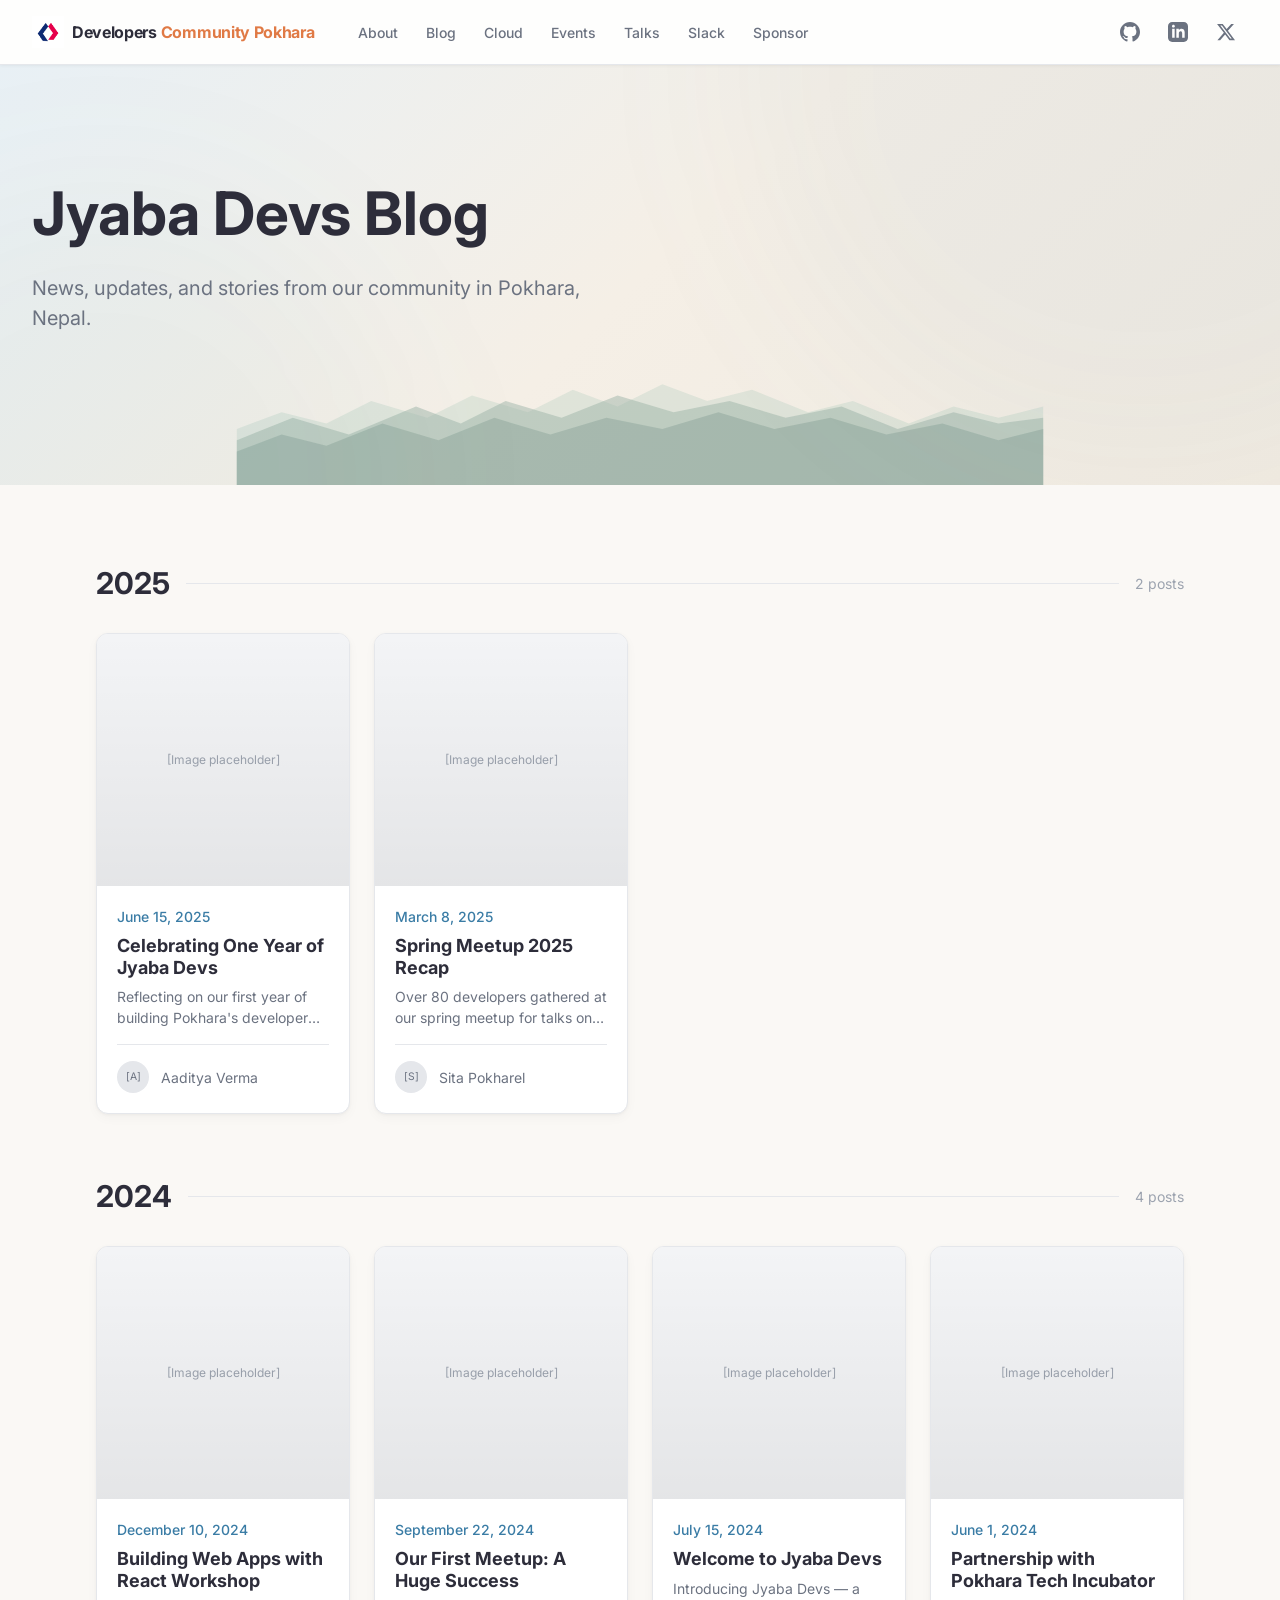
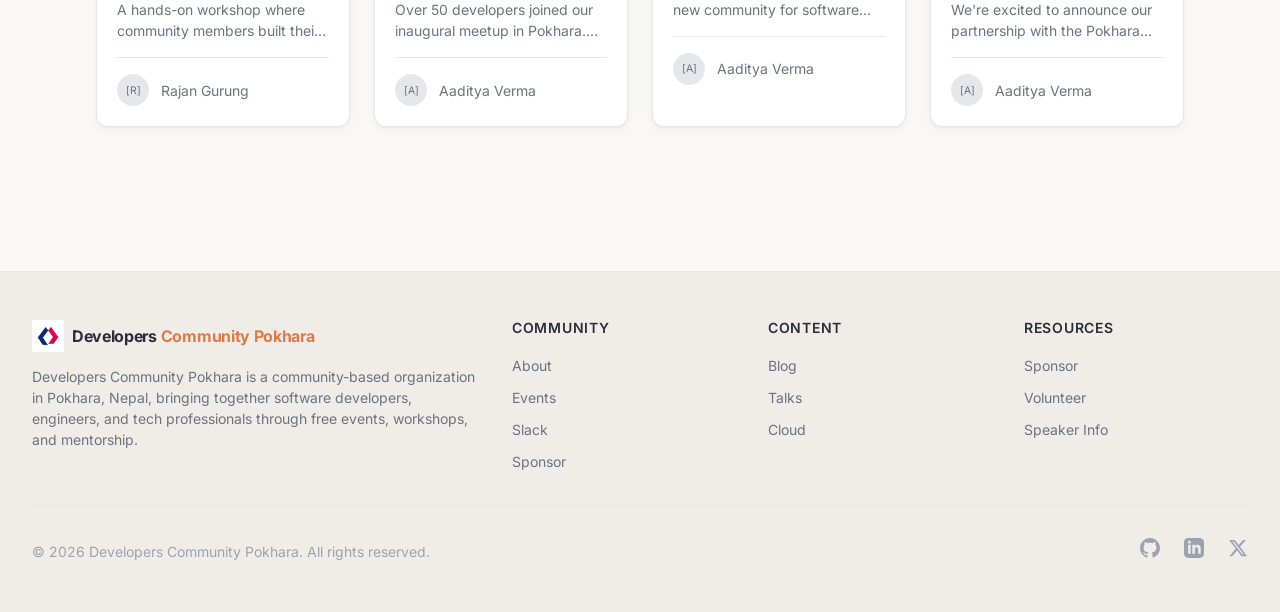
<file: jyaba-devs-site/blog.html>
<!DOCTYPE html>
<html lang="en">
<head>
  <meta charset="UTF-8">
  <meta name="viewport" content="width=device-width, initial-scale=1.0">
  <title>Blog - Jyaba Devs | Pokhara's Developer Community</title>
  <meta name="description" content="News, updates, and stories from Jyaba Devs - Pokhara's developer community.">
  <link rel="preconnect" href="https://fonts.googleapis.com">
  <link rel="preconnect" href="https://fonts.gstatic.com" crossorigin>
  <link rel="preconnect" href="https://images.unsplash.com">
  <link href="https://fonts.googleapis.com/css2?family=Inter:wght@400;500;600;700&display=swap" rel="stylesheet">
  <link rel="stylesheet" href="css/style.css">
</head>
<body>

  <!-- ===== HEADER ===== -->
  <header class="td-header td-header--sticky">
    <nav class="td-header__nav" aria-label="Main navigation">
      <div class="td-header__inner">
        <div class="td-header__left">
          <a class="td-header__brand" href="/">
            <span class="td-logo" style="font-size:1rem;gap:0.5em;--logo-text-color:#2D2D3A">
              <span class="td-logo__icon" style="width:32px;height:32px">
                <img src="images/developers community pokhara logo.png" alt="Developers Community Pokhara" style="width:100%;height:100%;object-fit:contain" />
              </span>
              <span class="td-logo__wordmark">
                <span class="td-logo__brand">Developers</span>
                <span class="td-logo__devs">Community Pokhara</span>
              </span>
            </span>
          </a>
          <div class="td-header__desktop-links">
            <a class="td-header__link" href="/about.html">About</a>
            <a class="td-header__link" href="/blog.html">Blog</a>
            <a class="td-header__link" href="/cloud-project.html">Cloud</a>
            <a class="td-header__link" href="/events.html">Events</a>
            <a class="td-header__link" href="/talks.html">Talks</a>
            <a class="td-header__link" href="https://slack.com" target="_blank" rel="noopener noreferrer">Slack</a>
            <a class="td-header__link" href="/partnership.html">Sponsor</a>
          </div>
        </div>
        <div class="td-header__right">
          <div class="td-header__actions">
            <a class="td-header__link" href="https://github.com" target="_blank" rel="noopener noreferrer">
              <svg viewBox="0 0 24 24" fill="currentColor" class="w-5 h-5"><path d="M12 0c-6.626 0-12 5.373-12 12 0 5.302 3.438 9.8 8.207 11.387.599.111.793-.261.793-.577v-2.234c-3.338.726-4.033-1.416-4.033-1.416-.546-1.387-1.333-1.756-1.333-1.756-1.089-.745.083-.729.083-.729 1.205.084 1.839 1.237 1.839 1.237 1.07 1.834 2.807 1.304 3.492.997.107-.775.418-1.305.762-1.604-2.665-.305-5.467-1.334-5.467-5.931 0-1.311.469-2.381 1.236-3.221-.124-.303-.535-1.524.117-3.176 0 0 1.008-.322 3.301 1.23.957-.266 1.983-.399 3.003-.404 1.02.005 2.047.138 3.006.404 2.291-1.552 3.297-1.23 3.297-1.23.653 1.653.242 2.874.118 3.176.77.84 1.235 1.911 1.235 3.221 0 4.609-2.807 5.624-5.479 5.921.43.372.823 1.102.823 2.222v3.293c0 .319.192.694.801.576 4.765-1.589 8.199-6.086 8.199-11.386 0-6.627-5.373-12-12-12z"></path></svg>
            </a>
            <a class="td-header__link" href="https://linkedin.com" target="_blank" rel="noopener noreferrer">
              <svg viewBox="0 0 24 24" fill="currentColor" class="w-5 h-5"><path d="M19 0h-14c-2.761 0-5 2.239-5 5v14c0 2.761 2.239 5 5 5h14c2.762 0 5-2.239 5-5v-14c0-2.761-2.238-5-5-5zm-11 19h-3v-11h3v11zm-1.5-12.268c-.966 0-1.75-.79-1.75-1.764s.784-1.764 1.75-1.764 1.75.79 1.75 1.764-.783 1.764-1.75 1.764zm13.5 12.268h-3v-5.604c0-3.368-4-3.113-4 0v5.604h-3v-11h3v1.765c1.396-2.586 7-2.777 7 2.476v6.759z"></path></svg>
            </a>
            <a class="td-header__link" href="https://twitter.com" target="_blank" rel="noopener noreferrer">
              <svg viewBox="0 0 24 24" fill="currentColor" class="w-5 h-5"><path d="M18.244 2.25h3.308l-7.227 8.26 8.502 11.24H16.17l-5.214-6.817L4.99 21.75H1.68l7.73-8.835L1.254 2.25H8.08l4.713 6.231zm-1.161 17.52h1.833L7.084 4.126H5.117z"></path></svg>
            </a>
          </div>
          <button class="td-header__hamburger" aria-label="Toggle menu" aria-expanded="false">
            <svg fill="none" viewBox="0 0 24 24" stroke="currentColor"><path stroke-linecap="round" stroke-linejoin="round" stroke-width="2" d="M4 6h16M4 12h16M4 18h16"></path></svg>
          </button>
        </div>
      </div>
      <div class="td-header__mobile-menu">
        <div class="td-header__mobile-inner">
          <a class="td-header__link" href="/about.html">About</a>
          <a class="td-header__link" href="/blog.html">Blog</a>
          <a class="td-header__link" href="/cloud-project.html">Cloud</a>
          <a class="td-header__link" href="/events.html">Events</a>
          <a class="td-header__link" href="/talks.html">Talks</a>
          <a class="td-header__link" href="https://slack.com" target="_blank" rel="noopener noreferrer">Slack</a>
          <a class="td-header__link" href="/partnership.html">Sponsor</a>
          <a class="td-header__link" href="https://github.com" target="_blank" rel="noopener noreferrer">
            <svg viewBox="0 0 24 24" fill="currentColor" class="w-5 h-5"><path d="M12 0c-6.626 0-12 5.373-12 12 0 5.302 3.438 9.8 8.207 11.387.599.111.793-.261.793-.577v-2.234c-3.338.726-4.033-1.416-4.033-1.416-.546-1.387-1.333-1.756-1.333-1.756-1.089-.745.083-.729.083-.729 1.205.084 1.839 1.237 1.839 1.237 1.07 1.834 2.807 1.304 3.492.997.107-.775.418-1.305.762-1.604-2.665-.305-5.467-1.334-5.467-5.931 0-1.311.469-2.381 1.236-3.221-.124-.303-.535-1.524.117-3.176 0 0 1.008-.322 3.301 1.23.957-.266 1.983-.399 3.003-.404 1.02.005 2.047.138 3.006.404 2.291-1.552 3.297-1.23 3.297-1.23.653 1.653.242 2.874.118 3.176.77.84 1.235 1.911 1.235 3.221 0 4.609-2.807 5.624-5.479 5.921.43.372.823 1.102.823 2.222v3.293c0 .319.192.694.801.576 4.765-1.589 8.199-6.086 8.199-11.386 0-6.627-5.373-12-12-12z"></path></svg>
          </a>
          <a class="td-header__link" href="https://linkedin.com" target="_blank" rel="noopener noreferrer">
            <svg viewBox="0 0 24 24" fill="currentColor" class="w-5 h-5"><path d="M19 0h-14c-2.761 0-5 2.239-5 5v14c0 2.761 2.239 5 5 5h14c2.762 0 5-2.239 5-5v-14c0-2.761-2.238-5-5-5zm-11 19h-3v-11h3v11zm-1.5-12.268c-.966 0-1.75-.79-1.75-1.764s.784-1.764 1.75-1.764 1.75.79 1.75 1.764-.783 1.764-1.75 1.764zm13.5 12.268h-3v-5.604c0-3.368-4-3.113-4 0v5.604h-3v-11h3v1.765c1.396-2.586 7-2.777 7 2.476v6.759z"></path></svg>
          </a>
          <a class="td-header__link" href="https://twitter.com" target="_blank" rel="noopener noreferrer">
            <svg viewBox="0 0 24 24" fill="currentColor" class="w-5 h-5"><path d="M18.244 2.25h3.308l-7.227 8.26 8.502 11.24H16.17l-5.214-6.817L4.99 21.75H1.68l7.73-8.835L1.254 2.25H8.08l4.713 6.231zm-1.161 17.52h1.833L7.084 4.126H5.117z"></path></svg>
          </a>
        </div>
      </div>
    </nav>
  </header>

  <!-- ===== PAGE HERO ===== -->
  <section class="page-hero">
    <div class="page-hero__bg"></div>
    <div class="page-hero__mountain-art">
      <svg viewBox="0 0 1440 300" preserveAspectRatio="xMidYMax meet" xmlns="http://www.w3.org/2000/svg">
        <path d="M0,300 L0,200 L80,170 L160,190 L240,150 L340,180 L420,140 L520,170 L600,130 L680,160 L760,120 L840,150 L920,130 L1020,170 L1100,150 L1200,190 L1280,160 L1360,180 L1440,160 L1440,300 Z" fill="#8BB8A8" opacity="0.4"/>
        <path d="M0,300 L0,220 L100,180 L200,210 L320,160 L400,190 L480,150 L580,180 L680,140 L780,170 L880,150 L980,180 L1080,160 L1180,200 L1280,170 L1360,190 L1440,180 L1440,300 Z" fill="#4A7C6F" opacity="0.5"/>
        <path d="M0,300 L0,240 L80,210 L160,230 L260,190 L360,220 L460,180 L560,210 L660,180 L760,200 L860,170 L960,200 L1060,180 L1160,210 L1260,190 L1360,220 L1440,200 L1440,300 Z" fill="#3A6C5F" opacity="0.6"/>
      </svg>
    </div>
    <div class="page-hero__glow"></div>
    <div class="page-hero__glow-2"></div>
    <div class="container">
      <div class="page-hero__content">
        <h1 class="page-hero__title">Jyaba Devs Blog</h1>
        <p class="page-hero__desc">News, updates, and stories from our community in Pokhara, Nepal.</p>
      </div>
    </div>
  </section>

  <!-- ===== BLOG LISTING ===== -->
  <section class="section">
    <div class="container" style="max-width: 72rem; margin: 0 auto;">

      <!-- 2025 -->
      <div class="blog-year">
        <div class="blog-year__header">
          <h2 class="blog-year__title">2025</h2>
          <div class="blog-year__line"></div>
          <span class="blog-year__count">2 posts</span>
        </div>
        <div class="blog-grid">
          <a href="#" class="blog-card">
            <div class="blog-card__image">
              <div class="blog-card__image-overlay"></div>
              [Image placeholder]
            </div>
            <div class="blog-card__body">
              <div class="blog-card__date">June 15, 2025</div>
              <h3 class="blog-card__title">Celebrating One Year of Jyaba Devs</h3>
              <p class="blog-card__excerpt">Reflecting on our first year of building Pokhara's developer community — the events, the people, and what's next.</p>
              <div class="blog-card__author">
                <div class="blog-card__author-avatar" style="display:flex;align-items:center;justify-content:center;color:var(--gray-500);font-size:0.65rem;">[A]</div>
                <span class="blog-card__author-name">Aaditya Verma</span>
              </div>
            </div>
          </a>
          <a href="#" class="blog-card">
            <div class="blog-card__image">
              <div class="blog-card__image-overlay"></div>
              [Image placeholder]
            </div>
            <div class="blog-card__body">
              <div class="blog-card__date">March 8, 2025</div>
              <h3 class="blog-card__title">Spring Meetup 2025 Recap</h3>
              <p class="blog-card__excerpt">Over 80 developers gathered at our spring meetup for talks on cloud computing, web development, and open source.</p>
              <div class="blog-card__author">
                <div class="blog-card__author-avatar" style="display:flex;align-items:center;justify-content:center;color:var(--gray-500);font-size:0.65rem;">[S]</div>
                <span class="blog-card__author-name">Sita Pokharel</span>
              </div>
            </div>
          </a>
        </div>
      </div>

      <!-- 2024 -->
      <div class="blog-year">
        <div class="blog-year__header">
          <h2 class="blog-year__title">2024</h2>
          <div class="blog-year__line"></div>
          <span class="blog-year__count">4 posts</span>
        </div>
        <div class="blog-grid">
          <a href="#" class="blog-card">
            <div class="blog-card__image">
              <div class="blog-card__image-overlay"></div>
              [Image placeholder]
            </div>
            <div class="blog-card__body">
              <div class="blog-card__date">December 10, 2024</div>
              <h3 class="blog-card__title">Building Web Apps with React Workshop</h3>
              <p class="blog-card__excerpt">A hands-on workshop where community members built their first React applications. Great energy and collaboration!</p>
              <div class="blog-card__author">
                <div class="blog-card__author-avatar" style="display:flex;align-items:center;justify-content:center;color:var(--gray-500);font-size:0.65rem;">[R]</div>
                <span class="blog-card__author-name">Rajan Gurung</span>
              </div>
            </div>
          </a>
          <a href="#" class="blog-card">
            <div class="blog-card__image">
              <div class="blog-card__image-overlay"></div>
              [Image placeholder]
            </div>
            <div class="blog-card__body">
              <div class="blog-card__date">September 22, 2024</div>
              <h3 class="blog-card__title">Our First Meetup: A Huge Success</h3>
              <p class="blog-card__excerpt">Over 50 developers joined our inaugural meetup in Pokhara. Talks, networking, and the beginning of something great.</p>
              <div class="blog-card__author">
                <div class="blog-card__author-avatar" style="display:flex;align-items:center;justify-content:center;color:var(--gray-500);font-size:0.65rem;">[A]</div>
                <span class="blog-card__author-name">Aaditya Verma</span>
              </div>
            </div>
          </a>
          <a href="#" class="blog-card">
            <div class="blog-card__image">
              <div class="blog-card__image-overlay"></div>
              [Image placeholder]
            </div>
            <div class="blog-card__body">
              <div class="blog-card__date">July 15, 2024</div>
              <h3 class="blog-card__title">Welcome to Jyaba Devs</h3>
              <p class="blog-card__excerpt">Introducing Jyaba Devs — a new community for software developers and tech professionals in Pokhara, Nepal.</p>
              <div class="blog-card__author">
                <div class="blog-card__author-avatar" style="display:flex;align-items:center;justify-content:center;color:var(--gray-500);font-size:0.65rem;">[A]</div>
                <span class="blog-card__author-name">Aaditya Verma</span>
              </div>
            </div>
          </a>
          <a href="#" class="blog-card">
            <div class="blog-card__image">
              <div class="blog-card__image-overlay"></div>
              [Image placeholder]
            </div>
            <div class="blog-card__body">
              <div class="blog-card__date">June 1, 2024</div>
              <h3 class="blog-card__title">Partnership with Pokhara Tech Incubator</h3>
              <p class="blog-card__excerpt">We're excited to announce our partnership with the Pokhara Tech Incubator to bring more resources to our community.</p>
              <div class="blog-card__author">
                <div class="blog-card__author-avatar" style="display:flex;align-items:center;justify-content:center;color:var(--gray-500);font-size:0.65rem;">[A]</div>
                <span class="blog-card__author-name">Aaditya Verma</span>
              </div>
            </div>
          </a>
        </div>
      </div>

    </div>
  </section>

  <!-- ===== FOOTER ===== -->
  <footer class="td-footer">
    <div class="td-footer__container">
      <div class="td-footer__grid">
        <div>
          <span class="td-logo" style="font-size:1rem;gap:0.5em;--logo-text-color:#2D2D3A">
            <span class="td-logo__icon" style="width:32px;height:32px">
              <img src="images/developers community pokhara logo.png" alt="Developers Community Pokhara" style="width:100%;height:100%;object-fit:contain" />
            </span>
            <span class="td-logo__wordmark">
              <span class="td-logo__brand">Developers</span>
              <span class="td-logo__devs">Community Pokhara</span>
            </span>
          </span>
          <p class="td-footer__description">
            Developers Community Pokhara is a community-based organization in Pokhara, Nepal, bringing together software developers, engineers, and tech professionals through free events, workshops, and mentorship.
          </p>
        </div>
        <div class="td-footer__link-group">
          <h3>Community</h3>
          <ul>
            <li><a href="/about.html">About</a></li>
            <li><a href="/events.html">Events</a></li>
            <li><a href="https://slack.com" target="_blank" rel="noopener noreferrer">Slack</a></li>
            <li><a href="/partnership.html">Sponsor</a></li>
          </ul>
        </div>
        <div class="td-footer__link-group">
          <h3>Content</h3>
          <ul>
            <li><a href="/blog.html">Blog</a></li>
            <li><a href="/talks.html">Talks</a></li>
            <li><a href="/cloud-project.html">Cloud</a></li>
          </ul>
        </div>
        <div class="td-footer__link-group">
          <h3>Resources</h3>
          <ul>
            <li><a href="/partnership.html">Sponsor</a></li>
            <li><a href="/about.html">Volunteer</a></li>
            <li><a href="/talks.html">Speaker Info</a></li>
          </ul>
        </div>
      </div>
      <div class="td-footer__bottom">
        <p class="td-footer__copyright">&copy; 2026 Developers Community Pokhara. All rights reserved.</p>
        <div class="td-footer__socials">
          <a class="td-footer__social-link" href="https://github.com" target="_blank" rel="noopener noreferrer" aria-label="GitHub">
            <svg viewBox="0 0 24 24" fill="currentColor"><path d="M12 0c-6.626 0-12 5.373-12 12 0 5.302 3.438 9.8 8.207 11.387.599.111.793-.261.793-.577v-2.234c-3.338.726-4.033-1.416-4.033-1.416-.546-1.387-1.333-1.756-1.333-1.756-1.089-.745.083-.729.083-.729 1.205.084 1.839 1.237 1.839 1.237 1.07 1.834 2.807 1.304 3.492.997.107-.775.418-1.305.762-1.604-2.665-.305-5.467-1.334-5.467-5.931 0-1.311.469-2.381 1.236-3.221-.124-.303-.535-1.524.117-3.176 0 0 1.008-.322 3.301 1.23.957-.266 1.983-.399 3.003-.404 1.02.005 2.047.138 3.006.404 2.291-1.552 3.297-1.23 3.297-1.23.653 1.653.242 2.874.118 3.176.77.84 1.235 1.911 1.235 3.221 0 4.609-2.807 5.624-5.479 5.921.43.372.823 1.102.823 2.222v3.293c0 .319.192.694.801.576 4.765-1.589 8.199-6.086 8.199-11.386 0-6.627-5.373-12-12-12z"></path></svg>
          </a>
          <a class="td-footer__social-link" href="https://linkedin.com" target="_blank" rel="noopener noreferrer" aria-label="LinkedIn">
            <svg viewBox="0 0 24 24" fill="currentColor"><path d="M19 0h-14c-2.761 0-5 2.239-5 5v14c0 2.761 2.239 5 5 5h14c2.762 0 5-2.239 5-5v-14c0-2.761-2.238-5-5-5zm-11 19h-3v-11h3v11zm-1.5-12.268c-.966 0-1.75-.79-1.75-1.764s.784-1.764 1.75-1.764 1.75.79 1.75 1.764-.783 1.764-1.75 1.764zm13.5 12.268h-3v-5.604c0-3.368-4-3.113-4 0v5.604h-3v-11h3v1.765c1.396-2.586 7-2.777 7 2.476v6.759z"></path></svg>
          </a>
          <a class="td-footer__social-link" href="https://twitter.com" target="_blank" rel="noopener noreferrer" aria-label="Twitter">
            <svg viewBox="0 0 24 24" fill="currentColor"><path d="M18.244 2.25h3.308l-7.227 8.26 8.502 11.24H16.17l-5.214-6.817L4.99 21.75H1.68l7.73-8.835L1.254 2.25H8.08l4.713 6.231zm-1.161 17.52h1.833L7.084 4.126H5.117z"></path></svg>
          </a>
        </div>
      </div>
    </div>
  </footer>

  <script>
    document.querySelector('.td-header__hamburger')?.addEventListener('click', function() {
      const menu = document.querySelector('.td-header__mobile-menu');
      const expanded = this.getAttribute('aria-expanded') === 'true';
      this.setAttribute('aria-expanded', !expanded);
      menu.classList.toggle('td-header__mobile-menu--open');
    });
  </script>

</body>
</html>
</file>
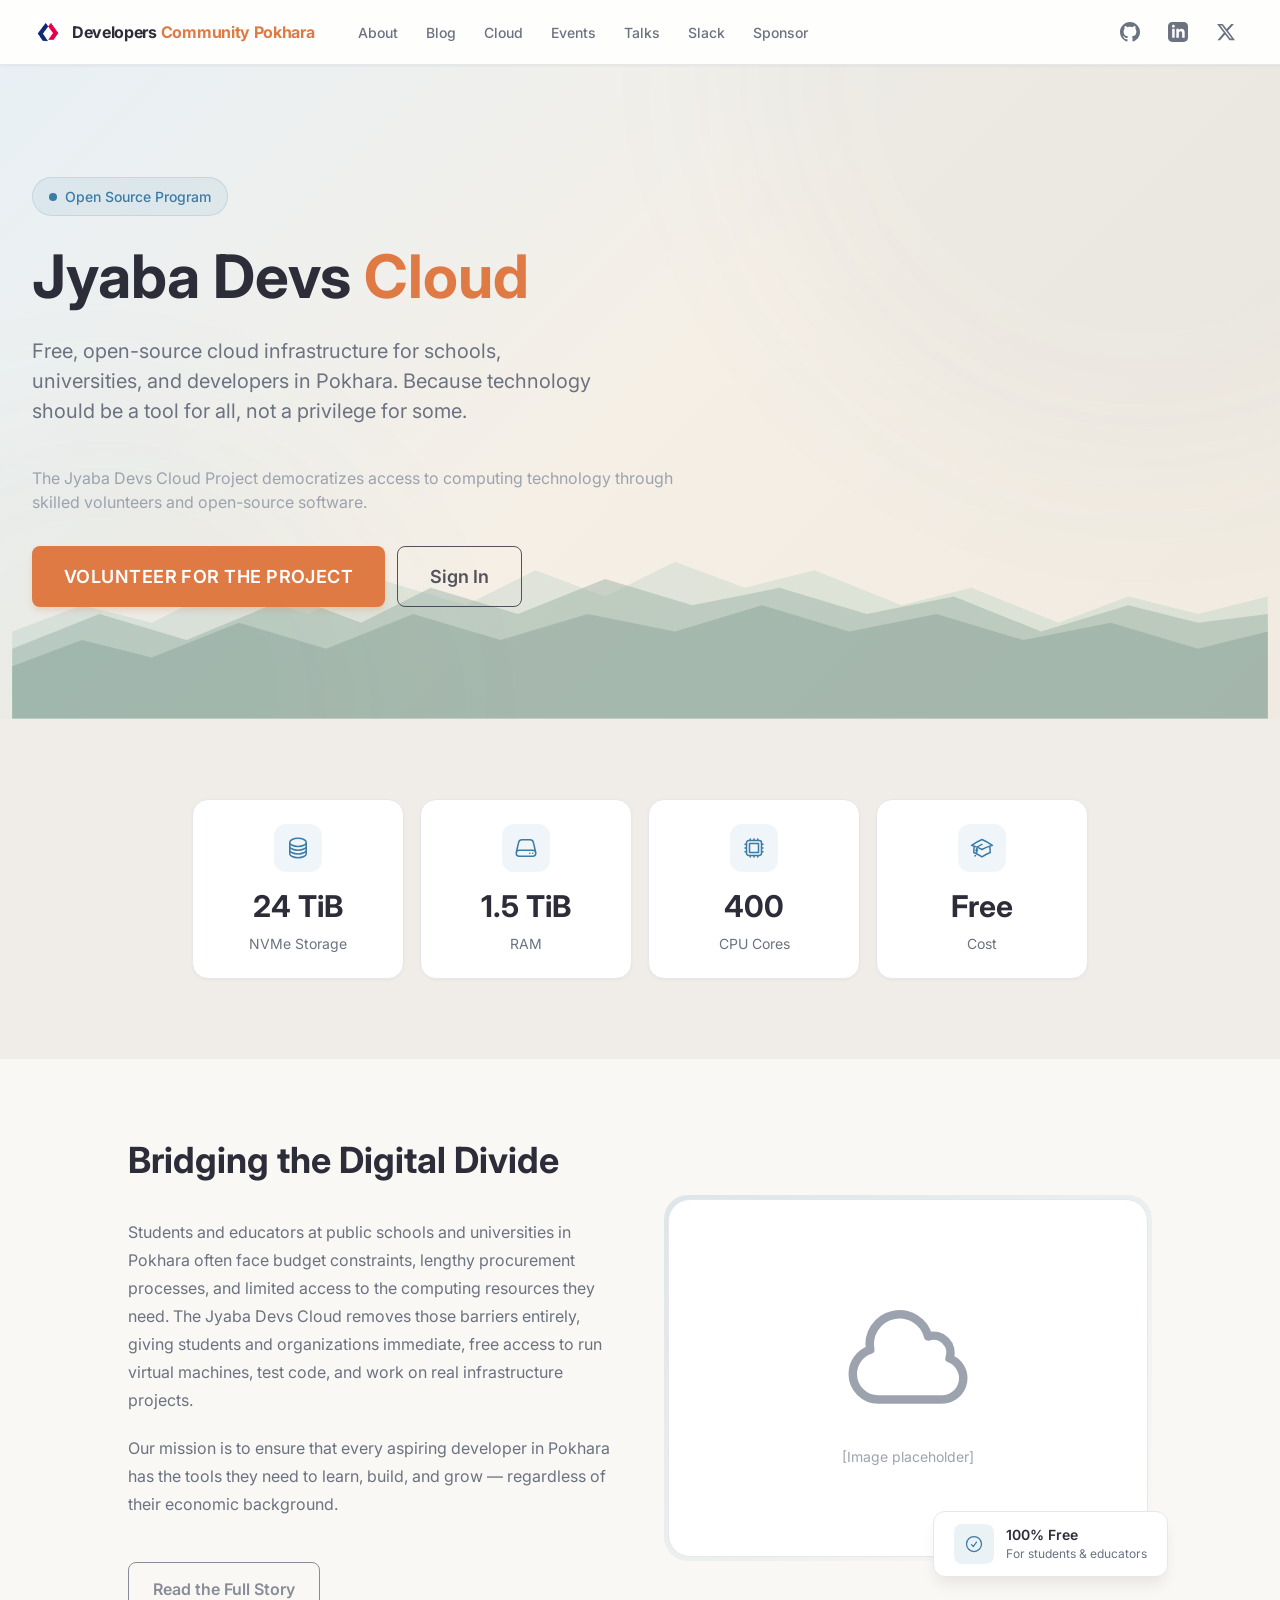
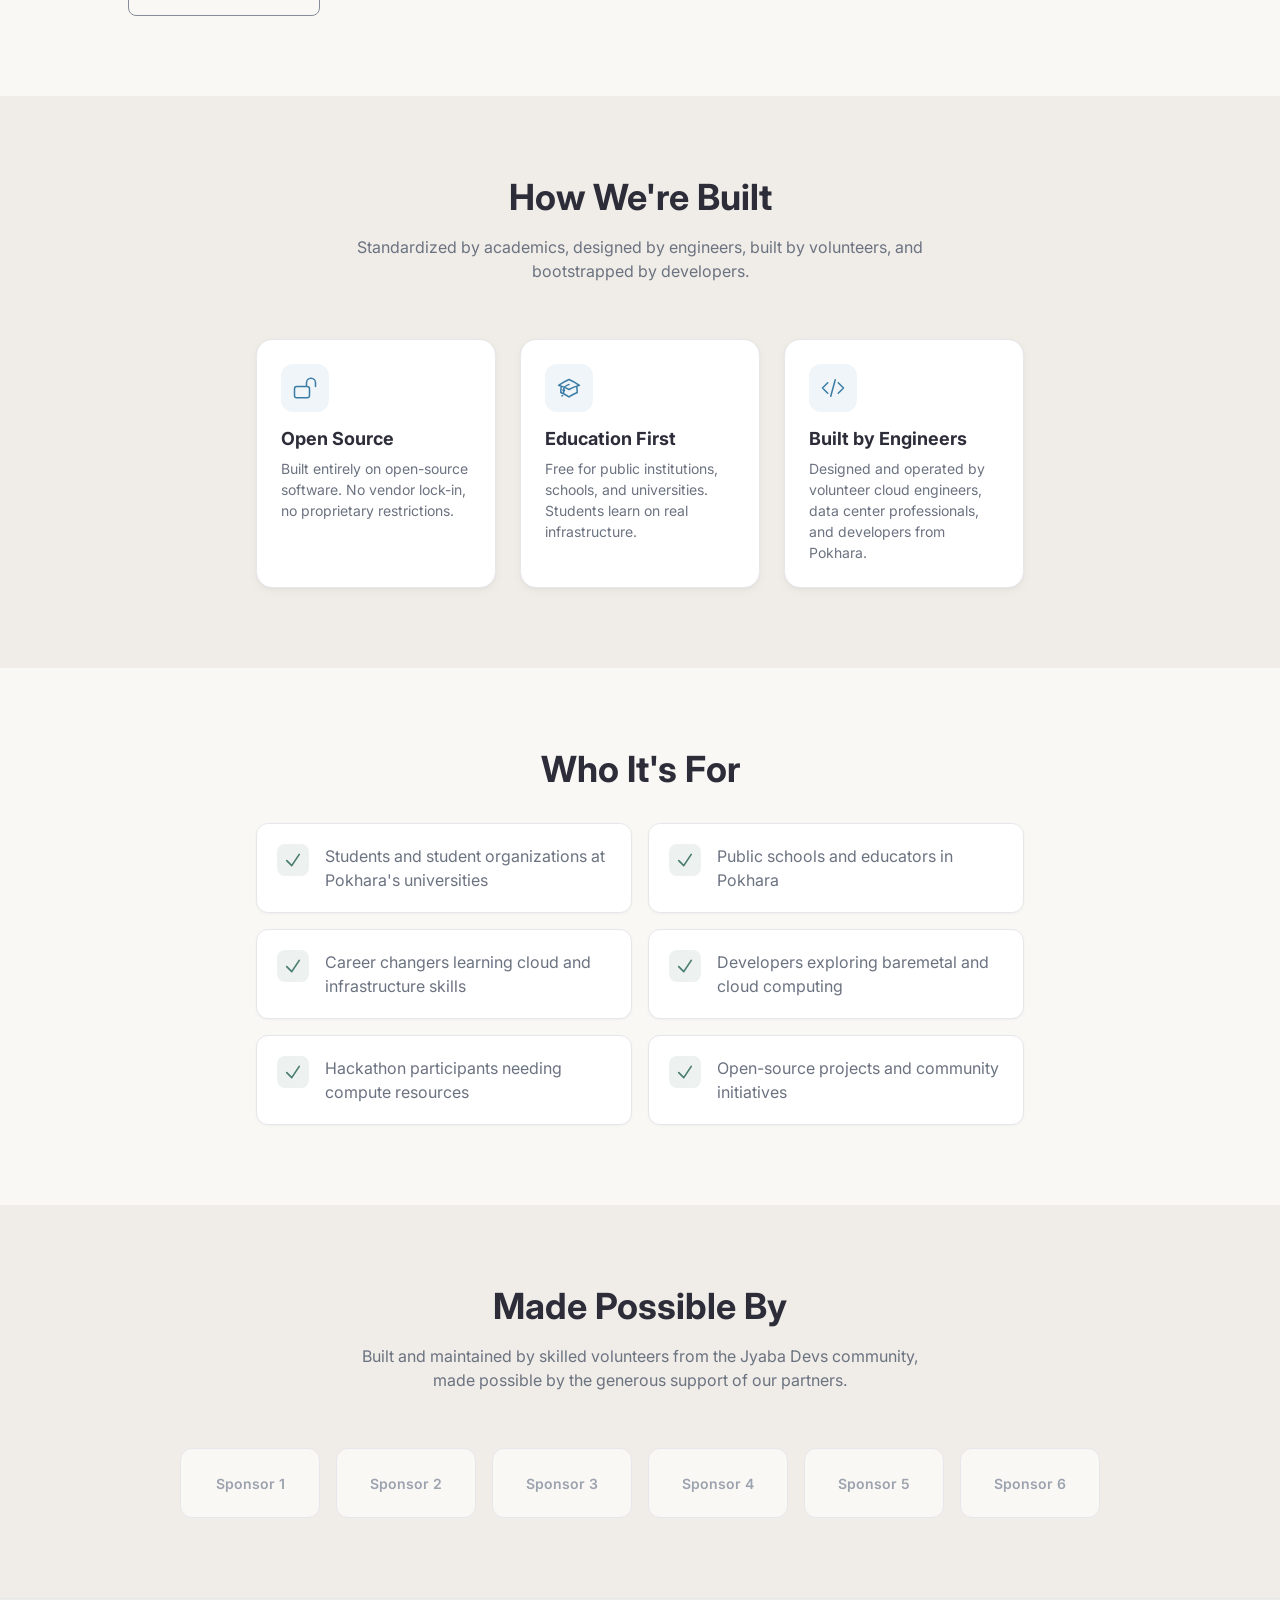
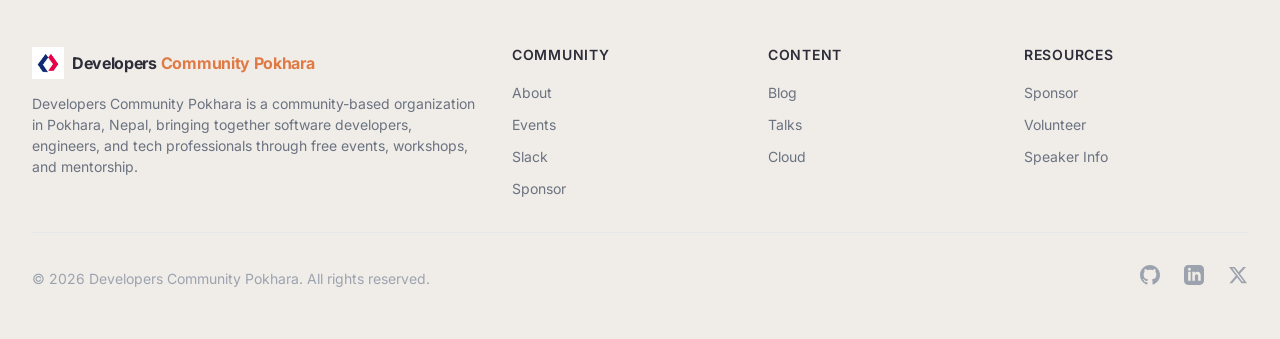
<file: jyaba-devs-site/cloud-project.html>
<!DOCTYPE html>
<html lang="en">
<head>
<meta charset="utf-8">
<meta name="viewport" content="width=device-width, initial-scale=1, maximum-scale=1">
<title>Jyaba Devs Cloud - Free Open Source Cloud Infrastructure for Pokhara</title>
<meta name="description" content="The Jyaba Devs Cloud Project provides free, open-source cloud infrastructure to schools, universities, and developers in Pokhara, Nepal. 24 TiB NVMe storage, 1.5 TiB RAM, 400 CPU cores.">
<link rel="preconnect" href="https://fonts.googleapis.com">
  <link rel="preconnect" href="https://fonts.gstatic.com" crossorigin>
  <link rel="preconnect" href="https://images.unsplash.com">
  <link href="https://fonts.googleapis.com/css2?family=Inter:wght@400;500;600;700&display=swap" rel="stylesheet">
  <link rel="stylesheet" href="css/style.css">
</head>
<body>

<header class="td-header td-header--sticky">
  <nav class="td-header__nav">
    <div class="td-header__inner">
      <div class="td-header__left">
        <a class="td-header__brand" href="/">
          <span class="td-logo" style="font-size:1rem;gap:0.5em;--logo-text-color:#2D2D3A">
            <span class="td-logo__icon" style="width:32px;height:32px">
              <img src="images/developers community pokhara logo.png" alt="Developers Community Pokhara" style="width:100%;height:100%;object-fit:contain" />
            </span><span class="td-logo__wordmark">
<span class="td-logo__brand">Developers</span>
                <span class="td-logo__devs">Community Pokhara</span>
            </span>
          </span>
        </a>
        <div class="td-header__desktop-links">
          <a class="td-header__link" href="/about.html">About</a>
          <a class="td-header__link" href="/blog.html">Blog</a>
          <a class="td-header__link" href="/cloud-project.html">Cloud</a>
          <a class="td-header__link" href="/events.html">Events</a>
          <a class="td-header__link" href="/talks.html">Talks</a>
          <a class="td-header__link" href="https://slack.com">Slack</a>
          <a class="td-header__link" href="/partnership.html">Sponsor</a>
        </div>
      </div>
      <div class="td-header__right">
        <div class="td-header__actions">
          <a class="td-header__link" href="https://github.com" target="_blank" rel="noopener noreferrer"><svg viewBox="0 0 24 24" fill="currentColor" class="w-5 h-5"><path d="M12 0c-6.626 0-12 5.373-12 12 0 5.302 3.438 9.8 8.207 11.387.599.111.793-.261.793-.577v-2.234c-3.338.726-4.033-1.416-4.033-1.416-.546-1.387-1.333-1.756-1.333-1.756-1.089-.745.083-.729.083-.729 1.205.084 1.839 1.237 1.839 1.237 1.07 1.834 2.807 1.304 3.492.997.107-.775.418-1.305.762-1.604-2.665-.305-5.467-1.334-5.467-5.931 0-1.311.469-2.381 1.236-3.221-.124-.303-.535-1.524.117-3.176 0 0 1.008-.322 3.301 1.23.957-.266 1.983-.399 3.003-.404 1.02.005 2.047.138 3.006.404 2.291-1.552 3.297-1.23 3.297-1.23.653 1.653.242 2.874.118 3.176.77.84 1.235 1.911 1.235 3.221 0 4.609-2.807 5.624-5.479 5.921.43.372.823 1.102.823 2.222v3.293c0 .319.192.694.801.576 4.765-1.589 8.199-6.086 8.199-11.386 0-6.627-5.373-12-12-12z"></path></svg>
          </a>
          <a class="td-header__link" href="https://linkedin.com" target="_blank" rel="noopener noreferrer"><svg viewBox="0 0 24 24" fill="currentColor" class="w-5 h-5"><path d="M19 0h-14c-2.761 0-5 2.239-5 5v14c0 2.761 2.239 5 5 5h14c2.762 0 5-2.239 5-5v-14c0-2.761-2.238-5-5-5zm-11 19h-3v-11h3v11zm-1.5-12.268c-.966 0-1.75-.79-1.75-1.764s.784-1.764 1.75-1.764 1.75.79 1.75 1.764-.783 1.764-1.75 1.764zm13.5 12.268h-3v-5.604c0-3.368-4-3.113-4 0v5.604h-3v-11h3v1.765c1.396-2.586 7-2.777 7 2.476v6.759z"></path></svg>
          </a>
          <a class="td-header__link" href="https://twitter.com" target="_blank" rel="noopener noreferrer"><svg viewBox="0 0 24 24" fill="currentColor" class="w-5 h-5"><path d="M18.244 2.25h3.308l-7.227 8.26 8.502 11.24H16.17l-5.214-6.817L4.99 21.75H1.68l7.73-8.835L1.254 2.25H8.08l4.713 6.231zm-1.161 17.52h1.833L7.084 4.126H5.117z"></path></svg>
          </a>
        </div>
        <button class="td-header__hamburger" aria-label="Toggle menu" aria-expanded="false">
          <svg fill="none" viewBox="0 0 24 24" stroke="currentColor"><path stroke-linecap="round" stroke-linejoin="round" stroke-width="2" d="M4 6h16M4 12h16M4 18h16"></path></svg>
        </button>
      </div>
    </div>
    <div class="td-header__mobile-menu">
      <div class="td-header__mobile-inner">
        <a class="td-header__link" href="/about.html">About</a>
        <a class="td-header__link" href="/blog.html">Blog</a>
        <a class="td-header__link" href="/cloud-project.html">Cloud</a>
        <a class="td-header__link" href="/events.html">Events</a>
        <a class="td-header__link" href="/talks.html">Talks</a>
        <a class="td-header__link" href="https://slack.com">Slack</a>
        <a class="td-header__link" href="/partnership.html">Sponsor</a>
        <a class="td-header__link" href="https://github.com" target="_blank" rel="noopener noreferrer"><svg viewBox="0 0 24 24" fill="currentColor" class="w-5 h-5"><path d="M12 0c-6.626 0-12 5.373-12 12 0 5.302 3.438 9.8 8.207 11.387.599.111.793-.261.793-.577v-2.234c-3.338.726-4.033-1.416-4.033-1.416-.546-1.387-1.333-1.756-1.333-1.756-1.089-.745.083-.729.083-.729 1.205.084 1.839 1.237 1.839 1.237 1.07 1.834 2.807 1.304 3.492.997.107-.775.418-1.305.762-1.604-2.665-.305-5.467-1.334-5.467-5.931 0-1.311.469-2.381 1.236-3.221-.124-.303-.535-1.524.117-3.176 0 0 1.008-.322 3.301 1.23.957-.266 1.983-.399 3.003-.404 1.02.005 2.047.138 3.006.404 2.291-1.552 3.297-1.23 3.297-1.23.653 1.653.242 2.874.118 3.176.77.84 1.235 1.911 1.235 3.221 0 4.609-2.807 5.624-5.479 5.921.43.372.823 1.102.823 2.222v3.293c0 .319.192.694.801.576 4.765-1.589 8.199-6.086 8.199-11.386 0-6.627-5.373-12-12-12z"></path></svg> GitHub</a>
        <a class="td-header__link" href="https://linkedin.com" target="_blank" rel="noopener noreferrer"><svg viewBox="0 0 24 24" fill="currentColor" class="w-5 h-5"><path d="M19 0h-14c-2.761 0-5 2.239-5 5v14c0 2.761 2.239 5 5 5h14c2.762 0 5-2.239 5-5v-14c0-2.761-2.238-5-5-5zm-11 19h-3v-11h3v11zm-1.5-12.268c-.966 0-1.75-.79-1.75-1.764s.784-1.764 1.75-1.764 1.75.79 1.75 1.764-.783 1.764-1.75 1.764zm13.5 12.268h-3v-5.604c0-3.368-4-3.113-4 0v5.604h-3v-11h3v1.765c1.396-2.586 7-2.777 7 2.476v6.759z"></path></svg> LinkedIn</a>
        <a class="td-header__link" href="https://twitter.com" target="_blank" rel="noopener noreferrer"><svg viewBox="0 0 24 24" fill="currentColor" class="w-5 h-5"><path d="M18.244 2.25h3.308l-7.227 8.26 8.502 11.24H16.17l-5.214-6.817L4.99 21.75H1.68l7.73-8.835L1.254 2.25H8.08l4.713 6.231zm-1.161 17.52h1.833L7.084 4.126H5.117z"></path></svg> X</a>
      </div>
    </div>
  </nav>
</header>

<main>

<section class="page-hero">
  <div class="page-hero__bg"></div>
  <div class="page-hero__mountain-art">
    <svg viewBox="0 0 1440 300" preserveAspectRatio="xMidYMax meet" xmlns="http://www.w3.org/2000/svg">
      <path d="M0,300 L0,200 L80,170 L160,190 L240,150 L340,180 L420,140 L520,170 L600,130 L680,160 L760,120 L840,150 L920,130 L1020,170 L1100,150 L1200,190 L1280,160 L1360,180 L1440,160 L1440,300 Z" fill="#8BB8A8" opacity="0.4"/>
      <path d="M0,300 L0,220 L100,180 L200,210 L320,160 L400,190 L480,150 L580,180 L680,140 L780,170 L880,150 L980,180 L1080,160 L1180,200 L1280,170 L1360,190 L1440,180 L1440,300 Z" fill="#4A7C6F" opacity="0.5"/>
      <path d="M0,300 L0,240 L80,210 L160,230 L260,190 L360,220 L460,180 L560,210 L660,180 L760,200 L860,170 L960,200 L1060,180 L1160,210 L1260,190 L1360,220 L1440,200 L1440,300 Z" fill="#3A6C5F" opacity="0.6"/>
    </svg>
  </div>
  <div class="page-hero__glow"></div>
  <div class="page-hero__glow-2"></div>
  <div class="container">
    <div class="page-hero__content">
      <div class="page-hero__pill">
        <span class="page-hero__pill-dot" style="animation: pulse 2s cubic-bezier(0.4, 0, 0.6, 1) infinite;"></span>
        <span class="page-hero__pill-text">Open Source Program</span>
      </div>
      <h1 class="page-hero__title">Jyaba Devs <span class="text-sunset">Cloud</span></h1>
      <p class="page-hero__desc">Free, open-source cloud infrastructure for schools, universities, and developers in Pokhara. Because technology should be a tool for all, not a privilege for some.</p>
      <p class="text-muted  mb-8 max-w-2xl">The Jyaba Devs Cloud Project democratizes access to computing technology through skilled volunteers and open-source software.</p>
      <div class="hero__actions">
        <a href="#" class="td-button td-button--primary td-button--lg">Volunteer for the project</a>
        <a href="#" class="td-button td-button--ghost td-button--lg">Sign In</a>
      </div>
    </div>
  </div>
</section>

<section class="section section--alt">
  <div class="container">
    <div class="cloud-stats-grid">
      <div class="cloud-stat-card">
        <div class="cloud-stat-card__icon">
          <svg class="w-6 h-6" fill="none" viewBox="0 0 24 24" stroke-width="1.5" stroke="currentColor"><path stroke-linecap="round" stroke-linejoin="round" d="M20.25 6.375c0 2.278-3.694 4.125-8.25 4.125S3.75 8.653 3.75 6.375m16.5 0c0-2.278-3.694-4.125-8.25-4.125S3.75 4.097 3.75 6.375m16.5 0v11.25c0 2.278-3.694 4.125-8.25 4.125s-8.25-1.847-8.25-4.125V6.375m16.5 0v3.75m-16.5-3.75v3.75m16.5 0v3.75C20.25 16.153 16.556 18 12 18s-8.25-1.847-8.25-4.125v-3.75m16.5 0c0 2.278-3.694 4.125-8.25 4.125s-8.25-1.847-8.25-4.125"/></svg>
        </div>
        <div class="cloud-stat-card__number">24 TiB</div>
        <div class="cloud-stat-card__label">NVMe Storage</div>
      </div>
      <div class="cloud-stat-card">
        <div class="cloud-stat-card__icon">
          <svg class="w-6 h-6" fill="none" viewBox="0 0 24 24" stroke-width="1.5" stroke="currentColor"><path stroke-linecap="round" stroke-linejoin="round" d="M21.75 17.25v-.228a4.5 4.5 0 0 0-.12-1.03l-2.268-9.64a3.375 3.375 0 0 0-3.285-2.602H7.923a3.375 3.375 0 0 0-3.285 2.602l-2.268 9.64a4.5 4.5 0 0 0-.12 1.03v.228m19.5 0a3 3 0 0 1-3 3H5.25a3 3 0 0 1-3-3m19.5 0a3 3 0 0 0-3-3H5.25a3 3 0 0 0-3 3m16.5 0h.008v.008h-.008v-.008Zm-3 0h.008v.008h-.008v-.008Z"/></svg>
        </div>
        <div class="cloud-stat-card__number">1.5 TiB</div>
        <div class="cloud-stat-card__label">RAM</div>
      </div>
      <div class="cloud-stat-card">
        <div class="cloud-stat-card__icon">
          <svg class="w-6 h-6" fill="none" viewBox="0 0 24 24" stroke-width="1.5" stroke="currentColor"><path stroke-linecap="round" stroke-linejoin="round" d="M8.25 3v1.5M4.5 8.25H3M21 8.25h-1.5M4.5 12H3m18 0h-1.5m-15 3.75H3M21 15.75h-1.5M8.25 19.5V21M12 3v1.5m0 15V21m3.75-18v1.5m0 15V21m-9-1.5h10.5a2.25 2.25 0 0 0 2.25-2.25V6.75a2.25 2.25 0 0 0-2.25-2.25H6.75A2.25 2.25 0 0 0 4.5 6.75v10.5a2.25 2.25 0 0 0 2.25 2.25Zm.75-12h9v9h-9v-9Z"/></svg>
        </div>
        <div class="cloud-stat-card__number">400</div>
        <div class="cloud-stat-card__label">CPU Cores</div>
      </div>
      <div class="cloud-stat-card">
        <div class="cloud-stat-card__icon">
          <svg class="w-6 h-6" fill="none" viewBox="0 0 24 24" stroke-width="1.5" stroke="currentColor"><path stroke-linecap="round" stroke-linejoin="round" d="M4.26 10.147a60.438 60.438 0 0 0-.491 6.347A48.62 48.62 0 0 1 12 20.904a48.62 48.62 0 0 1 8.232-4.41 60.46 60.46 0 0 0-.491-6.347m-15.482 0a50.636 50.636 0 0 0-2.658-.813A59.906 59.906 0 0 1 12 3.493a59.903 59.903 0 0 1 10.399 5.84c-.896.248-1.783.52-2.658.814m-15.482 0A50.717 50.717 0 0 1 12 13.489a50.702 50.702 0 0 1 7.74-3.342M6.75 15a.75.75 0 1 0 0-1.5.75.75 0 0 0 0 1.5Zm0 0v-3.675A55.378 55.378 0 0 1 12 8.443m-7.007 11.55A5.981 5.981 0 0 0 6.75 15.75v-1.5"/></svg>
        </div>
        <div class="cloud-stat-card__number">Free</div>
        <div class="cloud-stat-card__label">Cost</div>
      </div>
    </div>
  </div>
</section>

<section class="section">
  <div class="container">
    <div class="story-grid">
      <div class="story__text">
        <h2 class="section__title">Bridging the Digital Divide</h2>
        <p>Students and educators at public schools and universities in Pokhara often face budget constraints, lengthy procurement processes, and limited access to the computing resources they need. The Jyaba Devs Cloud removes those barriers entirely, giving students and organizations immediate, free access to run virtual machines, test code, and work on real infrastructure projects.</p>
        <p>Our mission is to ensure that every aspiring developer in Pokhara has the tools they need to learn, build, and grow — regardless of their economic background.</p>
        <div class="mt-6">
          <a href="#" class="td-button td-button--ghost td-button--md">Read the Full Story</a>
        </div>
      </div>
      <div class="story__image-wrapper">
        <div class="story__image-box">
          <div class="story__image-inner">
            <div style="text-align: center; padding: 2rem;">
              <svg class="w-16 h-16 mx-auto mb-4 text-muted" fill="none" viewBox="0 0 24 24" stroke-width="1.5" stroke="currentColor"><path stroke-linecap="round" stroke-linejoin="round" d="M2.25 15a4.5 4.5 0 004.5 4.5H18a3.75 3.75 0 001.332-7.257 3 3 0 00-3.758-3.848 5.25 5.25 0 00-10.233 2.33A4.502 4.502 0 002.25 15z"/></svg>
              <span class="text-muted">[Image placeholder]</span>
            </div>
          </div>
        </div>
        <div class="story__badge">
          <div class="story__badge-icon">
            <svg fill="none" viewBox="0 0 24 24" stroke-width="1.5" stroke="currentColor"><path stroke-linecap="round" stroke-linejoin="round" d="M9 12.75L11.25 15 15 9.75M21 12a9 9 0 11-18 0 9 9 0 0118 0z"/></svg>
          </div>
          <div>
            <div class="story__badge-title">100% Free</div>
            <div class="story__badge-sub">For students & educators</div>
          </div>
        </div>
      </div>
    </div>
  </div>
</section>

<section class="section section--alt">
  <div class="container">
    <div class="section__header text-center">
      <h2 class="section__title">How We're Built</h2>
      <p class="section__subtitle">Standardized by academics, designed by engineers, built by volunteers, and bootstrapped by developers.</p>
    </div>
    <div class="cloud-features-grid">
      <div class="cloud-feature-card">
        <div class="cloud-feature-card__icon">
          <svg class="w-6 h-6" fill="none" viewBox="0 0 24 24" stroke-width="1.5" stroke="currentColor"><path stroke-linecap="round" stroke-linejoin="round" d="M13.5 10.5V6.75a4.5 4.5 0 1 1 9 0v3.75M3.75 21.75h10.5a2.25 2.25 0 0 0 2.25-2.25v-6.75a2.25 2.25 0 0 0-2.25-2.25H3.75a2.25 2.25 0 0 0-2.25 2.25v6.75a2.25 2.25 0 0 0 2.25 2.25Z"/></svg>
        </div>
        <h3 class="cloud-feature-card__title">Open Source</h3>
        <p class="cloud-feature-card__text">Built entirely on open-source software. No vendor lock-in, no proprietary restrictions.</p>
      </div>
      <div class="cloud-feature-card">
        <div class="cloud-feature-card__icon">
          <svg class="w-6 h-6" fill="none" viewBox="0 0 24 24" stroke-width="1.5" stroke="currentColor"><path stroke-linecap="round" stroke-linejoin="round" d="M4.26 10.147a60.438 60.438 0 0 0-.491 6.347A48.62 48.62 0 0 1 12 20.904a48.62 48.62 0 0 1 8.232-4.41 60.46 60.46 0 0 0-.491-6.347m-15.482 0a50.636 50.636 0 0 0-2.658-.813A59.906 59.906 0 0 1 12 3.493a59.903 59.903 0 0 1 10.399 5.84c-.896.248-1.783.52-2.658.814m-15.482 0A50.717 50.717 0 0 1 12 13.489a50.702 50.702 0 0 1 7.74-3.342M6.75 15a.75.75 0 1 0 0-1.5.75.75 0 0 0 0 1.5Zm0 0v-3.675A55.378 55.378 0 0 1 12 8.443m-7.007 11.55A5.981 5.981 0 0 0 6.75 15.75v-1.5"/></svg>
        </div>
        <h3 class="cloud-feature-card__title">Education First</h3>
        <p class="cloud-feature-card__text">Free for public institutions, schools, and universities. Students learn on real infrastructure.</p>
      </div>
      <div class="cloud-feature-card">
        <div class="cloud-feature-card__icon">
          <svg class="w-6 h-6" fill="none" viewBox="0 0 24 24" stroke-width="1.5" stroke="currentColor"><path stroke-linecap="round" stroke-linejoin="round" d="M17.25 6.75 22.5 12l-5.25 5.25m-10.5 0L1.5 12l5.25-5.25m7.5-3-4.5 16.5"/></svg>
        </div>
        <h3 class="cloud-feature-card__title">Built by Engineers</h3>
        <p class="cloud-feature-card__text">Designed and operated by volunteer cloud engineers, data center professionals, and developers from Pokhara.</p>
      </div>
    </div>
  </div>
</section>

<section class="section">
  <div class="container">
    <div class="max-w-4xl mx-auto">
      <h2 class="section__title text-center mb-8">Who It's For</h2>
      <div class="values-grid" style="grid-template-columns: repeat(2, 1fr);">
        <div class="value-card">
          <div class="value-card__check">
            <svg fill="none" viewBox="0 0 24 24" stroke-width="2" stroke="currentColor"><path stroke-linecap="round" stroke-linejoin="round" d="m4.5 12.75 6 6 9-13.5"/></svg>
          </div>
          <div class="value-card__text">Students and student organizations at Pokhara's universities</div>
        </div>
        <div class="value-card">
          <div class="value-card__check">
            <svg fill="none" viewBox="0 0 24 24" stroke-width="2" stroke="currentColor"><path stroke-linecap="round" stroke-linejoin="round" d="m4.5 12.75 6 6 9-13.5"/></svg>
          </div>
          <div class="value-card__text">Public schools and educators in Pokhara</div>
        </div>
        <div class="value-card">
          <div class="value-card__check">
            <svg fill="none" viewBox="0 0 24 24" stroke-width="2" stroke="currentColor"><path stroke-linecap="round" stroke-linejoin="round" d="m4.5 12.75 6 6 9-13.5"/></svg>
          </div>
          <div class="value-card__text">Career changers learning cloud and infrastructure skills</div>
        </div>
        <div class="value-card">
          <div class="value-card__check">
            <svg fill="none" viewBox="0 0 24 24" stroke-width="2" stroke="currentColor"><path stroke-linecap="round" stroke-linejoin="round" d="m4.5 12.75 6 6 9-13.5"/></svg>
          </div>
          <div class="value-card__text">Developers exploring baremetal and cloud computing</div>
        </div>
        <div class="value-card">
          <div class="value-card__check">
            <svg fill="none" viewBox="0 0 24 24" stroke-width="2" stroke="currentColor"><path stroke-linecap="round" stroke-linejoin="round" d="m4.5 12.75 6 6 9-13.5"/></svg>
          </div>
          <div class="value-card__text">Hackathon participants needing compute resources</div>
        </div>
        <div class="value-card">
          <div class="value-card__check">
            <svg fill="none" viewBox="0 0 24 24" stroke-width="2" stroke="currentColor"><path stroke-linecap="round" stroke-linejoin="round" d="m4.5 12.75 6 6 9-13.5"/></svg>
          </div>
          <div class="value-card__text">Open-source projects and community initiatives</div>
        </div>
      </div>
    </div>
  </div>
</section>

<section class="section section--alt">
  <div class="container">
    <div class="section__header text-center">
      <h2 class="section__title">Made Possible By</h2>
      <p class="section__subtitle">Built and maintained by skilled volunteers from the Jyaba Devs community, made possible by the generous support of our partners.</p>
    </div>
    <div class="flex flex-wrap gap-4 justify-center mt-8">
      <div style="width: 140px; height: 70px; background: var(--bg); border-radius: 0.75rem; border: 1px solid var(--border); display: flex; align-items: center; justify-content: center; color: var(--text-muted); font-weight: 600; font-size: 0.875rem;">Sponsor 1</div>
      <div style="width: 140px; height: 70px; background: var(--bg); border-radius: 0.75rem; border: 1px solid var(--border); display: flex; align-items: center; justify-content: center; color: var(--text-muted); font-weight: 600; font-size: 0.875rem;">Sponsor 2</div>
      <div style="width: 140px; height: 70px; background: var(--bg); border-radius: 0.75rem; border: 1px solid var(--border); display: flex; align-items: center; justify-content: center; color: var(--text-muted); font-weight: 600; font-size: 0.875rem;">Sponsor 3</div>
      <div style="width: 140px; height: 70px; background: var(--bg); border-radius: 0.75rem; border: 1px solid var(--border); display: flex; align-items: center; justify-content: center; color: var(--text-muted); font-weight: 600; font-size: 0.875rem;">Sponsor 4</div>
      <div style="width: 140px; height: 70px; background: var(--bg); border-radius: 0.75rem; border: 1px solid var(--border); display: flex; align-items: center; justify-content: center; color: var(--text-muted); font-weight: 600; font-size: 0.875rem;">Sponsor 5</div>
      <div style="width: 140px; height: 70px; background: var(--bg); border-radius: 0.75rem; border: 1px solid var(--border); display: flex; align-items: center; justify-content: center; color: var(--text-muted); font-weight: 600; font-size: 0.875rem;">Sponsor 6</div>
    </div>
  </div>
</section>

</main>

<!-- ===== FOOTER ===== -->
<footer class="td-footer">
  <div class="td-footer__container">
    <div class="td-footer__grid">
      <div>
        <span class="td-logo" style="font-size:1rem;gap:0.5em;--logo-text-color:#2D2D3A">
          <span class="td-logo__icon" style="width:32px;height:32px">
            <img src="images/developers community pokhara logo.png" alt="Developers Community Pokhara" style="width:100%;height:100%;object-fit:contain" />
          </span>
          <span class="td-logo__wordmark">
<span class="td-logo__brand">Developers</span>
              <span class="td-logo__devs">Community Pokhara</span>
          </span>
        </span>
        <p class="td-footer__description">
          Developers Community Pokhara is a community-based organization in Pokhara, Nepal, bringing together software developers, engineers, and tech professionals through free events, workshops, and mentorship.
        </p>
      </div>
      <div class="td-footer__link-group">
        <h3>Community</h3>
        <ul>
          <li><a href="/about.html">About</a></li>
          <li><a href="/events.html">Events</a></li>
          <li><a href="https://slack.com" target="_blank" rel="noopener noreferrer">Slack</a></li>
          <li><a href="/partnership.html">Sponsor</a></li>
        </ul>
      </div>
      <div class="td-footer__link-group">
        <h3>Content</h3>
        <ul>
          <li><a href="/blog.html">Blog</a></li>
          <li><a href="/talks.html">Talks</a></li>
          <li><a href="/cloud-project.html">Cloud</a></li>
        </ul>
      </div>
      <div class="td-footer__link-group">
        <h3>Resources</h3>
        <ul>
          <li><a href="/partnership.html">Sponsor</a></li>
          <li><a href="/about.html">Volunteer</a></li>
          <li><a href="/talks.html">Speaker Info</a></li>
        </ul>
      </div>
    </div>
    <div class="td-footer__bottom">
      <p class="td-footer__copyright">&copy; 2026 Developers Community Pokhara. All rights reserved.</p>
      <div class="td-footer__socials">
        <a class="td-footer__social-link" href="https://github.com" target="_blank" rel="noopener noreferrer" aria-label="GitHub">
          <svg viewBox="0 0 24 24" fill="currentColor"><path d="M12 0c-6.626 0-12 5.373-12 12 0 5.302 3.438 9.8 8.207 11.387.599.111.793-.261.793-.577v-2.234c-3.338.726-4.033-1.416-4.033-1.416-.546-1.387-1.333-1.756-1.333-1.756-1.089-.745.083-.729.083-.729 1.205.084 1.839 1.237 1.839 1.237 1.07 1.834 2.807 1.304 3.492.997.107-.775.418-1.305.762-1.604-2.665-.305-5.467-1.334-5.467-5.931 0-1.311.469-2.381 1.236-3.221-.124-.303-.535-1.524.117-3.176 0 0 1.008-.322 3.301 1.23.957-.266 1.983-.399 3.003-.404 1.02.005 2.047.138 3.006.404 2.291-1.552 3.297-1.23 3.297-1.23.653 1.653.242 2.874.118 3.176.77.84 1.235 1.911 1.235 3.221 0 4.609-2.807 5.624-5.479 5.921.43.372.823 1.102.823 2.222v3.293c0 .319.192.694.801.576 4.765-1.589 8.199-6.086 8.199-11.386 0-6.627-5.373-12-12-12z"></path></svg>
        </a>
        <a class="td-footer__social-link" href="https://linkedin.com" target="_blank" rel="noopener noreferrer" aria-label="LinkedIn">
          <svg viewBox="0 0 24 24" fill="currentColor"><path d="M19 0h-14c-2.761 0-5 2.239-5 5v14c0 2.761 2.239 5 5 5h14c2.762 0 5-2.239 5-5v-14c0-2.761-2.238-5-5-5zm-11 19h-3v-11h3v11zm-1.5-12.268c-.966 0-1.75-.79-1.75-1.764s.784-1.764 1.75-1.764 1.75.79 1.75 1.764-.783 1.764-1.75 1.764zm13.5 12.268h-3v-5.604c0-3.368-4-3.113-4 0v5.604h-3v-11h3v1.765c1.396-2.586 7-2.777 7 2.476v6.759z"></path></svg>
        </a>
        <a class="td-footer__social-link" href="https://twitter.com" target="_blank" rel="noopener noreferrer" aria-label="Twitter">
          <svg viewBox="0 0 24 24" fill="currentColor"><path d="M18.244 2.25h3.308l-7.227 8.26 8.502 11.24H16.17l-5.214-6.817L4.99 21.75H1.68l7.73-8.835L1.254 2.25H8.08l4.713 6.231zm-1.161 17.52h1.833L7.084 4.126H5.117z"></path></svg>
        </a>
      </div>
    </div>
  </div>
</footer>

<script>
    document.querySelector('.td-header__hamburger')?.addEventListener('click', function() {
      const menu = document.querySelector('.td-header__mobile-menu');
      const expanded = this.getAttribute('aria-expanded') === 'true';
      this.setAttribute('aria-expanded', !expanded);
      menu.classList.toggle('td-header__mobile-menu--open');
    });
  </script>

</body>
</html>
</file>
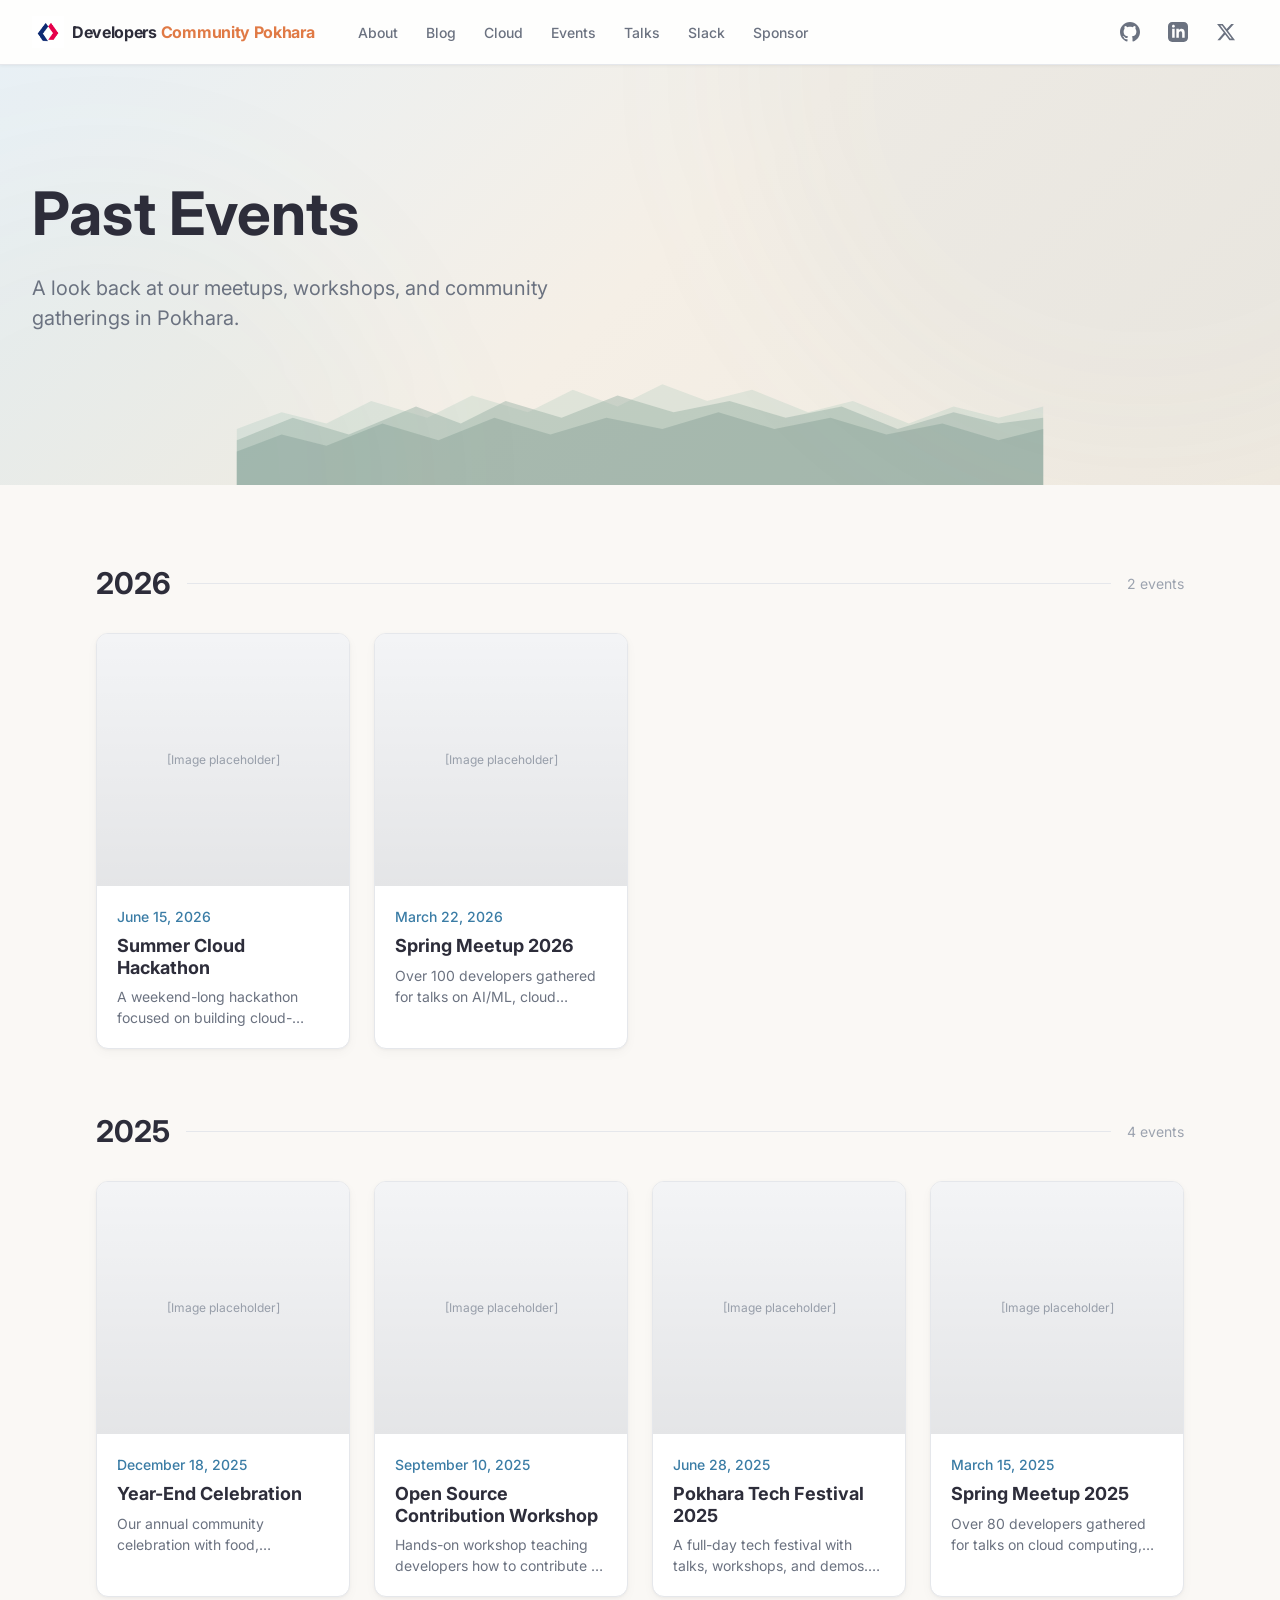
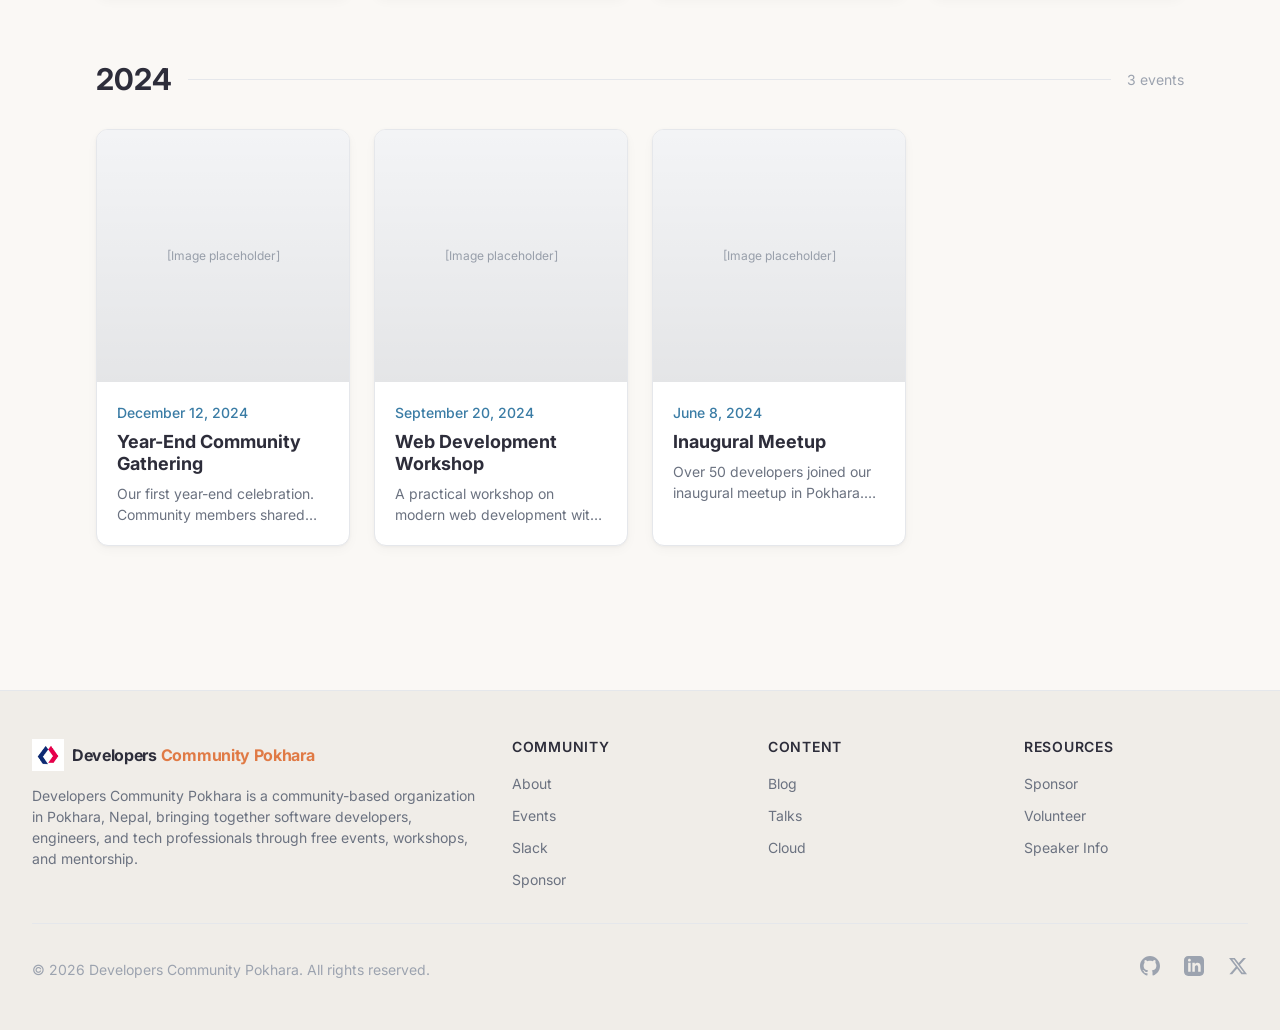
<file: jyaba-devs-site/events.html>
<!DOCTYPE html>
<html lang="en">
<head>
  <meta charset="UTF-8">
  <meta name="viewport" content="width=device-width, initial-scale=1.0">
  <title>Past Events - Developers Community Pokhara</title>
  <meta name="description" content="Past events from the Developers Community Pokhara. Meetups, workshops, and tech gatherings.">
  <link rel="preconnect" href="https://fonts.googleapis.com">
  <link rel="preconnect" href="https://fonts.gstatic.com" crossorigin>
  <link rel="preconnect" href="https://images.unsplash.com">
  <link href="https://fonts.googleapis.com/css2?family=Inter:wght@400;500;600;700&display=swap" rel="stylesheet">
  <link rel="stylesheet" href="css/style.css">
</head>
<body>

  <!-- ===== HEADER ===== -->
  <header class="td-header td-header--sticky">
    <nav class="td-header__nav" aria-label="Main navigation">
      <div class="td-header__inner">
        <div class="td-header__left">
          <a class="td-header__brand" href="/">
            <span class="td-logo" style="font-size:1rem;gap:0.5em;--logo-text-color:#2D2D3A">
              <span class="td-logo__icon" style="width:32px;height:32px">
                <img src="images/developers community pokhara logo.png" alt="Developers Community Pokhara" style="width:100%;height:100%;object-fit:contain" />
              </span>
              <span class="td-logo__wordmark">
                <span class="td-logo__brand">Developers</span>
                <span class="td-logo__devs">Community Pokhara</span>
              </span>
            </span>
          </a>
          <div class="td-header__desktop-links">
            <a class="td-header__link" href="/about.html">About</a>
            <a class="td-header__link" href="/blog.html">Blog</a>
            <a class="td-header__link" href="/cloud-project.html">Cloud</a>
            <a class="td-header__link" href="/events.html">Events</a>
            <a class="td-header__link" href="/talks.html">Talks</a>
            <a class="td-header__link" href="https://slack.com" target="_blank" rel="noopener noreferrer">Slack</a>
            <a class="td-header__link" href="/partnership.html">Sponsor</a>
          </div>
        </div>
        <div class="td-header__right">
          <div class="td-header__actions">
            <a class="td-header__link" href="https://github.com" target="_blank" rel="noopener noreferrer">
              <svg viewBox="0 0 24 24" fill="currentColor" class="w-5 h-5"><path d="M12 0c-6.626 0-12 5.373-12 12 0 5.302 3.438 9.8 8.207 11.387.599.111.793-.261.793-.577v-2.234c-3.338.726-4.033-1.416-4.033-1.416-.546-1.387-1.333-1.756-1.333-1.756-1.089-.745.083-.729.083-.729 1.205.084 1.839 1.237 1.839 1.237 1.07 1.834 2.807 1.304 3.492.997.107-.775.418-1.305.762-1.604-2.665-.305-5.467-1.334-5.467-5.931 0-1.311.469-2.381 1.236-3.221-.124-.303-.535-1.524.117-3.176 0 0 1.008-.322 3.301 1.23.957-.266 1.983-.399 3.003-.404 1.02.005 2.047.138 3.006.404 2.291-1.552 3.297-1.23 3.297-1.23.653 1.653.242 2.874.118 3.176.77.84 1.235 1.911 1.235 3.221 0 4.609-2.807 5.624-5.479 5.921.43.372.823 1.102.823 2.222v3.293c0 .319.192.694.801.576 4.765-1.589 8.199-6.086 8.199-11.386 0-6.627-5.373-12-12-12z"></path></svg>
            </a>
            <a class="td-header__link" href="https://linkedin.com" target="_blank" rel="noopener noreferrer">
              <svg viewBox="0 0 24 24" fill="currentColor" class="w-5 h-5"><path d="M19 0h-14c-2.761 0-5 2.239-5 5v14c0 2.761 2.239 5 5 5h14c2.762 0 5-2.239 5-5v-14c0-2.761-2.238-5-5-5zm-11 19h-3v-11h3v11zm-1.5-12.268c-.966 0-1.75-.79-1.75-1.764s.784-1.764 1.75-1.764 1.75.79 1.75 1.764-.783 1.764-1.75 1.764zm13.5 12.268h-3v-5.604c0-3.368-4-3.113-4 0v5.604h-3v-11h3v1.765c1.396-2.586 7-2.777 7 2.476v6.759z"></path></svg>
            </a>
            <a class="td-header__link" href="https://twitter.com" target="_blank" rel="noopener noreferrer">
              <svg viewBox="0 0 24 24" fill="currentColor" class="w-5 h-5"><path d="M18.244 2.25h3.308l-7.227 8.26 8.502 11.24H16.17l-5.214-6.817L4.99 21.75H1.68l7.73-8.835L1.254 2.25H8.08l4.713 6.231zm-1.161 17.52h1.833L7.084 4.126H5.117z"></path></svg>
            </a>
          </div>
          <button class="td-header__hamburger" aria-label="Toggle menu" aria-expanded="false">
            <svg fill="none" viewBox="0 0 24 24" stroke="currentColor"><path stroke-linecap="round" stroke-linejoin="round" stroke-width="2" d="M4 6h16M4 12h16M4 18h16"></path></svg>
          </button>
        </div>
      </div>
      <div class="td-header__mobile-menu">
        <div class="td-header__mobile-inner">
          <a class="td-header__link" href="/about.html">About</a>
          <a class="td-header__link" href="/blog.html">Blog</a>
          <a class="td-header__link" href="/cloud-project.html">Cloud</a>
          <a class="td-header__link" href="/events.html">Events</a>
          <a class="td-header__link" href="/talks.html">Talks</a>
          <a class="td-header__link" href="https://slack.com" target="_blank" rel="noopener noreferrer">Slack</a>
          <a class="td-header__link" href="/partnership.html">Sponsor</a>
          <a class="td-header__link" href="https://github.com" target="_blank" rel="noopener noreferrer">
            <svg viewBox="0 0 24 24" fill="currentColor" class="w-5 h-5"><path d="M12 0c-6.626 0-12 5.373-12 12 0 5.302 3.438 9.8 8.207 11.387.599.111.793-.261.793-.577v-2.234c-3.338.726-4.033-1.416-4.033-1.416-.546-1.387-1.333-1.756-1.333-1.756-1.089-.745.083-.729.083-.729 1.205.084 1.839 1.237 1.839 1.237 1.07 1.834 2.807 1.304 3.492.997.107-.775.418-1.305.762-1.604-2.665-.305-5.467-1.334-5.467-5.931 0-1.311.469-2.381 1.236-3.221-.124-.303-.535-1.524.117-3.176 0 0 1.008-.322 3.301 1.23.957-.266 1.983-.399 3.003-.404 1.02.005 2.047.138 3.006.404 2.291-1.552 3.297-1.23 3.297-1.23.653 1.653.242 2.874.118 3.176.77.84 1.235 1.911 1.235 3.221 0 4.609-2.807 5.624-5.479 5.921.43.372.823 1.102.823 2.222v3.293c0 .319.192.694.801.576 4.765-1.589 8.199-6.086 8.199-11.386 0-6.627-5.373-12-12-12z"></path></svg>
          </a>
          <a class="td-header__link" href="https://linkedin.com" target="_blank" rel="noopener noreferrer">
            <svg viewBox="0 0 24 24" fill="currentColor" class="w-5 h-5"><path d="M19 0h-14c-2.761 0-5 2.239-5 5v14c0 2.761 2.239 5 5 5h14c2.762 0 5-2.239 5-5v-14c0-2.761-2.238-5-5-5zm-11 19h-3v-11h3v11zm-1.5-12.268c-.966 0-1.75-.79-1.75-1.764s.784-1.764 1.75-1.764 1.75.79 1.75 1.764-.783 1.764-1.75 1.764zm13.5 12.268h-3v-5.604c0-3.368-4-3.113-4 0v5.604h-3v-11h3v1.765c1.396-2.586 7-2.777 7 2.476v6.759z"></path></svg>
          </a>
          <a class="td-header__link" href="https://twitter.com" target="_blank" rel="noopener noreferrer">
            <svg viewBox="0 0 24 24" fill="currentColor" class="w-5 h-5"><path d="M18.244 2.25h3.308l-7.227 8.26 8.502 11.24H16.17l-5.214-6.817L4.99 21.75H1.68l7.73-8.835L1.254 2.25H8.08l4.713 6.231zm-1.161 17.52h1.833L7.084 4.126H5.117z"></path></svg>
          </a>
        </div>
      </div>
    </nav>
  </header>

  <!-- ===== PAGE HERO ===== -->
  <section class="page-hero">
    <div class="page-hero__bg"></div>
    <div class="page-hero__mountain-art">
      <svg viewBox="0 0 1440 300" preserveAspectRatio="xMidYMax meet" xmlns="http://www.w3.org/2000/svg">
        <path d="M0,300 L0,200 L80,170 L160,190 L240,150 L340,180 L420,140 L520,170 L600,130 L680,160 L760,120 L840,150 L920,130 L1020,170 L1100,150 L1200,190 L1280,160 L1360,180 L1440,160 L1440,300 Z" fill="#8BB8A8" opacity="0.4"/>
        <path d="M0,300 L0,220 L100,180 L200,210 L320,160 L400,190 L480,150 L580,180 L680,140 L780,170 L880,150 L980,180 L1080,160 L1180,200 L1280,170 L1360,190 L1440,180 L1440,300 Z" fill="#4A7C6F" opacity="0.5"/>
        <path d="M0,300 L0,240 L80,210 L160,230 L260,190 L360,220 L460,180 L560,210 L660,180 L760,200 L860,170 L960,200 L1060,180 L1160,210 L1260,190 L1360,220 L1440,200 L1440,300 Z" fill="#3A6C5F" opacity="0.6"/>
      </svg>
    </div>
    <div class="page-hero__glow"></div>
    <div class="page-hero__glow-2"></div>
    <div class="container">
      <div class="page-hero__content">
        <h1 class="page-hero__title">Past Events</h1>
        <p class="page-hero__desc">A look back at our meetups, workshops, and community gatherings in Pokhara.</p>
      </div>
    </div>
  </section>

  <!-- ===== EVENTS LISTING ===== -->
  <section class="section">
    <div class="container" style="max-width: 72rem; margin: 0 auto;">

      <!-- 2026 -->
      <div class="blog-year">
        <div class="blog-year__header">
          <h2 class="blog-year__title">2026</h2>
          <div class="blog-year__line"></div>
          <span class="blog-year__count">2 events</span>
        </div>
        <div class="blog-grid">
          <a href="#" class="blog-card">
            <div class="blog-card__image">
              <div class="blog-card__image-overlay"></div>
              [Image placeholder]
            </div>
            <div class="blog-card__body">
              <div class="blog-card__date">June 15, 2026</div>
              <h3 class="blog-card__title">Summer Cloud Hackathon</h3>
              <p class="blog-card__excerpt">A weekend-long hackathon focused on building cloud-native applications using the Developers Community Pokhara Cloud infrastructure. Teams competed to build the most innovative solution.</p>
            </div>
          </a>
          <a href="#" class="blog-card">
            <div class="blog-card__image">
              <div class="blog-card__image-overlay"></div>
              [Image placeholder]
            </div>
            <div class="blog-card__body">
              <div class="blog-card__date">March 22, 2026</div>
              <h3 class="blog-card__title">Spring Meetup 2026</h3>
              <p class="blog-card__excerpt">Over 100 developers gathered for talks on AI/ML, cloud architecture, and the future of tech in Nepal. Featured speakers from leading tech companies.</p>
            </div>
          </a>
        </div>
      </div>

      <!-- 2025 -->
      <div class="blog-year">
        <div class="blog-year__header">
          <h2 class="blog-year__title">2025</h2>
          <div class="blog-year__line"></div>
          <span class="blog-year__count">4 events</span>
        </div>
        <div class="blog-grid">
          <a href="#" class="blog-card">
            <div class="blog-card__image">
              <div class="blog-card__image-overlay"></div>
              [Image placeholder]
            </div>
            <div class="blog-card__body">
              <div class="blog-card__date">December 18, 2025</div>
              <h3 class="blog-card__title">Year-End Celebration</h3>
              <p class="blog-card__excerpt">Our annual community celebration with food, networking, and a look back at everything we achieved together in 2025.</p>
            </div>
          </a>
          <a href="#" class="blog-card">
            <div class="blog-card__image">
              <div class="blog-card__image-overlay"></div>
              [Image placeholder]
            </div>
            <div class="blog-card__body">
              <div class="blog-card__date">September 10, 2025</div>
              <h3 class="blog-card__title">Open Source Contribution Workshop</h3>
              <p class="blog-card__excerpt">Hands-on workshop teaching developers how to contribute to open source projects on GitHub. Participants made their first pull requests.</p>
            </div>
          </a>
          <a href="#" class="blog-card">
            <div class="blog-card__image">
              <div class="blog-card__image-overlay"></div>
              [Image placeholder]
            </div>
            <div class="blog-card__body">
              <div class="blog-card__date">June 28, 2025</div>
              <h3 class="blog-card__title">Pokhara Tech Festival 2025</h3>
              <p class="blog-card__excerpt">A full-day tech festival with talks, workshops, and demos. Over 200 attendees from across Nepal participated.</p>
            </div>
          </a>
          <a href="#" class="blog-card">
            <div class="blog-card__image">
              <div class="blog-card__image-overlay"></div>
              [Image placeholder]
            </div>
            <div class="blog-card__body">
              <div class="blog-card__date">March 15, 2025</div>
              <h3 class="blog-card__title">Spring Meetup 2025</h3>
              <p class="blog-card__excerpt">Over 80 developers gathered for talks on cloud computing, web development, and open source.</p>
            </div>
          </a>
        </div>
      </div>

      <!-- 2024 -->
      <div class="blog-year">
        <div class="blog-year__header">
          <h2 class="blog-year__title">2024</h2>
          <div class="blog-year__line"></div>
          <span class="blog-year__count">3 events</span>
        </div>
        <div class="blog-grid">
          <a href="#" class="blog-card">
            <div class="blog-card__image">
              <div class="blog-card__image-overlay"></div>
              [Image placeholder]
            </div>
            <div class="blog-card__body">
              <div class="blog-card__date">December 12, 2024</div>
              <h3 class="blog-card__title">Year-End Community Gathering</h3>
              <p class="blog-card__excerpt">Our first year-end celebration. Community members shared their experiences and plans for the coming year.</p>
            </div>
          </a>
          <a href="#" class="blog-card">
            <div class="blog-card__image">
              <div class="blog-card__image-overlay"></div>
              [Image placeholder]
            </div>
            <div class="blog-card__body">
              <div class="blog-card__date">September 20, 2024</div>
              <h3 class="blog-card__title">Web Development Workshop</h3>
              <p class="blog-card__excerpt">A practical workshop on modern web development with React and Node.js. Attendees built a full-stack application.</p>
            </div>
          </a>
          <a href="#" class="blog-card">
            <div class="blog-card__image">
              <div class="blog-card__image-overlay"></div>
              [Image placeholder]
            </div>
            <div class="blog-card__body">
              <div class="blog-card__date">June 8, 2024</div>
              <h3 class="blog-card__title">Inaugural Meetup</h3>
              <p class="blog-card__excerpt">Over 50 developers joined our inaugural meetup in Pokhara. Talks, networking, and the beginning of something great.</p>
            </div>
          </a>
        </div>
      </div>

    </div>
  </section>

  <!-- ===== FOOTER ===== -->
  <footer class="td-footer">
    <div class="td-footer__container">
      <div class="td-footer__grid">
        <div>
          <span class="td-logo" style="font-size:1rem;gap:0.5em;--logo-text-color:#2D2D3A">
            <span class="td-logo__icon" style="width:32px;height:32px">
              <img src="images/developers community pokhara logo.png" alt="Developers Community Pokhara" style="width:100%;height:100%;object-fit:contain" />
            </span>
            <span class="td-logo__wordmark">
              <span class="td-logo__brand">Developers</span>
              <span class="td-logo__devs">Community Pokhara</span>
            </span>
          </span>
          <p class="td-footer__description">
            Developers Community Pokhara is a community-based organization in Pokhara, Nepal, bringing together software developers, engineers, and tech professionals through free events, workshops, and mentorship.
          </p>
        </div>
        <div class="td-footer__link-group">
          <h3>Community</h3>
          <ul>
            <li><a href="/about.html">About</a></li>
            <li><a href="/events.html">Events</a></li>
            <li><a href="https://slack.com" target="_blank" rel="noopener noreferrer">Slack</a></li>
            <li><a href="/partnership.html">Sponsor</a></li>
          </ul>
        </div>
        <div class="td-footer__link-group">
          <h3>Content</h3>
          <ul>
            <li><a href="/blog.html">Blog</a></li>
            <li><a href="/talks.html">Talks</a></li>
            <li><a href="/cloud-project.html">Cloud</a></li>
          </ul>
        </div>
        <div class="td-footer__link-group">
          <h3>Resources</h3>
          <ul>
            <li><a href="/partnership.html">Sponsor</a></li>
            <li><a href="/about.html">Volunteer</a></li>
            <li><a href="/talks.html">Speaker Info</a></li>
          </ul>
        </div>
      </div>
      <div class="td-footer__bottom">
        <p class="td-footer__copyright">&copy; 2026 Developers Community Pokhara. All rights reserved.</p>
        <div class="td-footer__socials">
          <a class="td-footer__social-link" href="https://github.com" target="_blank" rel="noopener noreferrer" aria-label="GitHub">
            <svg viewBox="0 0 24 24" fill="currentColor"><path d="M12 0c-6.626 0-12 5.373-12 12 0 5.302 3.438 9.8 8.207 11.387.599.111.793-.261.793-.577v-2.234c-3.338.726-4.033-1.416-4.033-1.416-.546-1.387-1.333-1.756-1.333-1.756-1.089-.745.083-.729.083-.729 1.205.084 1.839 1.237 1.839 1.237 1.07 1.834 2.807 1.304 3.492.997.107-.775.418-1.305.762-1.604-2.665-.305-5.467-1.334-5.467-5.931 0-1.311.469-2.381 1.236-3.221-.124-.303-.535-1.524.117-3.176 0 0 1.008-.322 3.301 1.23.957-.266 1.983-.399 3.003-.404 1.02.005 2.047.138 3.006.404 2.291-1.552 3.297-1.23 3.297-1.23.653 1.653.242 2.874.118 3.176.77.84 1.235 1.911 1.235 3.221 0 4.609-2.807 5.624-5.479 5.921.43.372.823 1.102.823 2.222v3.293c0 .319.192.694.801.576 4.765-1.589 8.199-6.086 8.199-11.386 0-6.627-5.373-12-12-12z"></path></svg>
          </a>
          <a class="td-footer__social-link" href="https://linkedin.com" target="_blank" rel="noopener noreferrer" aria-label="LinkedIn">
            <svg viewBox="0 0 24 24" fill="currentColor"><path d="M19 0h-14c-2.761 0-5 2.239-5 5v14c0 2.761 2.239 5 5 5h14c2.762 0 5-2.239 5-5v-14c0-2.761-2.238-5-5-5zm-11 19h-3v-11h3v11zm-1.5-12.268c-.966 0-1.75-.79-1.75-1.764s.784-1.764 1.75-1.764 1.75.79 1.75 1.764-.783 1.764-1.75 1.764zm13.5 12.268h-3v-5.604c0-3.368-4-3.113-4 0v5.604h-3v-11h3v1.765c1.396-2.586 7-2.777 7 2.476v6.759z"></path></svg>
          </a>
          <a class="td-footer__social-link" href="https://twitter.com" target="_blank" rel="noopener noreferrer" aria-label="Twitter">
            <svg viewBox="0 0 24 24" fill="currentColor"><path d="M18.244 2.25h3.308l-7.227 8.26 8.502 11.24H16.17l-5.214-6.817L4.99 21.75H1.68l7.73-8.835L1.254 2.25H8.08l4.713 6.231zm-1.161 17.52h1.833L7.084 4.126H5.117z"></path></svg>
          </a>
        </div>
      </div>
    </div>
  </footer>

  <script>
    document.querySelector('.td-header__hamburger')?.addEventListener('click', function() {
      const menu = document.querySelector('.td-header__mobile-menu');
      const expanded = this.getAttribute('aria-expanded') === 'true';
      this.setAttribute('aria-expanded', !expanded);
      menu.classList.toggle('td-header__mobile-menu--open');
    });
  </script>

</body>
</html>
</file>
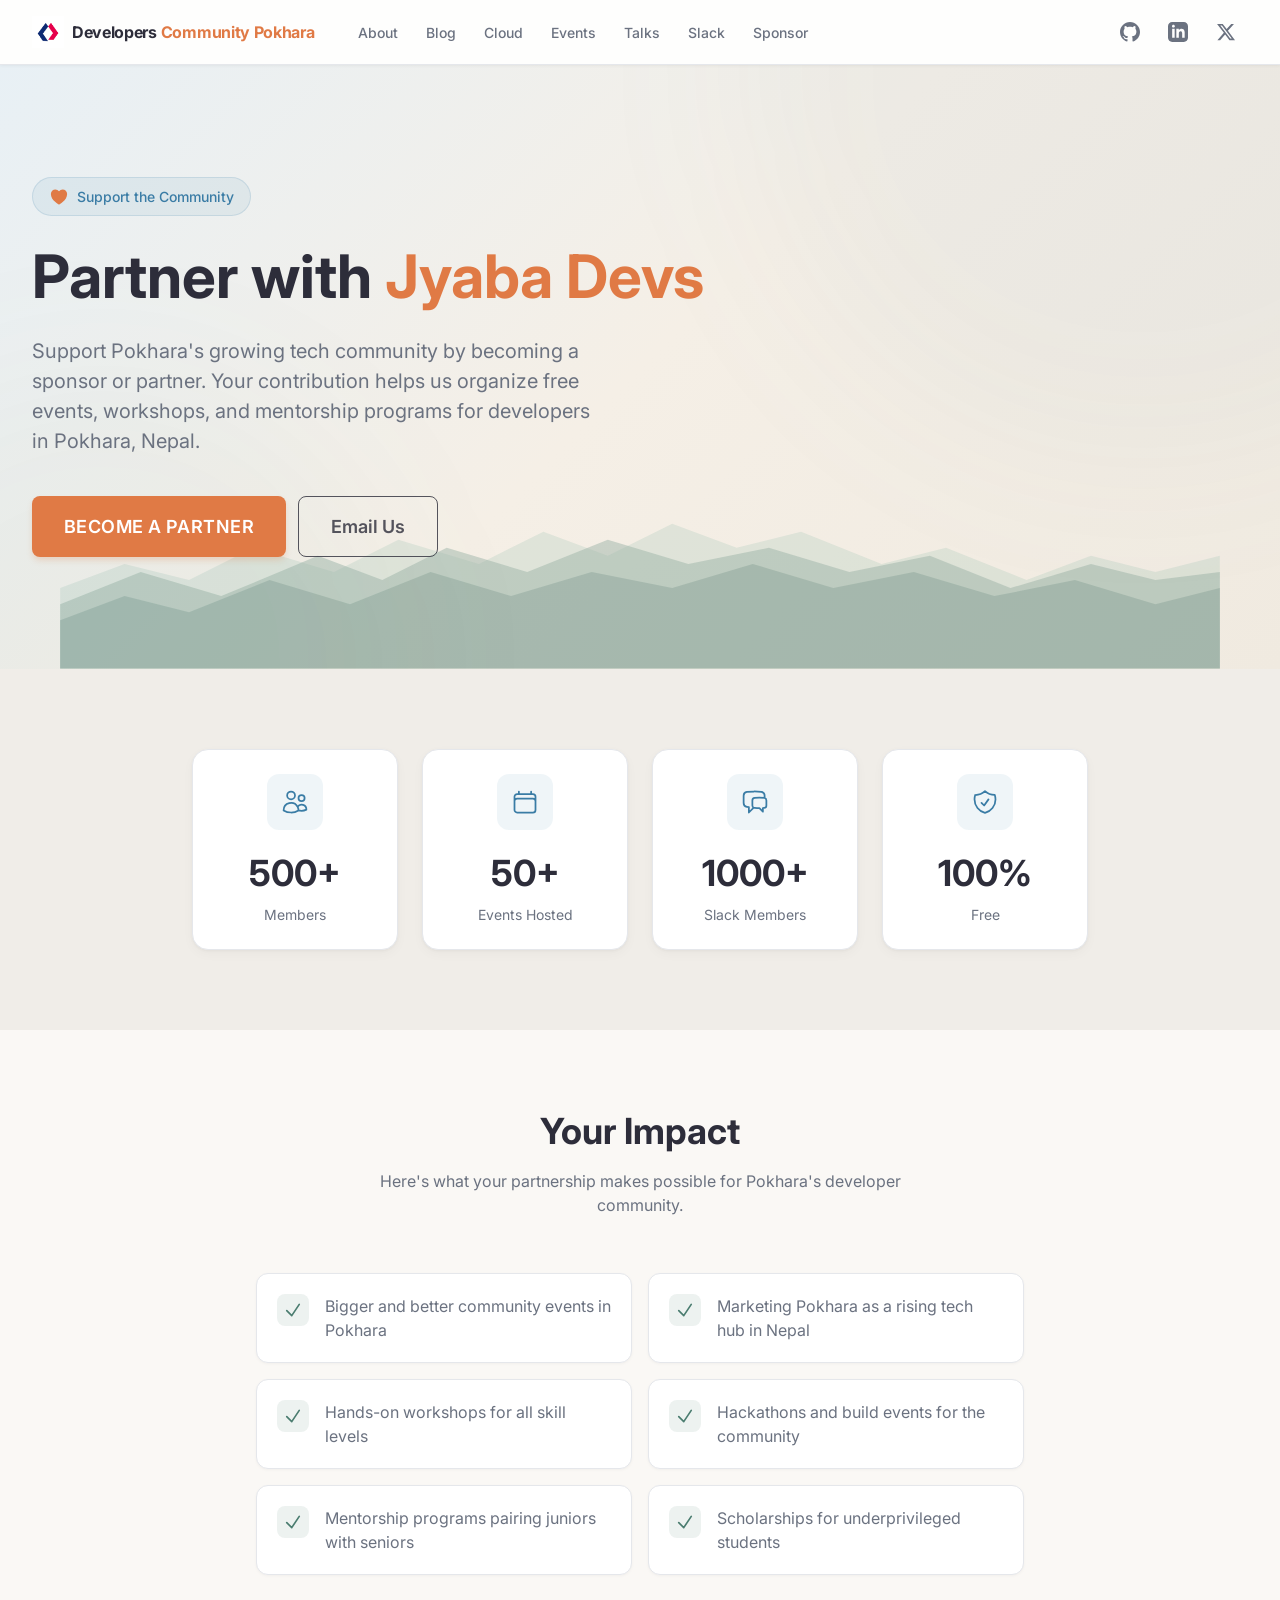
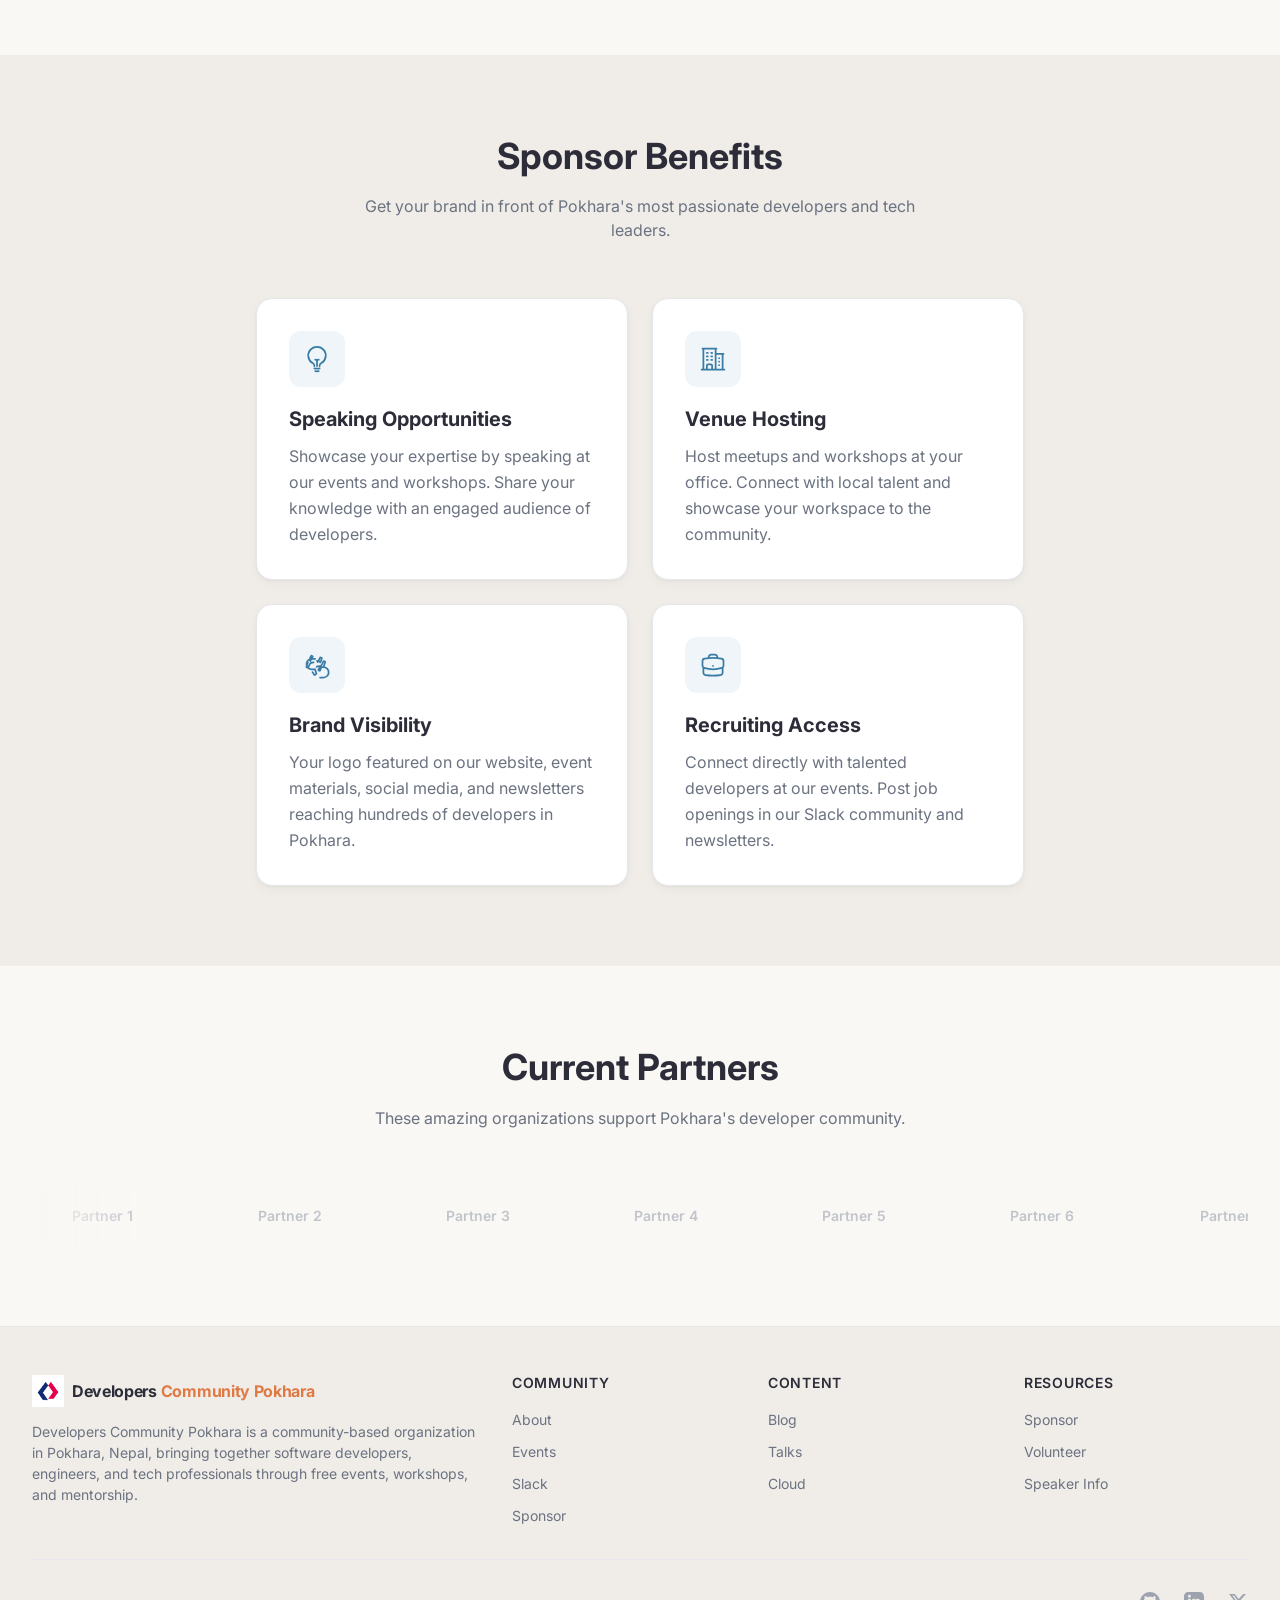
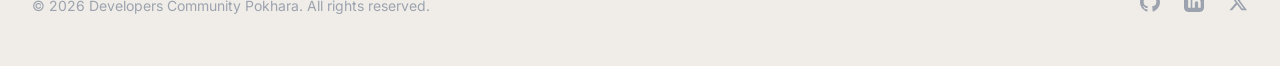
<file: jyaba-devs-site/partnership.html>
<!DOCTYPE html>
<html lang="en">
<head>
<meta charset="utf-8">
<meta name="viewport" content="width=device-width, initial-scale=1, maximum-scale=1">
<title>Partner with Jyaba Devs - Pokhara's Developer Community</title>
<meta name="description" content="Support Pokhara's growing tech community. Become a sponsor or partner of Jyaba Devs and help us build Nepal's next generation of developers.">
<link rel="preconnect" href="https://fonts.googleapis.com">
  <link rel="preconnect" href="https://fonts.gstatic.com" crossorigin>
  <link rel="preconnect" href="https://images.unsplash.com">
  <link href="https://fonts.googleapis.com/css2?family=Inter:wght@400;500;600;700&display=swap" rel="stylesheet">
  <link rel="stylesheet" href="css/style.css">
</head>
<body>

<header class="td-header td-header--sticky">
  <nav class="td-header__nav">
    <div class="td-header__inner">
      <div class="td-header__left">
        <a class="td-header__brand" href="/">
          <span class="td-logo" style="font-size:1rem;gap:0.5em;--logo-text-color:#2D2D3A">
            <span class="td-logo__icon" style="width:32px;height:32px">
              <img src="images/developers community pokhara logo.png" alt="Developers Community Pokhara" style="width:100%;height:100%;object-fit:contain" />
            </span><span class="td-logo__wordmark">
<span class="td-logo__brand">Developers</span>
                <span class="td-logo__devs">Community Pokhara</span>
            </span>
          </span>
        </a>
        <div class="td-header__desktop-links">
          <a class="td-header__link" href="/about.html">About</a>
          <a class="td-header__link" href="/blog.html">Blog</a>
          <a class="td-header__link" href="/cloud-project.html">Cloud</a>
          <a class="td-header__link" href="/events.html">Events</a>
          <a class="td-header__link" href="/talks.html">Talks</a>
          <a class="td-header__link" href="https://slack.com">Slack</a>
          <a class="td-header__link" href="/partnership.html">Sponsor</a>
        </div>
      </div>
      <div class="td-header__right">
        <div class="td-header__actions">
          <a class="td-header__link" href="https://github.com" target="_blank" rel="noopener noreferrer"><svg viewBox="0 0 24 24" fill="currentColor" class="w-5 h-5"><path d="M12 0c-6.626 0-12 5.373-12 12 0 5.302 3.438 9.8 8.207 11.387.599.111.793-.261.793-.577v-2.234c-3.338.726-4.033-1.416-4.033-1.416-.546-1.387-1.333-1.756-1.333-1.756-1.089-.745.083-.729.083-.729 1.205.084 1.839 1.237 1.839 1.237 1.07 1.834 2.807 1.304 3.492.997.107-.775.418-1.305.762-1.604-2.665-.305-5.467-1.334-5.467-5.931 0-1.311.469-2.381 1.236-3.221-.124-.303-.535-1.524.117-3.176 0 0 1.008-.322 3.301 1.23.957-.266 1.983-.399 3.003-.404 1.02.005 2.047.138 3.006.404 2.291-1.552 3.297-1.23 3.297-1.23.653 1.653.242 2.874.118 3.176.77.84 1.235 1.911 1.235 3.221 0 4.609-2.807 5.624-5.479 5.921.43.372.823 1.102.823 2.222v3.293c0 .319.192.694.801.576 4.765-1.589 8.199-6.086 8.199-11.386 0-6.627-5.373-12-12-12z"></path></svg>
          </a>
          <a class="td-header__link" href="https://linkedin.com" target="_blank" rel="noopener noreferrer"><svg viewBox="0 0 24 24" fill="currentColor" class="w-5 h-5"><path d="M19 0h-14c-2.761 0-5 2.239-5 5v14c0 2.761 2.239 5 5 5h14c2.762 0 5-2.239 5-5v-14c0-2.761-2.238-5-5-5zm-11 19h-3v-11h3v11zm-1.5-12.268c-.966 0-1.75-.79-1.75-1.764s.784-1.764 1.75-1.764 1.75.79 1.75 1.764-.783 1.764-1.75 1.764zm13.5 12.268h-3v-5.604c0-3.368-4-3.113-4 0v5.604h-3v-11h3v1.765c1.396-2.586 7-2.777 7 2.476v6.759z"></path></svg>
          </a>
          <a class="td-header__link" href="https://twitter.com" target="_blank" rel="noopener noreferrer"><svg viewBox="0 0 24 24" fill="currentColor" class="w-5 h-5"><path d="M18.244 2.25h3.308l-7.227 8.26 8.502 11.24H16.17l-5.214-6.817L4.99 21.75H1.68l7.73-8.835L1.254 2.25H8.08l4.713 6.231zm-1.161 17.52h1.833L7.084 4.126H5.117z"></path></svg>
          </a>
        </div>
        <button class="td-header__hamburger" aria-label="Toggle menu" aria-expanded="false">
          <svg fill="none" viewBox="0 0 24 24" stroke="currentColor"><path stroke-linecap="round" stroke-linejoin="round" stroke-width="2" d="M4 6h16M4 12h16M4 18h16"></path></svg>
        </button>
      </div>
    </div>
    <div class="td-header__mobile-menu">
      <div class="td-header__mobile-inner">
        <a class="td-header__link" href="/about.html">About</a>
        <a class="td-header__link" href="/blog.html">Blog</a>
        <a class="td-header__link" href="/cloud-project.html">Cloud</a>
        <a class="td-header__link" href="/events.html">Events</a>
        <a class="td-header__link" href="/talks.html">Talks</a>
        <a class="td-header__link" href="https://slack.com">Slack</a>
        <a class="td-header__link" href="/partnership.html">Sponsor</a>
        <a class="td-header__link" href="https://github.com" target="_blank" rel="noopener noreferrer"><svg viewBox="0 0 24 24" fill="currentColor" class="w-5 h-5"><path d="M12 0c-6.626 0-12 5.373-12 12 0 5.302 3.438 9.8 8.207 11.387.599.111.793-.261.793-.577v-2.234c-3.338.726-4.033-1.416-4.033-1.416-.546-1.387-1.333-1.756-1.333-1.756-1.089-.745.083-.729.083-.729 1.205.084 1.839 1.237 1.839 1.237 1.07 1.834 2.807 1.304 3.492.997.107-.775.418-1.305.762-1.604-2.665-.305-5.467-1.334-5.467-5.931 0-1.311.469-2.381 1.236-3.221-.124-.303-.535-1.524.117-3.176 0 0 1.008-.322 3.301 1.23.957-.266 1.983-.399 3.003-.404 1.02.005 2.047.138 3.006.404 2.291-1.552 3.297-1.23 3.297-1.23.653 1.653.242 2.874.118 3.176.77.84 1.235 1.911 1.235 3.221 0 4.609-2.807 5.624-5.479 5.921.43.372.823 1.102.823 2.222v3.293c0 .319.192.694.801.576 4.765-1.589 8.199-6.086 8.199-11.386 0-6.627-5.373-12-12-12z"></path></svg> GitHub</a>
        <a class="td-header__link" href="https://linkedin.com" target="_blank" rel="noopener noreferrer"><svg viewBox="0 0 24 24" fill="currentColor" class="w-5 h-5"><path d="M19 0h-14c-2.761 0-5 2.239-5 5v14c0 2.761 2.239 5 5 5h14c2.762 0 5-2.239 5-5v-14c0-2.761-2.238-5-5-5zm-11 19h-3v-11h3v11zm-1.5-12.268c-.966 0-1.75-.79-1.75-1.764s.784-1.764 1.75-1.764 1.75.79 1.75 1.764-.783 1.764-1.75 1.764zm13.5 12.268h-3v-5.604c0-3.368-4-3.113-4 0v5.604h-3v-11h3v1.765c1.396-2.586 7-2.777 7 2.476v6.759z"></path></svg> LinkedIn</a>
        <a class="td-header__link" href="https://twitter.com" target="_blank" rel="noopener noreferrer"><svg viewBox="0 0 24 24" fill="currentColor" class="w-5 h-5"><path d="M18.244 2.25h3.308l-7.227 8.26 8.502 11.24H16.17l-5.214-6.817L4.99 21.75H1.68l7.73-8.835L1.254 2.25H8.08l4.713 6.231zm-1.161 17.52h1.833L7.084 4.126H5.117z"></path></svg> X</a>
      </div>
    </div>
  </nav>
</header>

<main>

<section class="page-hero">
  <div class="page-hero__bg"></div>
  <div class="page-hero__mountain-art">
    <svg viewBox="0 0 1440 300" preserveAspectRatio="xMidYMax meet" xmlns="http://www.w3.org/2000/svg">
      <path d="M0,300 L0,200 L80,170 L160,190 L240,150 L340,180 L420,140 L520,170 L600,130 L680,160 L760,120 L840,150 L920,130 L1020,170 L1100,150 L1200,190 L1280,160 L1360,180 L1440,160 L1440,300 Z" fill="#8BB8A8" opacity="0.4"/>
      <path d="M0,300 L0,220 L100,180 L200,210 L320,160 L400,190 L480,150 L580,180 L680,140 L780,170 L880,150 L980,180 L1080,160 L1180,200 L1280,170 L1360,190 L1440,180 L1440,300 Z" fill="#4A7C6F" opacity="0.5"/>
      <path d="M0,300 L0,240 L80,210 L160,230 L260,190 L360,220 L460,180 L560,210 L660,180 L760,200 L860,170 L960,200 L1060,180 L1160,210 L1260,190 L1360,220 L1440,200 L1440,300 Z" fill="#3A6C5F" opacity="0.6"/>
    </svg>
  </div>
  <div class="page-hero__glow"></div>
  <div class="page-hero__glow-2"></div>
  <div class="container">
    <div class="page-hero__content">
      <div class="page-hero__pill">
        <svg class="w-5 h-5 text-sunset" fill="currentColor" viewBox="0 0 24 24"><path d="M11.645 20.91l-.007-.003-.022-.012a15.247 15.247 0 01-.383-.218 25.18 25.18 0 01-4.244-3.17C4.688 15.36 2.25 12.174 2.25 8.25 2.25 5.322 4.714 3 7.688 3A5.5 5.5 0 0112 5.052 5.5 5.5 0 0116.313 3c2.973 0 5.437 2.322 5.437 5.25 0 3.925-2.438 7.111-4.739 9.256a25.175 25.175 0 01-4.244 3.17 15.247 15.247 0 01-.383.219l-.022.012-.007.004-.003.001a.752.752 0 01-.704 0l-.003-.001z"/></svg>
        <span class="page-hero__pill-text">Support the Community</span>
      </div>
      <h1 class="page-hero__title">Partner with <span class="text-sunset">Jyaba Devs</span></h1>
      <p class="page-hero__desc">Support Pokhara's growing tech community by becoming a sponsor or partner. Your contribution helps us organize free events, workshops, and mentorship programs for developers in Pokhara, Nepal.</p>
      <div class="hero__actions">
        <a href="#" class="td-button td-button--primary td-button--lg">Become a Partner</a>
        <a href="mailto:sponsor@jyabadevs.com" class="td-button td-button--ghost td-button--lg">Email Us</a>
      </div>
    </div>
  </div>
</section>

<section class="section section--alt">
  <div class="container">
    <div class="stats-grid">
      <div class="stat-card">
        <div class="stat-card__icon">
          <svg fill="none" viewBox="0 0 24 24" stroke-width="1.5" stroke="currentColor"><path stroke-linecap="round" stroke-linejoin="round" d="M15 19.128a9.38 9.38 0 002.625.372 9.337 9.337 0 004.121-.952 4.125 4.125 0 00-7.533-2.493M15 19.128v-.003c0-1.113-.285-2.16-.786-3.07M15 19.128v.106A12.318 12.318 0 018.624 21c-2.331 0-4.512-.645-6.374-1.766l-.001-.109a6.375 6.375 0 0111.964-3.07M12 6.375a3.375 3.375 0 11-6.75 0 3.375 3.375 0 016.75 0zm8.25 2.25a2.625 2.625 0 11-5.25 0 2.625 2.625 0 015.25 0z"/></svg>
        </div>
        <div class="stat-card__number">500+</div>
        <div class="stat-card__label">Members</div>
      </div>
      <div class="stat-card">
        <div class="stat-card__icon">
          <svg fill="none" viewBox="0 0 24 24" stroke-width="1.5" stroke="currentColor"><path stroke-linecap="round" stroke-linejoin="round" d="M6.75 3v2.25M17.25 3v2.25M3 18.75V7.5a2.25 2.25 0 012.25-2.25h13.5A2.25 2.25 0 0121 7.5v11.25m-18 0A2.25 2.25 0 005.25 21h13.5A2.25 2.25 0 0021 18.75m-18 0v-7.5A2.25 2.25 0 015.25 9h13.5A2.25 2.25 0 0121 11.25v7.5"/></svg>
        </div>
        <div class="stat-card__number">50+</div>
        <div class="stat-card__label">Events Hosted</div>
      </div>
      <div class="stat-card">
        <div class="stat-card__icon">
          <svg fill="none" viewBox="0 0 24 24" stroke-width="1.5" stroke="currentColor"><path stroke-linecap="round" stroke-linejoin="round" d="M20.25 8.511c.884.284 1.5 1.128 1.5 2.097v4.286c0 1.136-.847 2.1-1.98 2.193-.34.027-.68.052-1.02.072v3.091l-3-3c-1.354 0-2.694-.055-4.02-.163a2.115 2.115 0 01-.825-.242m9.345-8.334a2.126 2.126 0 00-.476-.095 48.64 48.64 0 00-8.048 0c-1.131.094-1.976 1.057-1.976 2.192v4.286c0 .837.46 1.58 1.155 1.951m9.345-8.334V6.637c0-1.621-1.152-3.026-2.76-3.235A48.455 48.455 0 0011.25 3c-2.115 0-4.198.137-6.24.402-1.608.209-2.76 1.614-2.76 3.235v6.226c0 1.621 1.152 3.026 2.76 3.235.577.075 1.157.14 1.74.194V21l4.155-4.155"/></svg>
        </div>
        <div class="stat-card__number">1000+</div>
        <div class="stat-card__label">Slack Members</div>
      </div>
      <div class="stat-card">
        <div class="stat-card__icon">
          <svg fill="none" viewBox="0 0 24 24" stroke-width="1.5" stroke="currentColor"><path stroke-linecap="round" stroke-linejoin="round" d="M9 12.75L11.25 15 15 9.75m-3-7.036A11.959 11.959 0 013.598 6 11.99 11.99 0 003 9.749c0 5.592 3.824 10.29 9 11.623 5.176-1.332 9-6.03 9-11.622 0-1.31-.21-2.571-.598-3.751h-.152c-3.196 0-6.1-1.248-8.25-3.285z"/></svg>
        </div>
        <div class="stat-card__number">100%</div>
        <div class="stat-card__label">Free</div>
      </div>
    </div>
  </div>
</section>

<section class="section">
  <div class="container">
    <div class="section__header text-center">
      <h2 class="section__title">Your Impact</h2>
      <p class="section__subtitle">Here's what your partnership makes possible for Pokhara's developer community.</p>
    </div>
    <div class="values-grid" style="grid-template-columns: repeat(2, 1fr);">
      <div class="value-card">
        <div class="value-card__check">
          <svg fill="none" viewBox="0 0 24 24" stroke-width="2" stroke="currentColor"><path stroke-linecap="round" stroke-linejoin="round" d="m4.5 12.75 6 6 9-13.5"/></svg>
        </div>
        <div class="value-card__text">Bigger and better community events in Pokhara</div>
      </div>
      <div class="value-card">
        <div class="value-card__check">
          <svg fill="none" viewBox="0 0 24 24" stroke-width="2" stroke="currentColor"><path stroke-linecap="round" stroke-linejoin="round" d="m4.5 12.75 6 6 9-13.5"/></svg>
        </div>
        <div class="value-card__text">Marketing Pokhara as a rising tech hub in Nepal</div>
      </div>
      <div class="value-card">
        <div class="value-card__check">
          <svg fill="none" viewBox="0 0 24 24" stroke-width="2" stroke="currentColor"><path stroke-linecap="round" stroke-linejoin="round" d="m4.5 12.75 6 6 9-13.5"/></svg>
        </div>
        <div class="value-card__text">Hands-on workshops for all skill levels</div>
      </div>
      <div class="value-card">
        <div class="value-card__check">
          <svg fill="none" viewBox="0 0 24 24" stroke-width="2" stroke="currentColor"><path stroke-linecap="round" stroke-linejoin="round" d="m4.5 12.75 6 6 9-13.5"/></svg>
        </div>
        <div class="value-card__text">Hackathons and build events for the community</div>
      </div>
      <div class="value-card">
        <div class="value-card__check">
          <svg fill="none" viewBox="0 0 24 24" stroke-width="2" stroke="currentColor"><path stroke-linecap="round" stroke-linejoin="round" d="m4.5 12.75 6 6 9-13.5"/></svg>
        </div>
        <div class="value-card__text">Mentorship programs pairing juniors with seniors</div>
      </div>
      <div class="value-card">
        <div class="value-card__check">
          <svg fill="none" viewBox="0 0 24 24" stroke-width="2" stroke="currentColor"><path stroke-linecap="round" stroke-linejoin="round" d="m4.5 12.75 6 6 9-13.5"/></svg>
        </div>
        <div class="value-card__text">Scholarships for underprivileged students</div>
      </div>
    </div>
  </div>
</section>

<section class="section section--alt">
  <div class="container">
    <div class="section__header text-center">
      <h2 class="section__title">Sponsor Benefits</h2>
      <p class="section__subtitle">Get your brand in front of Pokhara's most passionate developers and tech leaders.</p>
    </div>
    <div class="benefits-grid">
      <div class="benefit-card">
        <div class="benefit-card__icon">
          <svg fill="none" viewBox="0 0 24 24" stroke-width="1.5" stroke="currentColor"><path stroke-linecap="round" stroke-linejoin="round" d="M12 18v-5.25m0 0a6.01 6.01 0 001.5-.189m-1.5.189a6.01 6.01 0 01-1.5-.189m3.75 7.478a12.06 12.06 0 01-4.5 0m3.75 2.383a14.406 14.406 0 01-3 0M14.25 18v-.192c0-.983.658-1.823 1.508-2.316a7.5 7.5 0 10-7.517 0c.85.493 1.509 1.333 1.509 2.316V18"/></svg>
        </div>
        <h3 class="benefit-card__title">Speaking Opportunities</h3>
        <p class="benefit-card__text">Showcase your expertise by speaking at our events and workshops. Share your knowledge with an engaged audience of developers.</p>
      </div>
      <div class="benefit-card">
        <div class="benefit-card__icon">
          <svg fill="none" viewBox="0 0 24 24" stroke-width="1.5" stroke="currentColor"><path stroke-linecap="round" stroke-linejoin="round" d="M2.25 21h19.5m-18-18v18m10.5-18v18m6-13.5V21M6.75 6.75h.75m-.75 3h.75m-.75 3h.75m3-6h.75m-.75 3h.75m-.75 3h.75M6.75 21v-3.375c0-.621.504-1.125 1.125-1.125h2.25c.621 0 1.125.504 1.125 1.125V21M3 3h12m-.75 4.5H21m-3.75 3.75h.008v.008h-.008v-.008zm0 3h.008v.008h-.008v-.008zm0 3h.008v.008h-.008v-.008z"/></svg>
        </div>
        <h3 class="benefit-card__title">Venue Hosting</h3>
        <p class="benefit-card__text">Host meetups and workshops at your office. Connect with local talent and showcase your workspace to the community.</p>
      </div>
      <div class="benefit-card">
        <div class="benefit-card__icon">
          <svg fill="none" viewBox="0 0 24 24" stroke-width="1.5" stroke="currentColor"><path stroke-linecap="round" stroke-linejoin="round" d="M10.34 15.84c-.688-.06-1.386-.09-2.09-.09H7.5a4.5 4.5 0 110-9h.75c.704 0 1.402-.03 2.09-.09m0 9.18c.253.962.584 1.892.985 2.783.247.55.06 1.21-.463 1.511l-.657.38a.496.496 0 01-.672-.282 12.104 12.104 0 00-1.441-2.18m6.576-4.392c.688.06 1.386.09 2.09.09h.75a4.5 4.5 0 110 9h-.75c-.704 0-1.402.03-2.09.09m0-9.18a12.109 12.109 0 01-1.44 2.18.496.496 0 00.116.682l.657.38a.497.497 0 00.672-.283 12.06 12.06 0 00.985-2.783m-3.144-4.39a11.956 11.956 0 001.934-3.517.496.496 0 01.596-.38l.647.128a.493.493 0 01.406.572 12.11 12.11 0 01-1.262 3.517m-3.144 3.89A11.957 11.957 0 0012 13.28c.285 0 .569-.01.852-.025m0 0a11.945 11.945 0 012.55-.597m0 0a12.09 12.09 0 001.934-3.517.495.495 0 01.596-.38l.647.128a.493.493 0 01.406.572 12.112 12.112 0 01-1.262 3.517m-3.144-3.89a12.112 12.112 0 00-2.55-.597M9.09 9.75a11.957 11.957 0 00-2.55.597m0 0A12.09 12.09 0 004.606 13.87a.497.497 0 01-.597.38l-.647-.128a.493.493 0 01-.406-.572 12.11 12.11 0 011.262-3.517m2.067-1.356a12.109 12.109 0 011.934-3.517.497.497 0 00-.117-.682l-.657-.38a.497.497 0 00-.672.283 12.063 12.063 0 00-.985 2.783"/></svg>
        </div>
        <h3 class="benefit-card__title">Brand Visibility</h3>
        <p class="benefit-card__text">Your logo featured on our website, event materials, social media, and newsletters reaching hundreds of developers in Pokhara.</p>
      </div>
      <div class="benefit-card">
        <div class="benefit-card__icon">
          <svg fill="none" viewBox="0 0 24 24" stroke-width="1.5" stroke="currentColor"><path stroke-linecap="round" stroke-linejoin="round" d="M20.25 14.15v4.25c0 1.094-.787 2.036-1.872 2.18-2.087.277-4.216.42-6.378.42s-4.291-.143-6.378-.42c-1.085-.144-1.872-1.086-1.872-2.18v-4.25m16.5 0a2.18 2.18 0 00.75-1.661V8.706c0-1.081-.768-2.015-1.837-2.175a48.114 48.114 0 00-3.413-.387m4.5 8.006c-.194.165-.42.295-.673.38A23.978 23.978 0 0112 15.75c-2.648 0-5.195-.429-7.577-1.22a2.016 2.016 0 01-.673-.38m0 0A2.18 2.18 0 013 12.489V8.706c0-1.081.768-2.015 1.837-2.175a48.111 48.111 0 013.413-.387m7.5 0V5.25A2.25 2.25 0 0013.5 3h-3a2.25 2.25 0 00-2.25 2.25v.894m7.5 0a48.667 48.667 0 00-7.5 0M12 12.75h.008v.008H12v-.008z"/></svg>
        </div>
        <h3 class="benefit-card__title">Recruiting Access</h3>
        <p class="benefit-card__text">Connect directly with talented developers at our events. Post job openings in our Slack community and newsletters.</p>
      </div>
    </div>
  </div>
</section>

<section class="section">
  <div class="container">
    <div class="section__header text-center">
      <h2 class="section__title">Current Partners</h2>
      <p class="section__subtitle">These amazing organizations support Pokhara's developer community.</p>
    </div>
    <div class="td-logo-marquee td-logo-marquee--pause-on-hover" style="--marquee-speed: 40s; --marquee-gap: 3rem;">
      <div class="td-logo-marquee__wrapper">
        <div class="td-logo-marquee__track">
          <div class="td-logo-marquee__item">
            <div class="td-logo-marquee__logo" style="width: 140px; height: 60px; background: var(--bg); border-radius: 0.75rem; display: flex; align-items: center; justify-content: center; color: var(--text-muted); font-weight: 600; font-size: 0.875rem;">Partner 1</div>
          </div>
          <div class="td-logo-marquee__item">
            <div class="td-logo-marquee__logo" style="width: 140px; height: 60px; background: var(--bg); border-radius: 0.75rem; display: flex; align-items: center; justify-content: center; color: var(--text-muted); font-weight: 600; font-size: 0.875rem;">Partner 2</div>
          </div>
          <div class="td-logo-marquee__item">
            <div class="td-logo-marquee__logo" style="width: 140px; height: 60px; background: var(--bg); border-radius: 0.75rem; display: flex; align-items: center; justify-content: center; color: var(--text-muted); font-weight: 600; font-size: 0.875rem;">Partner 3</div>
          </div>
          <div class="td-logo-marquee__item">
            <div class="td-logo-marquee__logo" style="width: 140px; height: 60px; background: var(--bg); border-radius: 0.75rem; display: flex; align-items: center; justify-content: center; color: var(--text-muted); font-weight: 600; font-size: 0.875rem;">Partner 4</div>
          </div>
          <div class="td-logo-marquee__item">
            <div class="td-logo-marquee__logo" style="width: 140px; height: 60px; background: var(--bg); border-radius: 0.75rem; display: flex; align-items: center; justify-content: center; color: var(--text-muted); font-weight: 600; font-size: 0.875rem;">Partner 5</div>
          </div>
          <div class="td-logo-marquee__item">
            <div class="td-logo-marquee__logo" style="width: 140px; height: 60px; background: var(--bg); border-radius: 0.75rem; display: flex; align-items: center; justify-content: center; color: var(--text-muted); font-weight: 600; font-size: 0.875rem;">Partner 6</div>
          </div>
        </div>
        <div class="td-logo-marquee__track">
          <div class="td-logo-marquee__item">
            <div class="td-logo-marquee__logo" style="width: 140px; height: 60px; background: var(--bg); border-radius: 0.75rem; display: flex; align-items: center; justify-content: center; color: var(--text-muted); font-weight: 600; font-size: 0.875rem;">Partner 1</div>
          </div>
          <div class="td-logo-marquee__item">
            <div class="td-logo-marquee__logo" style="width: 140px; height: 60px; background: var(--bg); border-radius: 0.75rem; display: flex; align-items: center; justify-content: center; color: var(--text-muted); font-weight: 600; font-size: 0.875rem;">Partner 2</div>
          </div>
          <div class="td-logo-marquee__item">
            <div class="td-logo-marquee__logo" style="width: 140px; height: 60px; background: var(--bg); border-radius: 0.75rem; display: flex; align-items: center; justify-content: center; color: var(--text-muted); font-weight: 600; font-size: 0.875rem;">Partner 3</div>
          </div>
          <div class="td-logo-marquee__item">
            <div class="td-logo-marquee__logo" style="width: 140px; height: 60px; background: var(--bg); border-radius: 0.75rem; display: flex; align-items: center; justify-content: center; color: var(--text-muted); font-weight: 600; font-size: 0.875rem;">Partner 4</div>
          </div>
          <div class="td-logo-marquee__item">
            <div class="td-logo-marquee__logo" style="width: 140px; height: 60px; background: var(--bg); border-radius: 0.75rem; display: flex; align-items: center; justify-content: center; color: var(--text-muted); font-weight: 600; font-size: 0.875rem;">Partner 5</div>
          </div>
          <div class="td-logo-marquee__item">
            <div class="td-logo-marquee__logo" style="width: 140px; height: 60px; background: var(--bg); border-radius: 0.75rem; display: flex; align-items: center; justify-content: center; color: var(--text-muted); font-weight: 600; font-size: 0.875rem;">Partner 6</div>
          </div>
        </div>
      </div>
    </div>
  </div>
</section>

</main>

<!-- ===== FOOTER ===== -->
<footer class="td-footer">
  <div class="td-footer__container">
    <div class="td-footer__grid">
      <div>
        <span class="td-logo" style="font-size:1rem;gap:0.5em;--logo-text-color:#2D2D3A">
          <span class="td-logo__icon" style="width:32px;height:32px">
            <img src="images/developers community pokhara logo.png" alt="Developers Community Pokhara" style="width:100%;height:100%;object-fit:contain" />
          </span>
          <span class="td-logo__wordmark">
<span class="td-logo__brand">Developers</span>
              <span class="td-logo__devs">Community Pokhara</span>
          </span>
        </span>
        <p class="td-footer__description">
          Developers Community Pokhara is a community-based organization in Pokhara, Nepal, bringing together software developers, engineers, and tech professionals through free events, workshops, and mentorship.
        </p>
      </div>
      <div class="td-footer__link-group">
        <h3>Community</h3>
        <ul>
          <li><a href="/about.html">About</a></li>
          <li><a href="/events.html">Events</a></li>
          <li><a href="https://slack.com" target="_blank" rel="noopener noreferrer">Slack</a></li>
          <li><a href="/partnership.html">Sponsor</a></li>
        </ul>
      </div>
      <div class="td-footer__link-group">
        <h3>Content</h3>
        <ul>
          <li><a href="/blog.html">Blog</a></li>
          <li><a href="/talks.html">Talks</a></li>
          <li><a href="/cloud-project.html">Cloud</a></li>
        </ul>
      </div>
      <div class="td-footer__link-group">
        <h3>Resources</h3>
        <ul>
          <li><a href="/partnership.html">Sponsor</a></li>
          <li><a href="/about.html">Volunteer</a></li>
          <li><a href="/talks.html">Speaker Info</a></li>
        </ul>
      </div>
    </div>
    <div class="td-footer__bottom">
      <p class="td-footer__copyright">&copy; 2026 Developers Community Pokhara. All rights reserved.</p>
      <div class="td-footer__socials">
        <a class="td-footer__social-link" href="https://github.com" target="_blank" rel="noopener noreferrer" aria-label="GitHub">
          <svg viewBox="0 0 24 24" fill="currentColor"><path d="M12 0c-6.626 0-12 5.373-12 12 0 5.302 3.438 9.8 8.207 11.387.599.111.793-.261.793-.577v-2.234c-3.338.726-4.033-1.416-4.033-1.416-.546-1.387-1.333-1.756-1.333-1.756-1.089-.745.083-.729.083-.729 1.205.084 1.839 1.237 1.839 1.237 1.07 1.834 2.807 1.304 3.492.997.107-.775.418-1.305.762-1.604-2.665-.305-5.467-1.334-5.467-5.931 0-1.311.469-2.381 1.236-3.221-.124-.303-.535-1.524.117-3.176 0 0 1.008-.322 3.301 1.23.957-.266 1.983-.399 3.003-.404 1.02.005 2.047.138 3.006.404 2.291-1.552 3.297-1.23 3.297-1.23.653 1.653.242 2.874.118 3.176.77.84 1.235 1.911 1.235 3.221 0 4.609-2.807 5.624-5.479 5.921.43.372.823 1.102.823 2.222v3.293c0 .319.192.694.801.576 4.765-1.589 8.199-6.086 8.199-11.386 0-6.627-5.373-12-12-12z"></path></svg>
        </a>
        <a class="td-footer__social-link" href="https://linkedin.com" target="_blank" rel="noopener noreferrer" aria-label="LinkedIn">
          <svg viewBox="0 0 24 24" fill="currentColor"><path d="M19 0h-14c-2.761 0-5 2.239-5 5v14c0 2.761 2.239 5 5 5h14c2.762 0 5-2.239 5-5v-14c0-2.761-2.238-5-5-5zm-11 19h-3v-11h3v11zm-1.5-12.268c-.966 0-1.75-.79-1.75-1.764s.784-1.764 1.75-1.764 1.75.79 1.75 1.764-.783 1.764-1.75 1.764zm13.5 12.268h-3v-5.604c0-3.368-4-3.113-4 0v5.604h-3v-11h3v1.765c1.396-2.586 7-2.777 7 2.476v6.759z"></path></svg>
        </a>
        <a class="td-footer__social-link" href="https://twitter.com" target="_blank" rel="noopener noreferrer" aria-label="Twitter">
          <svg viewBox="0 0 24 24" fill="currentColor"><path d="M18.244 2.25h3.308l-7.227 8.26 8.502 11.24H16.17l-5.214-6.817L4.99 21.75H1.68l7.73-8.835L1.254 2.25H8.08l4.713 6.231zm-1.161 17.52h1.833L7.084 4.126H5.117z"></path></svg>
        </a>
      </div>
    </div>
  </div>
</footer>

<script>
    document.querySelector('.td-header__hamburger')?.addEventListener('click', function() {
      const menu = document.querySelector('.td-header__mobile-menu');
      const expanded = this.getAttribute('aria-expanded') === 'true';
      this.setAttribute('aria-expanded', !expanded);
      menu.classList.toggle('td-header__mobile-menu--open');
    });
  </script>

</body>
</html>
</file>
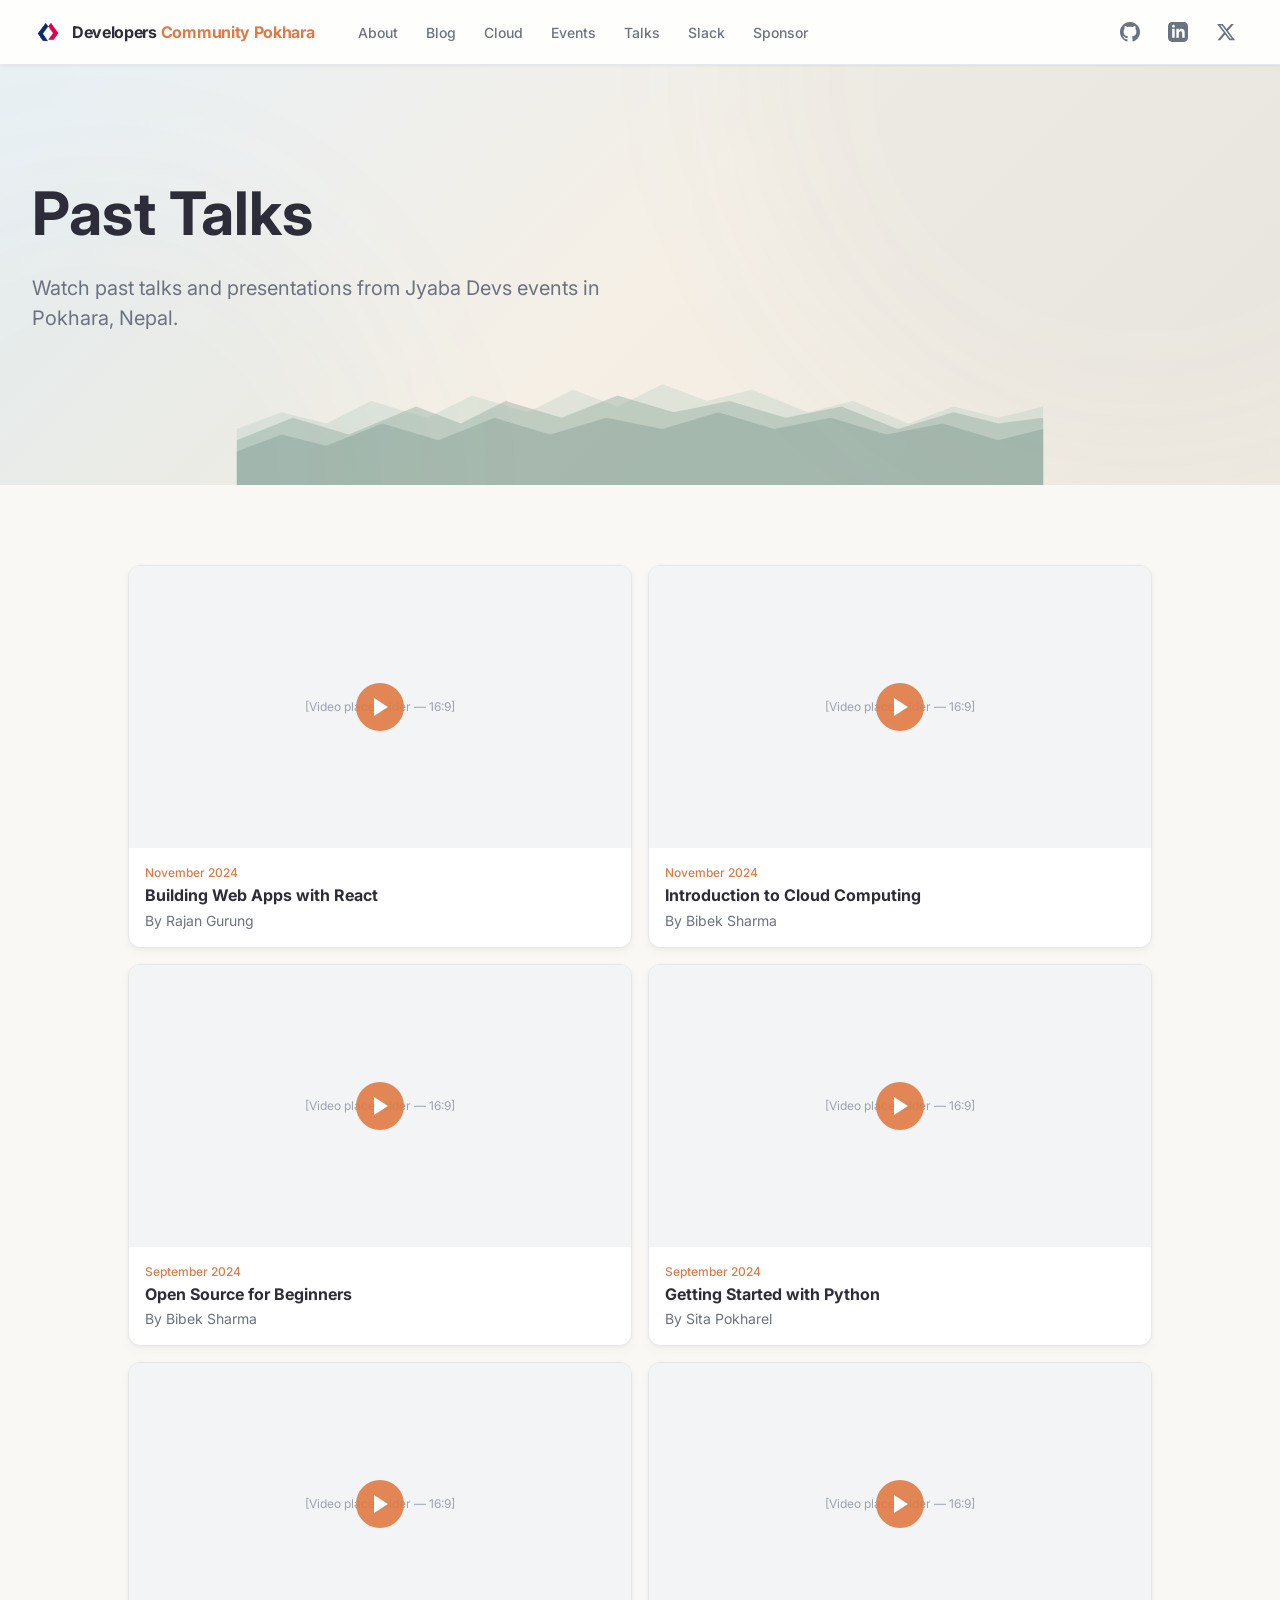
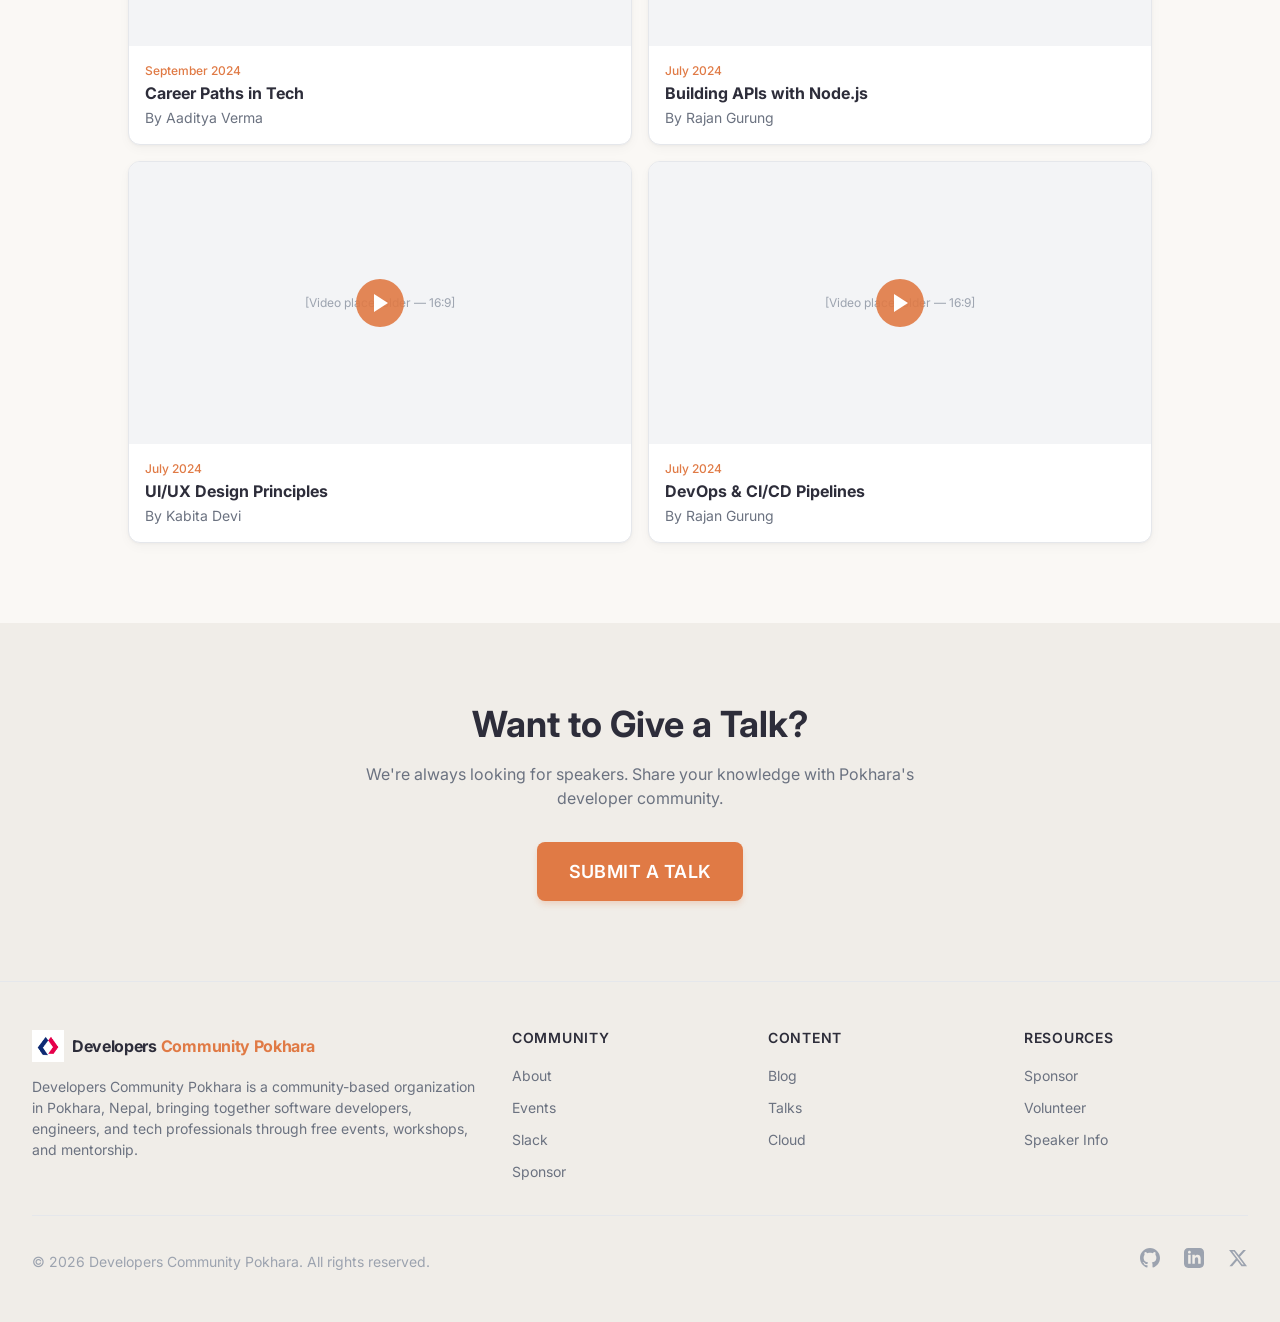
<file: jyaba-devs-site/talks.html>
<!DOCTYPE html>
<html lang="en">
<head>
  <meta charset="UTF-8">
  <meta name="viewport" content="width=device-width, initial-scale=1.0">
  <title>Past Talks - Jyaba Devs | Pokhara's Developer Community</title>
  <meta name="description" content="Watch past talks and presentations from Jyaba Devs events in Pokhara, Nepal.">
  <link rel="preconnect" href="https://fonts.googleapis.com">
  <link rel="preconnect" href="https://fonts.gstatic.com" crossorigin>
  <link rel="preconnect" href="https://images.unsplash.com">
  <link href="https://fonts.googleapis.com/css2?family=Inter:wght@400;500;600;700&display=swap" rel="stylesheet">
  <link rel="stylesheet" href="css/style.css">
</head>
<body>

  <!-- ===== HEADER ===== -->
  <header class="td-header td-header--sticky">
    <nav class="td-header__nav" aria-label="Main navigation">
      <div class="td-header__inner">
        <div class="td-header__left">
          <a class="td-header__brand" href="/">
            <span class="td-logo" style="font-size:1rem;gap:0.5em;--logo-text-color:#2D2D3A">
              <span class="td-logo__icon" style="width:32px;height:32px">
                <img src="images/developers community pokhara logo.png" alt="Developers Community Pokhara" style="width:100%;height:100%;object-fit:contain" />
              </span>
              <span class="td-logo__wordmark">
                <span class="td-logo__brand">Developers</span>
                <span class="td-logo__devs">Community Pokhara</span>
              </span>
            </span>
          </a>
          <div class="td-header__desktop-links">
            <a class="td-header__link" href="/about.html">About</a>
            <a class="td-header__link" href="/blog.html">Blog</a>
            <a class="td-header__link" href="/cloud-project.html">Cloud</a>
            <a class="td-header__link" href="/events.html">Events</a>
            <a class="td-header__link" href="/talks.html">Talks</a>
            <a class="td-header__link" href="https://slack.com" target="_blank" rel="noopener noreferrer">Slack</a>
            <a class="td-header__link" href="/partnership.html">Sponsor</a>
          </div>
        </div>
        <div class="td-header__right">
          <div class="td-header__actions">
            <a class="td-header__link" href="https://github.com" target="_blank" rel="noopener noreferrer">
              <svg viewBox="0 0 24 24" fill="currentColor" class="w-5 h-5"><path d="M12 0c-6.626 0-12 5.373-12 12 0 5.302 3.438 9.8 8.207 11.387.599.111.793-.261.793-.577v-2.234c-3.338.726-4.033-1.416-4.033-1.416-.546-1.387-1.333-1.756-1.333-1.756-1.089-.745.083-.729.083-.729 1.205.084 1.839 1.237 1.839 1.237 1.07 1.834 2.807 1.304 3.492.997.107-.775.418-1.305.762-1.604-2.665-.305-5.467-1.334-5.467-5.931 0-1.311.469-2.381 1.236-3.221-.124-.303-.535-1.524.117-3.176 0 0 1.008-.322 3.301 1.23.957-.266 1.983-.399 3.003-.404 1.02.005 2.047.138 3.006.404 2.291-1.552 3.297-1.23 3.297-1.23.653 1.653.242 2.874.118 3.176.77.84 1.235 1.911 1.235 3.221 0 4.609-2.807 5.624-5.479 5.921.43.372.823 1.102.823 2.222v3.293c0 .319.192.694.801.576 4.765-1.589 8.199-6.086 8.199-11.386 0-6.627-5.373-12-12-12z"></path></svg>
            </a>
            <a class="td-header__link" href="https://linkedin.com" target="_blank" rel="noopener noreferrer">
              <svg viewBox="0 0 24 24" fill="currentColor" class="w-5 h-5"><path d="M19 0h-14c-2.761 0-5 2.239-5 5v14c0 2.761 2.239 5 5 5h14c2.762 0 5-2.239 5-5v-14c0-2.761-2.238-5-5-5zm-11 19h-3v-11h3v11zm-1.5-12.268c-.966 0-1.75-.79-1.75-1.764s.784-1.764 1.75-1.764 1.75.79 1.75 1.764-.783 1.764-1.75 1.764zm13.5 12.268h-3v-5.604c0-3.368-4-3.113-4 0v5.604h-3v-11h3v1.765c1.396-2.586 7-2.777 7 2.476v6.759z"></path></svg>
            </a>
            <a class="td-header__link" href="https://twitter.com" target="_blank" rel="noopener noreferrer">
              <svg viewBox="0 0 24 24" fill="currentColor" class="w-5 h-5"><path d="M18.244 2.25h3.308l-7.227 8.26 8.502 11.24H16.17l-5.214-6.817L4.99 21.75H1.68l7.73-8.835L1.254 2.25H8.08l4.713 6.231zm-1.161 17.52h1.833L7.084 4.126H5.117z"></path></svg>
            </a>
          </div>
          <button class="td-header__hamburger" aria-label="Toggle menu" aria-expanded="false">
            <svg fill="none" viewBox="0 0 24 24" stroke="currentColor"><path stroke-linecap="round" stroke-linejoin="round" stroke-width="2" d="M4 6h16M4 12h16M4 18h16"></path></svg>
          </button>
        </div>
      </div>
      <div class="td-header__mobile-menu">
        <div class="td-header__mobile-inner">
          <a class="td-header__link" href="/about.html">About</a>
          <a class="td-header__link" href="/blog.html">Blog</a>
          <a class="td-header__link" href="/cloud-project.html">Cloud</a>
          <a class="td-header__link" href="/events.html">Events</a>
          <a class="td-header__link" href="/talks.html">Talks</a>
          <a class="td-header__link" href="https://slack.com" target="_blank" rel="noopener noreferrer">Slack</a>
          <a class="td-header__link" href="/partnership.html">Sponsor</a>
          <a class="td-header__link" href="https://github.com" target="_blank" rel="noopener noreferrer">
            <svg viewBox="0 0 24 24" fill="currentColor" class="w-5 h-5"><path d="M12 0c-6.626 0-12 5.373-12 12 0 5.302 3.438 9.8 8.207 11.387.599.111.793-.261.793-.577v-2.234c-3.338.726-4.033-1.416-4.033-1.416-.546-1.387-1.333-1.756-1.333-1.756-1.089-.745.083-.729.083-.729 1.205.084 1.839 1.237 1.839 1.237 1.07 1.834 2.807 1.304 3.492.997.107-.775.418-1.305.762-1.604-2.665-.305-5.467-1.334-5.467-5.931 0-1.311.469-2.381 1.236-3.221-.124-.303-.535-1.524.117-3.176 0 0 1.008-.322 3.301 1.23.957-.266 1.983-.399 3.003-.404 1.02.005 2.047.138 3.006.404 2.291-1.552 3.297-1.23 3.297-1.23.653 1.653.242 2.874.118 3.176.77.84 1.235 1.911 1.235 3.221 0 4.609-2.807 5.624-5.479 5.921.43.372.823 1.102.823 2.222v3.293c0 .319.192.694.801.576 4.765-1.589 8.199-6.086 8.199-11.386 0-6.627-5.373-12-12-12z"></path></svg>
          </a>
          <a class="td-header__link" href="https://linkedin.com" target="_blank" rel="noopener noreferrer">
            <svg viewBox="0 0 24 24" fill="currentColor" class="w-5 h-5"><path d="M19 0h-14c-2.761 0-5 2.239-5 5v14c0 2.761 2.239 5 5 5h14c2.762 0 5-2.239 5-5v-14c0-2.761-2.238-5-5-5zm-11 19h-3v-11h3v11zm-1.5-12.268c-.966 0-1.75-.79-1.75-1.764s.784-1.764 1.75-1.764 1.75.79 1.75 1.764-.783 1.764-1.75 1.764zm13.5 12.268h-3v-5.604c0-3.368-4-3.113-4 0v5.604h-3v-11h3v1.765c1.396-2.586 7-2.777 7 2.476v6.759z"></path></svg>
          </a>
          <a class="td-header__link" href="https://twitter.com" target="_blank" rel="noopener noreferrer">
            <svg viewBox="0 0 24 24" fill="currentColor" class="w-5 h-5"><path d="M18.244 2.25h3.308l-7.227 8.26 8.502 11.24H16.17l-5.214-6.817L4.99 21.75H1.68l7.73-8.835L1.254 2.25H8.08l4.713 6.231zm-1.161 17.52h1.833L7.084 4.126H5.117z"></path></svg>
          </a>
        </div>
      </div>
    </nav>
  </header>

  <!-- ===== PAGE HERO ===== -->
  <section class="page-hero">
    <div class="page-hero__bg"></div>
    <div class="page-hero__mountain-art">
      <svg viewBox="0 0 1440 300" preserveAspectRatio="xMidYMax meet" xmlns="http://www.w3.org/2000/svg">
        <path d="M0,300 L0,200 L80,170 L160,190 L240,150 L340,180 L420,140 L520,170 L600,130 L680,160 L760,120 L840,150 L920,130 L1020,170 L1100,150 L1200,190 L1280,160 L1360,180 L1440,160 L1440,300 Z" fill="#8BB8A8" opacity="0.4"/>
        <path d="M0,300 L0,220 L100,180 L200,210 L320,160 L400,190 L480,150 L580,180 L680,140 L780,170 L880,150 L980,180 L1080,160 L1180,200 L1280,170 L1360,190 L1440,180 L1440,300 Z" fill="#4A7C6F" opacity="0.5"/>
        <path d="M0,300 L0,240 L80,210 L160,230 L260,190 L360,220 L460,180 L560,210 L660,180 L760,200 L860,170 L960,200 L1060,180 L1160,210 L1260,190 L1360,220 L1440,200 L1440,300 Z" fill="#3A6C5F" opacity="0.6"/>
      </svg>
    </div>
    <div class="page-hero__glow"></div>
    <div class="page-hero__glow-2"></div>
    <div class="container">
      <div class="page-hero__content">
        <h1 class="page-hero__title">Past Talks</h1>
        <p class="page-hero__desc">Watch past talks and presentations from Jyaba Devs events in Pokhara, Nepal.</p>
      </div>
    </div>
  </section>

  <!-- ===== TALKS GRID ===== -->
  <section class="section">
    <div class="container">
      <div class="talks-grid" style="max-width: 64rem; margin: 0 auto;">

        <a href="#" class="talk-card">
          <div class="talk-card__image">
            [Video placeholder — 16:9]
            <div class="talk-card__play">
              <svg viewBox="0 0 24 24" fill="currentColor"><polygon points="5 3 19 12 5 21 5 3"/></svg>
            </div>
          </div>
          <div class="talk-card__body">
            <div class="talk-card__date">November 2024</div>
            <h3 class="talk-card__title">Building Web Apps with React</h3>
            <p class="talk-card__speaker">By Rajan Gurung</p>
          </div>
        </a>

        <a href="#" class="talk-card">
          <div class="talk-card__image">
            [Video placeholder — 16:9]
            <div class="talk-card__play">
              <svg viewBox="0 0 24 24" fill="currentColor"><polygon points="5 3 19 12 5 21 5 3"/></svg>
            </div>
          </div>
          <div class="talk-card__body">
            <div class="talk-card__date">November 2024</div>
            <h3 class="talk-card__title">Introduction to Cloud Computing</h3>
            <p class="talk-card__speaker">By Bibek Sharma</p>
          </div>
        </a>

        <a href="#" class="talk-card">
          <div class="talk-card__image">
            [Video placeholder — 16:9]
            <div class="talk-card__play">
              <svg viewBox="0 0 24 24" fill="currentColor"><polygon points="5 3 19 12 5 21 5 3"/></svg>
            </div>
          </div>
          <div class="talk-card__body">
            <div class="talk-card__date">September 2024</div>
            <h3 class="talk-card__title">Open Source for Beginners</h3>
            <p class="talk-card__speaker">By Bibek Sharma</p>
          </div>
        </a>

        <a href="#" class="talk-card">
          <div class="talk-card__image">
            [Video placeholder — 16:9]
            <div class="talk-card__play">
              <svg viewBox="0 0 24 24" fill="currentColor"><polygon points="5 3 19 12 5 21 5 3"/></svg>
            </div>
          </div>
          <div class="talk-card__body">
            <div class="talk-card__date">September 2024</div>
            <h3 class="talk-card__title">Getting Started with Python</h3>
            <p class="talk-card__speaker">By Sita Pokharel</p>
          </div>
        </a>

        <a href="#" class="talk-card">
          <div class="talk-card__image">
            [Video placeholder — 16:9]
            <div class="talk-card__play">
              <svg viewBox="0 0 24 24" fill="currentColor"><polygon points="5 3 19 12 5 21 5 3"/></svg>
            </div>
          </div>
          <div class="talk-card__body">
            <div class="talk-card__date">September 2024</div>
            <h3 class="talk-card__title">Career Paths in Tech</h3>
            <p class="talk-card__speaker">By Aaditya Verma</p>
          </div>
        </a>

        <a href="#" class="talk-card">
          <div class="talk-card__image">
            [Video placeholder — 16:9]
            <div class="talk-card__play">
              <svg viewBox="0 0 24 24" fill="currentColor"><polygon points="5 3 19 12 5 21 5 3"/></svg>
            </div>
          </div>
          <div class="talk-card__body">
            <div class="talk-card__date">July 2024</div>
            <h3 class="talk-card__title">Building APIs with Node.js</h3>
            <p class="talk-card__speaker">By Rajan Gurung</p>
          </div>
        </a>

        <a href="#" class="talk-card">
          <div class="talk-card__image">
            [Video placeholder — 16:9]
            <div class="talk-card__play">
              <svg viewBox="0 0 24 24" fill="currentColor"><polygon points="5 3 19 12 5 21 5 3"/></svg>
            </div>
          </div>
          <div class="talk-card__body">
            <div class="talk-card__date">July 2024</div>
            <h3 class="talk-card__title">UI/UX Design Principles</h3>
            <p class="talk-card__speaker">By Kabita Devi</p>
          </div>
        </a>

        <a href="#" class="talk-card">
          <div class="talk-card__image">
            [Video placeholder — 16:9]
            <div class="talk-card__play">
              <svg viewBox="0 0 24 24" fill="currentColor"><polygon points="5 3 19 12 5 21 5 3"/></svg>
            </div>
          </div>
          <div class="talk-card__body">
            <div class="talk-card__date">July 2024</div>
            <h3 class="talk-card__title">DevOps &amp; CI/CD Pipelines</h3>
            <p class="talk-card__speaker">By Rajan Gurung</p>
          </div>
        </a>

      </div>
    </div>
  </section>

  <!-- ===== CTA SECTION ===== -->
  <section class="section section--alt">
    <div class="container text-center">
      <h2 class="section__title">Want to Give a Talk?</h2>
      <p class="section__subtitle" style="margin-bottom: 2rem;">We're always looking for speakers. Share your knowledge with Pokhara's developer community.</p>
      <a href="#" class="td-button td-button--primary td-button--lg">Submit a Talk</a>
    </div>
  </section>

  <!-- ===== FOOTER ===== -->
  <footer class="td-footer">
    <div class="td-footer__container">
      <div class="td-footer__grid">
        <div>
          <span class="td-logo" style="font-size:1rem;gap:0.5em;--logo-text-color:#2D2D3A">
            <span class="td-logo__icon" style="width:32px;height:32px">
              <img src="images/developers community pokhara logo.png" alt="Developers Community Pokhara" style="width:100%;height:100%;object-fit:contain" />
            </span>
            <span class="td-logo__wordmark">
              <span class="td-logo__brand">Developers</span>
              <span class="td-logo__devs">Community Pokhara</span>
            </span>
          </span>
          <p class="td-footer__description">
            Developers Community Pokhara is a community-based organization in Pokhara, Nepal, bringing together software developers, engineers, and tech professionals through free events, workshops, and mentorship.
          </p>
        </div>
        <div class="td-footer__link-group">
          <h3>Community</h3>
          <ul>
            <li><a href="/about.html">About</a></li>
            <li><a href="/events.html">Events</a></li>
            <li><a href="https://slack.com" target="_blank" rel="noopener noreferrer">Slack</a></li>
            <li><a href="/partnership.html">Sponsor</a></li>
          </ul>
        </div>
        <div class="td-footer__link-group">
          <h3>Content</h3>
          <ul>
            <li><a href="/blog.html">Blog</a></li>
            <li><a href="/talks.html">Talks</a></li>
            <li><a href="/cloud-project.html">Cloud</a></li>
          </ul>
        </div>
        <div class="td-footer__link-group">
          <h3>Resources</h3>
          <ul>
            <li><a href="/partnership.html">Sponsor</a></li>
            <li><a href="/about.html">Volunteer</a></li>
            <li><a href="/talks.html">Speaker Info</a></li>
          </ul>
        </div>
      </div>
      <div class="td-footer__bottom">
        <p class="td-footer__copyright">&copy; 2026 Developers Community Pokhara. All rights reserved.</p>
        <div class="td-footer__socials">
          <a class="td-footer__social-link" href="https://github.com" target="_blank" rel="noopener noreferrer" aria-label="GitHub">
            <svg viewBox="0 0 24 24" fill="currentColor"><path d="M12 0c-6.626 0-12 5.373-12 12 0 5.302 3.438 9.8 8.207 11.387.599.111.793-.261.793-.577v-2.234c-3.338.726-4.033-1.416-4.033-1.416-.546-1.387-1.333-1.756-1.333-1.756-1.089-.745.083-.729.083-.729 1.205.084 1.839 1.237 1.839 1.237 1.07 1.834 2.807 1.304 3.492.997.107-.775.418-1.305.762-1.604-2.665-.305-5.467-1.334-5.467-5.931 0-1.311.469-2.381 1.236-3.221-.124-.303-.535-1.524.117-3.176 0 0 1.008-.322 3.301 1.23.957-.266 1.983-.399 3.003-.404 1.02.005 2.047.138 3.006.404 2.291-1.552 3.297-1.23 3.297-1.23.653 1.653.242 2.874.118 3.176.77.84 1.235 1.911 1.235 3.221 0 4.609-2.807 5.624-5.479 5.921.43.372.823 1.102.823 2.222v3.293c0 .319.192.694.801.576 4.765-1.589 8.199-6.086 8.199-11.386 0-6.627-5.373-12-12-12z"></path></svg>
          </a>
          <a class="td-footer__social-link" href="https://linkedin.com" target="_blank" rel="noopener noreferrer" aria-label="LinkedIn">
            <svg viewBox="0 0 24 24" fill="currentColor"><path d="M19 0h-14c-2.761 0-5 2.239-5 5v14c0 2.761 2.239 5 5 5h14c2.762 0 5-2.239 5-5v-14c0-2.761-2.238-5-5-5zm-11 19h-3v-11h3v11zm-1.5-12.268c-.966 0-1.75-.79-1.75-1.764s.784-1.764 1.75-1.764 1.75.79 1.75 1.764-.783 1.764-1.75 1.764zm13.5 12.268h-3v-5.604c0-3.368-4-3.113-4 0v5.604h-3v-11h3v1.765c1.396-2.586 7-2.777 7 2.476v6.759z"></path></svg>
          </a>
          <a class="td-footer__social-link" href="https://twitter.com" target="_blank" rel="noopener noreferrer" aria-label="Twitter">
            <svg viewBox="0 0 24 24" fill="currentColor"><path d="M18.244 2.25h3.308l-7.227 8.26 8.502 11.24H16.17l-5.214-6.817L4.99 21.75H1.68l7.73-8.835L1.254 2.25H8.08l4.713 6.231zm-1.161 17.52h1.833L7.084 4.126H5.117z"></path></svg>
          </a>
        </div>
      </div>
    </div>
  </footer>

  <script>
    document.querySelector('.td-header__hamburger')?.addEventListener('click', function() {
      const menu = document.querySelector('.td-header__mobile-menu');
      const expanded = this.getAttribute('aria-expanded') === 'true';
      this.setAttribute('aria-expanded', !expanded);
      menu.classList.toggle('td-header__mobile-menu--open');
    });
  </script>

</body>
</html>
</file>
<file: css/style.css>
/* ============================================
   Developers Community Pokhara — Light Design System
   Theme: Pokhara — Lake City / Himalayan Gateway
   ============================================ */

/* --- CSS Variables (Light Theme) --- */
:root {
  --bg: #FAF8F5;
  --bg-alt: #F0EDE8;
  --text-primary: #2D2D3A;
  --text-secondary: #6B7280;
  --text-muted: #9CA3AF;
  --lake: #3A7CA5;
  --lake-light: #5A9CC5;
  --lake-dark: #2A5C85;
  --sunset: #E07A45;
  --sunset-light: #F09A65;
  --sunset-dark: #C06030;
  --mountain: #4A7C6F;
  --mountain-light: #6BA08A;
  --mountain-dark: #3A6C5F;
  --white: #FFFFFF;
  --card-bg: #FFFFFF;
  --border: #E5E7EB;
  --gray-100: #F3F4F6;
  --gray-200: #E5E7EB;
  --gray-300: #D1D5DB;
  --gray-400: #9CA3AF;
  --gray-500: #6B7280;
  --gray-600: #4B5563;
  --gray-700: #374151;
  --gray-800: #1F2937;
  --gray-900: #111827;

  --font-family: 'Inter', -apple-system, BlinkMacSystemFont, 'Segoe UI', Roboto, sans-serif;
  --max-width: 80rem;
  --header-height: 4rem;
}

/* --- Reset & Base --- */
*, *::before, *::after {
  margin: 0;
  padding: 0;
  box-sizing: border-box;
}

html {
  scroll-behavior: smooth;
}

body {
  font-family: var(--font-family);
  -webkit-font-smoothing: antialiased;
  -moz-osx-font-smoothing: grayscale;
  background: var(--bg);
  color: var(--text-primary);
  min-height: 100vh;
  line-height: 1.5;
}

img {
  max-width: 100%;
  height: auto;
  display: block;
}

a {
  color: inherit;
  text-decoration: none;
}

ul {
  list-style: none;
}

.container {
  max-width: var(--max-width);
  margin: 0 auto;
  padding: 0 1rem;
}

@media (min-width: 640px) {
  .container { padding: 0 1.5rem; }
}

@media (min-width: 1024px) {
  .container { padding: 0 2rem; }
}

/* --- Typography --- */
h1, h2, h3, h4, h5, h6 {
  font-weight: 700;
  line-height: 1.2;
}

.text-lake { color: var(--lake); }
.text-sunset { color: var(--sunset); }
.text-mountain { color: var(--mountain); }
.text-primary { color: var(--text-primary); }
.text-secondary { color: var(--text-secondary); }
.text-muted { color: var(--text-muted); }
.text-center { text-align: center; }
.font-bold { font-weight: 700; }
.font-semibold { font-weight: 600; }
.font-medium { font-weight: 500; }

/* ============================================
   TD Logo
   ============================================ */
.td-logo {
  display: inline-flex;
  align-items: center;
  text-decoration: none;
  color: inherit;
  transition: opacity 0.15s ease;
  gap: 0.5em;
}

a.td-logo:hover { opacity: 0.9; }

.td-logo__icon {
  display: flex;
  align-items: center;
  justify-content: center;
  flex-shrink: 0;
}

.td-logo__icon svg {
  width: 100%;
  height: 100%;
}

.td-logo__wordmark {
  display: inline-flex;
  gap: 0.25em;
  font-weight: 700;
  letter-spacing: -0.02em;
  white-space: nowrap;
}

.td-logo__brand {
  color: var(--text-primary);
}

.td-logo__devs {
  color: var(--sunset);
}

.td-logo--dark .td-logo__brand {
  color: var(--white);
}

/* ============================================
   Header
   ============================================ */
.td-header {
  background: rgba(255, 255, 255, 0.8);
  backdrop-filter: blur(24px);
  -webkit-backdrop-filter: blur(24px);
  border-bottom: 1px solid var(--border);
  box-shadow: 0 1px 3px 0 rgba(0, 0, 0, 0.05);
}

.td-header--sticky {
  position: sticky;
  top: 0;
  z-index: 50;
}

.td-header__nav {
  max-width: var(--max-width);
  margin: 0 auto;
  padding: 0 1rem;
}

@media (min-width: 640px) { .td-header__nav { padding: 0 1.5rem; } }
@media (min-width: 1024px) { .td-header__nav { padding: 0 2rem; } }

.td-header__inner {
  display: flex;
  justify-content: space-between;
  height: var(--header-height);
}

.td-header__left {
  display: flex;
  align-items: center;
  gap: 2rem;
}

.td-header__brand {
  display: flex;
  align-items: center;
  text-decoration: none;
}

.td-header__desktop-links {
  display: none;
  align-items: center;
  gap: 0.25rem;
}

@media (min-width: 768px) {
  .td-header__desktop-links { display: flex; }
}

.td-header__link {
  display: flex;
  align-items: center;
  gap: 0.5rem;
  padding: 0.5rem 0.75rem;
  border-radius: 0.5rem;
  font-size: 0.875rem;
  font-weight: 500;
  color: var(--text-secondary);
  text-decoration: none;
  transition: background-color 0.15s ease, color 0.15s ease;
}

.td-header__link:hover {
  background-color: var(--gray-100);
  color: var(--lake);
}

.td-header__link svg {
  width: 1.25rem;
  height: 1.25rem;
}

.td-header__right {
  display: flex;
  align-items: center;
  gap: 1rem;
}

.td-header__actions {
  display: none;
  align-items: center;
  gap: 0.25rem;
}

@media (min-width: 768px) {
  .td-header__actions { display: flex; }
}

.td-header__hamburger {
  display: flex;
  padding: 0.5rem;
  border-radius: 0.5rem;
  color: var(--text-secondary);
  background: none;
  border: none;
  cursor: pointer;
}

.td-header__hamburger:hover { background-color: var(--gray-100); }

@media (min-width: 768px) {
  .td-header__hamburger { display: none; }
}

.td-header__hamburger svg {
  width: 1.5rem;
  height: 1.5rem;
}

.td-header__mobile-menu {
  display: none;
  padding: 1rem 0;
  border-top: 1px solid var(--border);
}

.td-header__mobile-menu--open { display: block; }

@media (min-width: 768px) {
  .td-header__mobile-menu { display: none !important; }
}

.td-header__mobile-inner {
  display: flex;
  flex-direction: column;
  gap: 0.25rem;
}

/* ============================================
   Buttons
   ============================================ */
.td-button {
  display: inline-flex;
  align-items: center;
  justify-content: center;
  gap: 0.5rem;
  font-weight: 600;
  border-radius: 0.5rem;
  transition: all 0.15s ease;
  white-space: nowrap;
  text-decoration: none;
  cursor: pointer;
  border: none;
  font-family: inherit;
}

.td-button:focus {
  outline: none;
  box-shadow: 0 0 0 2px var(--white), 0 0 0 4px var(--sunset);
}

.td-button:disabled,
.td-button--loading {
  opacity: 0.6;
  cursor: not-allowed;
}

.td-button--sm { padding: 0.5rem 1rem; font-size: 0.875rem; }
.td-button--md { padding: 0.75rem 1.5rem; font-size: 1rem; }
.td-button--lg { padding: 1rem 2rem; font-size: 1.125rem; }

.td-button--primary {
  background: var(--sunset);
  color: var(--white);
  text-transform: uppercase;
  letter-spacing: 0.025em;
  box-shadow: 0 4px 6px -1px rgba(224, 122, 69, 0.25);
}

.td-button--primary:hover:not(:disabled):not(.td-button--loading) {
  background: var(--sunset-light);
  transform: translateY(-1px);
  box-shadow: 0 6px 10px -2px rgba(224, 122, 69, 0.3);
}

.td-button--primary:active:not(:disabled):not(.td-button--loading) {
  background: var(--sunset-dark);
  transform: translateY(0);
}

.td-button--secondary {
  background: var(--lake);
  color: var(--white);
  box-shadow: 0 4px 6px -1px rgba(0, 0, 0, 0.1);
}

.td-button--secondary:hover:not(:disabled):not(.td-button--loading) {
  background: var(--lake-light);
  transform: translateY(-1px);
  box-shadow: 0 10px 15px -3px rgba(0, 0, 0, 0.1);
}

.td-button--ghost {
  background: transparent;
  color: currentColor;
  box-shadow: none;
  border: 1px solid currentColor;
  opacity: 0.8;
}

.td-button--ghost:hover:not(:disabled):not(.td-button--loading) {
  background: rgba(0, 0, 0, 0.05);
  opacity: 1;
}

/* ============================================
   Hero Section — Pokhara Edition
   ============================================ */
.hero {
  position: relative;
  overflow: hidden;
  min-height: 85vh;
  display: flex;
  align-items: center;
}

.hero__bg {
  position: absolute;
  inset: 0;
  background: linear-gradient(135deg, #E8F0F5 0%, #F5EFE6 40%, #FAF6F0 70%, #F0EAE0 100%);
}

.hero__glow {
  position: absolute;
  top: 0;
  right: 0;
  width: 40rem;
  height: 40rem;
  background: rgba(58, 124, 165, 0.04);
  border-radius: 50%;
  filter: blur(80px);
  transform: translateY(-20%) translateX(20%);
  pointer-events: none;
}

.hero__content {
  position: relative;
  width: 100%;
  padding: 5rem 0 5rem;
}

@media (min-width: 768px) {
  .hero__content { padding: 6rem 0 6rem; }
}

.hero__inner {
  display: flex;
  flex-direction: column;
  gap: 3rem;
}

@media (min-width: 768px) {
  .hero__inner {
    flex-direction: row;
    align-items: center;
    gap: 4rem;
  }
}

.hero__text-col {
  flex: 1;
}

.hero__text-inner {
  max-width: 36rem;
  margin: 0 auto;
}

@media (min-width: 768px) {
  .hero__text-inner { margin: 0; }
}

.hero__image-col {
  flex: 1;
  display: flex;
  justify-content: center;
  align-items: center;
}

.hero__image-col img {
  width: 100%;
  max-width: 28rem;
  height: auto;
  border-radius: 1.25rem;
  box-shadow: 0 20px 48px rgba(0, 0, 0, 0.07), 0 8px 24px rgba(0, 0, 0, 0.04);
}

@media (min-width: 768px) {
  .hero__image-col img { max-width: 100%; }
}

.hero__title {
  font-size: 2.25rem;
  font-weight: 700;
  color: var(--text-primary);
  margin-top: 1.5rem;
  line-height: 1.15;
}

@media (min-width: 768px) {
  .hero__title { font-size: 3rem; }
}

@media (min-width: 1024px) {
  .hero__title { font-size: 3.75rem; }
}

.hero__subtitle {
  font-size: 1.125rem;
  color: var(--text-secondary);
  margin-top: 0.75rem;
  line-height: 1.6;
}

@media (min-width: 768px) {
  .hero__subtitle { font-size: 1.25rem; }
}

.hero__actions {
  margin-top: 2rem;
  display: flex;
  flex-direction: column;
  gap: 0.75rem;
}

@media (min-width: 640px) {
  .hero__actions { flex-direction: row; }
}

/* --- Section Styles --- */
.section {
  padding: 4rem 0;
}

@media (min-width: 768px) {
  .section { padding: 5rem 0; }
}

.section--alt {
  background: var(--bg-alt);
}

.section__title {
  font-size: 1.875rem;
  font-weight: 700;
  color: var(--text-primary);
  margin-bottom: 1rem;
}

@media (min-width: 768px) {
  .section__title { font-size: 2.25rem; }
}

.section__subtitle {
  color: var(--text-secondary);
  max-width: 36rem;
  margin: 0 auto;
}

.section__header {
  margin-bottom: 3.5rem;
}

/* --- Stats Grid --- */
.stats-grid {
  display: grid;
  grid-template-columns: repeat(2, 1fr);
  gap: 1.5rem;
  max-width: 56rem;
  margin: 0 auto;
}

@media (min-width: 768px) {
  .stats-grid { grid-template-columns: repeat(4, 1fr); }
}

.stat-card {
  text-align: center;
  padding: 1.5rem;
  background: var(--card-bg);
  border-radius: 1rem;
  border: 1px solid var(--border);
  box-shadow: 0 1px 3px rgba(0, 0, 0, 0.04), 0 4px 12px rgba(0, 0, 0, 0.03);
  transition: all 0.2s ease;
}

.stat-card:hover {
  border-color: var(--lake-light);
  transform: translateY(-2px);
  box-shadow: 0 8px 24px rgba(58, 124, 165, 0.08);
}

.stat-card__icon {
  width: 3.5rem;
  height: 3.5rem;
  background: rgba(58, 124, 165, 0.08);
  border-radius: 0.75rem;
  display: flex;
  align-items: center;
  justify-content: center;
  color: var(--lake);
  margin: 0 auto 1rem;
}

.stat-card__icon svg {
  width: 1.75rem;
  height: 1.75rem;
}

.stat-card__number {
  font-size: 1.875rem;
  font-weight: 700;
  color: var(--text-primary);
  margin-bottom: 0.25rem;
}

@media (min-width: 768px) {
  .stat-card__number { font-size: 2.25rem; }
}

.stat-card__label {
  color: var(--text-secondary);
  font-size: 0.875rem;
}

/* --- Features Grid --- */
.features-grid {
  display: grid;
  gap: 2rem;
  max-width: 48rem;
  margin: 0 auto;
}

@media (min-width: 768px) {
  .features-grid { grid-template-columns: repeat(3, 1fr); }
}

.feature-card {
  background: var(--card-bg);
  padding: 2rem;
  border-radius: 1rem;
  border: 1px solid var(--border);
  box-shadow: 0 1px 3px rgba(0, 0, 0, 0.04), 0 4px 12px rgba(0, 0, 0, 0.03);
  transition: all 0.2s ease;
}

.feature-card:hover {
  border-color: var(--lake-light);
  box-shadow: 0 8px 24px rgba(58, 124, 165, 0.08);
  transform: translateY(-2px);
}

.feature-card__icon {
  width: 3rem;
  height: 3rem;
  background: rgba(58, 124, 165, 0.08);
  border-radius: 0.75rem;
  display: flex;
  align-items: center;
  justify-content: center;
  color: var(--lake);
  margin-bottom: 1.5rem;
  transition: background 0.2s;
}

.feature-card:hover .feature-card__icon {
  background: rgba(58, 124, 165, 0.15);
}

.feature-card__icon span {
  font-size: 1.25rem;
  font-weight: 700;
}

.feature-card__title {
  font-size: 1.25rem;
  font-weight: 700;
  color: var(--text-primary);
  margin-bottom: 0.75rem;
}

.feature-card__text {
  color: var(--text-secondary);
  line-height: 1.625;
}

/* --- Page Hero (inner pages) --- */
.page-hero {
  position: relative;
  overflow: hidden;
}

.page-hero__bg {
  position: absolute;
  inset: 0;
  background: linear-gradient(135deg, #E8F0F5 0%, #F5EFE6 50%, #F0EAE0 100%);
}

.page-hero__mountain-art {
  position: absolute;
  bottom: 0;
  left: 0;
  right: 0;
  height: 40%;
  pointer-events: none;
  opacity: 0.5;
}

.page-hero__mountain-art svg {
  width: 100%;
  height: 100%;
  display: block;
}

.page-hero__glow {
  position: absolute;
  top: 0;
  right: 0;
  width: 50rem;
  height: 50rem;
  background: rgba(58, 124, 165, 0.04);
  border-radius: 50%;
  filter: blur(80px);
  transform: translateY(-50%) translateX(33%);
}

.page-hero__glow-2 {
  position: absolute;
  bottom: 0;
  left: 0;
  width: 37.5rem;
  height: 37.5rem;
  background: rgba(74, 124, 111, 0.03);
  border-radius: 50%;
  filter: blur(80px);
  transform: translateY(50%) translateX(-33%);
}

.page-hero__content {
  position: relative;
  padding: 5rem 0 7rem;
}

@media (min-width: 768px) {
  .page-hero__content { padding: 7rem 0; }
}

.page-hero__pill {
  display: inline-flex;
  align-items: center;
  gap: 0.5rem;
  padding: 0.5rem 1rem;
  background: rgba(58, 124, 165, 0.08);
  border: 1px solid rgba(58, 124, 165, 0.15);
  border-radius: 9999px;
  margin-bottom: 1.5rem;
}

.page-hero__pill-dot {
  width: 0.5rem;
  height: 0.5rem;
  background: var(--lake);
  border-radius: 50%;
}

.page-hero__pill-text {
  color: var(--lake);
  font-size: 0.875rem;
  font-weight: 500;
}

.page-hero__title {
  font-size: 2.25rem;
  font-weight: 700;
  color: var(--text-primary);
  margin-bottom: 1.5rem;
  line-height: 1.2;
}

@media (min-width: 768px) {
  .page-hero__title { font-size: 3.75rem; }
}

.page-hero__desc {
  font-size: 1.125rem;
  color: var(--text-secondary);
  margin-bottom: 2.5rem;
  max-width: 36rem;
}

@media (min-width: 768px) {
  .page-hero__desc { font-size: 1.25rem; }
}

/* --- Values / Impact Grid --- */
.values-grid {
  display: grid;
  gap: 1rem;
  max-width: 48rem;
  margin: 0 auto;
}

@media (min-width: 768px) {
  .values-grid { grid-template-columns: repeat(2, 1fr); }
}

@media (min-width: 1024px) {
  .values-grid { grid-template-columns: repeat(3, 1fr); }
}

.value-card {
  padding: 1.25rem;
  background: var(--card-bg);
  border-radius: 0.75rem;
  border: 1px solid var(--border);
  box-shadow: 0 1px 3px rgba(0, 0, 0, 0.04);
  display: flex;
  align-items: flex-start;
  gap: 1rem;
}

.value-card__check {
  flex-shrink: 0;
  width: 2rem;
  height: 2rem;
  background: rgba(74, 124, 111, 0.1);
  border-radius: 0.5rem;
  display: flex;
  align-items: center;
  justify-content: center;
  color: var(--mountain);
}

.value-card__check svg {
  width: 1.25rem;
  height: 1.25rem;
}

.value-card__text {
  color: var(--text-secondary);
  line-height: 1.5;
}

/* --- Sponsor Benefits --- */
.benefits-grid {
  display: grid;
  gap: 1.5rem;
  max-width: 48rem;
  margin: 0 auto;
}

@media (min-width: 768px) {
  .benefits-grid { grid-template-columns: repeat(2, 1fr); }
}

.benefit-card {
  padding: 2rem;
  background: var(--card-bg);
  border-radius: 1rem;
  border: 1px solid var(--border);
  box-shadow: 0 1px 3px rgba(0, 0, 0, 0.04), 0 4px 12px rgba(0, 0, 0, 0.03);
  transition: all 0.2s;
}

.benefit-card:hover {
  border-color: var(--lake-light);
  transform: translateY(-2px);
  box-shadow: 0 8px 24px rgba(58, 124, 165, 0.08);
}

.benefit-card__icon {
  width: 3.5rem;
  height: 3.5rem;
  background: rgba(58, 124, 165, 0.08);
  border-radius: 0.75rem;
  display: flex;
  align-items: center;
  justify-content: center;
  color: var(--lake);
  margin-bottom: 1.25rem;
}

.benefit-card__icon svg {
  width: 1.75rem;
  height: 1.75rem;
}

.benefit-card__title {
  font-size: 1.25rem;
  font-weight: 700;
  color: var(--text-primary);
  margin-bottom: 0.75rem;
}

.benefit-card__text {
  color: var(--text-secondary);
  line-height: 1.625;
}

/* --- Story Section --- */
.story-grid {
  display: grid;
  gap: 3rem;
  align-items: center;
  max-width: 48rem;
  margin: 0 auto;
}

@media (min-width: 1024px) {
  .story-grid { grid-template-columns: repeat(2, 1fr); max-width: 64rem; }
}

.story__text {
  color: var(--text-secondary);
  line-height: 1.75;
  display: flex;
  flex-direction: column;
  gap: 1.25rem;
}

.story__image-wrapper {
  position: relative;
}

.story__image-box {
  aspect-ratio: 4/3;
  background: linear-gradient(to bottom right, rgba(58, 124, 165, 0.15), transparent);
  border-radius: 1.5rem;
  padding: 0.25rem;
}

.story__image-inner {
  width: 100%;
  height: 100%;
  background: var(--card-bg);
  border-radius: 1.375rem;
  overflow: hidden;
  display: flex;
  align-items: center;
  justify-content: center;
  color: var(--text-muted);
  font-size: 0.875rem;
  border: 1px solid var(--border);
}

.story__badge {
  position: absolute;
  bottom: -1rem;
  right: -1rem;
  background: var(--card-bg);
  border: 1px solid var(--border);
  border-radius: 0.75rem;
  padding: 0.75rem 1.25rem;
  box-shadow: 0 10px 15px -3px rgba(0, 0, 0, 0.08);
  display: flex;
  align-items: center;
  gap: 0.75rem;
}

.story__badge-icon {
  width: 2.5rem;
  height: 2.5rem;
  background: rgba(58, 124, 165, 0.1);
  border-radius: 0.5rem;
  display: flex;
  align-items: center;
  justify-content: center;
  color: var(--lake);
}

.story__badge-icon svg { width: 1.25rem; height: 1.25rem; }

.story__badge-title {
  font-weight: 600;
  color: var(--text-primary);
  font-size: 0.875rem;
}

.story__badge-sub {
  color: var(--text-secondary);
  font-size: 0.75rem;
}

/* --- Team Grid --- */
.team-grid {
  display: grid;
  gap: 1.5rem;
  max-width: 48rem;
  margin: 0 auto;
}

@media (min-width: 768px) {
  .team-grid { grid-template-columns: repeat(2, 1fr); }
}

@media (min-width: 1024px) {
  .team-grid { grid-template-columns: repeat(3, 1fr); }
}

.team-card {
  display: flex;
  flex-direction: column;
  align-items: center;
  text-align: center;
  padding: 2rem;
  gap: 1rem;
  background: var(--card-bg);
  border: 1px solid var(--border);
  border-radius: 0.75rem;
  transition: all 0.2s ease;
  box-shadow: 0 1px 3px rgba(0, 0, 0, 0.04), 0 4px 12px rgba(0, 0, 0, 0.03);
}

.team-card:hover {
  transform: translateY(-4px);
  box-shadow: 0 8px 24px rgba(0, 0, 0, 0.06), 0 4px 12px rgba(0, 0, 0, 0.03);
  border-color: var(--lake-light);
}

.team-card__avatar {
  width: 6rem;
  height: 6rem;
  border-radius: 50%;
  background: linear-gradient(135deg, var(--lake-light), var(--lake));
  border: 2px solid rgba(58, 124, 165, 0.15);
  display: flex;
  align-items: center;
  justify-content: center;
  overflow: hidden;
}

.team-card__avatar-placeholder {
  font-size: 1.5rem;
  font-weight: 600;
  color: var(--white);
  text-transform: uppercase;
}

.team-card__name {
  font-size: 1.25rem;
  font-weight: 700;
  color: var(--text-primary);
}

.team-card__role {
  color: var(--sunset);
  font-weight: 500;
  font-size: 0.875rem;
}

.team-card__bio {
  color: var(--text-secondary);
  font-size: 0.875rem;
  line-height: 1.6;
}

/* --- Blog Grid --- */
.blog-year {
  margin-bottom: 4rem;
}

.blog-year__header {
  display: flex;
  align-items: center;
  gap: 1rem;
  margin-bottom: 2rem;
}

.blog-year__title {
  font-size: 1.875rem;
  font-weight: 700;
  color: var(--text-primary);
}

.blog-year__line {
  flex: 1;
  height: 1px;
  background: var(--border);
}

.blog-year__count {
  color: var(--text-muted);
  font-size: 0.875rem;
}

.blog-grid {
  display: grid;
  gap: 1.5rem;
}

@media (min-width: 640px) {
  .blog-grid { grid-template-columns: repeat(2, 1fr); }
}

@media (min-width: 1024px) {
  .blog-grid { grid-template-columns: repeat(3, 1fr); }
}

@media (min-width: 1280px) {
  .blog-grid { grid-template-columns: repeat(4, 1fr); }
}

.blog-card {
  display: block;
  background: var(--card-bg);
  border-radius: 0.75rem;
  overflow: hidden;
  transition: all 0.2s;
  border: 1px solid var(--border);
  box-shadow: 0 1px 3px rgba(0, 0, 0, 0.04), 0 4px 12px rgba(0, 0, 0, 0.03);
}

.blog-card:hover {
  box-shadow: 0 0 0 2px rgba(58, 124, 165, 0.3), 0 8px 24px rgba(58, 124, 165, 0.08);
  transform: translateY(-2px);
}

.blog-card__image {
  aspect-ratio: 1;
  position: relative;
  overflow: hidden;
  background: var(--gray-100);
  display: flex;
  align-items: center;
  justify-content: center;
  color: var(--text-muted);
  font-size: 0.75rem;
}

.blog-card__image-overlay {
  position: absolute;
  inset: 0;
  background: linear-gradient(to top, rgba(0, 0, 0, 0.1), transparent);
  opacity: 0.6;
}

.blog-card__body {
  padding: 1.25rem;
}

.blog-card__date {
  color: var(--lake);
  font-size: 0.875rem;
  font-weight: 500;
}

.blog-card__title {
  font-size: 1.125rem;
  font-weight: 700;
  color: var(--text-primary);
  margin-top: 0.5rem;
  transition: color 0.2s;
  display: -webkit-box;
  -webkit-line-clamp: 2;
  -webkit-box-orient: vertical;
  overflow: hidden;
}

.blog-card:hover .blog-card__title {
  color: var(--lake);
}

.blog-card__excerpt {
  color: var(--text-secondary);
  font-size: 0.875rem;
  margin-top: 0.5rem;
  display: -webkit-box;
  -webkit-line-clamp: 2;
  -webkit-box-orient: vertical;
  overflow: hidden;
}

.blog-card__author {
  display: flex;
  align-items: center;
  gap: 0.75rem;
  margin-top: 1rem;
  padding-top: 1rem;
  border-top: 1px solid var(--border);
}

.blog-card__author-avatar {
  width: 2rem;
  height: 2rem;
  border-radius: 50%;
  object-fit: cover;
  background: var(--gray-200);
}

.blog-card__author-name {
  color: var(--text-secondary);
  font-size: 0.875rem;
}

/* --- Talks Grid --- */
.talks-grid {
  display: grid;
  gap: 1rem;
}

@media (min-width: 768px) {
  .talks-grid { grid-template-columns: repeat(2, 1fr); }
}

.talk-card {
  display: block;
  background: var(--card-bg);
  border-radius: 0.75rem;
  overflow: hidden;
  transition: all 0.2s;
  border: 1px solid var(--border);
  box-shadow: 0 1px 3px rgba(0, 0, 0, 0.04), 0 4px 12px rgba(0, 0, 0, 0.03);
}

.talk-card:hover {
  box-shadow: 0 0 0 2px rgba(58, 124, 165, 0.3), 0 8px 24px rgba(58, 124, 165, 0.08);
  transform: translateY(-2px);
}

.talk-card__image {
  aspect-ratio: 16/9;
  background: var(--gray-100);
  display: flex;
  align-items: center;
  justify-content: center;
  color: var(--text-muted);
  font-size: 0.75rem;
  position: relative;
}

.talk-card__play {
  position: absolute;
  width: 3rem;
  height: 3rem;
  background: rgba(224, 122, 69, 0.9);
  border-radius: 50%;
  display: flex;
  align-items: center;
  justify-content: center;
}

.talk-card__play svg {
  width: 1.5rem;
  height: 1.5rem;
  color: white;
  margin-left: 0.125rem;
}

.talk-card__body {
  padding: 1rem;
}

.talk-card__date {
  color: var(--sunset);
  font-size: 0.75rem;
  font-weight: 500;
}

.talk-card__title {
  font-size: 1rem;
  font-weight: 700;
  color: var(--text-primary);
  margin-top: 0.25rem;
  transition: color 0.2s;
}

.talk-card:hover .talk-card__title {
  color: var(--sunset);
}

.talk-card__speaker {
  color: var(--text-secondary);
  font-size: 0.875rem;
  margin-top: 0.25rem;
}

/* --- Sponsor Marquee --- */
.td-logo-marquee {
  overflow: hidden;
}

.td-logo-marquee__wrapper {
  display: flex;
  width: max-content;
  animation: td-marquee var(--marquee-speed, 40s) linear infinite;
  mask-image: linear-gradient(to right, transparent, black 5%, black 95%, transparent);
  -webkit-mask-image: linear-gradient(to right, transparent, black 5%, black 95%, transparent);
}

.td-logo-marquee--pause-on-hover:hover .td-logo-marquee__wrapper {
  animation-play-state: paused;
}

.td-logo-marquee--reverse .td-logo-marquee__wrapper {
  animation-direction: reverse;
}

@keyframes td-marquee {
  from { transform: translateX(0); }
  to { transform: translateX(-50%); }
}

.td-logo-marquee__track {
  display: flex;
  gap: var(--marquee-gap, 3rem);
  padding-right: var(--marquee-gap, 3rem);
  flex-shrink: 0;
}

.td-logo-marquee__item {
  flex-shrink: 0;
  display: flex;
  align-items: center;
  justify-content: center;
}

.td-logo-marquee__logo {
  width: auto;
  height: 60px;
  object-fit: contain;
  opacity: 0.6;
  transition: opacity 0.2s;
}

.td-logo-marquee__item:hover .td-logo-marquee__logo {
  opacity: 1;
}

/* ============================================
   Cloud Section
   ============================================ */
.cloud-stats-grid {
  display: grid;
  grid-template-columns: repeat(2, 1fr);
  gap: 1rem;
  max-width: 56rem;
  margin: 0 auto;
}

@media (min-width: 768px) {
  .cloud-stats-grid { grid-template-columns: repeat(4, 1fr); }
}

.cloud-stat-card {
  text-align: center;
  padding: 1.5rem;
  background: var(--card-bg);
  border-radius: 1rem;
  border: 1px solid var(--border);
  box-shadow: 0 1px 3px rgba(0, 0, 0, 0.04);
}

.cloud-stat-card__icon {
  width: 3rem;
  height: 3rem;
  background: rgba(58, 124, 165, 0.08);
  border-radius: 0.75rem;
  display: flex;
  align-items: center;
  justify-content: center;
  color: var(--lake);
  margin: 0 auto 0.75rem;
}

.cloud-stat-card__icon svg { width: 1.5rem; height: 1.5rem; }

.cloud-stat-card__number {
  font-size: 1.5rem;
  font-weight: 700;
  color: var(--text-primary);
}

@media (min-width: 768px) {
  .cloud-stat-card__number { font-size: 1.875rem; }
}

.cloud-stat-card__label {
  color: var(--text-secondary);
  font-size: 0.875rem;
  margin-top: 0.25rem;
}

.cloud-features-grid {
  display: grid;
  gap: 1.5rem;
  max-width: 48rem;
  margin: 0 auto;
}

@media (min-width: 768px) {
  .cloud-features-grid { grid-template-columns: repeat(3, 1fr); }
}

.cloud-feature-card {
  padding: 1.5rem;
  background: var(--card-bg);
  border-radius: 1rem;
  border: 1px solid var(--border);
  box-shadow: 0 1px 3px rgba(0, 0, 0, 0.04), 0 4px 12px rgba(0, 0, 0, 0.03);
  transition: all 0.2s;
}

.cloud-feature-card:hover {
  border-color: var(--lake-light);
  transform: translateY(-2px);
  box-shadow: 0 8px 24px rgba(58, 124, 165, 0.08);
}

.cloud-feature-card__icon {
  width: 3rem;
  height: 3rem;
  background: rgba(58, 124, 165, 0.08);
  border-radius: 0.75rem;
  display: flex;
  align-items: center;
  justify-content: center;
  color: var(--lake);
  margin-bottom: 1rem;
}

.cloud-feature-card__icon svg { width: 1.5rem; height: 1.5rem; }

.cloud-feature-card__title {
  font-size: 1.125rem;
  font-weight: 700;
  color: var(--text-primary);
  margin-bottom: 0.5rem;
}

.cloud-feature-card__text {
  color: var(--text-secondary);
  font-size: 0.875rem;
  line-height: 1.5;
}

/* ============================================
   Footer
   ============================================ */
.td-footer {
  background-color: var(--bg-alt);
  border-top: 1px solid var(--border);
}

.td-footer__container {
  max-width: var(--max-width);
  margin: 0 auto;
  padding: 3rem 1rem;
}

@media (min-width: 640px) { .td-footer__container { padding: 3rem 1.5rem; } }
@media (min-width: 1024px) { .td-footer__container { padding: 3rem 2rem; } }

.td-footer__grid {
  display: grid;
  gap: 2rem;
}

@media (min-width: 768px) {
  .td-footer__grid { grid-template-columns: 2fr 1fr 1fr 1fr; }
}

.td-footer__description {
  margin-top: 0.5rem;
  font-size: 0.875rem;
  color: var(--text-secondary);
  max-width: 28rem;
  line-height: 1.5;
}

.td-footer__link-group h3 {
  font-size: 0.875rem;
  font-weight: 600;
  color: var(--text-primary);
  text-transform: uppercase;
  letter-spacing: 0.05em;
  margin-bottom: 1rem;
}

.td-footer__link-group ul {
  display: flex;
  flex-direction: column;
  gap: 0.5rem;
}

.td-footer__link-group a {
  font-size: 0.875rem;
  color: var(--text-secondary);
  text-decoration: none;
  transition: color 0.15s;
}

.td-footer__link-group a:hover { color: var(--lake); }

.td-footer__bottom {
  margin-top: 2rem;
  padding-top: 2rem;
  border-top: 1px solid var(--border);
  display: flex;
  flex-direction: column;
  gap: 1rem;
  align-items: center;
}

@media (min-width: 640px) {
  .td-footer__bottom { flex-direction: row; justify-content: space-between; }
}

.td-footer__copyright {
  font-size: 0.875rem;
  color: var(--text-muted);
}

.td-footer__socials {
  display: flex;
  gap: 1.5rem;
}

.td-footer__social-link {
  color: var(--text-muted);
  transition: color 0.15s;
}

.td-footer__social-link:hover { color: var(--lake); }

.td-footer__social-link svg {
  width: 1.25rem;
  height: 1.25rem;
}

/* --- Flex/Spacing Utilities --- */
.flex { display: flex; }
.flex-col { flex-direction: column; }
.items-center { align-items: center; }
.justify-center { justify-content: center; }
.gap-2 { gap: 0.5rem; }
.gap-3 { gap: 0.75rem; }
.gap-4 { gap: 1rem; }
.gap-6 { gap: 1.5rem; }
.mt-2 { margin-top: 0.5rem; }
.mt-4 { margin-top: 1rem; }
.mt-6 { margin-top: 1.5rem; }
.mt-8 { margin-top: 2rem; }
.mb-2 { margin-bottom: 0.5rem; }
.mb-4 { margin-bottom: 1rem; }
.mb-6 { margin-bottom: 1.5rem; }
.mb-8 { margin-bottom: 2rem; }
.mb-10 { margin-bottom: 2.5rem; }
.mb-12 { margin-bottom: 3rem; }
.mb-14 { margin-bottom: 3.5rem; }
.mx-auto { margin-left: auto; margin-right: auto; }
.max-w-2xl { max-width: 42rem; }
.max-w-3xl { max-width: 48rem; }
.max-w-4xl { max-width: 56rem; }
.max-w-5xl { max-width: 64rem; }
.px-6 { padding-left: 1.5rem; padding-right: 1.5rem; }
.py-16 { padding-top: 4rem; padding-bottom: 4rem; }
.py-20 { padding-top: 5rem; padding-bottom: 5rem; }
.w-full { width: 100%; }
.w-5 { width: 1.25rem; }
.h-5 { height: 1.25rem; }
.w-6 { width: 1.5rem; }
.h-6 { height: 1.5rem; }
.inline-flex { display: inline-flex; }
.sr-only { position: absolute; width: 1px; height: 1px; padding: 0; margin: -1px; overflow: hidden; clip: rect(0,0,0,0); white-space: nowrap; border-width: 0; }
</file>
<file: jyaba-devs-site/css/style.css>
/* ============================================
   Jyaba Devs — Light Design System
   Theme: Pokhara — Lake City / Himalayan Gateway
   ============================================ */

/* --- CSS Variables (Light Theme) --- */
:root {
  --bg: #FAF8F5;
  --bg-alt: #F0EDE8;
  --text-primary: #2D2D3A;
  --text-secondary: #6B7280;
  --text-muted: #9CA3AF;
  --lake: #3A7CA5;
  --lake-light: #5A9CC5;
  --lake-dark: #2A5C85;
  --sunset: #E07A45;
  --sunset-light: #F09A65;
  --sunset-dark: #C06030;
  --mountain: #4A7C6F;
  --mountain-light: #6BA08A;
  --mountain-dark: #3A6C5F;
  --white: #FFFFFF;
  --card-bg: #FFFFFF;
  --border: #E5E7EB;
  --gray-100: #F3F4F6;
  --gray-200: #E5E7EB;
  --gray-300: #D1D5DB;
  --gray-400: #9CA3AF;
  --gray-500: #6B7280;
  --gray-600: #4B5563;
  --gray-700: #374151;
  --gray-800: #1F2937;
  --gray-900: #111827;

  --font-family: 'Inter', -apple-system, BlinkMacSystemFont, 'Segoe UI', Roboto, sans-serif;
  --max-width: 80rem;
  --header-height: 4rem;
}

/* --- Reset & Base --- */
*, *::before, *::after {
  margin: 0;
  padding: 0;
  box-sizing: border-box;
}

html {
  scroll-behavior: smooth;
}

body {
  font-family: var(--font-family);
  -webkit-font-smoothing: antialiased;
  -moz-osx-font-smoothing: grayscale;
  background: var(--bg);
  color: var(--text-primary);
  min-height: 100vh;
  line-height: 1.5;
}

img {
  max-width: 100%;
  height: auto;
  display: block;
}

a {
  color: inherit;
  text-decoration: none;
}

ul {
  list-style: none;
}

.container {
  max-width: var(--max-width);
  margin: 0 auto;
  padding: 0 1rem;
}

@media (min-width: 640px) {
  .container { padding: 0 1.5rem; }
}

@media (min-width: 1024px) {
  .container { padding: 0 2rem; }
}

/* --- Typography --- */
h1, h2, h3, h4, h5, h6 {
  font-weight: 700;
  line-height: 1.2;
}

.text-lake { color: var(--lake); }
.text-sunset { color: var(--sunset); }
.text-mountain { color: var(--mountain); }
.text-primary { color: var(--text-primary); }
.text-secondary { color: var(--text-secondary); }
.text-muted { color: var(--text-muted); }
.text-center { text-align: center; }
.font-bold { font-weight: 700; }
.font-semibold { font-weight: 600; }
.font-medium { font-weight: 500; }

/* ============================================
   TD Logo
   ============================================ */
.td-logo {
  display: inline-flex;
  align-items: center;
  text-decoration: none;
  color: inherit;
  transition: opacity 0.15s ease;
  gap: 0.5em;
}

a.td-logo:hover { opacity: 0.9; }

.td-logo__icon {
  display: flex;
  align-items: center;
  justify-content: center;
  flex-shrink: 0;
}

.td-logo__icon svg {
  width: 100%;
  height: 100%;
}

.td-logo__wordmark {
  display: inline-flex;
  gap: 0.25em;
  font-weight: 700;
  letter-spacing: -0.02em;
  white-space: nowrap;
}

.td-logo__brand {
  color: var(--text-primary);
}

.td-logo__devs {
  color: var(--sunset);
}

.td-logo--dark .td-logo__brand {
  color: var(--white);
}

/* ============================================
   Header
   ============================================ */
.td-header {
  background: rgba(255, 255, 255, 0.8);
  backdrop-filter: blur(24px);
  -webkit-backdrop-filter: blur(24px);
  border-bottom: 1px solid var(--border);
  box-shadow: 0 1px 3px 0 rgba(0, 0, 0, 0.05);
}

.td-header--sticky {
  position: sticky;
  top: 0;
  z-index: 50;
}

.td-header__nav {
  max-width: var(--max-width);
  margin: 0 auto;
  padding: 0 1rem;
}

@media (min-width: 640px) { .td-header__nav { padding: 0 1.5rem; } }
@media (min-width: 1024px) { .td-header__nav { padding: 0 2rem; } }

.td-header__inner {
  display: flex;
  justify-content: space-between;
  height: var(--header-height);
}

.td-header__left {
  display: flex;
  align-items: center;
  gap: 2rem;
}

.td-header__brand {
  display: flex;
  align-items: center;
  text-decoration: none;
}

.td-header__desktop-links {
  display: none;
  align-items: center;
  gap: 0.25rem;
}

@media (min-width: 768px) {
  .td-header__desktop-links { display: flex; }
}

.td-header__link {
  display: flex;
  align-items: center;
  gap: 0.5rem;
  padding: 0.5rem 0.75rem;
  border-radius: 0.5rem;
  font-size: 0.875rem;
  font-weight: 500;
  color: var(--text-secondary);
  text-decoration: none;
  transition: background-color 0.15s ease, color 0.15s ease;
}

.td-header__link:hover {
  background-color: var(--gray-100);
  color: var(--lake);
}

.td-header__link svg {
  width: 1.25rem;
  height: 1.25rem;
}

.td-header__right {
  display: flex;
  align-items: center;
  gap: 1rem;
}

.td-header__actions {
  display: none;
  align-items: center;
  gap: 0.25rem;
}

@media (min-width: 768px) {
  .td-header__actions { display: flex; }
}

.td-header__hamburger {
  display: flex;
  padding: 0.5rem;
  border-radius: 0.5rem;
  color: var(--text-secondary);
  background: none;
  border: none;
  cursor: pointer;
}

.td-header__hamburger:hover { background-color: var(--gray-100); }

@media (min-width: 768px) {
  .td-header__hamburger { display: none; }
}

.td-header__hamburger svg {
  width: 1.5rem;
  height: 1.5rem;
}

.td-header__mobile-menu {
  display: none;
  padding: 1rem 0;
  border-top: 1px solid var(--border);
}

.td-header__mobile-menu--open { display: block; }

@media (min-width: 768px) {
  .td-header__mobile-menu { display: none !important; }
}

.td-header__mobile-inner {
  display: flex;
  flex-direction: column;
  gap: 0.25rem;
}

/* ============================================
   Buttons
   ============================================ */
.td-button {
  display: inline-flex;
  align-items: center;
  justify-content: center;
  gap: 0.5rem;
  font-weight: 600;
  border-radius: 0.5rem;
  transition: all 0.15s ease;
  white-space: nowrap;
  text-decoration: none;
  cursor: pointer;
  border: none;
  font-family: inherit;
}

.td-button:focus {
  outline: none;
  box-shadow: 0 0 0 2px var(--white), 0 0 0 4px var(--sunset);
}

.td-button:disabled,
.td-button--loading {
  opacity: 0.6;
  cursor: not-allowed;
}

.td-button--sm { padding: 0.5rem 1rem; font-size: 0.875rem; }
.td-button--md { padding: 0.75rem 1.5rem; font-size: 1rem; }
.td-button--lg { padding: 1rem 2rem; font-size: 1.125rem; }

.td-button--primary {
  background: var(--sunset);
  color: var(--white);
  text-transform: uppercase;
  letter-spacing: 0.025em;
  box-shadow: 0 4px 6px -1px rgba(224, 122, 69, 0.25);
}

.td-button--primary:hover:not(:disabled):not(.td-button--loading) {
  background: var(--sunset-light);
  transform: translateY(-1px);
  box-shadow: 0 6px 10px -2px rgba(224, 122, 69, 0.3);
}

.td-button--primary:active:not(:disabled):not(.td-button--loading) {
  background: var(--sunset-dark);
  transform: translateY(0);
}

.td-button--secondary {
  background: var(--lake);
  color: var(--white);
  box-shadow: 0 4px 6px -1px rgba(0, 0, 0, 0.1);
}

.td-button--secondary:hover:not(:disabled):not(.td-button--loading) {
  background: var(--lake-light);
  transform: translateY(-1px);
  box-shadow: 0 10px 15px -3px rgba(0, 0, 0, 0.1);
}

.td-button--ghost {
  background: transparent;
  color: currentColor;
  box-shadow: none;
  border: 1px solid currentColor;
  opacity: 0.8;
}

.td-button--ghost:hover:not(:disabled):not(.td-button--loading) {
  background: rgba(0, 0, 0, 0.05);
  opacity: 1;
}

/* ============================================
   Hero Section — Pokhara Edition
   ============================================ */
.hero {
  position: relative;
  overflow: hidden;
  min-height: 85vh;
  display: flex;
  align-items: center;
}

.hero__bg {
  position: absolute;
  inset: 0;
  background: linear-gradient(135deg, #E8F0F5 0%, #F5EFE6 40%, #FAF6F0 70%, #F0EAE0 100%);
}

.hero__glow {
  position: absolute;
  top: 0;
  right: 0;
  width: 40rem;
  height: 40rem;
  background: rgba(58, 124, 165, 0.04);
  border-radius: 50%;
  filter: blur(80px);
  transform: translateY(-20%) translateX(20%);
  pointer-events: none;
}

.hero__content {
  position: relative;
  width: 100%;
  padding: 5rem 0 5rem;
}

@media (min-width: 768px) {
  .hero__content { padding: 6rem 0 6rem; }
}

.hero__inner {
  display: flex;
  flex-direction: column;
  gap: 3rem;
}

@media (min-width: 768px) {
  .hero__inner {
    flex-direction: row;
    align-items: center;
    gap: 4rem;
  }
}

.hero__text-col {
  flex: 1;
}

.hero__text-inner {
  max-width: 36rem;
  margin: 0 auto;
}

@media (min-width: 768px) {
  .hero__text-inner { margin: 0; }
}

.hero__image-col {
  flex: 1;
  display: flex;
  justify-content: center;
  align-items: center;
}

.hero__image-col img {
  width: 100%;
  max-width: 28rem;
  height: auto;
  border-radius: 1.25rem;
  box-shadow: 0 20px 48px rgba(0, 0, 0, 0.07), 0 8px 24px rgba(0, 0, 0, 0.04);
}

@media (min-width: 768px) {
  .hero__image-col img { max-width: 100%; }
}

.hero__title {
  font-size: 2.25rem;
  font-weight: 700;
  color: var(--text-primary);
  margin-top: 1.5rem;
  line-height: 1.15;
}

@media (min-width: 768px) {
  .hero__title { font-size: 3rem; }
}

@media (min-width: 1024px) {
  .hero__title { font-size: 3.75rem; }
}

.hero__subtitle {
  font-size: 1.125rem;
  color: var(--text-secondary);
  margin-top: 0.75rem;
  line-height: 1.6;
}

@media (min-width: 768px) {
  .hero__subtitle { font-size: 1.25rem; }
}

.hero__actions {
  margin-top: 2rem;
  display: flex;
  flex-direction: column;
  gap: 0.75rem;
}

@media (min-width: 640px) {
  .hero__actions { flex-direction: row; }
}

/* --- Section Styles --- */
.section {
  padding: 4rem 0;
}

@media (min-width: 768px) {
  .section { padding: 5rem 0; }
}

.section--alt {
  background: var(--bg-alt);
}

.section__title {
  font-size: 1.875rem;
  font-weight: 700;
  color: var(--text-primary);
  margin-bottom: 1rem;
}

@media (min-width: 768px) {
  .section__title { font-size: 2.25rem; }
}

.section__subtitle {
  color: var(--text-secondary);
  max-width: 36rem;
  margin: 0 auto;
}

.section__header {
  margin-bottom: 3.5rem;
}

/* --- Stats Grid --- */
.stats-grid {
  display: grid;
  grid-template-columns: repeat(2, 1fr);
  gap: 1.5rem;
  max-width: 56rem;
  margin: 0 auto;
}

@media (min-width: 768px) {
  .stats-grid { grid-template-columns: repeat(4, 1fr); }
}

.stat-card {
  text-align: center;
  padding: 1.5rem;
  background: var(--card-bg);
  border-radius: 1rem;
  border: 1px solid var(--border);
  box-shadow: 0 1px 3px rgba(0, 0, 0, 0.04), 0 4px 12px rgba(0, 0, 0, 0.03);
  transition: all 0.2s ease;
}

.stat-card:hover {
  border-color: var(--lake-light);
  transform: translateY(-2px);
  box-shadow: 0 8px 24px rgba(58, 124, 165, 0.08);
}

.stat-card__icon {
  width: 3.5rem;
  height: 3.5rem;
  background: rgba(58, 124, 165, 0.08);
  border-radius: 0.75rem;
  display: flex;
  align-items: center;
  justify-content: center;
  color: var(--lake);
  margin: 0 auto 1rem;
}

.stat-card__icon svg {
  width: 1.75rem;
  height: 1.75rem;
}

.stat-card__number {
  font-size: 1.875rem;
  font-weight: 700;
  color: var(--text-primary);
  margin-bottom: 0.25rem;
}

@media (min-width: 768px) {
  .stat-card__number { font-size: 2.25rem; }
}

.stat-card__label {
  color: var(--text-secondary);
  font-size: 0.875rem;
}

/* --- Features Grid --- */
.features-grid {
  display: grid;
  gap: 2rem;
  max-width: 48rem;
  margin: 0 auto;
}

@media (min-width: 768px) {
  .features-grid { grid-template-columns: repeat(3, 1fr); }
}

.feature-card {
  background: var(--card-bg);
  padding: 2rem;
  border-radius: 1rem;
  border: 1px solid var(--border);
  box-shadow: 0 1px 3px rgba(0, 0, 0, 0.04), 0 4px 12px rgba(0, 0, 0, 0.03);
  transition: all 0.2s ease;
}

.feature-card:hover {
  border-color: var(--lake-light);
  box-shadow: 0 8px 24px rgba(58, 124, 165, 0.08);
  transform: translateY(-2px);
}

.feature-card__icon {
  width: 3rem;
  height: 3rem;
  background: rgba(58, 124, 165, 0.08);
  border-radius: 0.75rem;
  display: flex;
  align-items: center;
  justify-content: center;
  color: var(--lake);
  margin-bottom: 1.5rem;
  transition: background 0.2s;
}

.feature-card:hover .feature-card__icon {
  background: rgba(58, 124, 165, 0.15);
}

.feature-card__icon span {
  font-size: 1.25rem;
  font-weight: 700;
}

.feature-card__title {
  font-size: 1.25rem;
  font-weight: 700;
  color: var(--text-primary);
  margin-bottom: 0.75rem;
}

.feature-card__text {
  color: var(--text-secondary);
  line-height: 1.625;
}

/* --- Page Hero (inner pages) --- */
.page-hero {
  position: relative;
  overflow: hidden;
}

.page-hero__bg {
  position: absolute;
  inset: 0;
  background: linear-gradient(135deg, #E8F0F5 0%, #F5EFE6 50%, #F0EAE0 100%);
}

.page-hero__mountain-art {
  position: absolute;
  bottom: 0;
  left: 0;
  right: 0;
  height: 40%;
  pointer-events: none;
  opacity: 0.5;
}

.page-hero__mountain-art svg {
  width: 100%;
  height: 100%;
  display: block;
}

.page-hero__glow {
  position: absolute;
  top: 0;
  right: 0;
  width: 50rem;
  height: 50rem;
  background: rgba(58, 124, 165, 0.04);
  border-radius: 50%;
  filter: blur(80px);
  transform: translateY(-50%) translateX(33%);
}

.page-hero__glow-2 {
  position: absolute;
  bottom: 0;
  left: 0;
  width: 37.5rem;
  height: 37.5rem;
  background: rgba(74, 124, 111, 0.03);
  border-radius: 50%;
  filter: blur(80px);
  transform: translateY(50%) translateX(-33%);
}

.page-hero__content {
  position: relative;
  padding: 5rem 0 7rem;
}

@media (min-width: 768px) {
  .page-hero__content { padding: 7rem 0; }
}

.page-hero__pill {
  display: inline-flex;
  align-items: center;
  gap: 0.5rem;
  padding: 0.5rem 1rem;
  background: rgba(58, 124, 165, 0.08);
  border: 1px solid rgba(58, 124, 165, 0.15);
  border-radius: 9999px;
  margin-bottom: 1.5rem;
}

.page-hero__pill-dot {
  width: 0.5rem;
  height: 0.5rem;
  background: var(--lake);
  border-radius: 50%;
}

.page-hero__pill-text {
  color: var(--lake);
  font-size: 0.875rem;
  font-weight: 500;
}

.page-hero__title {
  font-size: 2.25rem;
  font-weight: 700;
  color: var(--text-primary);
  margin-bottom: 1.5rem;
  line-height: 1.2;
}

@media (min-width: 768px) {
  .page-hero__title { font-size: 3.75rem; }
}

.page-hero__desc {
  font-size: 1.125rem;
  color: var(--text-secondary);
  margin-bottom: 2.5rem;
  max-width: 36rem;
}

@media (min-width: 768px) {
  .page-hero__desc { font-size: 1.25rem; }
}

/* --- Values / Impact Grid --- */
.values-grid {
  display: grid;
  gap: 1rem;
  max-width: 48rem;
  margin: 0 auto;
}

@media (min-width: 768px) {
  .values-grid { grid-template-columns: repeat(2, 1fr); }
}

@media (min-width: 1024px) {
  .values-grid { grid-template-columns: repeat(3, 1fr); }
}

.value-card {
  padding: 1.25rem;
  background: var(--card-bg);
  border-radius: 0.75rem;
  border: 1px solid var(--border);
  box-shadow: 0 1px 3px rgba(0, 0, 0, 0.04);
  display: flex;
  align-items: flex-start;
  gap: 1rem;
}

.value-card__check {
  flex-shrink: 0;
  width: 2rem;
  height: 2rem;
  background: rgba(74, 124, 111, 0.1);
  border-radius: 0.5rem;
  display: flex;
  align-items: center;
  justify-content: center;
  color: var(--mountain);
}

.value-card__check svg {
  width: 1.25rem;
  height: 1.25rem;
}

.value-card__text {
  color: var(--text-secondary);
  line-height: 1.5;
}

/* --- Sponsor Benefits --- */
.benefits-grid {
  display: grid;
  gap: 1.5rem;
  max-width: 48rem;
  margin: 0 auto;
}

@media (min-width: 768px) {
  .benefits-grid { grid-template-columns: repeat(2, 1fr); }
}

.benefit-card {
  padding: 2rem;
  background: var(--card-bg);
  border-radius: 1rem;
  border: 1px solid var(--border);
  box-shadow: 0 1px 3px rgba(0, 0, 0, 0.04), 0 4px 12px rgba(0, 0, 0, 0.03);
  transition: all 0.2s;
}

.benefit-card:hover {
  border-color: var(--lake-light);
  transform: translateY(-2px);
  box-shadow: 0 8px 24px rgba(58, 124, 165, 0.08);
}

.benefit-card__icon {
  width: 3.5rem;
  height: 3.5rem;
  background: rgba(58, 124, 165, 0.08);
  border-radius: 0.75rem;
  display: flex;
  align-items: center;
  justify-content: center;
  color: var(--lake);
  margin-bottom: 1.25rem;
}

.benefit-card__icon svg {
  width: 1.75rem;
  height: 1.75rem;
}

.benefit-card__title {
  font-size: 1.25rem;
  font-weight: 700;
  color: var(--text-primary);
  margin-bottom: 0.75rem;
}

.benefit-card__text {
  color: var(--text-secondary);
  line-height: 1.625;
}

/* --- Story Section --- */
.story-grid {
  display: grid;
  gap: 3rem;
  align-items: center;
  max-width: 48rem;
  margin: 0 auto;
}

@media (min-width: 1024px) {
  .story-grid { grid-template-columns: repeat(2, 1fr); max-width: 64rem; }
}

.story__text {
  color: var(--text-secondary);
  line-height: 1.75;
  display: flex;
  flex-direction: column;
  gap: 1.25rem;
}

.story__image-wrapper {
  position: relative;
}

.story__image-box {
  aspect-ratio: 4/3;
  background: linear-gradient(to bottom right, rgba(58, 124, 165, 0.15), transparent);
  border-radius: 1.5rem;
  padding: 0.25rem;
}

.story__image-inner {
  width: 100%;
  height: 100%;
  background: var(--card-bg);
  border-radius: 1.375rem;
  overflow: hidden;
  display: flex;
  align-items: center;
  justify-content: center;
  color: var(--text-muted);
  font-size: 0.875rem;
  border: 1px solid var(--border);
}

.story__badge {
  position: absolute;
  bottom: -1rem;
  right: -1rem;
  background: var(--card-bg);
  border: 1px solid var(--border);
  border-radius: 0.75rem;
  padding: 0.75rem 1.25rem;
  box-shadow: 0 10px 15px -3px rgba(0, 0, 0, 0.08);
  display: flex;
  align-items: center;
  gap: 0.75rem;
}

.story__badge-icon {
  width: 2.5rem;
  height: 2.5rem;
  background: rgba(58, 124, 165, 0.1);
  border-radius: 0.5rem;
  display: flex;
  align-items: center;
  justify-content: center;
  color: var(--lake);
}

.story__badge-icon svg { width: 1.25rem; height: 1.25rem; }

.story__badge-title {
  font-weight: 600;
  color: var(--text-primary);
  font-size: 0.875rem;
}

.story__badge-sub {
  color: var(--text-secondary);
  font-size: 0.75rem;
}

/* --- Team Grid --- */
.team-grid {
  display: grid;
  gap: 1.5rem;
  max-width: 48rem;
  margin: 0 auto;
}

@media (min-width: 768px) {
  .team-grid { grid-template-columns: repeat(2, 1fr); }
}

@media (min-width: 1024px) {
  .team-grid { grid-template-columns: repeat(3, 1fr); }
}

.team-card {
  display: flex;
  flex-direction: column;
  align-items: center;
  text-align: center;
  padding: 2rem;
  gap: 1rem;
  background: var(--card-bg);
  border: 1px solid var(--border);
  border-radius: 0.75rem;
  transition: all 0.2s ease;
  box-shadow: 0 1px 3px rgba(0, 0, 0, 0.04), 0 4px 12px rgba(0, 0, 0, 0.03);
}

.team-card:hover {
  transform: translateY(-4px);
  box-shadow: 0 8px 24px rgba(0, 0, 0, 0.06), 0 4px 12px rgba(0, 0, 0, 0.03);
  border-color: var(--lake-light);
}

.team-card__avatar {
  width: 6rem;
  height: 6rem;
  border-radius: 50%;
  background: linear-gradient(135deg, var(--lake-light), var(--lake));
  border: 2px solid rgba(58, 124, 165, 0.15);
  display: flex;
  align-items: center;
  justify-content: center;
  overflow: hidden;
}

.team-card__avatar-placeholder {
  font-size: 1.5rem;
  font-weight: 600;
  color: var(--white);
  text-transform: uppercase;
}

.team-card__name {
  font-size: 1.25rem;
  font-weight: 700;
  color: var(--text-primary);
}

.team-card__role {
  color: var(--sunset);
  font-weight: 500;
  font-size: 0.875rem;
}

.team-card__bio {
  color: var(--text-secondary);
  font-size: 0.875rem;
  line-height: 1.6;
}

/* --- Blog Grid --- */
.blog-year {
  margin-bottom: 4rem;
}

.blog-year__header {
  display: flex;
  align-items: center;
  gap: 1rem;
  margin-bottom: 2rem;
}

.blog-year__title {
  font-size: 1.875rem;
  font-weight: 700;
  color: var(--text-primary);
}

.blog-year__line {
  flex: 1;
  height: 1px;
  background: var(--border);
}

.blog-year__count {
  color: var(--text-muted);
  font-size: 0.875rem;
}

.blog-grid {
  display: grid;
  gap: 1.5rem;
}

@media (min-width: 640px) {
  .blog-grid { grid-template-columns: repeat(2, 1fr); }
}

@media (min-width: 1024px) {
  .blog-grid { grid-template-columns: repeat(3, 1fr); }
}

@media (min-width: 1280px) {
  .blog-grid { grid-template-columns: repeat(4, 1fr); }
}

.blog-card {
  display: block;
  background: var(--card-bg);
  border-radius: 0.75rem;
  overflow: hidden;
  transition: all 0.2s;
  border: 1px solid var(--border);
  box-shadow: 0 1px 3px rgba(0, 0, 0, 0.04), 0 4px 12px rgba(0, 0, 0, 0.03);
}

.blog-card:hover {
  box-shadow: 0 0 0 2px rgba(58, 124, 165, 0.3), 0 8px 24px rgba(58, 124, 165, 0.08);
  transform: translateY(-2px);
}

.blog-card__image {
  aspect-ratio: 1;
  position: relative;
  overflow: hidden;
  background: var(--gray-100);
  display: flex;
  align-items: center;
  justify-content: center;
  color: var(--text-muted);
  font-size: 0.75rem;
}

.blog-card__image-overlay {
  position: absolute;
  inset: 0;
  background: linear-gradient(to top, rgba(0, 0, 0, 0.1), transparent);
  opacity: 0.6;
}

.blog-card__body {
  padding: 1.25rem;
}

.blog-card__date {
  color: var(--lake);
  font-size: 0.875rem;
  font-weight: 500;
}

.blog-card__title {
  font-size: 1.125rem;
  font-weight: 700;
  color: var(--text-primary);
  margin-top: 0.5rem;
  transition: color 0.2s;
  display: -webkit-box;
  -webkit-line-clamp: 2;
  -webkit-box-orient: vertical;
  overflow: hidden;
}

.blog-card:hover .blog-card__title {
  color: var(--lake);
}

.blog-card__excerpt {
  color: var(--text-secondary);
  font-size: 0.875rem;
  margin-top: 0.5rem;
  display: -webkit-box;
  -webkit-line-clamp: 2;
  -webkit-box-orient: vertical;
  overflow: hidden;
}

.blog-card__author {
  display: flex;
  align-items: center;
  gap: 0.75rem;
  margin-top: 1rem;
  padding-top: 1rem;
  border-top: 1px solid var(--border);
}

.blog-card__author-avatar {
  width: 2rem;
  height: 2rem;
  border-radius: 50%;
  object-fit: cover;
  background: var(--gray-200);
}

.blog-card__author-name {
  color: var(--text-secondary);
  font-size: 0.875rem;
}

/* --- Talks Grid --- */
.talks-grid {
  display: grid;
  gap: 1rem;
}

@media (min-width: 768px) {
  .talks-grid { grid-template-columns: repeat(2, 1fr); }
}

.talk-card {
  display: block;
  background: var(--card-bg);
  border-radius: 0.75rem;
  overflow: hidden;
  transition: all 0.2s;
  border: 1px solid var(--border);
  box-shadow: 0 1px 3px rgba(0, 0, 0, 0.04), 0 4px 12px rgba(0, 0, 0, 0.03);
}

.talk-card:hover {
  box-shadow: 0 0 0 2px rgba(58, 124, 165, 0.3), 0 8px 24px rgba(58, 124, 165, 0.08);
  transform: translateY(-2px);
}

.talk-card__image {
  aspect-ratio: 16/9;
  background: var(--gray-100);
  display: flex;
  align-items: center;
  justify-content: center;
  color: var(--text-muted);
  font-size: 0.75rem;
  position: relative;
}

.talk-card__play {
  position: absolute;
  width: 3rem;
  height: 3rem;
  background: rgba(224, 122, 69, 0.9);
  border-radius: 50%;
  display: flex;
  align-items: center;
  justify-content: center;
}

.talk-card__play svg {
  width: 1.5rem;
  height: 1.5rem;
  color: white;
  margin-left: 0.125rem;
}

.talk-card__body {
  padding: 1rem;
}

.talk-card__date {
  color: var(--sunset);
  font-size: 0.75rem;
  font-weight: 500;
}

.talk-card__title {
  font-size: 1rem;
  font-weight: 700;
  color: var(--text-primary);
  margin-top: 0.25rem;
  transition: color 0.2s;
}

.talk-card:hover .talk-card__title {
  color: var(--sunset);
}

.talk-card__speaker {
  color: var(--text-secondary);
  font-size: 0.875rem;
  margin-top: 0.25rem;
}

/* --- Sponsor Marquee --- */
.td-logo-marquee {
  overflow: hidden;
}

.td-logo-marquee__wrapper {
  display: flex;
  width: max-content;
  animation: td-marquee var(--marquee-speed, 40s) linear infinite;
  mask-image: linear-gradient(to right, transparent, black 5%, black 95%, transparent);
  -webkit-mask-image: linear-gradient(to right, transparent, black 5%, black 95%, transparent);
}

.td-logo-marquee--pause-on-hover:hover .td-logo-marquee__wrapper {
  animation-play-state: paused;
}

.td-logo-marquee--reverse .td-logo-marquee__wrapper {
  animation-direction: reverse;
}

@keyframes td-marquee {
  from { transform: translateX(0); }
  to { transform: translateX(-50%); }
}

.td-logo-marquee__track {
  display: flex;
  gap: var(--marquee-gap, 3rem);
  padding-right: var(--marquee-gap, 3rem);
  flex-shrink: 0;
}

.td-logo-marquee__item {
  flex-shrink: 0;
  display: flex;
  align-items: center;
  justify-content: center;
}

.td-logo-marquee__logo {
  width: auto;
  height: 60px;
  object-fit: contain;
  opacity: 0.6;
  transition: opacity 0.2s;
}

.td-logo-marquee__item:hover .td-logo-marquee__logo {
  opacity: 1;
}

/* ============================================
   Cloud Section
   ============================================ */
.cloud-stats-grid {
  display: grid;
  grid-template-columns: repeat(2, 1fr);
  gap: 1rem;
  max-width: 56rem;
  margin: 0 auto;
}

@media (min-width: 768px) {
  .cloud-stats-grid { grid-template-columns: repeat(4, 1fr); }
}

.cloud-stat-card {
  text-align: center;
  padding: 1.5rem;
  background: var(--card-bg);
  border-radius: 1rem;
  border: 1px solid var(--border);
  box-shadow: 0 1px 3px rgba(0, 0, 0, 0.04);
}

.cloud-stat-card__icon {
  width: 3rem;
  height: 3rem;
  background: rgba(58, 124, 165, 0.08);
  border-radius: 0.75rem;
  display: flex;
  align-items: center;
  justify-content: center;
  color: var(--lake);
  margin: 0 auto 0.75rem;
}

.cloud-stat-card__icon svg { width: 1.5rem; height: 1.5rem; }

.cloud-stat-card__number {
  font-size: 1.5rem;
  font-weight: 700;
  color: var(--text-primary);
}

@media (min-width: 768px) {
  .cloud-stat-card__number { font-size: 1.875rem; }
}

.cloud-stat-card__label {
  color: var(--text-secondary);
  font-size: 0.875rem;
  margin-top: 0.25rem;
}

.cloud-features-grid {
  display: grid;
  gap: 1.5rem;
  max-width: 48rem;
  margin: 0 auto;
}

@media (min-width: 768px) {
  .cloud-features-grid { grid-template-columns: repeat(3, 1fr); }
}

.cloud-feature-card {
  padding: 1.5rem;
  background: var(--card-bg);
  border-radius: 1rem;
  border: 1px solid var(--border);
  box-shadow: 0 1px 3px rgba(0, 0, 0, 0.04), 0 4px 12px rgba(0, 0, 0, 0.03);
  transition: all 0.2s;
}

.cloud-feature-card:hover {
  border-color: var(--lake-light);
  transform: translateY(-2px);
  box-shadow: 0 8px 24px rgba(58, 124, 165, 0.08);
}

.cloud-feature-card__icon {
  width: 3rem;
  height: 3rem;
  background: rgba(58, 124, 165, 0.08);
  border-radius: 0.75rem;
  display: flex;
  align-items: center;
  justify-content: center;
  color: var(--lake);
  margin-bottom: 1rem;
}

.cloud-feature-card__icon svg { width: 1.5rem; height: 1.5rem; }

.cloud-feature-card__title {
  font-size: 1.125rem;
  font-weight: 700;
  color: var(--text-primary);
  margin-bottom: 0.5rem;
}

.cloud-feature-card__text {
  color: var(--text-secondary);
  font-size: 0.875rem;
  line-height: 1.5;
}

/* ============================================
   Footer
   ============================================ */
.td-footer {
  background-color: var(--bg-alt);
  border-top: 1px solid var(--border);
}

.td-footer__container {
  max-width: var(--max-width);
  margin: 0 auto;
  padding: 3rem 1rem;
}

@media (min-width: 640px) { .td-footer__container { padding: 3rem 1.5rem; } }
@media (min-width: 1024px) { .td-footer__container { padding: 3rem 2rem; } }

.td-footer__grid {
  display: grid;
  gap: 2rem;
}

@media (min-width: 768px) {
  .td-footer__grid { grid-template-columns: 2fr 1fr 1fr 1fr; }
}

.td-footer__description {
  margin-top: 0.5rem;
  font-size: 0.875rem;
  color: var(--text-secondary);
  max-width: 28rem;
  line-height: 1.5;
}

.td-footer__link-group h3 {
  font-size: 0.875rem;
  font-weight: 600;
  color: var(--text-primary);
  text-transform: uppercase;
  letter-spacing: 0.05em;
  margin-bottom: 1rem;
}

.td-footer__link-group ul {
  display: flex;
  flex-direction: column;
  gap: 0.5rem;
}

.td-footer__link-group a {
  font-size: 0.875rem;
  color: var(--text-secondary);
  text-decoration: none;
  transition: color 0.15s;
}

.td-footer__link-group a:hover { color: var(--lake); }

.td-footer__bottom {
  margin-top: 2rem;
  padding-top: 2rem;
  border-top: 1px solid var(--border);
  display: flex;
  flex-direction: column;
  gap: 1rem;
  align-items: center;
}

@media (min-width: 640px) {
  .td-footer__bottom { flex-direction: row; justify-content: space-between; }
}

.td-footer__copyright {
  font-size: 0.875rem;
  color: var(--text-muted);
}

.td-footer__socials {
  display: flex;
  gap: 1.5rem;
}

.td-footer__social-link {
  color: var(--text-muted);
  transition: color 0.15s;
}

.td-footer__social-link:hover { color: var(--lake); }

.td-footer__social-link svg {
  width: 1.25rem;
  height: 1.25rem;
}

/* --- Flex/Spacing Utilities --- */
.flex { display: flex; }
.flex-col { flex-direction: column; }
.items-center { align-items: center; }
.justify-center { justify-content: center; }
.gap-2 { gap: 0.5rem; }
.gap-3 { gap: 0.75rem; }
.gap-4 { gap: 1rem; }
.gap-6 { gap: 1.5rem; }
.mt-2 { margin-top: 0.5rem; }
.mt-4 { margin-top: 1rem; }
.mt-6 { margin-top: 1.5rem; }
.mt-8 { margin-top: 2rem; }
.mb-2 { margin-bottom: 0.5rem; }
.mb-4 { margin-bottom: 1rem; }
.mb-6 { margin-bottom: 1.5rem; }
.mb-8 { margin-bottom: 2rem; }
.mb-10 { margin-bottom: 2.5rem; }
.mb-12 { margin-bottom: 3rem; }
.mb-14 { margin-bottom: 3.5rem; }
.mx-auto { margin-left: auto; margin-right: auto; }
.max-w-2xl { max-width: 42rem; }
.max-w-3xl { max-width: 48rem; }
.max-w-4xl { max-width: 56rem; }
.max-w-5xl { max-width: 64rem; }
.px-6 { padding-left: 1.5rem; padding-right: 1.5rem; }
.py-16 { padding-top: 4rem; padding-bottom: 4rem; }
.py-20 { padding-top: 5rem; padding-bottom: 5rem; }
.w-full { width: 100%; }
.w-5 { width: 1.25rem; }
.h-5 { height: 1.25rem; }
.w-6 { width: 1.5rem; }
.h-6 { height: 1.5rem; }
.inline-flex { display: inline-flex; }
.sr-only { position: absolute; width: 1px; height: 1px; padding: 0; margin: -1px; overflow: hidden; clip: rect(0,0,0,0); white-space: nowrap; border-width: 0; }
</file>
